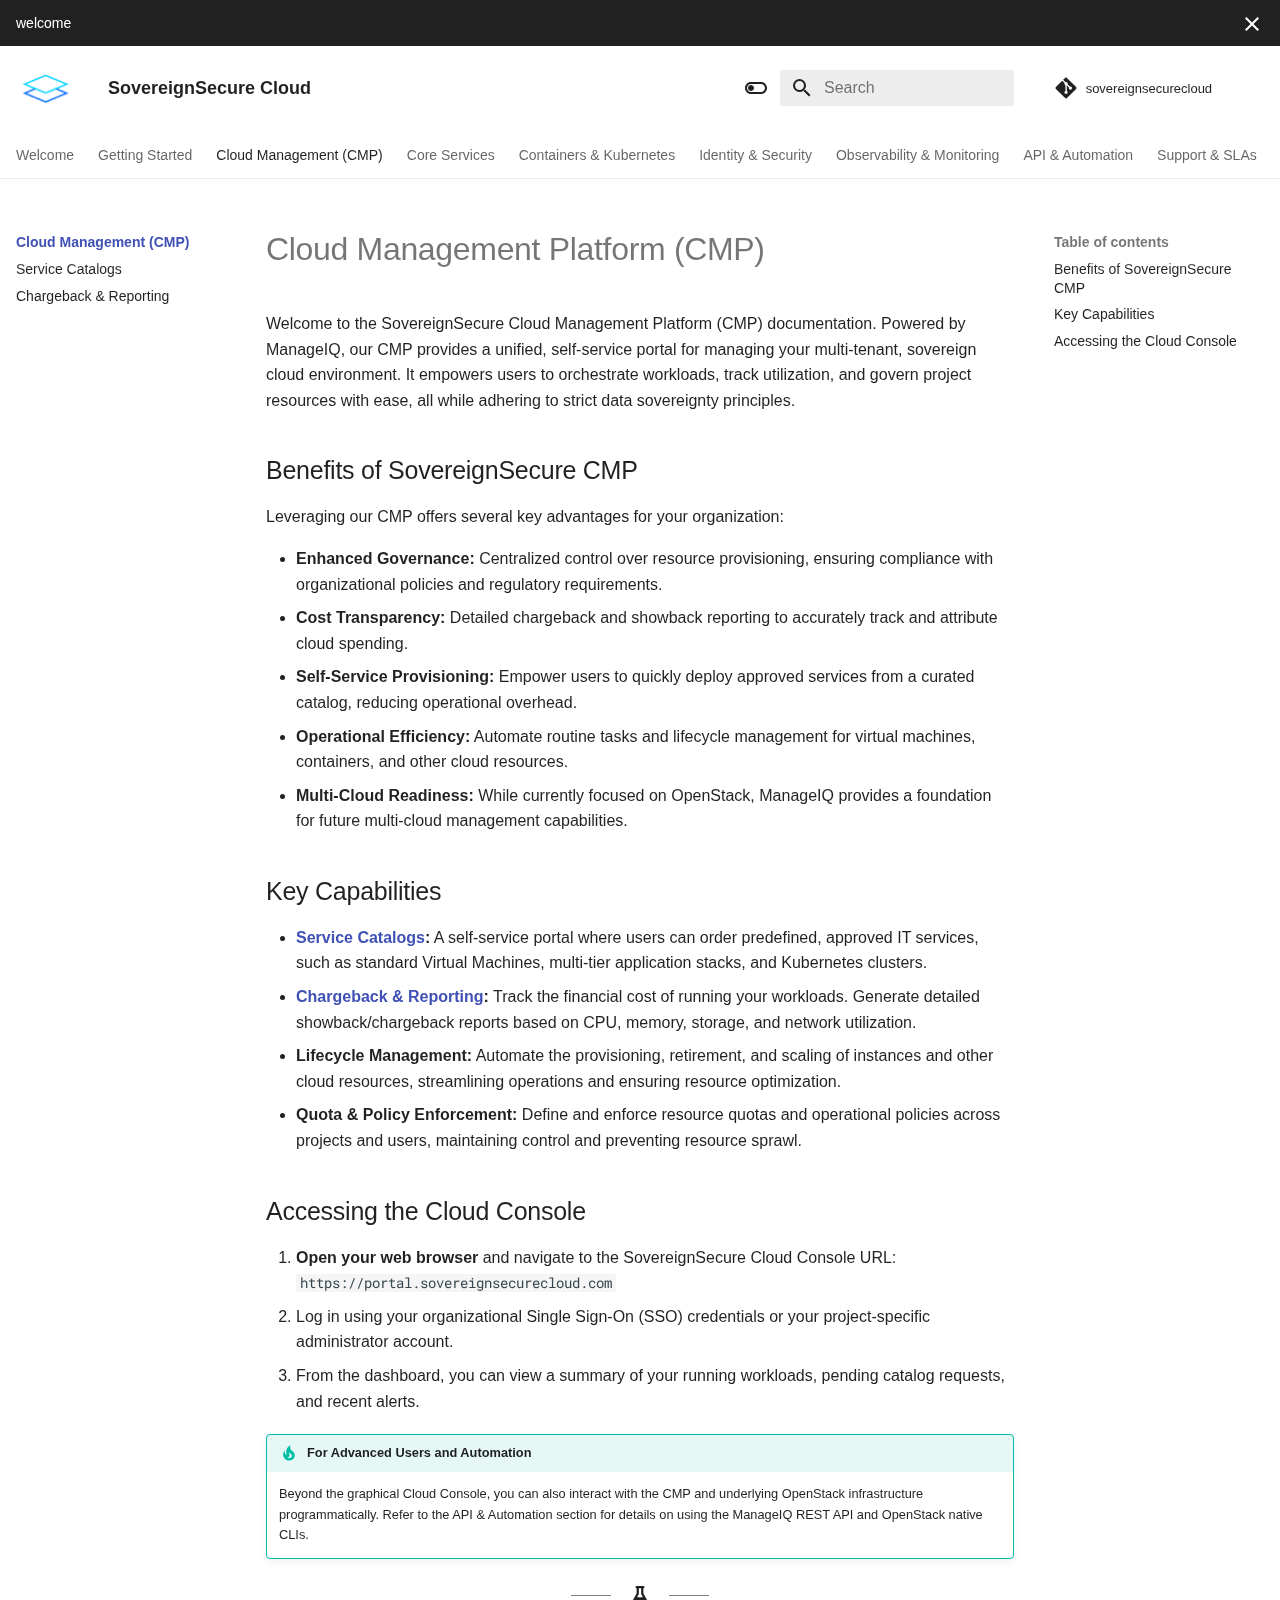
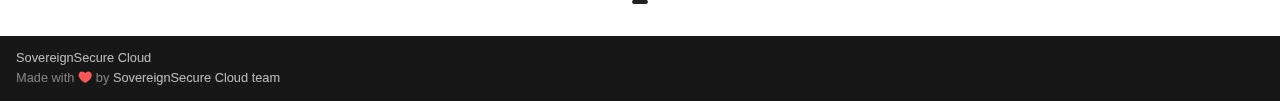
<file: cmp/index.html>
<!doctype html>
<html lang="en" class="no-js">
  <head>
    
      <meta charset="utf-8">
      <meta name="viewport" content="width=device-width,initial-scale=1">
      
        <meta name="description" content="User Description for SovereignSecure Cloud">
      
      
        <meta name="author" content="kkramineni">
      
      
        <link rel="canonical" href="https://sovereignsecurecloud.com/cmp/">
      
      
        <link rel="prev" href="../quickstart/compliance/">
      
      
        <link rel="next" href="catalog/">
      
      
        
      
      
      <link rel="icon" href="../assets/logo.png">
      <meta name="generator" content="mkdocs-1.6.1, mkdocs-material-9.7.6">
    
    
      
        <title>Overview - SovereignSecure Cloud</title>
      
    
    
      <link rel="stylesheet" href="../assets/stylesheets/main.484c7ddc.min.css">
      
        
        <link rel="stylesheet" href="../assets/stylesheets/palette.ab4e12ef.min.css">
      
      


    
    
      
    
    
      
        
        
        <link rel="preconnect" href="https://fonts.gstatic.com" crossorigin>
        <link rel="stylesheet" href="https://fonts.googleapis.com/css?family=Google+Sans:300,300i,400,400i,700,700i%7CRoboto+Mono:400,400i,700,700i&display=fallback">
        <style>:root{--md-text-font:"Google Sans";--md-code-font:"Roboto Mono"}</style>
      
    
    
      <link rel="stylesheet" href="../custom/extra.css">
    
    <script>__md_scope=new URL("..",location),__md_hash=e=>[...e].reduce(((e,_)=>(e<<5)-e+_.charCodeAt(0)),0),__md_get=(e,_=localStorage,t=__md_scope)=>JSON.parse(_.getItem(t.pathname+"."+e)),__md_set=(e,_,t=localStorage,a=__md_scope)=>{try{t.setItem(a.pathname+"."+e,JSON.stringify(_))}catch(e){}}</script>
    
      

    
    

<!-- Determine title -->










  </head>
  
  
    
    
      
    
    
    
    
    <body dir="ltr" data-md-color-scheme="default" data-md-color-primary="white" data-md-color-accent="cyan">
  
    
    <input class="md-toggle" data-md-toggle="drawer" type="checkbox" id="__drawer" autocomplete="off">
    <input class="md-toggle" data-md-toggle="search" type="checkbox" id="__search" autocomplete="off">
    <label class="md-overlay" for="__drawer"></label>
    <div data-md-component="skip">
      
        
        <a href="#cloud-management-platform-cmp" class="md-skip">
          Skip to content
        </a>
      
    </div>
    <div data-md-component="announce">
      
        <aside class="md-banner">
          <div class="md-banner__inner md-grid md-typeset">
            
              <button class="md-banner__button md-icon" aria-label="Don't show this again">
                
                <svg xmlns="http://www.w3.org/2000/svg" viewBox="0 0 24 24"><path d="M19 6.41 17.59 5 12 10.59 6.41 5 5 6.41 10.59 12 5 17.59 6.41 19 12 13.41 17.59 19 19 17.59 13.41 12z"/></svg>
              </button>
            
            
  welcome


          </div>
          
            <script>var el=document.querySelector("[data-md-component=announce]");if(el){var content=el.querySelector(".md-typeset");__md_hash(content.innerHTML)===__md_get("__announce")&&(el.hidden=!0)}</script>
          
        </aside>
      
    </div>
    
    
      

<header class="md-header" data-md-component="header">
  <nav class="md-header__inner md-grid" aria-label="Header">
    <a href=".." title="SovereignSecure Cloud" class="md-header__button md-logo" aria-label="SovereignSecure Cloud" data-md-component="logo">
      
  <img src="../assets/logo.png" alt="logo">

    </a>
    <label class="md-header__button md-icon" for="__drawer">
      
      <svg xmlns="http://www.w3.org/2000/svg" viewBox="0 0 24 24"><path d="M3 6h18v2H3zm0 5h18v2H3zm0 5h18v2H3z"/></svg>
    </label>
    <div class="md-header__title" data-md-component="header-title">
      <div class="md-header__ellipsis">
        <div class="md-header__topic">
          <span class="md-ellipsis">
            SovereignSecure Cloud
          </span>
        </div>
        <div class="md-header__topic" data-md-component="header-topic">
          <span class="md-ellipsis">
            
              Overview
            
          </span>
        </div>
      </div>
    </div>
    
      
        <form class="md-header__option" data-md-component="palette">
  
    
    
    
    <input class="md-option" data-md-color-media="(prefers-color-scheme: light)" data-md-color-scheme="default" data-md-color-primary="white" data-md-color-accent="cyan"  aria-label="Switch to dark mode"  type="radio" name="__palette" id="__palette_0">
    
      <label class="md-header__button md-icon" title="Switch to dark mode" for="__palette_1" hidden>
        <svg xmlns="http://www.w3.org/2000/svg" viewBox="0 0 24 24"><path d="M17 6H7c-3.31 0-6 2.69-6 6s2.69 6 6 6h10c3.31 0 6-2.69 6-6s-2.69-6-6-6m0 10H7c-2.21 0-4-1.79-4-4s1.79-4 4-4h10c2.21 0 4 1.79 4 4s-1.79 4-4 4M7 9c-1.66 0-3 1.34-3 3s1.34 3 3 3 3-1.34 3-3-1.34-3-3-3"/></svg>
      </label>
    
  
    
    
    
    <input class="md-option" data-md-color-media="(prefers-color-scheme: dark)" data-md-color-scheme="slate" data-md-color-primary="black" data-md-color-accent="cyan"  aria-label="Switch to light mode"  type="radio" name="__palette" id="__palette_1">
    
      <label class="md-header__button md-icon" title="Switch to light mode" for="__palette_0" hidden>
        <svg xmlns="http://www.w3.org/2000/svg" viewBox="0 0 24 24"><path d="M17 7H7a5 5 0 0 0-5 5 5 5 0 0 0 5 5h10a5 5 0 0 0 5-5 5 5 0 0 0-5-5m0 8a3 3 0 0 1-3-3 3 3 0 0 1 3-3 3 3 0 0 1 3 3 3 3 0 0 1-3 3"/></svg>
      </label>
    
  
</form>
      
    
    
      <script>var palette=__md_get("__palette");if(palette&&palette.color){if("(prefers-color-scheme)"===palette.color.media){var media=matchMedia("(prefers-color-scheme: light)"),input=document.querySelector(media.matches?"[data-md-color-media='(prefers-color-scheme: light)']":"[data-md-color-media='(prefers-color-scheme: dark)']");palette.color.media=input.getAttribute("data-md-color-media"),palette.color.scheme=input.getAttribute("data-md-color-scheme"),palette.color.primary=input.getAttribute("data-md-color-primary"),palette.color.accent=input.getAttribute("data-md-color-accent")}for(var[key,value]of Object.entries(palette.color))document.body.setAttribute("data-md-color-"+key,value)}</script>
    
    
    
      
      
        <label class="md-header__button md-icon" for="__search">
          
          <svg xmlns="http://www.w3.org/2000/svg" viewBox="0 0 24 24"><path d="M9.5 3A6.5 6.5 0 0 1 16 9.5c0 1.61-.59 3.09-1.56 4.23l.27.27h.79l5 5-1.5 1.5-5-5v-.79l-.27-.27A6.52 6.52 0 0 1 9.5 16 6.5 6.5 0 0 1 3 9.5 6.5 6.5 0 0 1 9.5 3m0 2C7 5 5 7 5 9.5S7 14 9.5 14 14 12 14 9.5 12 5 9.5 5"/></svg>
        </label>
        <div class="md-search" data-md-component="search" role="dialog">
  <label class="md-search__overlay" for="__search"></label>
  <div class="md-search__inner" role="search">
    <form class="md-search__form" name="search">
      <input type="text" class="md-search__input" name="query" aria-label="Search" placeholder="Search" autocapitalize="off" autocorrect="off" autocomplete="off" spellcheck="false" data-md-component="search-query" required>
      <label class="md-search__icon md-icon" for="__search">
        
        <svg xmlns="http://www.w3.org/2000/svg" viewBox="0 0 24 24"><path d="M9.5 3A6.5 6.5 0 0 1 16 9.5c0 1.61-.59 3.09-1.56 4.23l.27.27h.79l5 5-1.5 1.5-5-5v-.79l-.27-.27A6.52 6.52 0 0 1 9.5 16 6.5 6.5 0 0 1 3 9.5 6.5 6.5 0 0 1 9.5 3m0 2C7 5 5 7 5 9.5S7 14 9.5 14 14 12 14 9.5 12 5 9.5 5"/></svg>
        
        <svg xmlns="http://www.w3.org/2000/svg" viewBox="0 0 256 512"><!--! Font Awesome Free 7.1.0 by @fontawesome - https://fontawesome.com License - https://fontawesome.com/license/free (Icons: CC BY 4.0, Fonts: SIL OFL 1.1, Code: MIT License) Copyright 2025 Fonticons, Inc.--><path d="M9.4 233.4c-12.5 12.5-12.5 32.8 0 45.3l160 160c12.5 12.5 32.8 12.5 45.3 0s12.5-32.8 0-45.3L77.3 256l137.3-137.4c12.5-12.5 12.5-32.8 0-45.3s-32.8-12.5-45.3 0l-160 160z"/></svg>
      </label>
      <nav class="md-search__options" aria-label="Search">
        
        <button type="reset" class="md-search__icon md-icon" title="Clear" aria-label="Clear" tabindex="-1">
          
          <svg xmlns="http://www.w3.org/2000/svg" viewBox="0 0 24 24"><path d="M19 6.41 17.59 5 12 10.59 6.41 5 5 6.41 10.59 12 5 17.59 6.41 19 12 13.41 17.59 19 19 17.59 13.41 12z"/></svg>
        </button>
      </nav>
      
        <div class="md-search__suggest" data-md-component="search-suggest"></div>
      
    </form>
    <div class="md-search__output">
      <div class="md-search__scrollwrap" tabindex="0" data-md-scrollfix>
        <div class="md-search-result" data-md-component="search-result">
          <div class="md-search-result__meta">
            Initializing search
          </div>
          <ol class="md-search-result__list" role="presentation"></ol>
        </div>
      </div>
    </div>
  </div>
</div>
      
    
    
      <div class="md-header__source">
        <a href="https://github.com/sovereignsecurecloud/sovereignsecurecloud.github.io" title="Go to repository" class="md-source" data-md-component="source">
  <div class="md-source__icon md-icon">
    
    <svg xmlns="http://www.w3.org/2000/svg" viewBox="0 0 448 512"><!--! Font Awesome Free 7.1.0 by @fontawesome - https://fontawesome.com License - https://fontawesome.com/license/free (Icons: CC BY 4.0, Fonts: SIL OFL 1.1, Code: MIT License) Copyright 2025 Fonticons, Inc.--><path d="M439.6 236.1 244 40.5c-5.4-5.5-12.8-8.5-20.4-8.5s-15 3-20.4 8.4L162.5 81l51.5 51.5c27.1-9.1 52.7 16.8 43.4 43.7l49.7 49.7c34.2-11.8 61.2 31 35.5 56.7-26.5 26.5-70.2-2.9-56-37.3L240.3 199v121.9c25.3 12.5 22.3 41.8 9.1 55-6.4 6.4-15.2 10.1-24.3 10.1s-17.8-3.6-24.3-10.1c-17.6-17.6-11.1-46.9 11.2-56v-123c-20.8-8.5-24.6-30.7-18.6-45L142.6 101 8.5 235.1C3 240.6 0 247.9 0 255.5s3 15 8.5 20.4l195.6 195.7c5.4 5.4 12.7 8.4 20.4 8.4s15-3 20.4-8.4l194.7-194.7c5.4-5.4 8.4-12.8 8.4-20.4s-3-15-8.4-20.4"/></svg>
  </div>
  <div class="md-source__repository">
    sovereignsecurecloud
  </div>
</a>
      </div>
    
  </nav>
  
</header>
    
    <div class="md-container" data-md-component="container">
      
      
        
          
            
<nav class="md-tabs" aria-label="Tabs" data-md-component="tabs">
  <div class="md-grid">
    <ul class="md-tabs__list">
      
        
  
  
  
  
    <li class="md-tabs__item">
      <a href=".." class="md-tabs__link">
        
  
  
    
  
  Welcome

      </a>
    </li>
  

      
        
  
  
  
  
    
    
      <li class="md-tabs__item">
        <a href="../quickstart/" class="md-tabs__link">
          
  
  
    
  
  Getting Started

        </a>
      </li>
    
  

      
        
  
  
  
    
  
  
    
    
      <li class="md-tabs__item md-tabs__item--active">
        <a href="./" class="md-tabs__link">
          
  
  
    
  
  Cloud Management (CMP)

        </a>
      </li>
    
  

      
        
  
  
  
  
    
    
      
  
  
  
  
    
    
      <li class="md-tabs__item">
        <a href="../compute/" class="md-tabs__link">
          
  
  
    
  
  Core Services

        </a>
      </li>
    
  

    
  

      
        
  
  
  
  
    
    
      <li class="md-tabs__item">
        <a href="../kubernetes/" class="md-tabs__link">
          
  
  
    
  
  Containers & Kubernetes

        </a>
      </li>
    
  

      
        
  
  
  
  
    
    
      <li class="md-tabs__item">
        <a href="../identity/" class="md-tabs__link">
          
  
  
    
  
  Identity & Security

        </a>
      </li>
    
  

      
        
  
  
  
  
    
    
      <li class="md-tabs__item">
        <a href="../observability/" class="md-tabs__link">
          
  
  
    
  
  Observability & Monitoring

        </a>
      </li>
    
  

      
        
  
  
  
  
    
    
      <li class="md-tabs__item">
        <a href="../api/" class="md-tabs__link">
          
  
  
    
  
  API & Automation

        </a>
      </li>
    
  

      
        
  
  
  
  
    
    
      <li class="md-tabs__item">
        <a href="../support/" class="md-tabs__link">
          
  
  
    
  
  Support & SLAs

        </a>
      </li>
    
  

      
    </ul>
  </div>
</nav>
          
        
      
      <main class="md-main" data-md-component="main">
        <div class="md-main__inner md-grid">
          
            
              
              <div class="md-sidebar md-sidebar--primary" data-md-component="sidebar" data-md-type="navigation" >
                <div class="md-sidebar__scrollwrap">
                  <div class="md-sidebar__inner">
                    


  


<nav class="md-nav md-nav--primary md-nav--lifted" aria-label="Navigation" data-md-level="0">
  <label class="md-nav__title" for="__drawer">
    <a href=".." title="SovereignSecure Cloud" class="md-nav__button md-logo" aria-label="SovereignSecure Cloud" data-md-component="logo">
      
  <img src="../assets/logo.png" alt="logo">

    </a>
    SovereignSecure Cloud
  </label>
  
    <div class="md-nav__source">
      <a href="https://github.com/sovereignsecurecloud/sovereignsecurecloud.github.io" title="Go to repository" class="md-source" data-md-component="source">
  <div class="md-source__icon md-icon">
    
    <svg xmlns="http://www.w3.org/2000/svg" viewBox="0 0 448 512"><!--! Font Awesome Free 7.1.0 by @fontawesome - https://fontawesome.com License - https://fontawesome.com/license/free (Icons: CC BY 4.0, Fonts: SIL OFL 1.1, Code: MIT License) Copyright 2025 Fonticons, Inc.--><path d="M439.6 236.1 244 40.5c-5.4-5.5-12.8-8.5-20.4-8.5s-15 3-20.4 8.4L162.5 81l51.5 51.5c27.1-9.1 52.7 16.8 43.4 43.7l49.7 49.7c34.2-11.8 61.2 31 35.5 56.7-26.5 26.5-70.2-2.9-56-37.3L240.3 199v121.9c25.3 12.5 22.3 41.8 9.1 55-6.4 6.4-15.2 10.1-24.3 10.1s-17.8-3.6-24.3-10.1c-17.6-17.6-11.1-46.9 11.2-56v-123c-20.8-8.5-24.6-30.7-18.6-45L142.6 101 8.5 235.1C3 240.6 0 247.9 0 255.5s3 15 8.5 20.4l195.6 195.7c5.4 5.4 12.7 8.4 20.4 8.4s15-3 20.4-8.4l194.7-194.7c5.4-5.4 8.4-12.8 8.4-20.4s-3-15-8.4-20.4"/></svg>
  </div>
  <div class="md-source__repository">
    sovereignsecurecloud
  </div>
</a>
    </div>
  
  <ul class="md-nav__list" data-md-scrollfix>
    
      
      
  
  
  
  
    <li class="md-nav__item">
      <a href=".." class="md-nav__link">
        
  
  
  <span class="md-ellipsis">
    
  
    Welcome
  

    
  </span>
  
  

      </a>
    </li>
  

    
      
      
  
  
  
  
    
    
      
        
          
        
      
        
      
        
      
    
    
    
      
      
    
    
    <li class="md-nav__item md-nav__item--nested">
      
        
        
        <input class="md-nav__toggle md-toggle " type="checkbox" id="__nav_2" >
        
          
          <div class="md-nav__link md-nav__container">
            <a href="../quickstart/" class="md-nav__link ">
              
  
  
  <span class="md-ellipsis">
    
  
    Getting Started
  

    
  </span>
  
  

            </a>
            
              
              <label class="md-nav__link " for="__nav_2" id="__nav_2_label" tabindex="0">
                <span class="md-nav__icon md-icon"></span>
              </label>
            
          </div>
        
        <nav class="md-nav" data-md-level="1" aria-labelledby="__nav_2_label" aria-expanded="false">
          <label class="md-nav__title" for="__nav_2">
            <span class="md-nav__icon md-icon"></span>
            
  
    Getting Started
  

          </label>
          <ul class="md-nav__list" data-md-scrollfix>
            
              
            
              
                
  
  
  
  
    <li class="md-nav__item">
      <a href="../quickstart/login/" class="md-nav__link">
        
  
  
  <span class="md-ellipsis">
    
  
    Access & Client Setup
  

    
  </span>
  
  

      </a>
    </li>
  

              
            
              
                
  
  
  
  
    <li class="md-nav__item">
      <a href="../quickstart/compliance/" class="md-nav__link">
        
  
  
  <span class="md-ellipsis">
    
  
    Compliance & Sovereignty
  

    
  </span>
  
  

      </a>
    </li>
  

              
            
          </ul>
        </nav>
      
    </li>
  

    
      
      
  
  
    
  
  
  
    
    
      
        
          
        
      
        
      
        
      
    
    
    
      
        
        
      
      
    
    
    <li class="md-nav__item md-nav__item--active md-nav__item--section md-nav__item--nested">
      
        
        
        <input class="md-nav__toggle md-toggle " type="checkbox" id="__nav_3" checked>
        
          
          <div class="md-nav__link md-nav__container">
            <a href="./" class="md-nav__link md-nav__link--active">
              
  
  
  <span class="md-ellipsis">
    
  
    Cloud Management (CMP)
  

    
  </span>
  
  

            </a>
            
              
              <label class="md-nav__link md-nav__link--active" for="__nav_3" id="__nav_3_label" tabindex="">
                <span class="md-nav__icon md-icon"></span>
              </label>
            
          </div>
        
        <nav class="md-nav" data-md-level="1" aria-labelledby="__nav_3_label" aria-expanded="true">
          <label class="md-nav__title" for="__nav_3">
            <span class="md-nav__icon md-icon"></span>
            
  
    Cloud Management (CMP)
  

          </label>
          <ul class="md-nav__list" data-md-scrollfix>
            
              
            
              
                
  
  
  
  
    <li class="md-nav__item">
      <a href="catalog/" class="md-nav__link">
        
  
  
  <span class="md-ellipsis">
    
  
    Service Catalogs
  

    
  </span>
  
  

      </a>
    </li>
  

              
            
              
                
  
  
  
  
    <li class="md-nav__item">
      <a href="reporting/" class="md-nav__link">
        
  
  
  <span class="md-ellipsis">
    
  
    Chargeback & Reporting
  

    
  </span>
  
  

      </a>
    </li>
  

              
            
          </ul>
        </nav>
      
    </li>
  

    
      
      
  
  
  
  
    
    
      
        
      
        
      
        
      
    
    
    
      
      
    
    
    <li class="md-nav__item md-nav__item--nested">
      
        
        
        <input class="md-nav__toggle md-toggle " type="checkbox" id="__nav_4" >
        
          
          <label class="md-nav__link" for="__nav_4" id="__nav_4_label" tabindex="0">
            
  
  
  <span class="md-ellipsis">
    
  
    Core Services
  

    
  </span>
  
  

            <span class="md-nav__icon md-icon"></span>
          </label>
        
        <nav class="md-nav" data-md-level="1" aria-labelledby="__nav_4_label" aria-expanded="false">
          <label class="md-nav__title" for="__nav_4">
            <span class="md-nav__icon md-icon"></span>
            
  
    Core Services
  

          </label>
          <ul class="md-nav__list" data-md-scrollfix>
            
              
                
  
  
  
  
    
    
      
        
          
        
      
        
      
        
      
        
      
        
      
        
      
        
      
        
      
    
    
    
      
      
    
    
    <li class="md-nav__item md-nav__item--nested">
      
        
        
        <input class="md-nav__toggle md-toggle " type="checkbox" id="__nav_4_1" >
        
          
          <div class="md-nav__link md-nav__container">
            <a href="../compute/" class="md-nav__link ">
              
  
  
  <span class="md-ellipsis">
    
  
    Compute
  

    
  </span>
  
  

            </a>
            
              
              <label class="md-nav__link " for="__nav_4_1" id="__nav_4_1_label" tabindex="0">
                <span class="md-nav__icon md-icon"></span>
              </label>
            
          </div>
        
        <nav class="md-nav" data-md-level="2" aria-labelledby="__nav_4_1_label" aria-expanded="false">
          <label class="md-nav__title" for="__nav_4_1">
            <span class="md-nav__icon md-icon"></span>
            
  
    Compute
  

          </label>
          <ul class="md-nav__list" data-md-scrollfix>
            
              
            
              
                
  
  
  
  
    <li class="md-nav__item">
      <a href="../compute/openstack/" class="md-nav__link">
        
  
  
  <span class="md-ellipsis">
    
  
    OpenStack IaaS
  

    
  </span>
  
  

      </a>
    </li>
  

              
            
              
                
  
  
  
  
    <li class="md-nav__item">
      <a href="../compute/instance/" class="md-nav__link">
        
  
  
  <span class="md-ellipsis">
    
  
    Instances
  

    
  </span>
  
  

      </a>
    </li>
  

              
            
              
                
  
  
  
  
    <li class="md-nav__item">
      <a href="../compute/instance_user/" class="md-nav__link">
        
  
  
  <span class="md-ellipsis">
    
  
    Instance User Guide
  

    
  </span>
  
  

      </a>
    </li>
  

              
            
              
                
  
  
  
  
    <li class="md-nav__item">
      <a href="../compute/gpu_instance/" class="md-nav__link">
        
  
  
  <span class="md-ellipsis">
    
  
    GPU Instances
  

    
  </span>
  
  

      </a>
    </li>
  

              
            
              
                
  
  
  
  
    <li class="md-nav__item">
      <a href="../compute/bmaas/" class="md-nav__link">
        
  
  
  <span class="md-ellipsis">
    
  
    Bare Metal (BMaaS)
  

    
  </span>
  
  

      </a>
    </li>
  

              
            
              
                
  
  
  
  
    <li class="md-nav__item">
      <a href="../compute/image/" class="md-nav__link">
        
  
  
  <span class="md-ellipsis">
    
  
    Images
  

    
  </span>
  
  

      </a>
    </li>
  

              
            
              
                
  
  
  
  
    <li class="md-nav__item">
      <a href="../compute/keypair/" class="md-nav__link">
        
  
  
  <span class="md-ellipsis">
    
  
    Key Pairs
  

    
  </span>
  
  

      </a>
    </li>
  

              
            
          </ul>
        </nav>
      
    </li>
  

              
            
              
                
  
  
  
  
    
    
      
        
          
        
      
        
      
        
      
        
      
        
      
    
    
    
      
      
    
    
    <li class="md-nav__item md-nav__item--nested">
      
        
        
        <input class="md-nav__toggle md-toggle " type="checkbox" id="__nav_4_2" >
        
          
          <div class="md-nav__link md-nav__container">
            <a href="../storage/" class="md-nav__link ">
              
  
  
  <span class="md-ellipsis">
    
  
    Storage
  

    
  </span>
  
  

            </a>
            
              
              <label class="md-nav__link " for="__nav_4_2" id="__nav_4_2_label" tabindex="0">
                <span class="md-nav__icon md-icon"></span>
              </label>
            
          </div>
        
        <nav class="md-nav" data-md-level="2" aria-labelledby="__nav_4_2_label" aria-expanded="false">
          <label class="md-nav__title" for="__nav_4_2">
            <span class="md-nav__icon md-icon"></span>
            
  
    Storage
  

          </label>
          <ul class="md-nav__list" data-md-scrollfix>
            
              
            
              
                
  
  
  
  
    <li class="md-nav__item">
      <a href="../storage/ceph/" class="md-nav__link">
        
  
  
  <span class="md-ellipsis">
    
  
    Ceph SDS
  

    
  </span>
  
  

      </a>
    </li>
  

              
            
              
                
  
  
  
  
    <li class="md-nav__item">
      <a href="../storage/block_storage/" class="md-nav__link">
        
  
  
  <span class="md-ellipsis">
    
  
    Block Storage
  

    
  </span>
  
  

      </a>
    </li>
  

              
            
              
                
  
  
  
  
    <li class="md-nav__item">
      <a href="../storage/object_storage/" class="md-nav__link">
        
  
  
  <span class="md-ellipsis">
    
  
    Object Storage
  

    
  </span>
  
  

      </a>
    </li>
  

              
            
              
                
  
  
  
  
    <li class="md-nav__item">
      <a href="../storage/file_storage/" class="md-nav__link">
        
  
  
  <span class="md-ellipsis">
    
  
    Shared File Storage
  

    
  </span>
  
  

      </a>
    </li>
  

              
            
          </ul>
        </nav>
      
    </li>
  

              
            
              
                
  
  
  
  
    
    
      
        
          
        
      
        
      
        
      
        
      
        
      
        
      
        
      
    
    
    
      
      
    
    
    <li class="md-nav__item md-nav__item--nested">
      
        
        
        <input class="md-nav__toggle md-toggle " type="checkbox" id="__nav_4_3" >
        
          
          <div class="md-nav__link md-nav__container">
            <a href="../network/" class="md-nav__link ">
              
  
  
  <span class="md-ellipsis">
    
  
    Networking
  

    
  </span>
  
  

            </a>
            
              
              <label class="md-nav__link " for="__nav_4_3" id="__nav_4_3_label" tabindex="0">
                <span class="md-nav__icon md-icon"></span>
              </label>
            
          </div>
        
        <nav class="md-nav" data-md-level="2" aria-labelledby="__nav_4_3_label" aria-expanded="false">
          <label class="md-nav__title" for="__nav_4_3">
            <span class="md-nav__icon md-icon"></span>
            
  
    Networking
  

          </label>
          <ul class="md-nav__list" data-md-scrollfix>
            
              
            
              
                
  
  
  
  
    <li class="md-nav__item">
      <a href="../network/sdn/" class="md-nav__link">
        
  
  
  <span class="md-ellipsis">
    
  
    SDN (SONiC & OVN)
  

    
  </span>
  
  

      </a>
    </li>
  

              
            
              
                
  
  
  
  
    <li class="md-nav__item">
      <a href="../network/vpc/" class="md-nav__link">
        
  
  
  <span class="md-ellipsis">
    
  
    VPC & Subnets
  

    
  </span>
  
  

      </a>
    </li>
  

              
            
              
                
  
  
  
  
    <li class="md-nav__item">
      <a href="../network/routers_fips/" class="md-nav__link">
        
  
  
  <span class="md-ellipsis">
    
  
    Routers & Floating IPs
  

    
  </span>
  
  

      </a>
    </li>
  

              
            
              
                
  
  
  
  
    <li class="md-nav__item">
      <a href="../network/security_group/" class="md-nav__link">
        
  
  
  <span class="md-ellipsis">
    
  
    Security Groups
  

    
  </span>
  
  

      </a>
    </li>
  

              
            
              
                
  
  
  
  
    <li class="md-nav__item">
      <a href="../network/load_balancer/" class="md-nav__link">
        
  
  
  <span class="md-ellipsis">
    
  
    Load Balancers
  

    
  </span>
  
  

      </a>
    </li>
  

              
            
              
                
  
  
  
  
    <li class="md-nav__item">
      <a href="../network/vpn_direct_connect/" class="md-nav__link">
        
  
  
  <span class="md-ellipsis">
    
  
    VPN & Direct Connect
  

    
  </span>
  
  

      </a>
    </li>
  

              
            
          </ul>
        </nav>
      
    </li>
  

              
            
          </ul>
        </nav>
      
    </li>
  

    
      
      
  
  
  
  
    
    
      
        
          
        
      
        
      
        
      
        
      
    
    
    
      
      
    
    
    <li class="md-nav__item md-nav__item--nested">
      
        
        
        <input class="md-nav__toggle md-toggle " type="checkbox" id="__nav_5" >
        
          
          <div class="md-nav__link md-nav__container">
            <a href="../kubernetes/" class="md-nav__link ">
              
  
  
  <span class="md-ellipsis">
    
  
    Containers & Kubernetes
  

    
  </span>
  
  

            </a>
            
              
              <label class="md-nav__link " for="__nav_5" id="__nav_5_label" tabindex="0">
                <span class="md-nav__icon md-icon"></span>
              </label>
            
          </div>
        
        <nav class="md-nav" data-md-level="1" aria-labelledby="__nav_5_label" aria-expanded="false">
          <label class="md-nav__title" for="__nav_5">
            <span class="md-nav__icon md-icon"></span>
            
  
    Containers & Kubernetes
  

          </label>
          <ul class="md-nav__list" data-md-scrollfix>
            
              
            
              
                
  
  
  
  
    <li class="md-nav__item">
      <a href="../kubernetes/k3s/" class="md-nav__link">
        
  
  
  <span class="md-ellipsis">
    
  
    K3s Kubernetes
  

    
  </span>
  
  

      </a>
    </li>
  

              
            
              
                
  
  
  
  
    <li class="md-nav__item">
      <a href="../kubernetes/kaas/" class="md-nav__link">
        
  
  
  <span class="md-ellipsis">
    
  
    KaaS (Cluster API)
  

    
  </span>
  
  

      </a>
    </li>
  

              
            
              
                
  
  
  
  
    <li class="md-nav__item">
      <a href="../kubernetes/clusters/" class="md-nav__link">
        
  
  
  <span class="md-ellipsis">
    
  
    Deploying Clusters
  

    
  </span>
  
  

      </a>
    </li>
  

              
            
          </ul>
        </nav>
      
    </li>
  

    
      
      
  
  
  
  
    
    
      
        
          
        
      
        
      
        
      
        
      
        
      
        
      
        
      
    
    
    
      
      
    
    
    <li class="md-nav__item md-nav__item--nested">
      
        
        
        <input class="md-nav__toggle md-toggle " type="checkbox" id="__nav_6" >
        
          
          <div class="md-nav__link md-nav__container">
            <a href="../identity/" class="md-nav__link ">
              
  
  
  <span class="md-ellipsis">
    
  
    Identity & Security
  

    
  </span>
  
  

            </a>
            
              
              <label class="md-nav__link " for="__nav_6" id="__nav_6_label" tabindex="0">
                <span class="md-nav__icon md-icon"></span>
              </label>
            
          </div>
        
        <nav class="md-nav" data-md-level="1" aria-labelledby="__nav_6_label" aria-expanded="false">
          <label class="md-nav__title" for="__nav_6">
            <span class="md-nav__icon md-icon"></span>
            
  
    Identity & Security
  

          </label>
          <ul class="md-nav__list" data-md-scrollfix>
            
              
            
              
                
  
  
  
  
    <li class="md-nav__item">
      <a href="../identity/keycloak/" class="md-nav__link">
        
  
  
  <span class="md-ellipsis">
    
  
    Keycloak IAM
  

    
  </span>
  
  

      </a>
    </li>
  

              
            
              
                
  
  
  
  
    <li class="md-nav__item">
      <a href="../identity/projects/" class="md-nav__link">
        
  
  
  <span class="md-ellipsis">
    
  
    Users & Projects
  

    
  </span>
  
  

      </a>
    </li>
  

              
            
              
                
  
  
  
  
    <li class="md-nav__item">
      <a href="../identity/roles/" class="md-nav__link">
        
  
  
  <span class="md-ellipsis">
    
  
    Roles & Policies
  

    
  </span>
  
  

      </a>
    </li>
  

              
            
              
                
  
  
  
  
    <li class="md-nav__item">
      <a href="../identity/teleport/" class="md-nav__link">
        
  
  
  <span class="md-ellipsis">
    
  
    Teleport PAM
  

    
  </span>
  
  

      </a>
    </li>
  

              
            
              
                
  
  
  
  
    <li class="md-nav__item">
      <a href="../identity/wazuh/" class="md-nav__link">
        
  
  
  <span class="md-ellipsis">
    
  
    Wazuh SIEM
  

    
  </span>
  
  

      </a>
    </li>
  

              
            
              
                
  
  
  
  
    <li class="md-nav__item">
      <a href="../identity/kms/" class="md-nav__link">
        
  
  
  <span class="md-ellipsis">
    
  
    Key Management (KMS)
  

    
  </span>
  
  

      </a>
    </li>
  

              
            
          </ul>
        </nav>
      
    </li>
  

    
      
      
  
  
  
  
    
    
      
        
          
        
      
        
      
    
    
    
      
      
    
    
    <li class="md-nav__item md-nav__item--nested">
      
        
        
        <input class="md-nav__toggle md-toggle " type="checkbox" id="__nav_7" >
        
          
          <div class="md-nav__link md-nav__container">
            <a href="../observability/" class="md-nav__link ">
              
  
  
  <span class="md-ellipsis">
    
  
    Observability & Monitoring
  

    
  </span>
  
  

            </a>
            
              
              <label class="md-nav__link " for="__nav_7" id="__nav_7_label" tabindex="0">
                <span class="md-nav__icon md-icon"></span>
              </label>
            
          </div>
        
        <nav class="md-nav" data-md-level="1" aria-labelledby="__nav_7_label" aria-expanded="false">
          <label class="md-nav__title" for="__nav_7">
            <span class="md-nav__icon md-icon"></span>
            
  
    Observability & Monitoring
  

          </label>
          <ul class="md-nav__list" data-md-scrollfix>
            
              
            
              
                
  
  
  
  
    <li class="md-nav__item">
      <a href="../observability/prometheus_grafana/" class="md-nav__link">
        
  
  
  <span class="md-ellipsis">
    
  
    Prometheus & Grafana
  

    
  </span>
  
  

      </a>
    </li>
  

              
            
          </ul>
        </nav>
      
    </li>
  

    
      
      
  
  
  
  
    
    
      
        
          
        
      
        
      
        
      
    
    
    
      
      
    
    
    <li class="md-nav__item md-nav__item--nested">
      
        
        
        <input class="md-nav__toggle md-toggle " type="checkbox" id="__nav_8" >
        
          
          <div class="md-nav__link md-nav__container">
            <a href="../api/" class="md-nav__link ">
              
  
  
  <span class="md-ellipsis">
    
  
    API & Automation
  

    
  </span>
  
  

            </a>
            
              
              <label class="md-nav__link " for="__nav_8" id="__nav_8_label" tabindex="0">
                <span class="md-nav__icon md-icon"></span>
              </label>
            
          </div>
        
        <nav class="md-nav" data-md-level="1" aria-labelledby="__nav_8_label" aria-expanded="false">
          <label class="md-nav__title" for="__nav_8">
            <span class="md-nav__icon md-icon"></span>
            
  
    API & Automation
  

          </label>
          <ul class="md-nav__list" data-md-scrollfix>
            
              
            
              
                
  
  
  
  
    <li class="md-nav__item">
      <a href="../api/login/" class="md-nav__link">
        
  
  
  <span class="md-ellipsis">
    
  
    CLI Configuration
  

    
  </span>
  
  

      </a>
    </li>
  

              
            
              
                
  
  
  
  
    <li class="md-nav__item">
      <a href="../api/iac/" class="md-nav__link">
        
  
  
  <span class="md-ellipsis">
    
  
    Infrastructure as Code (IaC)
  

    
  </span>
  
  

      </a>
    </li>
  

              
            
          </ul>
        </nav>
      
    </li>
  

    
      
      
  
  
  
  
    
    
      
        
          
        
      
        
      
    
    
    
      
      
    
    
    <li class="md-nav__item md-nav__item--nested">
      
        
        
        <input class="md-nav__toggle md-toggle " type="checkbox" id="__nav_9" >
        
          
          <div class="md-nav__link md-nav__container">
            <a href="../support/" class="md-nav__link ">
              
  
  
  <span class="md-ellipsis">
    
  
    Support & SLAs
  

    
  </span>
  
  

            </a>
            
              
              <label class="md-nav__link " for="__nav_9" id="__nav_9_label" tabindex="0">
                <span class="md-nav__icon md-icon"></span>
              </label>
            
          </div>
        
        <nav class="md-nav" data-md-level="1" aria-labelledby="__nav_9_label" aria-expanded="false">
          <label class="md-nav__title" for="__nav_9">
            <span class="md-nav__icon md-icon"></span>
            
  
    Support & SLAs
  

          </label>
          <ul class="md-nav__list" data-md-scrollfix>
            
              
            
              
                
  
  
  
  
    <li class="md-nav__item">
      <a href="../support/sla/" class="md-nav__link">
        
  
  
  <span class="md-ellipsis">
    
  
    Service Level Agreements
  

    
  </span>
  
  

      </a>
    </li>
  

              
            
          </ul>
        </nav>
      
    </li>
  

    
  </ul>
</nav>
                  </div>
                </div>
              </div>
            
            
              
              <div class="md-sidebar md-sidebar--secondary" data-md-component="sidebar" data-md-type="toc" >
                <div class="md-sidebar__scrollwrap">
                  <div class="md-sidebar__inner">
                    

<nav class="md-nav md-nav--secondary" aria-label="Table of contents">
  
  
  
    
  
  
    <label class="md-nav__title" for="__toc">
      <span class="md-nav__icon md-icon"></span>
      Table of contents
    </label>
    <ul class="md-nav__list" data-md-component="toc" data-md-scrollfix>
      
        <li class="md-nav__item">
  <a href="#benefits-of-sovereignsecure-cmp" class="md-nav__link">
    <span class="md-ellipsis">
      
        Benefits of SovereignSecure CMP
      
    </span>
  </a>
  
</li>
      
        <li class="md-nav__item">
  <a href="#key-capabilities" class="md-nav__link">
    <span class="md-ellipsis">
      
        Key Capabilities
      
    </span>
  </a>
  
</li>
      
        <li class="md-nav__item">
  <a href="#accessing-the-cloud-console" class="md-nav__link">
    <span class="md-ellipsis">
      
        Accessing the Cloud Console
      
    </span>
  </a>
  
</li>
      
    </ul>
  
</nav>
                  </div>
                </div>
              </div>
            
          
          
            <div class="md-content" data-md-component="content">
              
              <article class="md-content__inner md-typeset">
                

                  


  
  


<h1 id="cloud-management-platform-cmp">Cloud Management Platform (CMP)<a class="headerlink" href="#cloud-management-platform-cmp" title="Permanent link">#</a></h1>
<p>Welcome to the SovereignSecure Cloud Management Platform (CMP) documentation. Powered by ManageIQ, our CMP provides a unified, self-service portal for managing your multi-tenant, sovereign cloud environment. 
It empowers users to orchestrate workloads, track utilization, and govern project resources with ease, all while adhering to strict data sovereignty principles.</p>
<h2 id="benefits-of-sovereignsecure-cmp">Benefits of SovereignSecure CMP<a class="headerlink" href="#benefits-of-sovereignsecure-cmp" title="Permanent link">#</a></h2>
<p>Leveraging our CMP offers several key advantages for your organization:</p>
<ul>
<li><strong>Enhanced Governance:</strong> Centralized control over resource provisioning, ensuring compliance with organizational policies and regulatory requirements.</li>
<li><strong>Cost Transparency:</strong> Detailed chargeback and showback reporting to accurately track and attribute cloud spending.</li>
<li><strong>Self-Service Provisioning:</strong> Empower users to quickly deploy approved services from a curated catalog, reducing operational overhead.</li>
<li><strong>Operational Efficiency:</strong> Automate routine tasks and lifecycle management for virtual machines, containers, and other cloud resources.</li>
<li><strong>Multi-Cloud Readiness:</strong> While currently focused on OpenStack, ManageIQ provides a foundation for future multi-cloud management capabilities.</li>
</ul>
<h2 id="key-capabilities">Key Capabilities<a class="headerlink" href="#key-capabilities" title="Permanent link">#</a></h2>
<ul>
<li><strong><a href="catalog/">Service Catalogs</a>:</strong> A self-service portal where users can order predefined, approved IT services, such as standard Virtual Machines, multi-tier application stacks, and Kubernetes clusters.</li>
<li><strong><a href="reporting/">Chargeback &amp; Reporting</a>:</strong> Track the financial cost of running your workloads. Generate detailed showback/chargeback reports based on CPU, memory, storage, and network utilization.</li>
<li><strong>Lifecycle Management:</strong> Automate the provisioning, retirement, and scaling of instances and other cloud resources, streamlining operations and ensuring resource optimization.</li>
<li><strong>Quota &amp; Policy Enforcement:</strong> Define and enforce resource quotas and operational policies across projects and users, maintaining control and preventing resource sprawl.</li>
</ul>
<h2 id="accessing-the-cloud-console">Accessing the Cloud Console<a class="headerlink" href="#accessing-the-cloud-console" title="Permanent link">#</a></h2>
<ol>
<li><strong>Open your web browser</strong> and navigate to the SovereignSecure Cloud Console URL: <code>https://portal.sovereignsecurecloud.com</code></li>
<li>Log in using your organizational Single Sign-On (SSO) credentials or your project-specific administrator account.</li>
<li>From the dashboard, you can view a summary of your running workloads, pending catalog requests, and recent alerts.</li>
</ol>
<div class="admonition tip">
<p class="admonition-title">For Advanced Users and Automation</p>
<p>Beyond the graphical Cloud Console, you can also interact with the CMP and underlying OpenStack infrastructure programmatically. Refer to the API &amp; Automation section for details on using the ManageIQ REST API and OpenStack native CLIs.</p>
</div>












                

<!-- Content footer -->
<footer class="mdx-content__footer md-typeset">

    <hr />
    <span class="twemoji">
        <svg xmlns="http://www.w3.org/2000/svg" viewBox="0 0 448 512"><!--! Font Awesome Free 7.1.0 by @fontawesome - https://fontawesome.com License - https://fontawesome.com/license/free (Icons: CC BY 4.0, Fonts: SIL OFL 1.1, Code: MIT License) Copyright 2025 Fonticons, Inc.--><path d="M288 0H128c-17.7 0-32 14.3-32 32s14.3 32 32 32v151.5L7.5 426.3C2.6 435 0 444.7 0 454.7 0 486.4 25.6 512 57.3 512h333.4c31.6 0 57.3-25.6 57.3-57.3 0-10-2.6-19.8-7.5-28.4L320 215.5V64c17.7 0 32-14.3 32-32S337.7 0 320 0zm-96 215.5V64h64v151.5c0 11.1 2.9 22.1 8.4 31.8L306 320H142l41.6-72.7c5.5-9.7 8.4-20.6 8.4-31.8"/></svg>
    </span>
    <hr />

</footer>

              </article>
            </div>
          
          
<script>var target=document.getElementById(location.hash.slice(1));target&&target.name&&(target.checked=target.name.startsWith("__tabbed_"))</script>
        </div>
        
          <button type="button" class="md-top md-icon" data-md-component="top" hidden>
  
  <svg xmlns="http://www.w3.org/2000/svg" viewBox="0 0 24 24"><path d="M13 20h-2V8l-5.5 5.5-1.42-1.42L12 4.16l7.92 7.92-1.42 1.42L13 8z"/></svg>
  Back to top
</button>
        
      </main>
      
        <footer class="md-footer">
  
  <div class="md-footer-meta md-typeset">
    <div class="md-footer-meta__inner md-grid">
      <div class="md-copyright">
    
    <div class="md-copyright__highlight">
        SovereignSecure Cloud
    </div>
    
    
    Made with
    <span class="twemoji heart">
        <svg xmlns="http://www.w3.org/2000/svg" width="24" height="24" viewBox="0 0 24 24"><path fill="#f95858" d="M14 20.408c-.492.308-.903.546-1.192.709c-.153.086-.308.17-.463.252h-.002a.75.75 0 0 1-.686 0a16.709 16.709 0 0 1-.465-.252a31.147 31.147 0 0 1-4.803-3.34C3.8 15.572 1 12.331 1 8.513C1 5.052 3.829 2.5 6.736 2.5C9.03 2.5 10.881 3.726 12 5.605C13.12 3.726 14.97 2.5 17.264 2.5C20.17 2.5 23 5.052 23 8.514c0 3.818-2.801 7.06-5.389 9.262A31.146 31.146 0 0 1 14 20.408"/></svg>
    </span> by
    <a href="https://github.com/sovereignsecurecloud/sovereignsecurecloud.github.io" target="_blank" rel="noopener">
        SovereignSecure Cloud team
    </a>
    
</div>
      
    </div>
  </div>
</footer>
      
    </div>
    <div class="md-dialog" data-md-component="dialog">
      <div class="md-dialog__inner md-typeset"></div>
    </div>
    
    
    
      
      
      <script id="__config" type="application/json">{"annotate": null, "base": "..", "features": ["navigation.top", "navigation.tabs", "search.suggest", "content.code.annotate", "content.code.copy", "toc.follow", "content.tooltips", "navigation.indexes", "content.footnote.tooltips", "announce.dismiss"], "search": "../assets/javascripts/workers/search.2c215733.min.js", "tags": null, "translations": {"clipboard.copied": "Copied to clipboard", "clipboard.copy": "Copy to clipboard", "search.result.more.one": "1 more on this page", "search.result.more.other": "# more on this page", "search.result.none": "No matching documents", "search.result.one": "1 matching document", "search.result.other": "# matching documents", "search.result.placeholder": "Type to start searching", "search.result.term.missing": "Missing", "select.version": "Select version"}, "version": null}</script>
    
    
      <script src="../assets/javascripts/bundle.79ae519e.min.js"></script>
      
    
  </body>
</html>
</file>
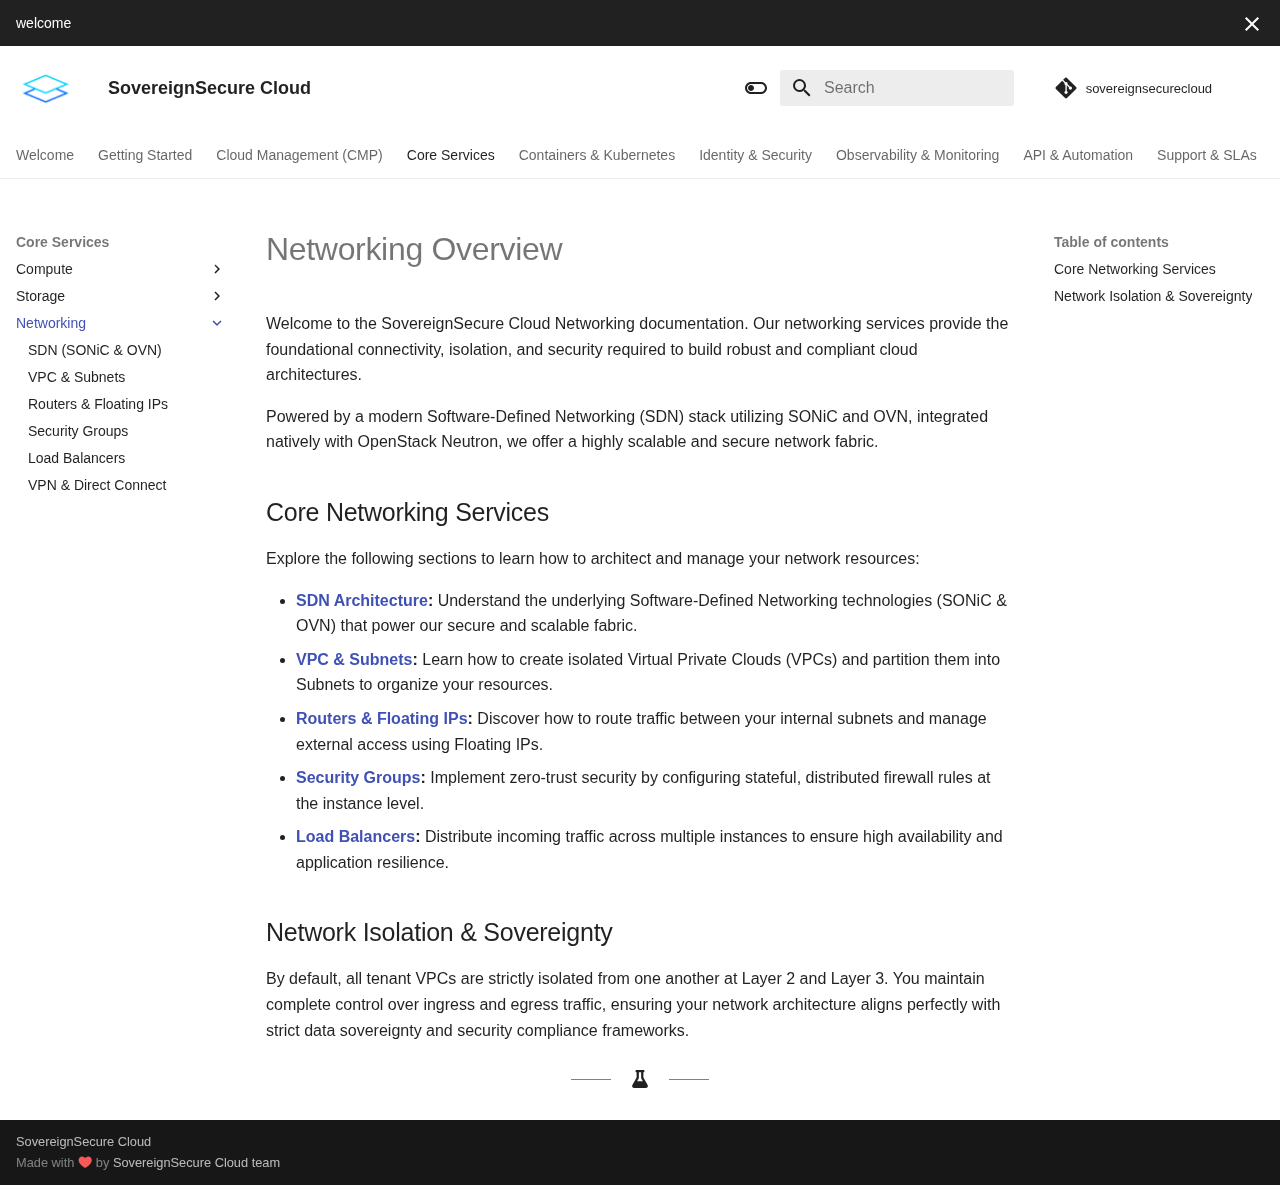
<file: network/index.html>
<!doctype html>
<html lang="en" class="no-js">
  <head>
    
      <meta charset="utf-8">
      <meta name="viewport" content="width=device-width,initial-scale=1">
      
        <meta name="description" content="User Description for SovereignSecure Cloud">
      
      
        <meta name="author" content="kkramineni">
      
      
        <link rel="canonical" href="https://sovereignsecurecloud.com/network/">
      
      
        <link rel="prev" href="../storage/file_storage/">
      
      
        <link rel="next" href="sdn/">
      
      
        
      
      
      <link rel="icon" href="../assets/logo.png">
      <meta name="generator" content="mkdocs-1.6.1, mkdocs-material-9.7.6">
    
    
      
        <title>Overview - SovereignSecure Cloud</title>
      
    
    
      <link rel="stylesheet" href="../assets/stylesheets/main.484c7ddc.min.css">
      
        
        <link rel="stylesheet" href="../assets/stylesheets/palette.ab4e12ef.min.css">
      
      


    
    
      
    
    
      
        
        
        <link rel="preconnect" href="https://fonts.gstatic.com" crossorigin>
        <link rel="stylesheet" href="https://fonts.googleapis.com/css?family=Google+Sans:300,300i,400,400i,700,700i%7CRoboto+Mono:400,400i,700,700i&display=fallback">
        <style>:root{--md-text-font:"Google Sans";--md-code-font:"Roboto Mono"}</style>
      
    
    
      <link rel="stylesheet" href="../custom/extra.css">
    
    <script>__md_scope=new URL("..",location),__md_hash=e=>[...e].reduce(((e,_)=>(e<<5)-e+_.charCodeAt(0)),0),__md_get=(e,_=localStorage,t=__md_scope)=>JSON.parse(_.getItem(t.pathname+"."+e)),__md_set=(e,_,t=localStorage,a=__md_scope)=>{try{t.setItem(a.pathname+"."+e,JSON.stringify(_))}catch(e){}}</script>
    
      

    
    

<!-- Determine title -->










  </head>
  
  
    
    
      
    
    
    
    
    <body dir="ltr" data-md-color-scheme="default" data-md-color-primary="white" data-md-color-accent="cyan">
  
    
    <input class="md-toggle" data-md-toggle="drawer" type="checkbox" id="__drawer" autocomplete="off">
    <input class="md-toggle" data-md-toggle="search" type="checkbox" id="__search" autocomplete="off">
    <label class="md-overlay" for="__drawer"></label>
    <div data-md-component="skip">
      
        
        <a href="#networking-overview" class="md-skip">
          Skip to content
        </a>
      
    </div>
    <div data-md-component="announce">
      
        <aside class="md-banner">
          <div class="md-banner__inner md-grid md-typeset">
            
              <button class="md-banner__button md-icon" aria-label="Don't show this again">
                
                <svg xmlns="http://www.w3.org/2000/svg" viewBox="0 0 24 24"><path d="M19 6.41 17.59 5 12 10.59 6.41 5 5 6.41 10.59 12 5 17.59 6.41 19 12 13.41 17.59 19 19 17.59 13.41 12z"/></svg>
              </button>
            
            
  welcome


          </div>
          
            <script>var el=document.querySelector("[data-md-component=announce]");if(el){var content=el.querySelector(".md-typeset");__md_hash(content.innerHTML)===__md_get("__announce")&&(el.hidden=!0)}</script>
          
        </aside>
      
    </div>
    
    
      

<header class="md-header" data-md-component="header">
  <nav class="md-header__inner md-grid" aria-label="Header">
    <a href=".." title="SovereignSecure Cloud" class="md-header__button md-logo" aria-label="SovereignSecure Cloud" data-md-component="logo">
      
  <img src="../assets/logo.png" alt="logo">

    </a>
    <label class="md-header__button md-icon" for="__drawer">
      
      <svg xmlns="http://www.w3.org/2000/svg" viewBox="0 0 24 24"><path d="M3 6h18v2H3zm0 5h18v2H3zm0 5h18v2H3z"/></svg>
    </label>
    <div class="md-header__title" data-md-component="header-title">
      <div class="md-header__ellipsis">
        <div class="md-header__topic">
          <span class="md-ellipsis">
            SovereignSecure Cloud
          </span>
        </div>
        <div class="md-header__topic" data-md-component="header-topic">
          <span class="md-ellipsis">
            
              Overview
            
          </span>
        </div>
      </div>
    </div>
    
      
        <form class="md-header__option" data-md-component="palette">
  
    
    
    
    <input class="md-option" data-md-color-media="(prefers-color-scheme: light)" data-md-color-scheme="default" data-md-color-primary="white" data-md-color-accent="cyan"  aria-label="Switch to dark mode"  type="radio" name="__palette" id="__palette_0">
    
      <label class="md-header__button md-icon" title="Switch to dark mode" for="__palette_1" hidden>
        <svg xmlns="http://www.w3.org/2000/svg" viewBox="0 0 24 24"><path d="M17 6H7c-3.31 0-6 2.69-6 6s2.69 6 6 6h10c3.31 0 6-2.69 6-6s-2.69-6-6-6m0 10H7c-2.21 0-4-1.79-4-4s1.79-4 4-4h10c2.21 0 4 1.79 4 4s-1.79 4-4 4M7 9c-1.66 0-3 1.34-3 3s1.34 3 3 3 3-1.34 3-3-1.34-3-3-3"/></svg>
      </label>
    
  
    
    
    
    <input class="md-option" data-md-color-media="(prefers-color-scheme: dark)" data-md-color-scheme="slate" data-md-color-primary="black" data-md-color-accent="cyan"  aria-label="Switch to light mode"  type="radio" name="__palette" id="__palette_1">
    
      <label class="md-header__button md-icon" title="Switch to light mode" for="__palette_0" hidden>
        <svg xmlns="http://www.w3.org/2000/svg" viewBox="0 0 24 24"><path d="M17 7H7a5 5 0 0 0-5 5 5 5 0 0 0 5 5h10a5 5 0 0 0 5-5 5 5 0 0 0-5-5m0 8a3 3 0 0 1-3-3 3 3 0 0 1 3-3 3 3 0 0 1 3 3 3 3 0 0 1-3 3"/></svg>
      </label>
    
  
</form>
      
    
    
      <script>var palette=__md_get("__palette");if(palette&&palette.color){if("(prefers-color-scheme)"===palette.color.media){var media=matchMedia("(prefers-color-scheme: light)"),input=document.querySelector(media.matches?"[data-md-color-media='(prefers-color-scheme: light)']":"[data-md-color-media='(prefers-color-scheme: dark)']");palette.color.media=input.getAttribute("data-md-color-media"),palette.color.scheme=input.getAttribute("data-md-color-scheme"),palette.color.primary=input.getAttribute("data-md-color-primary"),palette.color.accent=input.getAttribute("data-md-color-accent")}for(var[key,value]of Object.entries(palette.color))document.body.setAttribute("data-md-color-"+key,value)}</script>
    
    
    
      
      
        <label class="md-header__button md-icon" for="__search">
          
          <svg xmlns="http://www.w3.org/2000/svg" viewBox="0 0 24 24"><path d="M9.5 3A6.5 6.5 0 0 1 16 9.5c0 1.61-.59 3.09-1.56 4.23l.27.27h.79l5 5-1.5 1.5-5-5v-.79l-.27-.27A6.52 6.52 0 0 1 9.5 16 6.5 6.5 0 0 1 3 9.5 6.5 6.5 0 0 1 9.5 3m0 2C7 5 5 7 5 9.5S7 14 9.5 14 14 12 14 9.5 12 5 9.5 5"/></svg>
        </label>
        <div class="md-search" data-md-component="search" role="dialog">
  <label class="md-search__overlay" for="__search"></label>
  <div class="md-search__inner" role="search">
    <form class="md-search__form" name="search">
      <input type="text" class="md-search__input" name="query" aria-label="Search" placeholder="Search" autocapitalize="off" autocorrect="off" autocomplete="off" spellcheck="false" data-md-component="search-query" required>
      <label class="md-search__icon md-icon" for="__search">
        
        <svg xmlns="http://www.w3.org/2000/svg" viewBox="0 0 24 24"><path d="M9.5 3A6.5 6.5 0 0 1 16 9.5c0 1.61-.59 3.09-1.56 4.23l.27.27h.79l5 5-1.5 1.5-5-5v-.79l-.27-.27A6.52 6.52 0 0 1 9.5 16 6.5 6.5 0 0 1 3 9.5 6.5 6.5 0 0 1 9.5 3m0 2C7 5 5 7 5 9.5S7 14 9.5 14 14 12 14 9.5 12 5 9.5 5"/></svg>
        
        <svg xmlns="http://www.w3.org/2000/svg" viewBox="0 0 256 512"><!--! Font Awesome Free 7.1.0 by @fontawesome - https://fontawesome.com License - https://fontawesome.com/license/free (Icons: CC BY 4.0, Fonts: SIL OFL 1.1, Code: MIT License) Copyright 2025 Fonticons, Inc.--><path d="M9.4 233.4c-12.5 12.5-12.5 32.8 0 45.3l160 160c12.5 12.5 32.8 12.5 45.3 0s12.5-32.8 0-45.3L77.3 256l137.3-137.4c12.5-12.5 12.5-32.8 0-45.3s-32.8-12.5-45.3 0l-160 160z"/></svg>
      </label>
      <nav class="md-search__options" aria-label="Search">
        
        <button type="reset" class="md-search__icon md-icon" title="Clear" aria-label="Clear" tabindex="-1">
          
          <svg xmlns="http://www.w3.org/2000/svg" viewBox="0 0 24 24"><path d="M19 6.41 17.59 5 12 10.59 6.41 5 5 6.41 10.59 12 5 17.59 6.41 19 12 13.41 17.59 19 19 17.59 13.41 12z"/></svg>
        </button>
      </nav>
      
        <div class="md-search__suggest" data-md-component="search-suggest"></div>
      
    </form>
    <div class="md-search__output">
      <div class="md-search__scrollwrap" tabindex="0" data-md-scrollfix>
        <div class="md-search-result" data-md-component="search-result">
          <div class="md-search-result__meta">
            Initializing search
          </div>
          <ol class="md-search-result__list" role="presentation"></ol>
        </div>
      </div>
    </div>
  </div>
</div>
      
    
    
      <div class="md-header__source">
        <a href="https://github.com/sovereignsecurecloud/sovereignsecurecloud.github.io" title="Go to repository" class="md-source" data-md-component="source">
  <div class="md-source__icon md-icon">
    
    <svg xmlns="http://www.w3.org/2000/svg" viewBox="0 0 448 512"><!--! Font Awesome Free 7.1.0 by @fontawesome - https://fontawesome.com License - https://fontawesome.com/license/free (Icons: CC BY 4.0, Fonts: SIL OFL 1.1, Code: MIT License) Copyright 2025 Fonticons, Inc.--><path d="M439.6 236.1 244 40.5c-5.4-5.5-12.8-8.5-20.4-8.5s-15 3-20.4 8.4L162.5 81l51.5 51.5c27.1-9.1 52.7 16.8 43.4 43.7l49.7 49.7c34.2-11.8 61.2 31 35.5 56.7-26.5 26.5-70.2-2.9-56-37.3L240.3 199v121.9c25.3 12.5 22.3 41.8 9.1 55-6.4 6.4-15.2 10.1-24.3 10.1s-17.8-3.6-24.3-10.1c-17.6-17.6-11.1-46.9 11.2-56v-123c-20.8-8.5-24.6-30.7-18.6-45L142.6 101 8.5 235.1C3 240.6 0 247.9 0 255.5s3 15 8.5 20.4l195.6 195.7c5.4 5.4 12.7 8.4 20.4 8.4s15-3 20.4-8.4l194.7-194.7c5.4-5.4 8.4-12.8 8.4-20.4s-3-15-8.4-20.4"/></svg>
  </div>
  <div class="md-source__repository">
    sovereignsecurecloud
  </div>
</a>
      </div>
    
  </nav>
  
</header>
    
    <div class="md-container" data-md-component="container">
      
      
        
          
            
<nav class="md-tabs" aria-label="Tabs" data-md-component="tabs">
  <div class="md-grid">
    <ul class="md-tabs__list">
      
        
  
  
  
  
    <li class="md-tabs__item">
      <a href=".." class="md-tabs__link">
        
  
  
    
  
  Welcome

      </a>
    </li>
  

      
        
  
  
  
  
    
    
      <li class="md-tabs__item">
        <a href="../quickstart/" class="md-tabs__link">
          
  
  
    
  
  Getting Started

        </a>
      </li>
    
  

      
        
  
  
  
  
    
    
      <li class="md-tabs__item">
        <a href="../cmp/" class="md-tabs__link">
          
  
  
    
  
  Cloud Management (CMP)

        </a>
      </li>
    
  

      
        
  
  
  
    
  
  
    
    
      
  
  
  
    
  
  
    
    
      <li class="md-tabs__item md-tabs__item--active">
        <a href="../compute/" class="md-tabs__link">
          
  
  
    
  
  Core Services

        </a>
      </li>
    
  

    
  

      
        
  
  
  
  
    
    
      <li class="md-tabs__item">
        <a href="../kubernetes/" class="md-tabs__link">
          
  
  
    
  
  Containers & Kubernetes

        </a>
      </li>
    
  

      
        
  
  
  
  
    
    
      <li class="md-tabs__item">
        <a href="../identity/" class="md-tabs__link">
          
  
  
    
  
  Identity & Security

        </a>
      </li>
    
  

      
        
  
  
  
  
    
    
      <li class="md-tabs__item">
        <a href="../observability/" class="md-tabs__link">
          
  
  
    
  
  Observability & Monitoring

        </a>
      </li>
    
  

      
        
  
  
  
  
    
    
      <li class="md-tabs__item">
        <a href="../api/" class="md-tabs__link">
          
  
  
    
  
  API & Automation

        </a>
      </li>
    
  

      
        
  
  
  
  
    
    
      <li class="md-tabs__item">
        <a href="../support/" class="md-tabs__link">
          
  
  
    
  
  Support & SLAs

        </a>
      </li>
    
  

      
    </ul>
  </div>
</nav>
          
        
      
      <main class="md-main" data-md-component="main">
        <div class="md-main__inner md-grid">
          
            
              
              <div class="md-sidebar md-sidebar--primary" data-md-component="sidebar" data-md-type="navigation" >
                <div class="md-sidebar__scrollwrap">
                  <div class="md-sidebar__inner">
                    


  


<nav class="md-nav md-nav--primary md-nav--lifted" aria-label="Navigation" data-md-level="0">
  <label class="md-nav__title" for="__drawer">
    <a href=".." title="SovereignSecure Cloud" class="md-nav__button md-logo" aria-label="SovereignSecure Cloud" data-md-component="logo">
      
  <img src="../assets/logo.png" alt="logo">

    </a>
    SovereignSecure Cloud
  </label>
  
    <div class="md-nav__source">
      <a href="https://github.com/sovereignsecurecloud/sovereignsecurecloud.github.io" title="Go to repository" class="md-source" data-md-component="source">
  <div class="md-source__icon md-icon">
    
    <svg xmlns="http://www.w3.org/2000/svg" viewBox="0 0 448 512"><!--! Font Awesome Free 7.1.0 by @fontawesome - https://fontawesome.com License - https://fontawesome.com/license/free (Icons: CC BY 4.0, Fonts: SIL OFL 1.1, Code: MIT License) Copyright 2025 Fonticons, Inc.--><path d="M439.6 236.1 244 40.5c-5.4-5.5-12.8-8.5-20.4-8.5s-15 3-20.4 8.4L162.5 81l51.5 51.5c27.1-9.1 52.7 16.8 43.4 43.7l49.7 49.7c34.2-11.8 61.2 31 35.5 56.7-26.5 26.5-70.2-2.9-56-37.3L240.3 199v121.9c25.3 12.5 22.3 41.8 9.1 55-6.4 6.4-15.2 10.1-24.3 10.1s-17.8-3.6-24.3-10.1c-17.6-17.6-11.1-46.9 11.2-56v-123c-20.8-8.5-24.6-30.7-18.6-45L142.6 101 8.5 235.1C3 240.6 0 247.9 0 255.5s3 15 8.5 20.4l195.6 195.7c5.4 5.4 12.7 8.4 20.4 8.4s15-3 20.4-8.4l194.7-194.7c5.4-5.4 8.4-12.8 8.4-20.4s-3-15-8.4-20.4"/></svg>
  </div>
  <div class="md-source__repository">
    sovereignsecurecloud
  </div>
</a>
    </div>
  
  <ul class="md-nav__list" data-md-scrollfix>
    
      
      
  
  
  
  
    <li class="md-nav__item">
      <a href=".." class="md-nav__link">
        
  
  
  <span class="md-ellipsis">
    
  
    Welcome
  

    
  </span>
  
  

      </a>
    </li>
  

    
      
      
  
  
  
  
    
    
      
        
          
        
      
        
      
        
      
    
    
    
      
      
    
    
    <li class="md-nav__item md-nav__item--nested">
      
        
        
        <input class="md-nav__toggle md-toggle " type="checkbox" id="__nav_2" >
        
          
          <div class="md-nav__link md-nav__container">
            <a href="../quickstart/" class="md-nav__link ">
              
  
  
  <span class="md-ellipsis">
    
  
    Getting Started
  

    
  </span>
  
  

            </a>
            
              
              <label class="md-nav__link " for="__nav_2" id="__nav_2_label" tabindex="0">
                <span class="md-nav__icon md-icon"></span>
              </label>
            
          </div>
        
        <nav class="md-nav" data-md-level="1" aria-labelledby="__nav_2_label" aria-expanded="false">
          <label class="md-nav__title" for="__nav_2">
            <span class="md-nav__icon md-icon"></span>
            
  
    Getting Started
  

          </label>
          <ul class="md-nav__list" data-md-scrollfix>
            
              
            
              
                
  
  
  
  
    <li class="md-nav__item">
      <a href="../quickstart/login/" class="md-nav__link">
        
  
  
  <span class="md-ellipsis">
    
  
    Access & Client Setup
  

    
  </span>
  
  

      </a>
    </li>
  

              
            
              
                
  
  
  
  
    <li class="md-nav__item">
      <a href="../quickstart/compliance/" class="md-nav__link">
        
  
  
  <span class="md-ellipsis">
    
  
    Compliance & Sovereignty
  

    
  </span>
  
  

      </a>
    </li>
  

              
            
          </ul>
        </nav>
      
    </li>
  

    
      
      
  
  
  
  
    
    
      
        
          
        
      
        
      
        
      
    
    
    
      
      
    
    
    <li class="md-nav__item md-nav__item--nested">
      
        
        
        <input class="md-nav__toggle md-toggle " type="checkbox" id="__nav_3" >
        
          
          <div class="md-nav__link md-nav__container">
            <a href="../cmp/" class="md-nav__link ">
              
  
  
  <span class="md-ellipsis">
    
  
    Cloud Management (CMP)
  

    
  </span>
  
  

            </a>
            
              
              <label class="md-nav__link " for="__nav_3" id="__nav_3_label" tabindex="0">
                <span class="md-nav__icon md-icon"></span>
              </label>
            
          </div>
        
        <nav class="md-nav" data-md-level="1" aria-labelledby="__nav_3_label" aria-expanded="false">
          <label class="md-nav__title" for="__nav_3">
            <span class="md-nav__icon md-icon"></span>
            
  
    Cloud Management (CMP)
  

          </label>
          <ul class="md-nav__list" data-md-scrollfix>
            
              
            
              
                
  
  
  
  
    <li class="md-nav__item">
      <a href="../cmp/catalog/" class="md-nav__link">
        
  
  
  <span class="md-ellipsis">
    
  
    Service Catalogs
  

    
  </span>
  
  

      </a>
    </li>
  

              
            
              
                
  
  
  
  
    <li class="md-nav__item">
      <a href="../cmp/reporting/" class="md-nav__link">
        
  
  
  <span class="md-ellipsis">
    
  
    Chargeback & Reporting
  

    
  </span>
  
  

      </a>
    </li>
  

              
            
          </ul>
        </nav>
      
    </li>
  

    
      
      
  
  
    
  
  
  
    
    
      
        
      
        
      
        
      
    
    
    
      
        
        
      
      
    
    
    <li class="md-nav__item md-nav__item--active md-nav__item--section md-nav__item--nested">
      
        
        
        <input class="md-nav__toggle md-toggle " type="checkbox" id="__nav_4" checked>
        
          
          <label class="md-nav__link" for="__nav_4" id="__nav_4_label" tabindex="">
            
  
  
  <span class="md-ellipsis">
    
  
    Core Services
  

    
  </span>
  
  

            <span class="md-nav__icon md-icon"></span>
          </label>
        
        <nav class="md-nav" data-md-level="1" aria-labelledby="__nav_4_label" aria-expanded="true">
          <label class="md-nav__title" for="__nav_4">
            <span class="md-nav__icon md-icon"></span>
            
  
    Core Services
  

          </label>
          <ul class="md-nav__list" data-md-scrollfix>
            
              
                
  
  
  
  
    
    
      
        
          
        
      
        
      
        
      
        
      
        
      
        
      
        
      
        
      
    
    
    
      
      
    
    
    <li class="md-nav__item md-nav__item--nested">
      
        
        
        <input class="md-nav__toggle md-toggle " type="checkbox" id="__nav_4_1" >
        
          
          <div class="md-nav__link md-nav__container">
            <a href="../compute/" class="md-nav__link ">
              
  
  
  <span class="md-ellipsis">
    
  
    Compute
  

    
  </span>
  
  

            </a>
            
              
              <label class="md-nav__link " for="__nav_4_1" id="__nav_4_1_label" tabindex="0">
                <span class="md-nav__icon md-icon"></span>
              </label>
            
          </div>
        
        <nav class="md-nav" data-md-level="2" aria-labelledby="__nav_4_1_label" aria-expanded="false">
          <label class="md-nav__title" for="__nav_4_1">
            <span class="md-nav__icon md-icon"></span>
            
  
    Compute
  

          </label>
          <ul class="md-nav__list" data-md-scrollfix>
            
              
            
              
                
  
  
  
  
    <li class="md-nav__item">
      <a href="../compute/openstack/" class="md-nav__link">
        
  
  
  <span class="md-ellipsis">
    
  
    OpenStack IaaS
  

    
  </span>
  
  

      </a>
    </li>
  

              
            
              
                
  
  
  
  
    <li class="md-nav__item">
      <a href="../compute/instance/" class="md-nav__link">
        
  
  
  <span class="md-ellipsis">
    
  
    Instances
  

    
  </span>
  
  

      </a>
    </li>
  

              
            
              
                
  
  
  
  
    <li class="md-nav__item">
      <a href="../compute/instance_user/" class="md-nav__link">
        
  
  
  <span class="md-ellipsis">
    
  
    Instance User Guide
  

    
  </span>
  
  

      </a>
    </li>
  

              
            
              
                
  
  
  
  
    <li class="md-nav__item">
      <a href="../compute/gpu_instance/" class="md-nav__link">
        
  
  
  <span class="md-ellipsis">
    
  
    GPU Instances
  

    
  </span>
  
  

      </a>
    </li>
  

              
            
              
                
  
  
  
  
    <li class="md-nav__item">
      <a href="../compute/bmaas/" class="md-nav__link">
        
  
  
  <span class="md-ellipsis">
    
  
    Bare Metal (BMaaS)
  

    
  </span>
  
  

      </a>
    </li>
  

              
            
              
                
  
  
  
  
    <li class="md-nav__item">
      <a href="../compute/image/" class="md-nav__link">
        
  
  
  <span class="md-ellipsis">
    
  
    Images
  

    
  </span>
  
  

      </a>
    </li>
  

              
            
              
                
  
  
  
  
    <li class="md-nav__item">
      <a href="../compute/keypair/" class="md-nav__link">
        
  
  
  <span class="md-ellipsis">
    
  
    Key Pairs
  

    
  </span>
  
  

      </a>
    </li>
  

              
            
          </ul>
        </nav>
      
    </li>
  

              
            
              
                
  
  
  
  
    
    
      
        
          
        
      
        
      
        
      
        
      
        
      
    
    
    
      
      
    
    
    <li class="md-nav__item md-nav__item--nested">
      
        
        
        <input class="md-nav__toggle md-toggle " type="checkbox" id="__nav_4_2" >
        
          
          <div class="md-nav__link md-nav__container">
            <a href="../storage/" class="md-nav__link ">
              
  
  
  <span class="md-ellipsis">
    
  
    Storage
  

    
  </span>
  
  

            </a>
            
              
              <label class="md-nav__link " for="__nav_4_2" id="__nav_4_2_label" tabindex="0">
                <span class="md-nav__icon md-icon"></span>
              </label>
            
          </div>
        
        <nav class="md-nav" data-md-level="2" aria-labelledby="__nav_4_2_label" aria-expanded="false">
          <label class="md-nav__title" for="__nav_4_2">
            <span class="md-nav__icon md-icon"></span>
            
  
    Storage
  

          </label>
          <ul class="md-nav__list" data-md-scrollfix>
            
              
            
              
                
  
  
  
  
    <li class="md-nav__item">
      <a href="../storage/ceph/" class="md-nav__link">
        
  
  
  <span class="md-ellipsis">
    
  
    Ceph SDS
  

    
  </span>
  
  

      </a>
    </li>
  

              
            
              
                
  
  
  
  
    <li class="md-nav__item">
      <a href="../storage/block_storage/" class="md-nav__link">
        
  
  
  <span class="md-ellipsis">
    
  
    Block Storage
  

    
  </span>
  
  

      </a>
    </li>
  

              
            
              
                
  
  
  
  
    <li class="md-nav__item">
      <a href="../storage/object_storage/" class="md-nav__link">
        
  
  
  <span class="md-ellipsis">
    
  
    Object Storage
  

    
  </span>
  
  

      </a>
    </li>
  

              
            
              
                
  
  
  
  
    <li class="md-nav__item">
      <a href="../storage/file_storage/" class="md-nav__link">
        
  
  
  <span class="md-ellipsis">
    
  
    Shared File Storage
  

    
  </span>
  
  

      </a>
    </li>
  

              
            
          </ul>
        </nav>
      
    </li>
  

              
            
              
                
  
  
    
  
  
  
    
    
      
        
          
        
      
        
      
        
      
        
      
        
      
        
      
        
      
    
    
    
      
      
    
    
    <li class="md-nav__item md-nav__item--active md-nav__item--nested">
      
        
        
        <input class="md-nav__toggle md-toggle " type="checkbox" id="__nav_4_3" checked>
        
          
          <div class="md-nav__link md-nav__container">
            <a href="./" class="md-nav__link md-nav__link--active">
              
  
  
  <span class="md-ellipsis">
    
  
    Networking
  

    
  </span>
  
  

            </a>
            
              
              <label class="md-nav__link md-nav__link--active" for="__nav_4_3" id="__nav_4_3_label" tabindex="0">
                <span class="md-nav__icon md-icon"></span>
              </label>
            
          </div>
        
        <nav class="md-nav" data-md-level="2" aria-labelledby="__nav_4_3_label" aria-expanded="true">
          <label class="md-nav__title" for="__nav_4_3">
            <span class="md-nav__icon md-icon"></span>
            
  
    Networking
  

          </label>
          <ul class="md-nav__list" data-md-scrollfix>
            
              
            
              
                
  
  
  
  
    <li class="md-nav__item">
      <a href="sdn/" class="md-nav__link">
        
  
  
  <span class="md-ellipsis">
    
  
    SDN (SONiC & OVN)
  

    
  </span>
  
  

      </a>
    </li>
  

              
            
              
                
  
  
  
  
    <li class="md-nav__item">
      <a href="vpc/" class="md-nav__link">
        
  
  
  <span class="md-ellipsis">
    
  
    VPC & Subnets
  

    
  </span>
  
  

      </a>
    </li>
  

              
            
              
                
  
  
  
  
    <li class="md-nav__item">
      <a href="routers_fips/" class="md-nav__link">
        
  
  
  <span class="md-ellipsis">
    
  
    Routers & Floating IPs
  

    
  </span>
  
  

      </a>
    </li>
  

              
            
              
                
  
  
  
  
    <li class="md-nav__item">
      <a href="security_group/" class="md-nav__link">
        
  
  
  <span class="md-ellipsis">
    
  
    Security Groups
  

    
  </span>
  
  

      </a>
    </li>
  

              
            
              
                
  
  
  
  
    <li class="md-nav__item">
      <a href="load_balancer/" class="md-nav__link">
        
  
  
  <span class="md-ellipsis">
    
  
    Load Balancers
  

    
  </span>
  
  

      </a>
    </li>
  

              
            
              
                
  
  
  
  
    <li class="md-nav__item">
      <a href="vpn_direct_connect/" class="md-nav__link">
        
  
  
  <span class="md-ellipsis">
    
  
    VPN & Direct Connect
  

    
  </span>
  
  

      </a>
    </li>
  

              
            
          </ul>
        </nav>
      
    </li>
  

              
            
          </ul>
        </nav>
      
    </li>
  

    
      
      
  
  
  
  
    
    
      
        
          
        
      
        
      
        
      
        
      
    
    
    
      
      
    
    
    <li class="md-nav__item md-nav__item--nested">
      
        
        
        <input class="md-nav__toggle md-toggle " type="checkbox" id="__nav_5" >
        
          
          <div class="md-nav__link md-nav__container">
            <a href="../kubernetes/" class="md-nav__link ">
              
  
  
  <span class="md-ellipsis">
    
  
    Containers & Kubernetes
  

    
  </span>
  
  

            </a>
            
              
              <label class="md-nav__link " for="__nav_5" id="__nav_5_label" tabindex="0">
                <span class="md-nav__icon md-icon"></span>
              </label>
            
          </div>
        
        <nav class="md-nav" data-md-level="1" aria-labelledby="__nav_5_label" aria-expanded="false">
          <label class="md-nav__title" for="__nav_5">
            <span class="md-nav__icon md-icon"></span>
            
  
    Containers & Kubernetes
  

          </label>
          <ul class="md-nav__list" data-md-scrollfix>
            
              
            
              
                
  
  
  
  
    <li class="md-nav__item">
      <a href="../kubernetes/k3s/" class="md-nav__link">
        
  
  
  <span class="md-ellipsis">
    
  
    K3s Kubernetes
  

    
  </span>
  
  

      </a>
    </li>
  

              
            
              
                
  
  
  
  
    <li class="md-nav__item">
      <a href="../kubernetes/kaas/" class="md-nav__link">
        
  
  
  <span class="md-ellipsis">
    
  
    KaaS (Cluster API)
  

    
  </span>
  
  

      </a>
    </li>
  

              
            
              
                
  
  
  
  
    <li class="md-nav__item">
      <a href="../kubernetes/clusters/" class="md-nav__link">
        
  
  
  <span class="md-ellipsis">
    
  
    Deploying Clusters
  

    
  </span>
  
  

      </a>
    </li>
  

              
            
          </ul>
        </nav>
      
    </li>
  

    
      
      
  
  
  
  
    
    
      
        
          
        
      
        
      
        
      
        
      
        
      
        
      
        
      
    
    
    
      
      
    
    
    <li class="md-nav__item md-nav__item--nested">
      
        
        
        <input class="md-nav__toggle md-toggle " type="checkbox" id="__nav_6" >
        
          
          <div class="md-nav__link md-nav__container">
            <a href="../identity/" class="md-nav__link ">
              
  
  
  <span class="md-ellipsis">
    
  
    Identity & Security
  

    
  </span>
  
  

            </a>
            
              
              <label class="md-nav__link " for="__nav_6" id="__nav_6_label" tabindex="0">
                <span class="md-nav__icon md-icon"></span>
              </label>
            
          </div>
        
        <nav class="md-nav" data-md-level="1" aria-labelledby="__nav_6_label" aria-expanded="false">
          <label class="md-nav__title" for="__nav_6">
            <span class="md-nav__icon md-icon"></span>
            
  
    Identity & Security
  

          </label>
          <ul class="md-nav__list" data-md-scrollfix>
            
              
            
              
                
  
  
  
  
    <li class="md-nav__item">
      <a href="../identity/keycloak/" class="md-nav__link">
        
  
  
  <span class="md-ellipsis">
    
  
    Keycloak IAM
  

    
  </span>
  
  

      </a>
    </li>
  

              
            
              
                
  
  
  
  
    <li class="md-nav__item">
      <a href="../identity/projects/" class="md-nav__link">
        
  
  
  <span class="md-ellipsis">
    
  
    Users & Projects
  

    
  </span>
  
  

      </a>
    </li>
  

              
            
              
                
  
  
  
  
    <li class="md-nav__item">
      <a href="../identity/roles/" class="md-nav__link">
        
  
  
  <span class="md-ellipsis">
    
  
    Roles & Policies
  

    
  </span>
  
  

      </a>
    </li>
  

              
            
              
                
  
  
  
  
    <li class="md-nav__item">
      <a href="../identity/teleport/" class="md-nav__link">
        
  
  
  <span class="md-ellipsis">
    
  
    Teleport PAM
  

    
  </span>
  
  

      </a>
    </li>
  

              
            
              
                
  
  
  
  
    <li class="md-nav__item">
      <a href="../identity/wazuh/" class="md-nav__link">
        
  
  
  <span class="md-ellipsis">
    
  
    Wazuh SIEM
  

    
  </span>
  
  

      </a>
    </li>
  

              
            
              
                
  
  
  
  
    <li class="md-nav__item">
      <a href="../identity/kms/" class="md-nav__link">
        
  
  
  <span class="md-ellipsis">
    
  
    Key Management (KMS)
  

    
  </span>
  
  

      </a>
    </li>
  

              
            
          </ul>
        </nav>
      
    </li>
  

    
      
      
  
  
  
  
    
    
      
        
          
        
      
        
      
    
    
    
      
      
    
    
    <li class="md-nav__item md-nav__item--nested">
      
        
        
        <input class="md-nav__toggle md-toggle " type="checkbox" id="__nav_7" >
        
          
          <div class="md-nav__link md-nav__container">
            <a href="../observability/" class="md-nav__link ">
              
  
  
  <span class="md-ellipsis">
    
  
    Observability & Monitoring
  

    
  </span>
  
  

            </a>
            
              
              <label class="md-nav__link " for="__nav_7" id="__nav_7_label" tabindex="0">
                <span class="md-nav__icon md-icon"></span>
              </label>
            
          </div>
        
        <nav class="md-nav" data-md-level="1" aria-labelledby="__nav_7_label" aria-expanded="false">
          <label class="md-nav__title" for="__nav_7">
            <span class="md-nav__icon md-icon"></span>
            
  
    Observability & Monitoring
  

          </label>
          <ul class="md-nav__list" data-md-scrollfix>
            
              
            
              
                
  
  
  
  
    <li class="md-nav__item">
      <a href="../observability/prometheus_grafana/" class="md-nav__link">
        
  
  
  <span class="md-ellipsis">
    
  
    Prometheus & Grafana
  

    
  </span>
  
  

      </a>
    </li>
  

              
            
          </ul>
        </nav>
      
    </li>
  

    
      
      
  
  
  
  
    
    
      
        
          
        
      
        
      
        
      
    
    
    
      
      
    
    
    <li class="md-nav__item md-nav__item--nested">
      
        
        
        <input class="md-nav__toggle md-toggle " type="checkbox" id="__nav_8" >
        
          
          <div class="md-nav__link md-nav__container">
            <a href="../api/" class="md-nav__link ">
              
  
  
  <span class="md-ellipsis">
    
  
    API & Automation
  

    
  </span>
  
  

            </a>
            
              
              <label class="md-nav__link " for="__nav_8" id="__nav_8_label" tabindex="0">
                <span class="md-nav__icon md-icon"></span>
              </label>
            
          </div>
        
        <nav class="md-nav" data-md-level="1" aria-labelledby="__nav_8_label" aria-expanded="false">
          <label class="md-nav__title" for="__nav_8">
            <span class="md-nav__icon md-icon"></span>
            
  
    API & Automation
  

          </label>
          <ul class="md-nav__list" data-md-scrollfix>
            
              
            
              
                
  
  
  
  
    <li class="md-nav__item">
      <a href="../api/login/" class="md-nav__link">
        
  
  
  <span class="md-ellipsis">
    
  
    CLI Configuration
  

    
  </span>
  
  

      </a>
    </li>
  

              
            
              
                
  
  
  
  
    <li class="md-nav__item">
      <a href="../api/iac/" class="md-nav__link">
        
  
  
  <span class="md-ellipsis">
    
  
    Infrastructure as Code (IaC)
  

    
  </span>
  
  

      </a>
    </li>
  

              
            
          </ul>
        </nav>
      
    </li>
  

    
      
      
  
  
  
  
    
    
      
        
          
        
      
        
      
    
    
    
      
      
    
    
    <li class="md-nav__item md-nav__item--nested">
      
        
        
        <input class="md-nav__toggle md-toggle " type="checkbox" id="__nav_9" >
        
          
          <div class="md-nav__link md-nav__container">
            <a href="../support/" class="md-nav__link ">
              
  
  
  <span class="md-ellipsis">
    
  
    Support & SLAs
  

    
  </span>
  
  

            </a>
            
              
              <label class="md-nav__link " for="__nav_9" id="__nav_9_label" tabindex="0">
                <span class="md-nav__icon md-icon"></span>
              </label>
            
          </div>
        
        <nav class="md-nav" data-md-level="1" aria-labelledby="__nav_9_label" aria-expanded="false">
          <label class="md-nav__title" for="__nav_9">
            <span class="md-nav__icon md-icon"></span>
            
  
    Support & SLAs
  

          </label>
          <ul class="md-nav__list" data-md-scrollfix>
            
              
            
              
                
  
  
  
  
    <li class="md-nav__item">
      <a href="../support/sla/" class="md-nav__link">
        
  
  
  <span class="md-ellipsis">
    
  
    Service Level Agreements
  

    
  </span>
  
  

      </a>
    </li>
  

              
            
          </ul>
        </nav>
      
    </li>
  

    
  </ul>
</nav>
                  </div>
                </div>
              </div>
            
            
              
              <div class="md-sidebar md-sidebar--secondary" data-md-component="sidebar" data-md-type="toc" >
                <div class="md-sidebar__scrollwrap">
                  <div class="md-sidebar__inner">
                    

<nav class="md-nav md-nav--secondary" aria-label="Table of contents">
  
  
  
    
  
  
    <label class="md-nav__title" for="__toc">
      <span class="md-nav__icon md-icon"></span>
      Table of contents
    </label>
    <ul class="md-nav__list" data-md-component="toc" data-md-scrollfix>
      
        <li class="md-nav__item">
  <a href="#core-networking-services" class="md-nav__link">
    <span class="md-ellipsis">
      
        Core Networking Services
      
    </span>
  </a>
  
</li>
      
        <li class="md-nav__item">
  <a href="#network-isolation-sovereignty" class="md-nav__link">
    <span class="md-ellipsis">
      
        Network Isolation &amp; Sovereignty
      
    </span>
  </a>
  
</li>
      
    </ul>
  
</nav>
                  </div>
                </div>
              </div>
            
          
          
            <div class="md-content" data-md-component="content">
              
              <article class="md-content__inner md-typeset">
                

                  


  
  


<h1 id="networking-overview">Networking Overview<a class="headerlink" href="#networking-overview" title="Permanent link">#</a></h1>
<p>Welcome to the SovereignSecure Cloud Networking documentation. Our networking services provide the foundational connectivity, isolation, and security required to build robust and compliant cloud architectures.</p>
<p>Powered by a modern Software-Defined Networking (SDN) stack utilizing SONiC and OVN, integrated natively with OpenStack Neutron, we offer a highly scalable and secure network fabric.</p>
<h2 id="core-networking-services">Core Networking Services<a class="headerlink" href="#core-networking-services" title="Permanent link">#</a></h2>
<p>Explore the following sections to learn how to architect and manage your network resources:</p>
<ul>
<li><strong><a href="sdn/">SDN Architecture</a>:</strong> Understand the underlying Software-Defined Networking technologies (SONiC &amp; OVN) that power our secure and scalable fabric.</li>
<li><strong><a href="vpc/">VPC &amp; Subnets</a>:</strong> Learn how to create isolated Virtual Private Clouds (VPCs) and partition them into Subnets to organize your resources.</li>
<li><strong><a href="routers_fips/">Routers &amp; Floating IPs</a>:</strong> Discover how to route traffic between your internal subnets and manage external access using Floating IPs.</li>
<li><strong><a href="security_group/">Security Groups</a>:</strong> Implement zero-trust security by configuring stateful, distributed firewall rules at the instance level.</li>
<li><strong><a href="load_balancer/">Load Balancers</a>:</strong> Distribute incoming traffic across multiple instances to ensure high availability and application resilience.</li>
</ul>
<h2 id="network-isolation-sovereignty">Network Isolation &amp; Sovereignty<a class="headerlink" href="#network-isolation-sovereignty" title="Permanent link">#</a></h2>
<p>By default, all tenant VPCs are strictly isolated from one another at Layer 2 and Layer 3. You maintain complete control over ingress and egress traffic, ensuring your network architecture aligns perfectly with strict data sovereignty and security compliance frameworks.</p>







  
  






                

<!-- Content footer -->
<footer class="mdx-content__footer md-typeset">

    <hr />
    <span class="twemoji">
        <svg xmlns="http://www.w3.org/2000/svg" viewBox="0 0 448 512"><!--! Font Awesome Free 7.1.0 by @fontawesome - https://fontawesome.com License - https://fontawesome.com/license/free (Icons: CC BY 4.0, Fonts: SIL OFL 1.1, Code: MIT License) Copyright 2025 Fonticons, Inc.--><path d="M288 0H128c-17.7 0-32 14.3-32 32s14.3 32 32 32v151.5L7.5 426.3C2.6 435 0 444.7 0 454.7 0 486.4 25.6 512 57.3 512h333.4c31.6 0 57.3-25.6 57.3-57.3 0-10-2.6-19.8-7.5-28.4L320 215.5V64c17.7 0 32-14.3 32-32S337.7 0 320 0zm-96 215.5V64h64v151.5c0 11.1 2.9 22.1 8.4 31.8L306 320H142l41.6-72.7c5.5-9.7 8.4-20.6 8.4-31.8"/></svg>
    </span>
    <hr />

</footer>

              </article>
            </div>
          
          
<script>var target=document.getElementById(location.hash.slice(1));target&&target.name&&(target.checked=target.name.startsWith("__tabbed_"))</script>
        </div>
        
          <button type="button" class="md-top md-icon" data-md-component="top" hidden>
  
  <svg xmlns="http://www.w3.org/2000/svg" viewBox="0 0 24 24"><path d="M13 20h-2V8l-5.5 5.5-1.42-1.42L12 4.16l7.92 7.92-1.42 1.42L13 8z"/></svg>
  Back to top
</button>
        
      </main>
      
        <footer class="md-footer">
  
  <div class="md-footer-meta md-typeset">
    <div class="md-footer-meta__inner md-grid">
      <div class="md-copyright">
    
    <div class="md-copyright__highlight">
        SovereignSecure Cloud
    </div>
    
    
    Made with
    <span class="twemoji heart">
        <svg xmlns="http://www.w3.org/2000/svg" width="24" height="24" viewBox="0 0 24 24"><path fill="#f95858" d="M14 20.408c-.492.308-.903.546-1.192.709c-.153.086-.308.17-.463.252h-.002a.75.75 0 0 1-.686 0a16.709 16.709 0 0 1-.465-.252a31.147 31.147 0 0 1-4.803-3.34C3.8 15.572 1 12.331 1 8.513C1 5.052 3.829 2.5 6.736 2.5C9.03 2.5 10.881 3.726 12 5.605C13.12 3.726 14.97 2.5 17.264 2.5C20.17 2.5 23 5.052 23 8.514c0 3.818-2.801 7.06-5.389 9.262A31.146 31.146 0 0 1 14 20.408"/></svg>
    </span> by
    <a href="https://github.com/sovereignsecurecloud/sovereignsecurecloud.github.io" target="_blank" rel="noopener">
        SovereignSecure Cloud team
    </a>
    
</div>
      
    </div>
  </div>
</footer>
      
    </div>
    <div class="md-dialog" data-md-component="dialog">
      <div class="md-dialog__inner md-typeset"></div>
    </div>
    
    
    
      
      
      <script id="__config" type="application/json">{"annotate": null, "base": "..", "features": ["navigation.top", "navigation.tabs", "search.suggest", "content.code.annotate", "content.code.copy", "toc.follow", "content.tooltips", "navigation.indexes", "content.footnote.tooltips", "announce.dismiss"], "search": "../assets/javascripts/workers/search.2c215733.min.js", "tags": null, "translations": {"clipboard.copied": "Copied to clipboard", "clipboard.copy": "Copy to clipboard", "search.result.more.one": "1 more on this page", "search.result.more.other": "# more on this page", "search.result.none": "No matching documents", "search.result.one": "1 matching document", "search.result.other": "# matching documents", "search.result.placeholder": "Type to start searching", "search.result.term.missing": "Missing", "select.version": "Select version"}, "version": null}</script>
    
    
      <script src="../assets/javascripts/bundle.79ae519e.min.js"></script>
      
    
  </body>
</html>
</file>
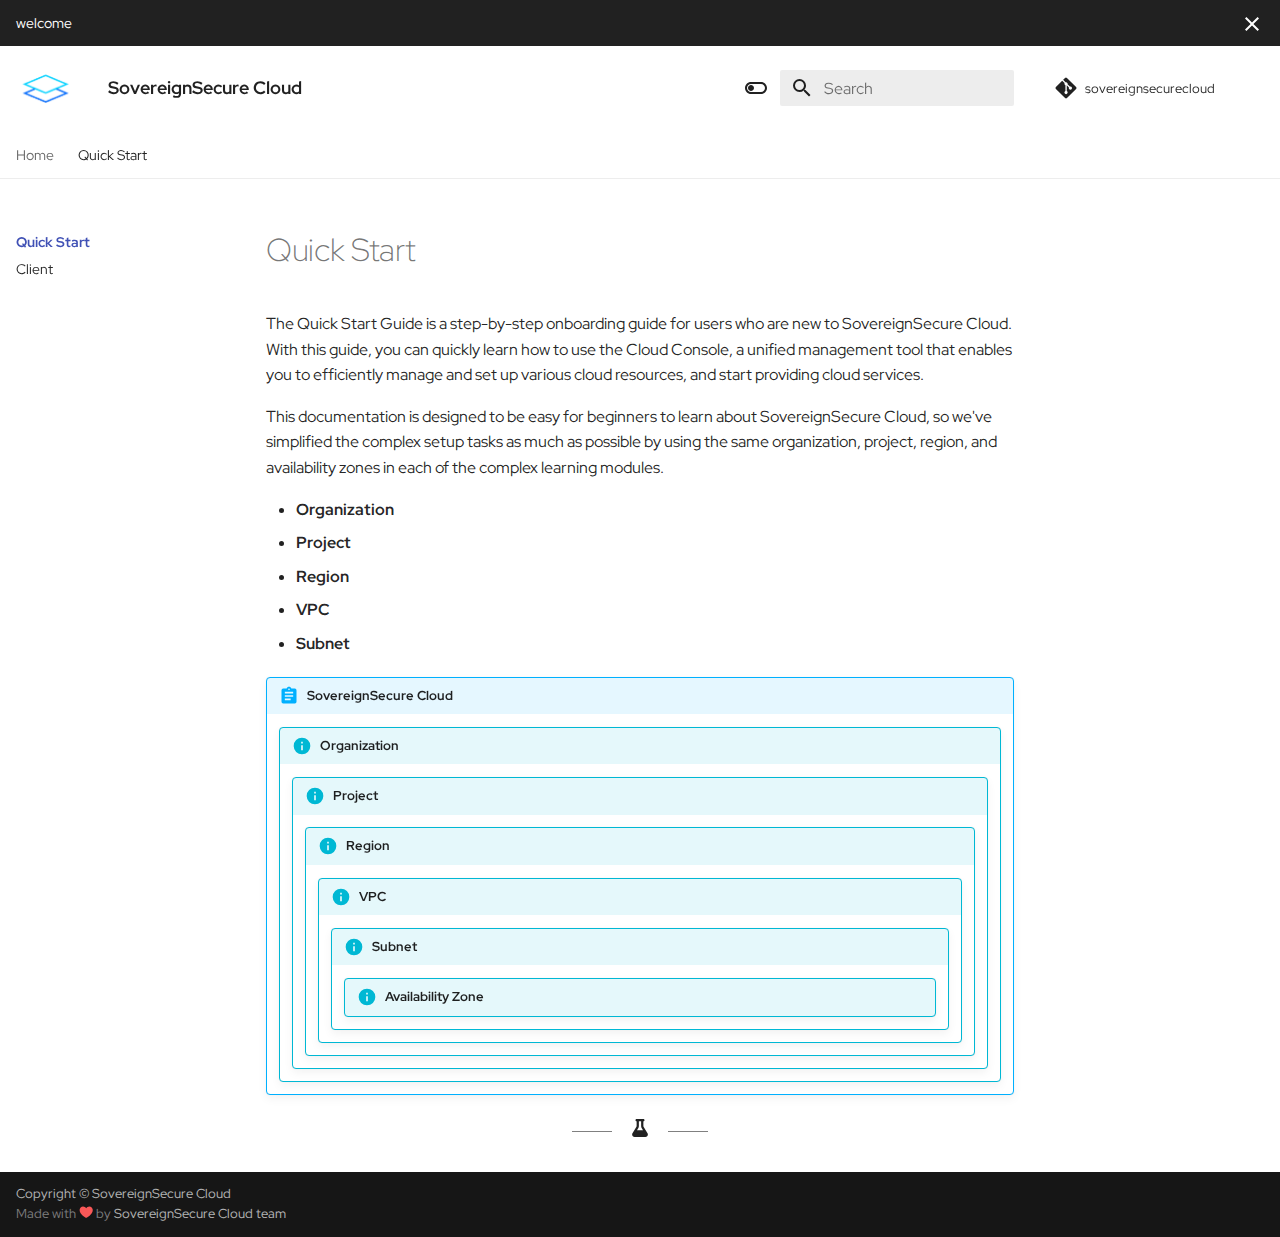
<file: quickstart/index.html>
<!doctype html>
<html lang="en" class="no-js">
  <head>
    
      <meta charset="utf-8">
      <meta name="viewport" content="width=device-width,initial-scale=1">
      
        <meta name="description" content="test">
      
      
        <meta name="author" content="kkramineni">
      
      
        <link rel="canonical" href="https://sovereignsecurecloud.com/quickstart/">
      
      
        <link rel="prev" href="..">
      
      
        <link rel="next" href="login/">
      
      
      <link rel="icon" href="../assets/logo.png">
      <meta name="generator" content="mkdocs-1.6.1, mkdocs-material-9.6.14">
    
    
      
        <title>Quick Start - SovereignSecure Cloud</title>
      
    
    
      <link rel="stylesheet" href="../assets/stylesheets/main.342714a4.min.css">
      
        
        <link rel="stylesheet" href="../assets/stylesheets/palette.06af60db.min.css">
      
      


    
    
      
    
    
      
        
        
        <link rel="preconnect" href="https://fonts.gstatic.com" crossorigin>
        <link rel="stylesheet" href="https://fonts.googleapis.com/css?family=Red+Hat+Display:300,300i,400,400i,700,700i%7CRoboto+Mono:400,400i,700,700i&display=fallback">
        <style>:root{--md-text-font:"Red Hat Display";--md-code-font:"Roboto Mono"}</style>
      
    
    
      <link rel="stylesheet" href="../custom/extra.css">
    
    <script>__md_scope=new URL("..",location),__md_hash=e=>[...e].reduce(((e,_)=>(e<<5)-e+_.charCodeAt(0)),0),__md_get=(e,_=localStorage,t=__md_scope)=>JSON.parse(_.getItem(t.pathname+"."+e)),__md_set=(e,_,t=localStorage,a=__md_scope)=>{try{t.setItem(a.pathname+"."+e,JSON.stringify(_))}catch(e){}}</script>
    
      

    
    
    

<!-- Determine title -->










  </head>
  
  
    
    
      
    
    
    
    
    <body dir="ltr" data-md-color-scheme="default" data-md-color-primary="white" data-md-color-accent="cyan">
  
    
    <input class="md-toggle" data-md-toggle="drawer" type="checkbox" id="__drawer" autocomplete="off">
    <input class="md-toggle" data-md-toggle="search" type="checkbox" id="__search" autocomplete="off">
    <label class="md-overlay" for="__drawer"></label>
    <div data-md-component="skip">
      
    </div>
    <div data-md-component="announce">
      
        <aside class="md-banner">
          <div class="md-banner__inner md-grid md-typeset">
            
              <button class="md-banner__button md-icon" aria-label="Don't show this again">
                
                <svg xmlns="http://www.w3.org/2000/svg" viewBox="0 0 24 24"><path d="M19 6.41 17.59 5 12 10.59 6.41 5 5 6.41 10.59 12 5 17.59 6.41 19 12 13.41 17.59 19 19 17.59 13.41 12z"/></svg>
              </button>
            
            
  welcome


          </div>
          
            <script>var el=document.querySelector("[data-md-component=announce]");if(el){var content=el.querySelector(".md-typeset");__md_hash(content.innerHTML)===__md_get("__announce")&&(el.hidden=!0)}</script>
          
        </aside>
      
    </div>
    
    
      

<header class="md-header" data-md-component="header">
  <nav class="md-header__inner md-grid" aria-label="Header">
    <a href=".." title="SovereignSecure Cloud" class="md-header__button md-logo" aria-label="SovereignSecure Cloud" data-md-component="logo">
      
  <img src="../assets/logo.png" alt="logo">

    </a>
    <label class="md-header__button md-icon" for="__drawer">
      
      <svg xmlns="http://www.w3.org/2000/svg" viewBox="0 0 24 24"><path d="M3 6h18v2H3zm0 5h18v2H3zm0 5h18v2H3z"/></svg>
    </label>
    <div class="md-header__title" data-md-component="header-title">
      <div class="md-header__ellipsis">
        <div class="md-header__topic">
          <span class="md-ellipsis">
            SovereignSecure Cloud
          </span>
        </div>
        <div class="md-header__topic" data-md-component="header-topic">
          <span class="md-ellipsis">
            
              Quick Start
            
          </span>
        </div>
      </div>
    </div>
    
      
        <form class="md-header__option" data-md-component="palette">
  
    
    
    
    <input class="md-option" data-md-color-media="(prefers-color-scheme: light)" data-md-color-scheme="default" data-md-color-primary="white" data-md-color-accent="cyan"  aria-label="Switch to dark mode"  type="radio" name="__palette" id="__palette_0">
    
      <label class="md-header__button md-icon" title="Switch to dark mode" for="__palette_1" hidden>
        <svg xmlns="http://www.w3.org/2000/svg" viewBox="0 0 24 24"><path d="M17 6H7c-3.31 0-6 2.69-6 6s2.69 6 6 6h10c3.31 0 6-2.69 6-6s-2.69-6-6-6m0 10H7c-2.21 0-4-1.79-4-4s1.79-4 4-4h10c2.21 0 4 1.79 4 4s-1.79 4-4 4M7 9c-1.66 0-3 1.34-3 3s1.34 3 3 3 3-1.34 3-3-1.34-3-3-3"/></svg>
      </label>
    
  
    
    
    
    <input class="md-option" data-md-color-media="(prefers-color-scheme: dark)" data-md-color-scheme="slate" data-md-color-primary="black" data-md-color-accent="cyan"  aria-label="Switch to light mode"  type="radio" name="__palette" id="__palette_1">
    
      <label class="md-header__button md-icon" title="Switch to light mode" for="__palette_0" hidden>
        <svg xmlns="http://www.w3.org/2000/svg" viewBox="0 0 24 24"><path d="M17 7H7a5 5 0 0 0-5 5 5 5 0 0 0 5 5h10a5 5 0 0 0 5-5 5 5 0 0 0-5-5m0 8a3 3 0 0 1-3-3 3 3 0 0 1 3-3 3 3 0 0 1 3 3 3 3 0 0 1-3 3"/></svg>
      </label>
    
  
</form>
      
    
    
      <script>var palette=__md_get("__palette");if(palette&&palette.color){if("(prefers-color-scheme)"===palette.color.media){var media=matchMedia("(prefers-color-scheme: light)"),input=document.querySelector(media.matches?"[data-md-color-media='(prefers-color-scheme: light)']":"[data-md-color-media='(prefers-color-scheme: dark)']");palette.color.media=input.getAttribute("data-md-color-media"),palette.color.scheme=input.getAttribute("data-md-color-scheme"),palette.color.primary=input.getAttribute("data-md-color-primary"),palette.color.accent=input.getAttribute("data-md-color-accent")}for(var[key,value]of Object.entries(palette.color))document.body.setAttribute("data-md-color-"+key,value)}</script>
    
    
    
      
      
        <label class="md-header__button md-icon" for="__search">
          
          <svg xmlns="http://www.w3.org/2000/svg" viewBox="0 0 24 24"><path d="M9.5 3A6.5 6.5 0 0 1 16 9.5c0 1.61-.59 3.09-1.56 4.23l.27.27h.79l5 5-1.5 1.5-5-5v-.79l-.27-.27A6.52 6.52 0 0 1 9.5 16 6.5 6.5 0 0 1 3 9.5 6.5 6.5 0 0 1 9.5 3m0 2C7 5 5 7 5 9.5S7 14 9.5 14 14 12 14 9.5 12 5 9.5 5"/></svg>
        </label>
        <div class="md-search" data-md-component="search" role="dialog">
  <label class="md-search__overlay" for="__search"></label>
  <div class="md-search__inner" role="search">
    <form class="md-search__form" name="search">
      <input type="text" class="md-search__input" name="query" aria-label="Search" placeholder="Search" autocapitalize="off" autocorrect="off" autocomplete="off" spellcheck="false" data-md-component="search-query" required>
      <label class="md-search__icon md-icon" for="__search">
        
        <svg xmlns="http://www.w3.org/2000/svg" viewBox="0 0 24 24"><path d="M9.5 3A6.5 6.5 0 0 1 16 9.5c0 1.61-.59 3.09-1.56 4.23l.27.27h.79l5 5-1.5 1.5-5-5v-.79l-.27-.27A6.52 6.52 0 0 1 9.5 16 6.5 6.5 0 0 1 3 9.5 6.5 6.5 0 0 1 9.5 3m0 2C7 5 5 7 5 9.5S7 14 9.5 14 14 12 14 9.5 12 5 9.5 5"/></svg>
        
        <svg xmlns="http://www.w3.org/2000/svg" viewBox="0 0 320 512"><!--! Font Awesome Free 6.7.2 by @fontawesome - https://fontawesome.com License - https://fontawesome.com/license/free (Icons: CC BY 4.0, Fonts: SIL OFL 1.1, Code: MIT License) Copyright 2024 Fonticons, Inc.--><path d="M41.4 233.4c-12.5 12.5-12.5 32.8 0 45.3l160 160c12.5 12.5 32.8 12.5 45.3 0s12.5-32.8 0-45.3L109.3 256l137.3-137.4c12.5-12.5 12.5-32.8 0-45.3s-32.8-12.5-45.3 0l-160 160z"/></svg>
      </label>
      <nav class="md-search__options" aria-label="Search">
        
        <button type="reset" class="md-search__icon md-icon" title="Clear" aria-label="Clear" tabindex="-1">
          
          <svg xmlns="http://www.w3.org/2000/svg" viewBox="0 0 24 24"><path d="M19 6.41 17.59 5 12 10.59 6.41 5 5 6.41 10.59 12 5 17.59 6.41 19 12 13.41 17.59 19 19 17.59 13.41 12z"/></svg>
        </button>
      </nav>
      
        <div class="md-search__suggest" data-md-component="search-suggest"></div>
      
    </form>
    <div class="md-search__output">
      <div class="md-search__scrollwrap" tabindex="0" data-md-scrollfix>
        <div class="md-search-result" data-md-component="search-result">
          <div class="md-search-result__meta">
            Initializing search
          </div>
          <ol class="md-search-result__list" role="presentation"></ol>
        </div>
      </div>
    </div>
  </div>
</div>
      
    
    
      <div class="md-header__source">
        <a href="https://github.com/sovereignsecurecloud/sovereignsecurecloud.github.io" title="Go to repository" class="md-source" data-md-component="source">
  <div class="md-source__icon md-icon">
    
    <svg xmlns="http://www.w3.org/2000/svg" viewBox="0 0 448 512"><!--! Font Awesome Free 6.7.2 by @fontawesome - https://fontawesome.com License - https://fontawesome.com/license/free (Icons: CC BY 4.0, Fonts: SIL OFL 1.1, Code: MIT License) Copyright 2024 Fonticons, Inc.--><path d="M439.55 236.05 244 40.45a28.87 28.87 0 0 0-40.81 0l-40.66 40.63 51.52 51.52c27.06-9.14 52.68 16.77 43.39 43.68l49.66 49.66c34.23-11.8 61.18 31 35.47 56.69-26.49 26.49-70.21-2.87-56-37.34L240.22 199v121.85c25.3 12.54 22.26 41.85 9.08 55a34.34 34.34 0 0 1-48.55 0c-17.57-17.6-11.07-46.91 11.25-56v-123c-20.8-8.51-24.6-30.74-18.64-45L142.57 101 8.45 235.14a28.86 28.86 0 0 0 0 40.81l195.61 195.6a28.86 28.86 0 0 0 40.8 0l194.69-194.69a28.86 28.86 0 0 0 0-40.81"/></svg>
  </div>
  <div class="md-source__repository">
    sovereignsecurecloud
  </div>
</a>
      </div>
    
  </nav>
  
</header>
    
    <div class="md-container" data-md-component="container">
      
      
        
          
            
<nav class="md-tabs" aria-label="Tabs" data-md-component="tabs">
  <div class="md-grid">
    <ul class="md-tabs__list">
      
        
  
  
  
  
    <li class="md-tabs__item">
      <a href=".." class="md-tabs__link">
        
  
  
    
  
  Home

      </a>
    </li>
  

      
        
  
  
  
    
  
  
    
    
      <li class="md-tabs__item md-tabs__item--active">
        <a href="./" class="md-tabs__link">
          
  
  
    
  
  Quick Start

        </a>
      </li>
    
  

      
    </ul>
  </div>
</nav>
          
        
      
      <main class="md-main" data-md-component="main">
        <div class="md-main__inner md-grid">
          
            
              
              <div class="md-sidebar md-sidebar--primary" data-md-component="sidebar" data-md-type="navigation" >
                <div class="md-sidebar__scrollwrap">
                  <div class="md-sidebar__inner">
                    


  


<nav class="md-nav md-nav--primary md-nav--lifted" aria-label="Navigation" data-md-level="0">
  <label class="md-nav__title" for="__drawer">
    <a href=".." title="SovereignSecure Cloud" class="md-nav__button md-logo" aria-label="SovereignSecure Cloud" data-md-component="logo">
      
  <img src="../assets/logo.png" alt="logo">

    </a>
    SovereignSecure Cloud
  </label>
  
    <div class="md-nav__source">
      <a href="https://github.com/sovereignsecurecloud/sovereignsecurecloud.github.io" title="Go to repository" class="md-source" data-md-component="source">
  <div class="md-source__icon md-icon">
    
    <svg xmlns="http://www.w3.org/2000/svg" viewBox="0 0 448 512"><!--! Font Awesome Free 6.7.2 by @fontawesome - https://fontawesome.com License - https://fontawesome.com/license/free (Icons: CC BY 4.0, Fonts: SIL OFL 1.1, Code: MIT License) Copyright 2024 Fonticons, Inc.--><path d="M439.55 236.05 244 40.45a28.87 28.87 0 0 0-40.81 0l-40.66 40.63 51.52 51.52c27.06-9.14 52.68 16.77 43.39 43.68l49.66 49.66c34.23-11.8 61.18 31 35.47 56.69-26.49 26.49-70.21-2.87-56-37.34L240.22 199v121.85c25.3 12.54 22.26 41.85 9.08 55a34.34 34.34 0 0 1-48.55 0c-17.57-17.6-11.07-46.91 11.25-56v-123c-20.8-8.51-24.6-30.74-18.64-45L142.57 101 8.45 235.14a28.86 28.86 0 0 0 0 40.81l195.61 195.6a28.86 28.86 0 0 0 40.8 0l194.69-194.69a28.86 28.86 0 0 0 0-40.81"/></svg>
  </div>
  <div class="md-source__repository">
    sovereignsecurecloud
  </div>
</a>
    </div>
  
  <ul class="md-nav__list" data-md-scrollfix>
    
      
      
  
  
  
  
    <li class="md-nav__item">
      <a href=".." class="md-nav__link">
        
  
  
  <span class="md-ellipsis">
    Home
    
  </span>
  

      </a>
    </li>
  

    
      
      
  
  
    
  
  
  
    
    
      
        
          
        
      
        
      
    
    
    
      
        
        
      
      
    
    
    <li class="md-nav__item md-nav__item--active md-nav__item--section md-nav__item--nested">
      
        
        
        <input class="md-nav__toggle md-toggle " type="checkbox" id="__nav_2" checked>
        
          
          <div class="md-nav__link md-nav__container">
            <a href="./" class="md-nav__link md-nav__link--active">
              
  
  
  <span class="md-ellipsis">
    Quick Start
    
  </span>
  

            </a>
            
              
              <label class="md-nav__link md-nav__link--active" for="__nav_2" id="__nav_2_label" tabindex="">
                <span class="md-nav__icon md-icon"></span>
              </label>
            
          </div>
        
        <nav class="md-nav" data-md-level="1" aria-labelledby="__nav_2_label" aria-expanded="true">
          <label class="md-nav__title" for="__nav_2">
            <span class="md-nav__icon md-icon"></span>
            Quick Start
          </label>
          <ul class="md-nav__list" data-md-scrollfix>
            
              
            
              
                
  
  
  
  
    <li class="md-nav__item">
      <a href="login/" class="md-nav__link">
        
  
  
  <span class="md-ellipsis">
    Client
    
  </span>
  

      </a>
    </li>
  

              
            
          </ul>
        </nav>
      
    </li>
  

    
  </ul>
</nav>
                  </div>
                </div>
              </div>
            
            
              
              <div class="md-sidebar md-sidebar--secondary" data-md-component="sidebar" data-md-type="toc" >
                <div class="md-sidebar__scrollwrap">
                  <div class="md-sidebar__inner">
                    

<nav class="md-nav md-nav--secondary" aria-label="Table of contents">
  
  
  
  
</nav>
                  </div>
                </div>
              </div>
            
          
          
            <div class="md-content" data-md-component="content">
              <article class="md-content__inner md-typeset">
                

                  


  
  


  <h1>Quick Start</h1>

<p>The Quick Start Guide is a step-by-step onboarding guide for users who are new to SovereignSecure Cloud.  With this guide, you can quickly learn how to use the Cloud Console, a unified management tool that enables you to efficiently manage and set up various cloud resources, and start providing cloud services. </p>
<p>This documentation is designed to be easy for beginners to learn about SovereignSecure Cloud, so we've simplified the complex setup tasks as much as possible by using the same organization, project, region, and availability zones in each of the complex learning modules. </p>
<ul>
<li><strong>Organization</strong>  </li>
<li><strong>Project</strong> </li>
<li><strong>Region</strong> </li>
<li><strong>VPC</strong> </li>
<li><strong>Subnet</strong> </li>
</ul>
<div class="admonition abstract">
<p class="admonition-title">SovereignSecure Cloud</p>
<div class="admonition info">
<p class="admonition-title">Organization</p>
<div class="admonition info">
<p class="admonition-title">Project</p>
<div class="admonition info">
<p class="admonition-title">Region</p>
<div class="admonition info">
<p class="admonition-title">VPC</p>
<div class="admonition info">
<p class="admonition-title">Subnet</p>
<div class="admonition info">
<p class="admonition-title">Availability Zone</p>
</div>
</div>
</div>
</div>
</div>
</div>
</div>












                

<!-- Content footer -->
<footer class="mdx-content__footer md-typeset">

    <hr />
    <span class="twemoji">
        <svg xmlns="http://www.w3.org/2000/svg" viewBox="0 0 448 512"><!--! Font Awesome Free 6.7.2 by @fontawesome - https://fontawesome.com License - https://fontawesome.com/license/free (Icons: CC BY 4.0, Fonts: SIL OFL 1.1, Code: MIT License) Copyright 2024 Fonticons, Inc.--><path d="M288 0H128c-17.7 0-32 14.3-32 32s14.3 32 32 32v132.8c0 11.8-3.3 23.5-9.5 33.5L10.3 406.2C3.6 417.2 0 429.7 0 442.6 0 480.9 31.1 512 69.4 512h309.2c38.3 0 69.4-31.1 69.4-69.4 0-12.8-3.6-25.4-10.3-36.4L329.5 230.4c-6.2-10.1-9.5-21.7-9.5-33.5V64c17.7 0 32-14.3 32-32S337.7 0 320 0zm-96 196.8V64h64v132.8c0 23.7 6.6 46.9 19 67.1l34.5 56.1h-171l34.5-56.1c12.4-20.2 19-43.4 19-67.1"/></svg>
    </span>
    <hr />

</footer>

              </article>
            </div>
          
          
<script>var target=document.getElementById(location.hash.slice(1));target&&target.name&&(target.checked=target.name.startsWith("__tabbed_"))</script>
        </div>
        
          <button type="button" class="md-top md-icon" data-md-component="top" hidden>
  
  <svg xmlns="http://www.w3.org/2000/svg" viewBox="0 0 24 24"><path d="M13 20h-2V8l-5.5 5.5-1.42-1.42L12 4.16l7.92 7.92-1.42 1.42L13 8z"/></svg>
  Back to top
</button>
        
      </main>
      
        <footer class="md-footer">
  
  <div class="md-footer-meta md-typeset">
    <div class="md-footer-meta__inner md-grid">
      <div class="md-copyright">
    
    <div class="md-copyright__highlight">
        Copyright &copy; SovereignSecure Cloud
    </div>
    
    
    Made with
    <span class="twemoji heart">
        <svg xmlns="http://www.w3.org/2000/svg" width="24" height="24" viewBox="0 0 24 24"><path fill="#f95858" d="M14 20.408c-.492.308-.903.546-1.192.709c-.153.086-.308.17-.463.252h-.002a.75.75 0 0 1-.686 0a16.709 16.709 0 0 1-.465-.252a31.147 31.147 0 0 1-4.803-3.34C3.8 15.572 1 12.331 1 8.513C1 5.052 3.829 2.5 6.736 2.5C9.03 2.5 10.881 3.726 12 5.605C13.12 3.726 14.97 2.5 17.264 2.5C20.17 2.5 23 5.052 23 8.514c0 3.818-2.801 7.06-5.389 9.262A31.146 31.146 0 0 1 14 20.408"/></svg>
    </span> by
    <a href="https://github.com/sovereignsecurecloud/sovereignsecurecloud.github.io" target="_blank" rel="noopener">
        SovereignSecure Cloud team
    </a>
    
</div>
      
    </div>
  </div>
</footer>
      
    </div>
    <div class="md-dialog" data-md-component="dialog">
      <div class="md-dialog__inner md-typeset"></div>
    </div>
    
    
    
      
      <script id="__config" type="application/json">{"base": "..", "features": ["navigation.top", "navigation.tabs", "search.suggest", "content.code.annotate", "content.code.copy", "toc.follow", "content.tooltips", "navigation.indexes", "content.footnote.tooltips", "announce.dismiss"], "search": "../assets/javascripts/workers/search.d50fe291.min.js", "tags": null, "translations": {"clipboard.copied": "Copied to clipboard", "clipboard.copy": "Copy to clipboard", "search.result.more.one": "1 more on this page", "search.result.more.other": "# more on this page", "search.result.none": "No matching documents", "search.result.one": "1 matching document", "search.result.other": "# matching documents", "search.result.placeholder": "Type to start searching", "search.result.term.missing": "Missing", "select.version": "Select version"}, "version": null}</script>
    
    
      <script src="../assets/javascripts/bundle.13a4f30d.min.js"></script>
      
    
  </body>
</html>
</file>
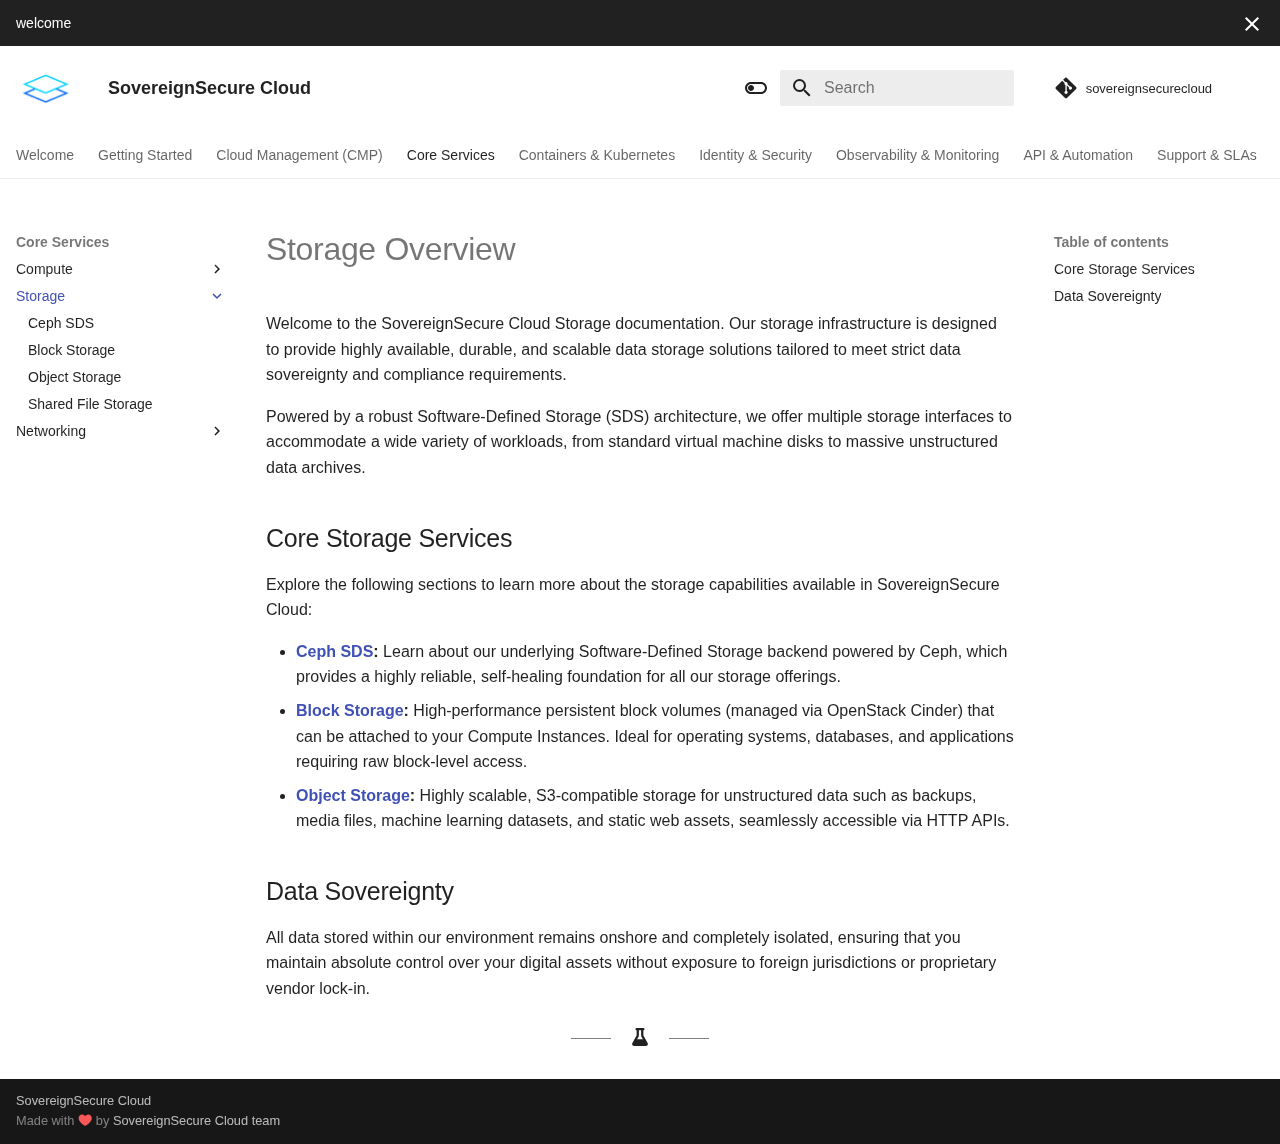
<file: storage/index.html>
<!doctype html>
<html lang="en" class="no-js">
  <head>
    
      <meta charset="utf-8">
      <meta name="viewport" content="width=device-width,initial-scale=1">
      
        <meta name="description" content="User Description for SovereignSecure Cloud">
      
      
        <meta name="author" content="kkramineni">
      
      
        <link rel="canonical" href="https://sovereignsecurecloud.com/storage/">
      
      
        <link rel="prev" href="../compute/keypair/">
      
      
        <link rel="next" href="ceph/">
      
      
        
      
      
      <link rel="icon" href="../assets/logo.png">
      <meta name="generator" content="mkdocs-1.6.1, mkdocs-material-9.7.6">
    
    
      
        <title>Overview - SovereignSecure Cloud</title>
      
    
    
      <link rel="stylesheet" href="../assets/stylesheets/main.484c7ddc.min.css">
      
        
        <link rel="stylesheet" href="../assets/stylesheets/palette.ab4e12ef.min.css">
      
      


    
    
      
    
    
      
        
        
        <link rel="preconnect" href="https://fonts.gstatic.com" crossorigin>
        <link rel="stylesheet" href="https://fonts.googleapis.com/css?family=Google+Sans:300,300i,400,400i,700,700i%7CRoboto+Mono:400,400i,700,700i&display=fallback">
        <style>:root{--md-text-font:"Google Sans";--md-code-font:"Roboto Mono"}</style>
      
    
    
      <link rel="stylesheet" href="../custom/extra.css">
    
    <script>__md_scope=new URL("..",location),__md_hash=e=>[...e].reduce(((e,_)=>(e<<5)-e+_.charCodeAt(0)),0),__md_get=(e,_=localStorage,t=__md_scope)=>JSON.parse(_.getItem(t.pathname+"."+e)),__md_set=(e,_,t=localStorage,a=__md_scope)=>{try{t.setItem(a.pathname+"."+e,JSON.stringify(_))}catch(e){}}</script>
    
      

    
    

<!-- Determine title -->










  </head>
  
  
    
    
      
    
    
    
    
    <body dir="ltr" data-md-color-scheme="default" data-md-color-primary="white" data-md-color-accent="cyan">
  
    
    <input class="md-toggle" data-md-toggle="drawer" type="checkbox" id="__drawer" autocomplete="off">
    <input class="md-toggle" data-md-toggle="search" type="checkbox" id="__search" autocomplete="off">
    <label class="md-overlay" for="__drawer"></label>
    <div data-md-component="skip">
      
        
        <a href="#storage-overview" class="md-skip">
          Skip to content
        </a>
      
    </div>
    <div data-md-component="announce">
      
        <aside class="md-banner">
          <div class="md-banner__inner md-grid md-typeset">
            
              <button class="md-banner__button md-icon" aria-label="Don't show this again">
                
                <svg xmlns="http://www.w3.org/2000/svg" viewBox="0 0 24 24"><path d="M19 6.41 17.59 5 12 10.59 6.41 5 5 6.41 10.59 12 5 17.59 6.41 19 12 13.41 17.59 19 19 17.59 13.41 12z"/></svg>
              </button>
            
            
  welcome


          </div>
          
            <script>var el=document.querySelector("[data-md-component=announce]");if(el){var content=el.querySelector(".md-typeset");__md_hash(content.innerHTML)===__md_get("__announce")&&(el.hidden=!0)}</script>
          
        </aside>
      
    </div>
    
    
      

<header class="md-header" data-md-component="header">
  <nav class="md-header__inner md-grid" aria-label="Header">
    <a href=".." title="SovereignSecure Cloud" class="md-header__button md-logo" aria-label="SovereignSecure Cloud" data-md-component="logo">
      
  <img src="../assets/logo.png" alt="logo">

    </a>
    <label class="md-header__button md-icon" for="__drawer">
      
      <svg xmlns="http://www.w3.org/2000/svg" viewBox="0 0 24 24"><path d="M3 6h18v2H3zm0 5h18v2H3zm0 5h18v2H3z"/></svg>
    </label>
    <div class="md-header__title" data-md-component="header-title">
      <div class="md-header__ellipsis">
        <div class="md-header__topic">
          <span class="md-ellipsis">
            SovereignSecure Cloud
          </span>
        </div>
        <div class="md-header__topic" data-md-component="header-topic">
          <span class="md-ellipsis">
            
              Overview
            
          </span>
        </div>
      </div>
    </div>
    
      
        <form class="md-header__option" data-md-component="palette">
  
    
    
    
    <input class="md-option" data-md-color-media="(prefers-color-scheme: light)" data-md-color-scheme="default" data-md-color-primary="white" data-md-color-accent="cyan"  aria-label="Switch to dark mode"  type="radio" name="__palette" id="__palette_0">
    
      <label class="md-header__button md-icon" title="Switch to dark mode" for="__palette_1" hidden>
        <svg xmlns="http://www.w3.org/2000/svg" viewBox="0 0 24 24"><path d="M17 6H7c-3.31 0-6 2.69-6 6s2.69 6 6 6h10c3.31 0 6-2.69 6-6s-2.69-6-6-6m0 10H7c-2.21 0-4-1.79-4-4s1.79-4 4-4h10c2.21 0 4 1.79 4 4s-1.79 4-4 4M7 9c-1.66 0-3 1.34-3 3s1.34 3 3 3 3-1.34 3-3-1.34-3-3-3"/></svg>
      </label>
    
  
    
    
    
    <input class="md-option" data-md-color-media="(prefers-color-scheme: dark)" data-md-color-scheme="slate" data-md-color-primary="black" data-md-color-accent="cyan"  aria-label="Switch to light mode"  type="radio" name="__palette" id="__palette_1">
    
      <label class="md-header__button md-icon" title="Switch to light mode" for="__palette_0" hidden>
        <svg xmlns="http://www.w3.org/2000/svg" viewBox="0 0 24 24"><path d="M17 7H7a5 5 0 0 0-5 5 5 5 0 0 0 5 5h10a5 5 0 0 0 5-5 5 5 0 0 0-5-5m0 8a3 3 0 0 1-3-3 3 3 0 0 1 3-3 3 3 0 0 1 3 3 3 3 0 0 1-3 3"/></svg>
      </label>
    
  
</form>
      
    
    
      <script>var palette=__md_get("__palette");if(palette&&palette.color){if("(prefers-color-scheme)"===palette.color.media){var media=matchMedia("(prefers-color-scheme: light)"),input=document.querySelector(media.matches?"[data-md-color-media='(prefers-color-scheme: light)']":"[data-md-color-media='(prefers-color-scheme: dark)']");palette.color.media=input.getAttribute("data-md-color-media"),palette.color.scheme=input.getAttribute("data-md-color-scheme"),palette.color.primary=input.getAttribute("data-md-color-primary"),palette.color.accent=input.getAttribute("data-md-color-accent")}for(var[key,value]of Object.entries(palette.color))document.body.setAttribute("data-md-color-"+key,value)}</script>
    
    
    
      
      
        <label class="md-header__button md-icon" for="__search">
          
          <svg xmlns="http://www.w3.org/2000/svg" viewBox="0 0 24 24"><path d="M9.5 3A6.5 6.5 0 0 1 16 9.5c0 1.61-.59 3.09-1.56 4.23l.27.27h.79l5 5-1.5 1.5-5-5v-.79l-.27-.27A6.52 6.52 0 0 1 9.5 16 6.5 6.5 0 0 1 3 9.5 6.5 6.5 0 0 1 9.5 3m0 2C7 5 5 7 5 9.5S7 14 9.5 14 14 12 14 9.5 12 5 9.5 5"/></svg>
        </label>
        <div class="md-search" data-md-component="search" role="dialog">
  <label class="md-search__overlay" for="__search"></label>
  <div class="md-search__inner" role="search">
    <form class="md-search__form" name="search">
      <input type="text" class="md-search__input" name="query" aria-label="Search" placeholder="Search" autocapitalize="off" autocorrect="off" autocomplete="off" spellcheck="false" data-md-component="search-query" required>
      <label class="md-search__icon md-icon" for="__search">
        
        <svg xmlns="http://www.w3.org/2000/svg" viewBox="0 0 24 24"><path d="M9.5 3A6.5 6.5 0 0 1 16 9.5c0 1.61-.59 3.09-1.56 4.23l.27.27h.79l5 5-1.5 1.5-5-5v-.79l-.27-.27A6.52 6.52 0 0 1 9.5 16 6.5 6.5 0 0 1 3 9.5 6.5 6.5 0 0 1 9.5 3m0 2C7 5 5 7 5 9.5S7 14 9.5 14 14 12 14 9.5 12 5 9.5 5"/></svg>
        
        <svg xmlns="http://www.w3.org/2000/svg" viewBox="0 0 256 512"><!--! Font Awesome Free 7.1.0 by @fontawesome - https://fontawesome.com License - https://fontawesome.com/license/free (Icons: CC BY 4.0, Fonts: SIL OFL 1.1, Code: MIT License) Copyright 2025 Fonticons, Inc.--><path d="M9.4 233.4c-12.5 12.5-12.5 32.8 0 45.3l160 160c12.5 12.5 32.8 12.5 45.3 0s12.5-32.8 0-45.3L77.3 256l137.3-137.4c12.5-12.5 12.5-32.8 0-45.3s-32.8-12.5-45.3 0l-160 160z"/></svg>
      </label>
      <nav class="md-search__options" aria-label="Search">
        
        <button type="reset" class="md-search__icon md-icon" title="Clear" aria-label="Clear" tabindex="-1">
          
          <svg xmlns="http://www.w3.org/2000/svg" viewBox="0 0 24 24"><path d="M19 6.41 17.59 5 12 10.59 6.41 5 5 6.41 10.59 12 5 17.59 6.41 19 12 13.41 17.59 19 19 17.59 13.41 12z"/></svg>
        </button>
      </nav>
      
        <div class="md-search__suggest" data-md-component="search-suggest"></div>
      
    </form>
    <div class="md-search__output">
      <div class="md-search__scrollwrap" tabindex="0" data-md-scrollfix>
        <div class="md-search-result" data-md-component="search-result">
          <div class="md-search-result__meta">
            Initializing search
          </div>
          <ol class="md-search-result__list" role="presentation"></ol>
        </div>
      </div>
    </div>
  </div>
</div>
      
    
    
      <div class="md-header__source">
        <a href="https://github.com/sovereignsecurecloud/sovereignsecurecloud.github.io" title="Go to repository" class="md-source" data-md-component="source">
  <div class="md-source__icon md-icon">
    
    <svg xmlns="http://www.w3.org/2000/svg" viewBox="0 0 448 512"><!--! Font Awesome Free 7.1.0 by @fontawesome - https://fontawesome.com License - https://fontawesome.com/license/free (Icons: CC BY 4.0, Fonts: SIL OFL 1.1, Code: MIT License) Copyright 2025 Fonticons, Inc.--><path d="M439.6 236.1 244 40.5c-5.4-5.5-12.8-8.5-20.4-8.5s-15 3-20.4 8.4L162.5 81l51.5 51.5c27.1-9.1 52.7 16.8 43.4 43.7l49.7 49.7c34.2-11.8 61.2 31 35.5 56.7-26.5 26.5-70.2-2.9-56-37.3L240.3 199v121.9c25.3 12.5 22.3 41.8 9.1 55-6.4 6.4-15.2 10.1-24.3 10.1s-17.8-3.6-24.3-10.1c-17.6-17.6-11.1-46.9 11.2-56v-123c-20.8-8.5-24.6-30.7-18.6-45L142.6 101 8.5 235.1C3 240.6 0 247.9 0 255.5s3 15 8.5 20.4l195.6 195.7c5.4 5.4 12.7 8.4 20.4 8.4s15-3 20.4-8.4l194.7-194.7c5.4-5.4 8.4-12.8 8.4-20.4s-3-15-8.4-20.4"/></svg>
  </div>
  <div class="md-source__repository">
    sovereignsecurecloud
  </div>
</a>
      </div>
    
  </nav>
  
</header>
    
    <div class="md-container" data-md-component="container">
      
      
        
          
            
<nav class="md-tabs" aria-label="Tabs" data-md-component="tabs">
  <div class="md-grid">
    <ul class="md-tabs__list">
      
        
  
  
  
  
    <li class="md-tabs__item">
      <a href=".." class="md-tabs__link">
        
  
  
    
  
  Welcome

      </a>
    </li>
  

      
        
  
  
  
  
    
    
      <li class="md-tabs__item">
        <a href="../quickstart/" class="md-tabs__link">
          
  
  
    
  
  Getting Started

        </a>
      </li>
    
  

      
        
  
  
  
  
    
    
      <li class="md-tabs__item">
        <a href="../cmp/" class="md-tabs__link">
          
  
  
    
  
  Cloud Management (CMP)

        </a>
      </li>
    
  

      
        
  
  
  
    
  
  
    
    
      
  
  
  
    
  
  
    
    
      <li class="md-tabs__item md-tabs__item--active">
        <a href="../compute/" class="md-tabs__link">
          
  
  
    
  
  Core Services

        </a>
      </li>
    
  

    
  

      
        
  
  
  
  
    
    
      <li class="md-tabs__item">
        <a href="../kubernetes/" class="md-tabs__link">
          
  
  
    
  
  Containers & Kubernetes

        </a>
      </li>
    
  

      
        
  
  
  
  
    
    
      <li class="md-tabs__item">
        <a href="../identity/" class="md-tabs__link">
          
  
  
    
  
  Identity & Security

        </a>
      </li>
    
  

      
        
  
  
  
  
    
    
      <li class="md-tabs__item">
        <a href="../observability/" class="md-tabs__link">
          
  
  
    
  
  Observability & Monitoring

        </a>
      </li>
    
  

      
        
  
  
  
  
    
    
      <li class="md-tabs__item">
        <a href="../api/" class="md-tabs__link">
          
  
  
    
  
  API & Automation

        </a>
      </li>
    
  

      
        
  
  
  
  
    
    
      <li class="md-tabs__item">
        <a href="../support/" class="md-tabs__link">
          
  
  
    
  
  Support & SLAs

        </a>
      </li>
    
  

      
    </ul>
  </div>
</nav>
          
        
      
      <main class="md-main" data-md-component="main">
        <div class="md-main__inner md-grid">
          
            
              
              <div class="md-sidebar md-sidebar--primary" data-md-component="sidebar" data-md-type="navigation" >
                <div class="md-sidebar__scrollwrap">
                  <div class="md-sidebar__inner">
                    


  


<nav class="md-nav md-nav--primary md-nav--lifted" aria-label="Navigation" data-md-level="0">
  <label class="md-nav__title" for="__drawer">
    <a href=".." title="SovereignSecure Cloud" class="md-nav__button md-logo" aria-label="SovereignSecure Cloud" data-md-component="logo">
      
  <img src="../assets/logo.png" alt="logo">

    </a>
    SovereignSecure Cloud
  </label>
  
    <div class="md-nav__source">
      <a href="https://github.com/sovereignsecurecloud/sovereignsecurecloud.github.io" title="Go to repository" class="md-source" data-md-component="source">
  <div class="md-source__icon md-icon">
    
    <svg xmlns="http://www.w3.org/2000/svg" viewBox="0 0 448 512"><!--! Font Awesome Free 7.1.0 by @fontawesome - https://fontawesome.com License - https://fontawesome.com/license/free (Icons: CC BY 4.0, Fonts: SIL OFL 1.1, Code: MIT License) Copyright 2025 Fonticons, Inc.--><path d="M439.6 236.1 244 40.5c-5.4-5.5-12.8-8.5-20.4-8.5s-15 3-20.4 8.4L162.5 81l51.5 51.5c27.1-9.1 52.7 16.8 43.4 43.7l49.7 49.7c34.2-11.8 61.2 31 35.5 56.7-26.5 26.5-70.2-2.9-56-37.3L240.3 199v121.9c25.3 12.5 22.3 41.8 9.1 55-6.4 6.4-15.2 10.1-24.3 10.1s-17.8-3.6-24.3-10.1c-17.6-17.6-11.1-46.9 11.2-56v-123c-20.8-8.5-24.6-30.7-18.6-45L142.6 101 8.5 235.1C3 240.6 0 247.9 0 255.5s3 15 8.5 20.4l195.6 195.7c5.4 5.4 12.7 8.4 20.4 8.4s15-3 20.4-8.4l194.7-194.7c5.4-5.4 8.4-12.8 8.4-20.4s-3-15-8.4-20.4"/></svg>
  </div>
  <div class="md-source__repository">
    sovereignsecurecloud
  </div>
</a>
    </div>
  
  <ul class="md-nav__list" data-md-scrollfix>
    
      
      
  
  
  
  
    <li class="md-nav__item">
      <a href=".." class="md-nav__link">
        
  
  
  <span class="md-ellipsis">
    
  
    Welcome
  

    
  </span>
  
  

      </a>
    </li>
  

    
      
      
  
  
  
  
    
    
      
        
          
        
      
        
      
        
      
    
    
    
      
      
    
    
    <li class="md-nav__item md-nav__item--nested">
      
        
        
        <input class="md-nav__toggle md-toggle " type="checkbox" id="__nav_2" >
        
          
          <div class="md-nav__link md-nav__container">
            <a href="../quickstart/" class="md-nav__link ">
              
  
  
  <span class="md-ellipsis">
    
  
    Getting Started
  

    
  </span>
  
  

            </a>
            
              
              <label class="md-nav__link " for="__nav_2" id="__nav_2_label" tabindex="0">
                <span class="md-nav__icon md-icon"></span>
              </label>
            
          </div>
        
        <nav class="md-nav" data-md-level="1" aria-labelledby="__nav_2_label" aria-expanded="false">
          <label class="md-nav__title" for="__nav_2">
            <span class="md-nav__icon md-icon"></span>
            
  
    Getting Started
  

          </label>
          <ul class="md-nav__list" data-md-scrollfix>
            
              
            
              
                
  
  
  
  
    <li class="md-nav__item">
      <a href="../quickstart/login/" class="md-nav__link">
        
  
  
  <span class="md-ellipsis">
    
  
    Access & Client Setup
  

    
  </span>
  
  

      </a>
    </li>
  

              
            
              
                
  
  
  
  
    <li class="md-nav__item">
      <a href="../quickstart/compliance/" class="md-nav__link">
        
  
  
  <span class="md-ellipsis">
    
  
    Compliance & Sovereignty
  

    
  </span>
  
  

      </a>
    </li>
  

              
            
          </ul>
        </nav>
      
    </li>
  

    
      
      
  
  
  
  
    
    
      
        
          
        
      
        
      
        
      
    
    
    
      
      
    
    
    <li class="md-nav__item md-nav__item--nested">
      
        
        
        <input class="md-nav__toggle md-toggle " type="checkbox" id="__nav_3" >
        
          
          <div class="md-nav__link md-nav__container">
            <a href="../cmp/" class="md-nav__link ">
              
  
  
  <span class="md-ellipsis">
    
  
    Cloud Management (CMP)
  

    
  </span>
  
  

            </a>
            
              
              <label class="md-nav__link " for="__nav_3" id="__nav_3_label" tabindex="0">
                <span class="md-nav__icon md-icon"></span>
              </label>
            
          </div>
        
        <nav class="md-nav" data-md-level="1" aria-labelledby="__nav_3_label" aria-expanded="false">
          <label class="md-nav__title" for="__nav_3">
            <span class="md-nav__icon md-icon"></span>
            
  
    Cloud Management (CMP)
  

          </label>
          <ul class="md-nav__list" data-md-scrollfix>
            
              
            
              
                
  
  
  
  
    <li class="md-nav__item">
      <a href="../cmp/catalog/" class="md-nav__link">
        
  
  
  <span class="md-ellipsis">
    
  
    Service Catalogs
  

    
  </span>
  
  

      </a>
    </li>
  

              
            
              
                
  
  
  
  
    <li class="md-nav__item">
      <a href="../cmp/reporting/" class="md-nav__link">
        
  
  
  <span class="md-ellipsis">
    
  
    Chargeback & Reporting
  

    
  </span>
  
  

      </a>
    </li>
  

              
            
          </ul>
        </nav>
      
    </li>
  

    
      
      
  
  
    
  
  
  
    
    
      
        
      
        
      
        
      
    
    
    
      
        
        
      
      
    
    
    <li class="md-nav__item md-nav__item--active md-nav__item--section md-nav__item--nested">
      
        
        
        <input class="md-nav__toggle md-toggle " type="checkbox" id="__nav_4" checked>
        
          
          <label class="md-nav__link" for="__nav_4" id="__nav_4_label" tabindex="">
            
  
  
  <span class="md-ellipsis">
    
  
    Core Services
  

    
  </span>
  
  

            <span class="md-nav__icon md-icon"></span>
          </label>
        
        <nav class="md-nav" data-md-level="1" aria-labelledby="__nav_4_label" aria-expanded="true">
          <label class="md-nav__title" for="__nav_4">
            <span class="md-nav__icon md-icon"></span>
            
  
    Core Services
  

          </label>
          <ul class="md-nav__list" data-md-scrollfix>
            
              
                
  
  
  
  
    
    
      
        
          
        
      
        
      
        
      
        
      
        
      
        
      
        
      
        
      
    
    
    
      
      
    
    
    <li class="md-nav__item md-nav__item--nested">
      
        
        
        <input class="md-nav__toggle md-toggle " type="checkbox" id="__nav_4_1" >
        
          
          <div class="md-nav__link md-nav__container">
            <a href="../compute/" class="md-nav__link ">
              
  
  
  <span class="md-ellipsis">
    
  
    Compute
  

    
  </span>
  
  

            </a>
            
              
              <label class="md-nav__link " for="__nav_4_1" id="__nav_4_1_label" tabindex="0">
                <span class="md-nav__icon md-icon"></span>
              </label>
            
          </div>
        
        <nav class="md-nav" data-md-level="2" aria-labelledby="__nav_4_1_label" aria-expanded="false">
          <label class="md-nav__title" for="__nav_4_1">
            <span class="md-nav__icon md-icon"></span>
            
  
    Compute
  

          </label>
          <ul class="md-nav__list" data-md-scrollfix>
            
              
            
              
                
  
  
  
  
    <li class="md-nav__item">
      <a href="../compute/openstack/" class="md-nav__link">
        
  
  
  <span class="md-ellipsis">
    
  
    OpenStack IaaS
  

    
  </span>
  
  

      </a>
    </li>
  

              
            
              
                
  
  
  
  
    <li class="md-nav__item">
      <a href="../compute/instance/" class="md-nav__link">
        
  
  
  <span class="md-ellipsis">
    
  
    Instances
  

    
  </span>
  
  

      </a>
    </li>
  

              
            
              
                
  
  
  
  
    <li class="md-nav__item">
      <a href="../compute/instance_user/" class="md-nav__link">
        
  
  
  <span class="md-ellipsis">
    
  
    Instance User Guide
  

    
  </span>
  
  

      </a>
    </li>
  

              
            
              
                
  
  
  
  
    <li class="md-nav__item">
      <a href="../compute/gpu_instance/" class="md-nav__link">
        
  
  
  <span class="md-ellipsis">
    
  
    GPU Instances
  

    
  </span>
  
  

      </a>
    </li>
  

              
            
              
                
  
  
  
  
    <li class="md-nav__item">
      <a href="../compute/bmaas/" class="md-nav__link">
        
  
  
  <span class="md-ellipsis">
    
  
    Bare Metal (BMaaS)
  

    
  </span>
  
  

      </a>
    </li>
  

              
            
              
                
  
  
  
  
    <li class="md-nav__item">
      <a href="../compute/image/" class="md-nav__link">
        
  
  
  <span class="md-ellipsis">
    
  
    Images
  

    
  </span>
  
  

      </a>
    </li>
  

              
            
              
                
  
  
  
  
    <li class="md-nav__item">
      <a href="../compute/keypair/" class="md-nav__link">
        
  
  
  <span class="md-ellipsis">
    
  
    Key Pairs
  

    
  </span>
  
  

      </a>
    </li>
  

              
            
          </ul>
        </nav>
      
    </li>
  

              
            
              
                
  
  
    
  
  
  
    
    
      
        
          
        
      
        
      
        
      
        
      
        
      
    
    
    
      
      
    
    
    <li class="md-nav__item md-nav__item--active md-nav__item--nested">
      
        
        
        <input class="md-nav__toggle md-toggle " type="checkbox" id="__nav_4_2" checked>
        
          
          <div class="md-nav__link md-nav__container">
            <a href="./" class="md-nav__link md-nav__link--active">
              
  
  
  <span class="md-ellipsis">
    
  
    Storage
  

    
  </span>
  
  

            </a>
            
              
              <label class="md-nav__link md-nav__link--active" for="__nav_4_2" id="__nav_4_2_label" tabindex="0">
                <span class="md-nav__icon md-icon"></span>
              </label>
            
          </div>
        
        <nav class="md-nav" data-md-level="2" aria-labelledby="__nav_4_2_label" aria-expanded="true">
          <label class="md-nav__title" for="__nav_4_2">
            <span class="md-nav__icon md-icon"></span>
            
  
    Storage
  

          </label>
          <ul class="md-nav__list" data-md-scrollfix>
            
              
            
              
                
  
  
  
  
    <li class="md-nav__item">
      <a href="ceph/" class="md-nav__link">
        
  
  
  <span class="md-ellipsis">
    
  
    Ceph SDS
  

    
  </span>
  
  

      </a>
    </li>
  

              
            
              
                
  
  
  
  
    <li class="md-nav__item">
      <a href="block_storage/" class="md-nav__link">
        
  
  
  <span class="md-ellipsis">
    
  
    Block Storage
  

    
  </span>
  
  

      </a>
    </li>
  

              
            
              
                
  
  
  
  
    <li class="md-nav__item">
      <a href="object_storage/" class="md-nav__link">
        
  
  
  <span class="md-ellipsis">
    
  
    Object Storage
  

    
  </span>
  
  

      </a>
    </li>
  

              
            
              
                
  
  
  
  
    <li class="md-nav__item">
      <a href="file_storage/" class="md-nav__link">
        
  
  
  <span class="md-ellipsis">
    
  
    Shared File Storage
  

    
  </span>
  
  

      </a>
    </li>
  

              
            
          </ul>
        </nav>
      
    </li>
  

              
            
              
                
  
  
  
  
    
    
      
        
          
        
      
        
      
        
      
        
      
        
      
        
      
        
      
    
    
    
      
      
    
    
    <li class="md-nav__item md-nav__item--nested">
      
        
        
        <input class="md-nav__toggle md-toggle " type="checkbox" id="__nav_4_3" >
        
          
          <div class="md-nav__link md-nav__container">
            <a href="../network/" class="md-nav__link ">
              
  
  
  <span class="md-ellipsis">
    
  
    Networking
  

    
  </span>
  
  

            </a>
            
              
              <label class="md-nav__link " for="__nav_4_3" id="__nav_4_3_label" tabindex="0">
                <span class="md-nav__icon md-icon"></span>
              </label>
            
          </div>
        
        <nav class="md-nav" data-md-level="2" aria-labelledby="__nav_4_3_label" aria-expanded="false">
          <label class="md-nav__title" for="__nav_4_3">
            <span class="md-nav__icon md-icon"></span>
            
  
    Networking
  

          </label>
          <ul class="md-nav__list" data-md-scrollfix>
            
              
            
              
                
  
  
  
  
    <li class="md-nav__item">
      <a href="../network/sdn/" class="md-nav__link">
        
  
  
  <span class="md-ellipsis">
    
  
    SDN (SONiC & OVN)
  

    
  </span>
  
  

      </a>
    </li>
  

              
            
              
                
  
  
  
  
    <li class="md-nav__item">
      <a href="../network/vpc/" class="md-nav__link">
        
  
  
  <span class="md-ellipsis">
    
  
    VPC & Subnets
  

    
  </span>
  
  

      </a>
    </li>
  

              
            
              
                
  
  
  
  
    <li class="md-nav__item">
      <a href="../network/routers_fips/" class="md-nav__link">
        
  
  
  <span class="md-ellipsis">
    
  
    Routers & Floating IPs
  

    
  </span>
  
  

      </a>
    </li>
  

              
            
              
                
  
  
  
  
    <li class="md-nav__item">
      <a href="../network/security_group/" class="md-nav__link">
        
  
  
  <span class="md-ellipsis">
    
  
    Security Groups
  

    
  </span>
  
  

      </a>
    </li>
  

              
            
              
                
  
  
  
  
    <li class="md-nav__item">
      <a href="../network/load_balancer/" class="md-nav__link">
        
  
  
  <span class="md-ellipsis">
    
  
    Load Balancers
  

    
  </span>
  
  

      </a>
    </li>
  

              
            
              
                
  
  
  
  
    <li class="md-nav__item">
      <a href="../network/vpn_direct_connect/" class="md-nav__link">
        
  
  
  <span class="md-ellipsis">
    
  
    VPN & Direct Connect
  

    
  </span>
  
  

      </a>
    </li>
  

              
            
          </ul>
        </nav>
      
    </li>
  

              
            
          </ul>
        </nav>
      
    </li>
  

    
      
      
  
  
  
  
    
    
      
        
          
        
      
        
      
        
      
        
      
    
    
    
      
      
    
    
    <li class="md-nav__item md-nav__item--nested">
      
        
        
        <input class="md-nav__toggle md-toggle " type="checkbox" id="__nav_5" >
        
          
          <div class="md-nav__link md-nav__container">
            <a href="../kubernetes/" class="md-nav__link ">
              
  
  
  <span class="md-ellipsis">
    
  
    Containers & Kubernetes
  

    
  </span>
  
  

            </a>
            
              
              <label class="md-nav__link " for="__nav_5" id="__nav_5_label" tabindex="0">
                <span class="md-nav__icon md-icon"></span>
              </label>
            
          </div>
        
        <nav class="md-nav" data-md-level="1" aria-labelledby="__nav_5_label" aria-expanded="false">
          <label class="md-nav__title" for="__nav_5">
            <span class="md-nav__icon md-icon"></span>
            
  
    Containers & Kubernetes
  

          </label>
          <ul class="md-nav__list" data-md-scrollfix>
            
              
            
              
                
  
  
  
  
    <li class="md-nav__item">
      <a href="../kubernetes/k3s/" class="md-nav__link">
        
  
  
  <span class="md-ellipsis">
    
  
    K3s Kubernetes
  

    
  </span>
  
  

      </a>
    </li>
  

              
            
              
                
  
  
  
  
    <li class="md-nav__item">
      <a href="../kubernetes/kaas/" class="md-nav__link">
        
  
  
  <span class="md-ellipsis">
    
  
    KaaS (Cluster API)
  

    
  </span>
  
  

      </a>
    </li>
  

              
            
              
                
  
  
  
  
    <li class="md-nav__item">
      <a href="../kubernetes/clusters/" class="md-nav__link">
        
  
  
  <span class="md-ellipsis">
    
  
    Deploying Clusters
  

    
  </span>
  
  

      </a>
    </li>
  

              
            
          </ul>
        </nav>
      
    </li>
  

    
      
      
  
  
  
  
    
    
      
        
          
        
      
        
      
        
      
        
      
        
      
        
      
        
      
    
    
    
      
      
    
    
    <li class="md-nav__item md-nav__item--nested">
      
        
        
        <input class="md-nav__toggle md-toggle " type="checkbox" id="__nav_6" >
        
          
          <div class="md-nav__link md-nav__container">
            <a href="../identity/" class="md-nav__link ">
              
  
  
  <span class="md-ellipsis">
    
  
    Identity & Security
  

    
  </span>
  
  

            </a>
            
              
              <label class="md-nav__link " for="__nav_6" id="__nav_6_label" tabindex="0">
                <span class="md-nav__icon md-icon"></span>
              </label>
            
          </div>
        
        <nav class="md-nav" data-md-level="1" aria-labelledby="__nav_6_label" aria-expanded="false">
          <label class="md-nav__title" for="__nav_6">
            <span class="md-nav__icon md-icon"></span>
            
  
    Identity & Security
  

          </label>
          <ul class="md-nav__list" data-md-scrollfix>
            
              
            
              
                
  
  
  
  
    <li class="md-nav__item">
      <a href="../identity/keycloak/" class="md-nav__link">
        
  
  
  <span class="md-ellipsis">
    
  
    Keycloak IAM
  

    
  </span>
  
  

      </a>
    </li>
  

              
            
              
                
  
  
  
  
    <li class="md-nav__item">
      <a href="../identity/projects/" class="md-nav__link">
        
  
  
  <span class="md-ellipsis">
    
  
    Users & Projects
  

    
  </span>
  
  

      </a>
    </li>
  

              
            
              
                
  
  
  
  
    <li class="md-nav__item">
      <a href="../identity/roles/" class="md-nav__link">
        
  
  
  <span class="md-ellipsis">
    
  
    Roles & Policies
  

    
  </span>
  
  

      </a>
    </li>
  

              
            
              
                
  
  
  
  
    <li class="md-nav__item">
      <a href="../identity/teleport/" class="md-nav__link">
        
  
  
  <span class="md-ellipsis">
    
  
    Teleport PAM
  

    
  </span>
  
  

      </a>
    </li>
  

              
            
              
                
  
  
  
  
    <li class="md-nav__item">
      <a href="../identity/wazuh/" class="md-nav__link">
        
  
  
  <span class="md-ellipsis">
    
  
    Wazuh SIEM
  

    
  </span>
  
  

      </a>
    </li>
  

              
            
              
                
  
  
  
  
    <li class="md-nav__item">
      <a href="../identity/kms/" class="md-nav__link">
        
  
  
  <span class="md-ellipsis">
    
  
    Key Management (KMS)
  

    
  </span>
  
  

      </a>
    </li>
  

              
            
          </ul>
        </nav>
      
    </li>
  

    
      
      
  
  
  
  
    
    
      
        
          
        
      
        
      
    
    
    
      
      
    
    
    <li class="md-nav__item md-nav__item--nested">
      
        
        
        <input class="md-nav__toggle md-toggle " type="checkbox" id="__nav_7" >
        
          
          <div class="md-nav__link md-nav__container">
            <a href="../observability/" class="md-nav__link ">
              
  
  
  <span class="md-ellipsis">
    
  
    Observability & Monitoring
  

    
  </span>
  
  

            </a>
            
              
              <label class="md-nav__link " for="__nav_7" id="__nav_7_label" tabindex="0">
                <span class="md-nav__icon md-icon"></span>
              </label>
            
          </div>
        
        <nav class="md-nav" data-md-level="1" aria-labelledby="__nav_7_label" aria-expanded="false">
          <label class="md-nav__title" for="__nav_7">
            <span class="md-nav__icon md-icon"></span>
            
  
    Observability & Monitoring
  

          </label>
          <ul class="md-nav__list" data-md-scrollfix>
            
              
            
              
                
  
  
  
  
    <li class="md-nav__item">
      <a href="../observability/prometheus_grafana/" class="md-nav__link">
        
  
  
  <span class="md-ellipsis">
    
  
    Prometheus & Grafana
  

    
  </span>
  
  

      </a>
    </li>
  

              
            
          </ul>
        </nav>
      
    </li>
  

    
      
      
  
  
  
  
    
    
      
        
          
        
      
        
      
        
      
    
    
    
      
      
    
    
    <li class="md-nav__item md-nav__item--nested">
      
        
        
        <input class="md-nav__toggle md-toggle " type="checkbox" id="__nav_8" >
        
          
          <div class="md-nav__link md-nav__container">
            <a href="../api/" class="md-nav__link ">
              
  
  
  <span class="md-ellipsis">
    
  
    API & Automation
  

    
  </span>
  
  

            </a>
            
              
              <label class="md-nav__link " for="__nav_8" id="__nav_8_label" tabindex="0">
                <span class="md-nav__icon md-icon"></span>
              </label>
            
          </div>
        
        <nav class="md-nav" data-md-level="1" aria-labelledby="__nav_8_label" aria-expanded="false">
          <label class="md-nav__title" for="__nav_8">
            <span class="md-nav__icon md-icon"></span>
            
  
    API & Automation
  

          </label>
          <ul class="md-nav__list" data-md-scrollfix>
            
              
            
              
                
  
  
  
  
    <li class="md-nav__item">
      <a href="../api/login/" class="md-nav__link">
        
  
  
  <span class="md-ellipsis">
    
  
    CLI Configuration
  

    
  </span>
  
  

      </a>
    </li>
  

              
            
              
                
  
  
  
  
    <li class="md-nav__item">
      <a href="../api/iac/" class="md-nav__link">
        
  
  
  <span class="md-ellipsis">
    
  
    Infrastructure as Code (IaC)
  

    
  </span>
  
  

      </a>
    </li>
  

              
            
          </ul>
        </nav>
      
    </li>
  

    
      
      
  
  
  
  
    
    
      
        
          
        
      
        
      
    
    
    
      
      
    
    
    <li class="md-nav__item md-nav__item--nested">
      
        
        
        <input class="md-nav__toggle md-toggle " type="checkbox" id="__nav_9" >
        
          
          <div class="md-nav__link md-nav__container">
            <a href="../support/" class="md-nav__link ">
              
  
  
  <span class="md-ellipsis">
    
  
    Support & SLAs
  

    
  </span>
  
  

            </a>
            
              
              <label class="md-nav__link " for="__nav_9" id="__nav_9_label" tabindex="0">
                <span class="md-nav__icon md-icon"></span>
              </label>
            
          </div>
        
        <nav class="md-nav" data-md-level="1" aria-labelledby="__nav_9_label" aria-expanded="false">
          <label class="md-nav__title" for="__nav_9">
            <span class="md-nav__icon md-icon"></span>
            
  
    Support & SLAs
  

          </label>
          <ul class="md-nav__list" data-md-scrollfix>
            
              
            
              
                
  
  
  
  
    <li class="md-nav__item">
      <a href="../support/sla/" class="md-nav__link">
        
  
  
  <span class="md-ellipsis">
    
  
    Service Level Agreements
  

    
  </span>
  
  

      </a>
    </li>
  

              
            
          </ul>
        </nav>
      
    </li>
  

    
  </ul>
</nav>
                  </div>
                </div>
              </div>
            
            
              
              <div class="md-sidebar md-sidebar--secondary" data-md-component="sidebar" data-md-type="toc" >
                <div class="md-sidebar__scrollwrap">
                  <div class="md-sidebar__inner">
                    

<nav class="md-nav md-nav--secondary" aria-label="Table of contents">
  
  
  
    
  
  
    <label class="md-nav__title" for="__toc">
      <span class="md-nav__icon md-icon"></span>
      Table of contents
    </label>
    <ul class="md-nav__list" data-md-component="toc" data-md-scrollfix>
      
        <li class="md-nav__item">
  <a href="#core-storage-services" class="md-nav__link">
    <span class="md-ellipsis">
      
        Core Storage Services
      
    </span>
  </a>
  
</li>
      
        <li class="md-nav__item">
  <a href="#data-sovereignty" class="md-nav__link">
    <span class="md-ellipsis">
      
        Data Sovereignty
      
    </span>
  </a>
  
</li>
      
    </ul>
  
</nav>
                  </div>
                </div>
              </div>
            
          
          
            <div class="md-content" data-md-component="content">
              
              <article class="md-content__inner md-typeset">
                

                  


  
  


<h1 id="storage-overview">Storage Overview<a class="headerlink" href="#storage-overview" title="Permanent link">#</a></h1>
<p>Welcome to the SovereignSecure Cloud Storage documentation. Our storage infrastructure is designed to provide highly available, durable, and scalable data storage solutions tailored to meet strict data sovereignty and compliance requirements.</p>
<p>Powered by a robust Software-Defined Storage (SDS) architecture, we offer multiple storage interfaces to accommodate a wide variety of workloads, from standard virtual machine disks to massive unstructured data archives.</p>
<h2 id="core-storage-services">Core Storage Services<a class="headerlink" href="#core-storage-services" title="Permanent link">#</a></h2>
<p>Explore the following sections to learn more about the storage capabilities available in SovereignSecure Cloud:</p>
<ul>
<li><strong><a href="ceph/">Ceph SDS</a>:</strong> Learn about our underlying Software-Defined Storage backend powered by Ceph, which provides a highly reliable, self-healing foundation for all our storage offerings.</li>
<li><strong><a href="block_storage/">Block Storage</a>:</strong> High-performance persistent block volumes (managed via OpenStack Cinder) that can be attached to your Compute Instances. Ideal for operating systems, databases, and applications requiring raw block-level access.</li>
<li><strong><a href="object_storage/">Object Storage</a>:</strong> Highly scalable, S3-compatible storage for unstructured data such as backups, media files, machine learning datasets, and static web assets, seamlessly accessible via HTTP APIs.</li>
</ul>
<h2 id="data-sovereignty">Data Sovereignty<a class="headerlink" href="#data-sovereignty" title="Permanent link">#</a></h2>
<p>All data stored within our environment remains onshore and completely isolated, ensuring that you maintain absolute control over your digital assets without exposure to foreign jurisdictions or proprietary vendor lock-in.</p>







  
  






                

<!-- Content footer -->
<footer class="mdx-content__footer md-typeset">

    <hr />
    <span class="twemoji">
        <svg xmlns="http://www.w3.org/2000/svg" viewBox="0 0 448 512"><!--! Font Awesome Free 7.1.0 by @fontawesome - https://fontawesome.com License - https://fontawesome.com/license/free (Icons: CC BY 4.0, Fonts: SIL OFL 1.1, Code: MIT License) Copyright 2025 Fonticons, Inc.--><path d="M288 0H128c-17.7 0-32 14.3-32 32s14.3 32 32 32v151.5L7.5 426.3C2.6 435 0 444.7 0 454.7 0 486.4 25.6 512 57.3 512h333.4c31.6 0 57.3-25.6 57.3-57.3 0-10-2.6-19.8-7.5-28.4L320 215.5V64c17.7 0 32-14.3 32-32S337.7 0 320 0zm-96 215.5V64h64v151.5c0 11.1 2.9 22.1 8.4 31.8L306 320H142l41.6-72.7c5.5-9.7 8.4-20.6 8.4-31.8"/></svg>
    </span>
    <hr />

</footer>

              </article>
            </div>
          
          
<script>var target=document.getElementById(location.hash.slice(1));target&&target.name&&(target.checked=target.name.startsWith("__tabbed_"))</script>
        </div>
        
          <button type="button" class="md-top md-icon" data-md-component="top" hidden>
  
  <svg xmlns="http://www.w3.org/2000/svg" viewBox="0 0 24 24"><path d="M13 20h-2V8l-5.5 5.5-1.42-1.42L12 4.16l7.92 7.92-1.42 1.42L13 8z"/></svg>
  Back to top
</button>
        
      </main>
      
        <footer class="md-footer">
  
  <div class="md-footer-meta md-typeset">
    <div class="md-footer-meta__inner md-grid">
      <div class="md-copyright">
    
    <div class="md-copyright__highlight">
        SovereignSecure Cloud
    </div>
    
    
    Made with
    <span class="twemoji heart">
        <svg xmlns="http://www.w3.org/2000/svg" width="24" height="24" viewBox="0 0 24 24"><path fill="#f95858" d="M14 20.408c-.492.308-.903.546-1.192.709c-.153.086-.308.17-.463.252h-.002a.75.75 0 0 1-.686 0a16.709 16.709 0 0 1-.465-.252a31.147 31.147 0 0 1-4.803-3.34C3.8 15.572 1 12.331 1 8.513C1 5.052 3.829 2.5 6.736 2.5C9.03 2.5 10.881 3.726 12 5.605C13.12 3.726 14.97 2.5 17.264 2.5C20.17 2.5 23 5.052 23 8.514c0 3.818-2.801 7.06-5.389 9.262A31.146 31.146 0 0 1 14 20.408"/></svg>
    </span> by
    <a href="https://github.com/sovereignsecurecloud/sovereignsecurecloud.github.io" target="_blank" rel="noopener">
        SovereignSecure Cloud team
    </a>
    
</div>
      
    </div>
  </div>
</footer>
      
    </div>
    <div class="md-dialog" data-md-component="dialog">
      <div class="md-dialog__inner md-typeset"></div>
    </div>
    
    
    
      
      
      <script id="__config" type="application/json">{"annotate": null, "base": "..", "features": ["navigation.top", "navigation.tabs", "search.suggest", "content.code.annotate", "content.code.copy", "toc.follow", "content.tooltips", "navigation.indexes", "content.footnote.tooltips", "announce.dismiss"], "search": "../assets/javascripts/workers/search.2c215733.min.js", "tags": null, "translations": {"clipboard.copied": "Copied to clipboard", "clipboard.copy": "Copy to clipboard", "search.result.more.one": "1 more on this page", "search.result.more.other": "# more on this page", "search.result.none": "No matching documents", "search.result.one": "1 matching document", "search.result.other": "# matching documents", "search.result.placeholder": "Type to start searching", "search.result.term.missing": "Missing", "select.version": "Select version"}, "version": null}</script>
    
    
      <script src="../assets/javascripts/bundle.79ae519e.min.js"></script>
      
    
  </body>
</html>
</file>
<file: custom/extra.css>
.md-header__button.md-logo {

}

.md-header__button.md-logo img,
.md-header__button.md-logo svg {
  height: 60px;
  width: auto;
}

:root {
  /* Black logo outline for light theme */
  --logo-outline-color: #001135;
}

[data-md-color-scheme="slate"] {
  /* set logo outline color to white when dark theme is used */
  --logo-outline-color: #ffffff;
}

#outline {
  fill: var(--logo-outline-color);
}

.md-grid {
  /* a slightly increased width for the main content ~1300px */
  max-width: 65rem;
}

.md-post--excerpt {
  /* a slightly increased width for the main content ~1300px */
  max-width: 40rem;
}

.mdx-content__footer {
  margin-top: 20px;
  text-align: center;
}

.mdx-content__footer a {
  display: inline-block;
  transition: transform 250ms cubic-bezier(0.1, 0.7, 0.1, 1), color 125ms;
}

.mdx-content__footer a:focus,
.mdx-content__footer a:hover {
  transform: scale(1.2);
}

.mdx-content__footer hr {
  display: inline-block;
  width: 40px;
  margin: 16px;
  vertical-align: middle;
  background-color: currentColor;
  border: none;
}

@-webkit-keyframes heart {

  0%,
  40%,
  80%,
  to {
    transform: scale(1)
  }

  20%,
  60% {
    transform: scale(1.15)
  }
}

@keyframes heart {

  0%,
  40%,
  80%,
  to {
    transform: scale(1)
  }

  20%,
  60% {
    transform: scale(1.15)
  }
}

.heart {
  animation: heart 1s infinite;
  color: #e91e63
}

/* classes to make iframe elements responsive */
.iframe-container {
  position: relative;
  width: 100%;
  padding-bottom: 56.25%;
  height: 0;
}

.iframe-container iframe {
  position: absolute;
  top: 0;
  left: 0;
  width: 100%;
  height: 100%;
}

/* this is for anchor.fm iframes */
.iframe-audio-container {
  position: relative;
  width: 100%;
  padding-bottom: 7rem;
  height: 0;
}

.iframe-audio-container iframe {
  position: absolute;
  top: 0;
  left: 0;
  width: 100%;
  height: 100%;
}

/* this is for low-height iframe audio containers */
.iframe-audio2-container {
  position: relative;
  width: 100%;
  padding-bottom: 2rem;
  height: 0;
}

.iframe-audio2-container iframe {
  position: absolute;
  top: 0;
  left: 0;
  width: 100%;
  height: 100%;
}

/* shadow effect for images and divs for video */
.img-shadow {
  box-shadow: 0 4px 8px 0 rgba(0, 0, 0, 0.2), 0 6px 20px 0 rgba(0, 0, 0, 0.19);
}

/* embedded output for code blocks
  use as
  ```
  echo test
  ```
  <div class="embed-result">
  ```
  test
  ```
  </div>
 */
.md-typeset .embed-result {
  margin-top: -1.125em;
}

/* START border for content tabs 
https://github.com/squidfunk/mkdocs-material/discussions/4157#discussioncomment-8270993
*/
.md-typeset .tabbed-set {
  border: 0.5px solid var(--md-typeset-table-color);
}

.md-typeset .tabbed-content {
  padding-left: 0.5rem;
  padding-right: 0.5rem;
  padding-bottom: 0.5rem;
  padding-top: 0.5rem;
}

/* END border for content tabs */

/* scrollable code blocks used in code snippets */
div.highlight.code-scroll-lg pre>code {
  max-height: 80vh;
}

div.highlight.code-scroll-sm pre>code {
  max-height: 50vh;
}

/* START code-example admonition styles */
:root {
  --md-admonition-icon--code-example: url('data:image/svg+xml;charset=utf-8,<svg xmlns="http://www.w3.org/2000/svg" viewBox="0 0 24 24"><path d="M15.22 4.97a.75.75 0 0 1 1.06 0l6.5 6.5a.75.75 0 0 1 0 1.06l-6.5 6.5a.749.749 0 0 1-1.275-.326.75.75 0 0 1 .215-.734L21.19 12l-5.97-5.97a.75.75 0 0 1 0-1.06m-6.44 0a.75.75 0 0 1 0 1.06L2.81 12l5.97 5.97a.749.749 0 0 1-.326 1.275.75.75 0 0 1-.734-.215l-6.5-6.5a.75.75 0 0 1 0-1.06l6.5-6.5a.75.75 0 0 1 1.06 0"/></svg>')
}

.md-typeset .admonition.code-example,
.md-typeset details.code-example {
  border-color: #9e9e9e;
}

.md-typeset .code-example>.admonition-title,
.md-typeset .code-example>summary {
  background-color: #9e9e9e1a;
}

.md-typeset .code-example>.admonition-title::before,
.md-typeset .code-example>summary::before {
  background-color: #9e9e9e;
  -webkit-mask-image: var(--md-admonition-icon--code-example);
  mask-image: var(--md-admonition-icon--code-example);
}

.md-typeset .code-example>.admonition-title::after,
.md-typeset .code-example>summary::after {
  background-color: #9e9e9e;
}

/* END code-example admonition styles */

/* START subtle-note admonition styles */
:root {
  --md-admonition-icon--subtle-note: url('data:image/svg+xml;charset=utf-8,<svg xmlns="http://www.w3.org/2000/svg" viewBox="0 0 24 24"><path d="M12 2C6.47 2 2 6.47 2 12s4.47 10 10 10 10-4.47 10-10S17.53 2 12 2m3.1 5.07c.14 0 .28.05.4.16l1.27 1.27c.23.22.23.57 0 .78l-1 1-2.05-2.05 1-1c.1-.11.24-.16.38-.16m-1.97 1.74 2.06 2.06-6.06 6.06H7.07v-2.06z"/></svg>')
}

.md-typeset .admonition.subtle-note,
.md-typeset details.subtle-note {
  border-color: #9e9e9e;
}

.md-typeset .subtle-note>.admonition-title,
.md-typeset .subtle-note>summary {
  background-color: #9e9e9e1a;
}

.md-typeset .subtle-note>.admonition-title::before,
.md-typeset .subtle-note>summary::before {
  background-color: #9e9e9e;
  -webkit-mask-image: var(--md-admonition-icon--subtle-note);
  mask-image: var(--md-admonition-icon--subtle-note);
}

.md-typeset .subtle-note>.admonition-title::after,
.md-typeset .subtle-note>summary::after {
  background-color: #9e9e9e;
}

/* END subtle-note admonition styles */

/* START subtle-info admonition styles */
:root {
  --md-admonition-icon--subtle-info: url('data:image/svg+xml;charset=utf-8,<svg xmlns="http://www.w3.org/2000/svg" viewBox="0 0 24 24"><path d="M13 9h-2V7h2m0 10h-2v-6h2m-1-9A10 10 0 0 0 2 12a10 10 0 0 0 10 10 10 10 0 0 0 10-10A10 10 0 0 0 12 2Z"/></svg>')
}

.md-typeset .admonition.subtle-info,
.md-typeset details.subtle-info {
  border-color: #9e9e9e;
}

.md-typeset .subtle-info>.admonition-title,
.md-typeset .subtle-info>summary {
  background-color: #9e9e9e1a;
}

.md-typeset .subtle-info>.admonition-title::before,
.md-typeset .subtle-info>summary::before {
  background-color: #9e9e9e;
  -webkit-mask-image: var(--md-admonition-icon--subtle-info);
  mask-image: var(--md-admonition-icon--subtle-info);
}

.md-typeset .subtle-info>.admonition-title::after,
.md-typeset .subtle-info>summary::after {
  background-color: #9e9e9e;
}

/* END subtle-info admonition styles */

/* START subtle-question admonition styles */
:root {
  --md-admonition-icon--subtle-question: url('data:image/svg+xml;charset=utf-8,<svg xmlns="http://www.w3.org/2000/svg" viewBox="0 0 24 24"><path d="m15.07 11.25-.9.92C13.45 12.89 13 13.5 13 15h-2v-.5c0-1.11.45-2.11 1.17-2.83l1.24-1.26c.37-.36.59-.86.59-1.41a2 2 0 0 0-2-2 2 2 0 0 0-2 2H8a4 4 0 0 1 4-4 4 4 0 0 1 4 4 3.2 3.2 0 0 1-.93 2.25M13 19h-2v-2h2M12 2A10 10 0 0 0 2 12a10 10 0 0 0 10 10 10 10 0 0 0 10-10c0-5.53-4.5-10-10-10Z"/></svg>')
}

.md-typeset .admonition.subtle-question,
.md-typeset details.subtle-question {
  border-color: #9e9e9e;
}

.md-typeset .subtle-question>.admonition-title,
.md-typeset .subtle-question>summary {
  background-color: #9e9e9e1a;
}

.md-typeset .subtle-question>.admonition-title::before,
.md-typeset .subtle-question>summary::before {
  background-color: #9e9e9e;
  -webkit-mask-image: var(--md-admonition-icon--subtle-question);
  mask-image: var(--md-admonition-icon--subtle-question);
}

.md-typeset .subtle-question>.admonition-title::after,
.md-typeset .subtle-question>summary::after {
  background-color: #9e9e9e;
}

/* END subtle-question admonition styles */

/* START thin scrollbar styles */
/* First unset all rules that break Chrome styling */
.md-typeset pre>code,
.md-search__scrollwrap,
.md-sidebar__scrollwrap {
  scrollbar-color: unset;
  scrollbar-width: unset;
}

.md-typeset pre>code:hover,
.md-search__scrollwrap:hover,
.md-sidebar__scrollwrap:focus-within,
.md-sidebar__scrollwrap:hover {
  scrollbar-color: unset;
}

.md-tooltip2__inner {
  scrollbar-width: unset;
}

/* Wrap new scrollbar properties in @supports rule for browsers without `::-webkit-scrollbar-*` support */
/* This way chrome won't override `::-webkit-scrollbar-*` selectors */
/* https://developer.chrome.com/docs/css-ui/scrollbar-styling */
@supports not selector(::-webkit-scrollbar) {

  .md-typeset pre>code,
  .md-search__scrollwrap,
  .md-sidebar__scrollwrap {
    scrollbar-color: var(--md-default-fg-color--lighter) #0000;
    scrollbar-width: thin;
  }

  .md-typeset pre>code:hover,
  .md-search__scrollwrap:hover,
  .md-sidebar__scrollwrap:focus-within,
  .md-sidebar__scrollwrap:hover {
    scrollbar-color: var(--md-accent-fg-color) #0000;
  }

  .md-tooltip2__inner {
    scrollbar-width: thin;
  }
}

/* Restore hover color for Chrome */
@supports selector(::-webkit-scrollbar) {

  .md-typeset pre>code:hover::-webkit-scrollbar-thumb,
  .md-search__scrollwrap:hover::-webkit-scrollbar-thumb,
  .md-sidebar__scrollwrap:focus-within::-webkit-scrollbar-thumb,
  .md-sidebar__scrollwrap:hover::-webkit-scrollbar-thumb {
    background-color: var(--md-accent-fg-color);
  }
}

/* END thin scrollbar styles */


[dir="ltr"] .md-typeset blockquote {
  border-left: .1rem solid var(--md-default-fg-color--lightest);
}
</file>
<file: assets/stylesheets/main.484c7ddc.min.css>
@charset "UTF-8";html{-webkit-text-size-adjust:none;-moz-text-size-adjust:none;text-size-adjust:none;box-sizing:border-box}*,:after,:before{box-sizing:inherit}@media (prefers-reduced-motion){*,:after,:before{transition:none!important}}body{margin:0}a,button,input,label{-webkit-tap-highlight-color:transparent}a{color:inherit;text-decoration:none}hr{border:0;box-sizing:initial;display:block;height:.05rem;overflow:visible;padding:0}small{font-size:80%}sub,sup{line-height:1em}img{border-style:none}table{border-collapse:initial;border-spacing:0}td,th{font-weight:400;vertical-align:top}button{background:#0000;border:0;font-family:inherit;font-size:inherit;margin:0;padding:0}input{border:0;outline:none}:root{--md-primary-fg-color:#4051b5;--md-primary-fg-color--light:#5d6cc0;--md-primary-fg-color--dark:#303fa1;--md-primary-bg-color:#fff;--md-primary-bg-color--light:#ffffffb3;--md-accent-fg-color:#526cfe;--md-accent-fg-color--transparent:#526cfe1a;--md-accent-bg-color:#fff;--md-accent-bg-color--light:#ffffffb3}[data-md-color-scheme=default]{color-scheme:light}[data-md-color-scheme=default] img[src$="#gh-dark-mode-only"],[data-md-color-scheme=default] img[src$="#only-dark"]{display:none}:root,[data-md-color-scheme=default]{--md-hue:225deg;--md-default-fg-color:#000000de;--md-default-fg-color--light:#0000008a;--md-default-fg-color--lighter:#00000052;--md-default-fg-color--lightest:#00000012;--md-default-bg-color:#fff;--md-default-bg-color--light:#ffffffb3;--md-default-bg-color--lighter:#ffffff4d;--md-default-bg-color--lightest:#ffffff1f;--md-code-fg-color:#36464e;--md-code-bg-color:#f5f5f5;--md-code-bg-color--light:#f5f5f5b3;--md-code-bg-color--lighter:#f5f5f54d;--md-code-hl-color:#4287ff;--md-code-hl-color--light:#4287ff1a;--md-code-hl-number-color:#d52a2a;--md-code-hl-special-color:#db1457;--md-code-hl-function-color:#a846b9;--md-code-hl-constant-color:#6e59d9;--md-code-hl-keyword-color:#3f6ec6;--md-code-hl-string-color:#1c7d4d;--md-code-hl-name-color:var(--md-code-fg-color);--md-code-hl-operator-color:var(--md-default-fg-color--light);--md-code-hl-punctuation-color:var(--md-default-fg-color--light);--md-code-hl-comment-color:var(--md-default-fg-color--light);--md-code-hl-generic-color:var(--md-default-fg-color--light);--md-code-hl-variable-color:var(--md-default-fg-color--light);--md-typeset-color:var(--md-default-fg-color);--md-typeset-a-color:var(--md-primary-fg-color);--md-typeset-del-color:#f5503d26;--md-typeset-ins-color:#0bd57026;--md-typeset-kbd-color:#fafafa;--md-typeset-kbd-accent-color:#fff;--md-typeset-kbd-border-color:#b8b8b8;--md-typeset-mark-color:#ffff0080;--md-typeset-table-color:#0000001f;--md-typeset-table-color--light:rgba(0,0,0,.035);--md-admonition-fg-color:var(--md-default-fg-color);--md-admonition-bg-color:var(--md-default-bg-color);--md-warning-fg-color:#000000de;--md-warning-bg-color:#ff9;--md-footer-fg-color:#fff;--md-footer-fg-color--light:#ffffffb3;--md-footer-fg-color--lighter:#ffffff73;--md-footer-bg-color:#000000de;--md-footer-bg-color--dark:#00000052;--md-shadow-z1:0 0.2rem 0.5rem #0000000d,0 0 0.05rem #0000001a;--md-shadow-z2:0 0.2rem 0.5rem #0000001a,0 0 0.05rem #00000040;--md-shadow-z3:0 0.2rem 0.5rem #0003,0 0 0.05rem #00000059}.md-icon svg{fill:currentcolor;display:block;height:1.2rem;width:1.2rem}body{-webkit-font-smoothing:antialiased;-moz-osx-font-smoothing:grayscale;--md-text-font-family:var(--md-text-font,_),-apple-system,BlinkMacSystemFont,Helvetica,Arial,sans-serif;--md-code-font-family:var(--md-code-font,_),SFMono-Regular,Consolas,Menlo,monospace}aside,body,input{font-feature-settings:"kern","liga";color:var(--md-typeset-color);font-family:var(--md-text-font-family)}code,kbd,pre{font-feature-settings:"kern";font-family:var(--md-code-font-family)}:root{--md-typeset-table-sort-icon:url('data:image/svg+xml;charset=utf-8,<svg xmlns="http://www.w3.org/2000/svg" viewBox="0 0 24 24"><path d="m18 21-4-4h3V7h-3l4-4 4 4h-3v10h3M2 19v-2h10v2M2 13v-2h7v2M2 7V5h4v2z"/></svg>');--md-typeset-table-sort-icon--asc:url('data:image/svg+xml;charset=utf-8,<svg xmlns="http://www.w3.org/2000/svg" viewBox="0 0 24 24"><path d="M19 17h3l-4 4-4-4h3V3h2M2 17h10v2H2M6 5v2H2V5m0 6h7v2H2z"/></svg>');--md-typeset-table-sort-icon--desc:url('data:image/svg+xml;charset=utf-8,<svg xmlns="http://www.w3.org/2000/svg" viewBox="0 0 24 24"><path d="M19 7h3l-4-4-4 4h3v14h2M2 17h10v2H2M6 5v2H2V5m0 6h7v2H2z"/></svg>')}.md-typeset{-webkit-print-color-adjust:exact;color-adjust:exact;font-size:.8rem;line-height:1.6;overflow-wrap:break-word}@media print{.md-typeset{font-size:.68rem}}.md-typeset blockquote,.md-typeset dl,.md-typeset figure,.md-typeset ol,.md-typeset pre,.md-typeset ul{margin-bottom:1em;margin-top:1em}.md-typeset h1{color:var(--md-default-fg-color--light);font-size:2em;line-height:1.3;margin:0 0 1.25em}.md-typeset h1,.md-typeset h2{font-weight:300;letter-spacing:-.01em}.md-typeset h2{font-size:1.5625em;line-height:1.4;margin:1.6em 0 .64em}.md-typeset h3{font-size:1.25em;font-weight:400;letter-spacing:-.01em;line-height:1.5;margin:1.6em 0 .8em}.md-typeset h2+h3{margin-top:.8em}.md-typeset h4{font-weight:700;letter-spacing:-.01em;margin:1em 0}.md-typeset h5,.md-typeset h6{color:var(--md-default-fg-color--light);font-size:.8em;font-weight:700;letter-spacing:-.01em;margin:1.25em 0}.md-typeset h5{text-transform:uppercase}.md-typeset h5 code{text-transform:none}.md-typeset hr{border-bottom:.05rem solid var(--md-default-fg-color--lightest);display:flow-root;margin:1.5em 0}.md-typeset a{color:var(--md-typeset-a-color);word-break:break-word}.md-typeset a,.md-typeset a:before{transition:color 125ms}.md-typeset a:focus,.md-typeset a:hover{color:var(--md-accent-fg-color)}.md-typeset a:focus code,.md-typeset a:hover code{background-color:var(--md-accent-fg-color--transparent);color:var(--md-accent-fg-color)}.md-typeset a code{color:var(--md-typeset-a-color)}.md-typeset a.focus-visible{outline-color:var(--md-accent-fg-color);outline-offset:.2rem}.md-typeset code,.md-typeset kbd,.md-typeset pre{color:var(--md-code-fg-color);direction:ltr;font-variant-ligatures:none;transition:background-color 125ms}@media print{.md-typeset code,.md-typeset kbd,.md-typeset pre{white-space:pre-wrap}}.md-typeset code{background-color:var(--md-code-bg-color);border-radius:.1rem;-webkit-box-decoration-break:clone;box-decoration-break:clone;font-size:.85em;padding:0 .2941176471em;transition:color 125ms,background-color 125ms;word-break:break-word}.md-typeset code:not(.focus-visible){-webkit-tap-highlight-color:transparent;outline:none}.md-typeset pre{display:flow-root;line-height:1.4;position:relative}.md-typeset pre>code{-webkit-box-decoration-break:slice;box-decoration-break:slice;box-shadow:none;display:block;margin:0;outline-color:var(--md-accent-fg-color);overflow:auto;padding:.7720588235em 1.1764705882em;scrollbar-color:var(--md-default-fg-color--lighter) #0000;scrollbar-width:thin;touch-action:auto;word-break:normal}.md-typeset pre>code:hover{scrollbar-color:var(--md-accent-fg-color) #0000}.md-typeset pre>code::-webkit-scrollbar{height:.2rem;width:.2rem}.md-typeset pre>code::-webkit-scrollbar-thumb{background-color:var(--md-default-fg-color--lighter)}.md-typeset pre>code::-webkit-scrollbar-thumb:hover{background-color:var(--md-accent-fg-color)}.md-typeset kbd{background-color:var(--md-typeset-kbd-color);border-radius:.1rem;box-shadow:0 .1rem 0 .05rem var(--md-typeset-kbd-border-color),0 .1rem 0 var(--md-typeset-kbd-border-color),0 -.1rem .2rem var(--md-typeset-kbd-accent-color) inset;color:var(--md-default-fg-color);display:inline-block;font-size:.75em;padding:0 .6666666667em;vertical-align:text-top;word-break:break-word}.md-typeset mark{background-color:var(--md-typeset-mark-color);-webkit-box-decoration-break:clone;box-decoration-break:clone;color:inherit;word-break:break-word}.md-typeset abbr{cursor:help;text-decoration:none}.md-typeset [data-preview],.md-typeset abbr{border-bottom:.05rem dotted var(--md-default-fg-color--light)}.md-typeset small{opacity:.75}[dir=ltr] .md-typeset sub,[dir=ltr] .md-typeset sup{margin-left:.078125em}[dir=rtl] .md-typeset sub,[dir=rtl] .md-typeset sup{margin-right:.078125em}[dir=ltr] .md-typeset blockquote{padding-left:.6rem}[dir=rtl] .md-typeset blockquote{padding-right:.6rem}[dir=ltr] .md-typeset blockquote{border-left:.2rem solid var(--md-default-fg-color--lighter)}[dir=rtl] .md-typeset blockquote{border-right:.2rem solid var(--md-default-fg-color--lighter)}.md-typeset blockquote{color:var(--md-default-fg-color--light);margin-left:0;margin-right:0}.md-typeset ul{list-style-type:disc}.md-typeset ul[type]{list-style-type:revert-layer}[dir=ltr] .md-typeset ol,[dir=ltr] .md-typeset ul{margin-left:.625em}[dir=rtl] .md-typeset ol,[dir=rtl] .md-typeset ul{margin-right:.625em}.md-typeset ol,.md-typeset ul{padding:0}.md-typeset ol:not([hidden]),.md-typeset ul:not([hidden]){display:flow-root}.md-typeset ol ol,.md-typeset ul ol{list-style-type:lower-alpha}.md-typeset ol ol ol,.md-typeset ul ol ol{list-style-type:lower-roman}.md-typeset ol ol ol ol,.md-typeset ul ol ol ol{list-style-type:upper-alpha}.md-typeset ol ol ol ol ol,.md-typeset ul ol ol ol ol{list-style-type:upper-roman}.md-typeset ol[type],.md-typeset ul[type]{list-style-type:revert-layer}[dir=ltr] .md-typeset ol li,[dir=ltr] .md-typeset ul li{margin-left:1.25em}[dir=rtl] .md-typeset ol li,[dir=rtl] .md-typeset ul li{margin-right:1.25em}.md-typeset ol li,.md-typeset ul li{margin-bottom:.5em}.md-typeset ol li blockquote,.md-typeset ol li p,.md-typeset ul li blockquote,.md-typeset ul li p{margin:.5em 0}.md-typeset ol li:last-child,.md-typeset ul li:last-child{margin-bottom:0}[dir=ltr] .md-typeset ol li ol,[dir=ltr] .md-typeset ol li ul,[dir=ltr] .md-typeset ul li ol,[dir=ltr] .md-typeset ul li ul{margin-left:.625em}[dir=rtl] .md-typeset ol li ol,[dir=rtl] .md-typeset ol li ul,[dir=rtl] .md-typeset ul li ol,[dir=rtl] .md-typeset ul li ul{margin-right:.625em}.md-typeset ol li ol,.md-typeset ol li ul,.md-typeset ul li ol,.md-typeset ul li ul{margin-bottom:.5em;margin-top:.5em}[dir=ltr] .md-typeset dd{margin-left:1.875em}[dir=rtl] .md-typeset dd{margin-right:1.875em}.md-typeset dd{margin-bottom:1.5em;margin-top:1em}.md-typeset img,.md-typeset svg,.md-typeset video{height:auto;max-width:100%}.md-typeset img[align=left]{margin:1em 1em 1em 0}.md-typeset img[align=right]{margin:1em 0 1em 1em}.md-typeset img[align]:only-child{margin-top:0}.md-typeset figure{display:flow-root;margin:1em auto;max-width:100%;text-align:center;width:fit-content}.md-typeset figure img{display:block;margin:0 auto}.md-typeset figcaption{font-style:italic;margin:1em auto;max-width:24rem}.md-typeset iframe{max-width:100%}.md-typeset table:not([class]){background-color:var(--md-default-bg-color);border:.05rem solid var(--md-typeset-table-color);border-radius:.1rem;display:inline-block;font-size:.64rem;max-width:100%;overflow:auto;touch-action:auto}@media print{.md-typeset table:not([class]){display:table}}.md-typeset table:not([class])+*{margin-top:1.5em}.md-typeset table:not([class]) td>:first-child,.md-typeset table:not([class]) th>:first-child{margin-top:0}.md-typeset table:not([class]) td>:last-child,.md-typeset table:not([class]) th>:last-child{margin-bottom:0}.md-typeset table:not([class]) td:not([align]),.md-typeset table:not([class]) th:not([align]){text-align:left}[dir=rtl] .md-typeset table:not([class]) td:not([align]),[dir=rtl] .md-typeset table:not([class]) th:not([align]){text-align:right}.md-typeset table:not([class]) th{font-weight:700;min-width:5rem;padding:.9375em 1.25em;vertical-align:top}.md-typeset table:not([class]) td{border-top:.05rem solid var(--md-typeset-table-color);padding:.9375em 1.25em;vertical-align:top}.md-typeset table:not([class]) tbody tr{transition:background-color 125ms}.md-typeset table:not([class]) tbody tr:hover{background-color:var(--md-typeset-table-color--light);box-shadow:0 .05rem 0 var(--md-default-bg-color) inset}.md-typeset table:not([class]) a{word-break:normal}.md-typeset table th[role=columnheader]{cursor:pointer}[dir=ltr] .md-typeset table th[role=columnheader]:after{margin-left:.5em}[dir=rtl] .md-typeset table th[role=columnheader]:after{margin-right:.5em}.md-typeset table th[role=columnheader]:after{content:"";display:inline-block;height:1.2em;-webkit-mask-image:var(--md-typeset-table-sort-icon);mask-image:var(--md-typeset-table-sort-icon);-webkit-mask-repeat:no-repeat;mask-repeat:no-repeat;-webkit-mask-size:contain;mask-size:contain;transition:background-color 125ms;vertical-align:text-bottom;width:1.2em}.md-typeset table th[role=columnheader]:hover:after{background-color:var(--md-default-fg-color--lighter)}.md-typeset table th[role=columnheader][aria-sort=ascending]:after{background-color:var(--md-default-fg-color--light);-webkit-mask-image:var(--md-typeset-table-sort-icon--asc);mask-image:var(--md-typeset-table-sort-icon--asc)}.md-typeset table th[role=columnheader][aria-sort=descending]:after{background-color:var(--md-default-fg-color--light);-webkit-mask-image:var(--md-typeset-table-sort-icon--desc);mask-image:var(--md-typeset-table-sort-icon--desc)}.md-typeset__scrollwrap{margin:1em -.8rem;overflow-x:auto;touch-action:auto}.md-typeset__table{display:inline-block;margin-bottom:.5em;padding:0 .8rem}@media print{.md-typeset__table{display:block}}html .md-typeset__table table{display:table;margin:0;overflow:hidden;width:100%}@media screen and (max-width:44.984375em){.md-content__inner>pre{margin:1em -.8rem}.md-content__inner>pre code{border-radius:0}}.md-typeset .md-author{border-radius:100%;display:block;flex-shrink:0;height:1.6rem;overflow:hidden;position:relative;transition:color 125ms,transform 125ms;width:1.6rem}.md-typeset .md-author img{display:block}.md-typeset .md-author--more{background:var(--md-default-fg-color--lightest);color:var(--md-default-fg-color--lighter);font-size:.6rem;font-weight:700;line-height:1.6rem;text-align:center}.md-typeset .md-author--long{height:2.4rem;width:2.4rem}.md-typeset a.md-author{transform:scale(1)}.md-typeset a.md-author img{border-radius:100%;filter:grayscale(100%) opacity(75%);transition:filter 125ms}.md-typeset a.md-author:focus,.md-typeset a.md-author:hover{transform:scale(1.1);z-index:1}.md-typeset a.md-author:focus img,.md-typeset a.md-author:hover img{filter:grayscale(0)}.md-banner{background-color:var(--md-footer-bg-color);color:var(--md-footer-fg-color);overflow:auto}@media print{.md-banner{display:none}}.md-banner--warning{background-color:var(--md-warning-bg-color);color:var(--md-warning-fg-color)}.md-banner__inner{font-size:.7rem;margin:.6rem auto;padding:0 .8rem}[dir=ltr] .md-banner__button{float:right}[dir=rtl] .md-banner__button{float:left}.md-banner__button{color:inherit;cursor:pointer;transition:opacity .25s}.no-js .md-banner__button{display:none}.md-banner__button:hover{opacity:.7}html{font-size:125%;height:100%;overflow-x:hidden}@media screen and (min-width:100em){html{font-size:137.5%}}@media screen and (min-width:125em){html{font-size:150%}}body{background-color:var(--md-default-bg-color);display:flex;flex-direction:column;font-size:.5rem;min-height:100%;position:relative;width:100%}@media print{body{display:block}}@media screen and (max-width:59.984375em){body[data-md-scrolllock]{position:fixed}}.md-grid{margin-left:auto;margin-right:auto;max-width:61rem}.md-container{display:flex;flex-direction:column;flex-grow:1}@media print{.md-container{display:block}}.md-main{flex-grow:1}.md-main__inner{display:flex;height:100%;margin-top:1.5rem}.md-ellipsis{overflow:hidden;text-overflow:ellipsis}.md-toggle{display:none}.md-option{height:0;opacity:0;position:absolute;width:0}.md-option:checked+label:not([hidden]){display:block}.md-option.focus-visible+label{outline-color:var(--md-accent-fg-color);outline-style:auto}.md-skip{background-color:var(--md-default-fg-color);border-radius:.1rem;color:var(--md-default-bg-color);font-size:.64rem;margin:.5rem;opacity:0;outline-color:var(--md-accent-fg-color);padding:.3rem .5rem;position:fixed;transform:translateY(.4rem);z-index:-1}.md-skip:focus{opacity:1;transform:translateY(0);transition:transform .25s cubic-bezier(.4,0,.2,1),opacity 175ms 75ms;z-index:10}@page{margin:25mm}:root{--md-clipboard-icon:url('data:image/svg+xml;charset=utf-8,<svg xmlns="http://www.w3.org/2000/svg" viewBox="0 0 24 24"><path d="M19 21H8V7h11m0-2H8a2 2 0 0 0-2 2v14a2 2 0 0 0 2 2h11a2 2 0 0 0 2-2V7a2 2 0 0 0-2-2m-3-4H4a2 2 0 0 0-2 2v14h2V3h12z"/></svg>')}.md-clipboard{border-radius:.1rem;color:var(--md-default-fg-color--lightest);cursor:pointer;height:1.5em;outline-color:var(--md-accent-fg-color);outline-offset:.1rem;transition:color .25s;width:1.5em;z-index:1}@media print{.md-clipboard{display:none}}.md-clipboard:not(.focus-visible){-webkit-tap-highlight-color:transparent;outline:none}:hover>.md-clipboard{color:var(--md-default-fg-color--light)}.md-clipboard:focus,.md-clipboard:hover{color:var(--md-accent-fg-color)}.md-clipboard:after{background-color:currentcolor;content:"";display:block;height:1.125em;margin:0 auto;-webkit-mask-image:var(--md-clipboard-icon);mask-image:var(--md-clipboard-icon);-webkit-mask-position:center;mask-position:center;-webkit-mask-repeat:no-repeat;mask-repeat:no-repeat;-webkit-mask-size:contain;mask-size:contain;width:1.125em}.md-clipboard--inline{cursor:pointer}.md-clipboard--inline code{transition:color .25s,background-color .25s}.md-clipboard--inline:focus code,.md-clipboard--inline:hover code{background-color:var(--md-accent-fg-color--transparent);color:var(--md-accent-fg-color)}:root{--md-code-select-icon:url('data:image/svg+xml;charset=utf-8,<svg xmlns="http://www.w3.org/2000/svg" viewBox="0 0 24 24"><path d="M19 19h-4v2h4c1.1 0 2-.9 2-2v-4h-2m0-12h-4v2h4v4h2V5c0-1.1-.9-2-2-2M5 5h4V3H5c-1.1 0-2 .9-2 2v4h2m0 6H3v4c0 1.1.9 2 2 2h4v-2H5zm2-4h2v2H7zm4 0h2v2h-2zm4 0h2v2h-2zM7 7h2v2H7zm4 0h2v2h-2zm4 0h2v2h-2zm-8 8h2v2H7zm4 0h2v2h-2zm4 0h2v2h-2z"/></svg>');--md-code-copy-icon:url('data:image/svg+xml;charset=utf-8,<svg xmlns="http://www.w3.org/2000/svg" viewBox="0 0 24 24"><path d="M19 21H8V7h11m0-2H8a2 2 0 0 0-2 2v14a2 2 0 0 0 2 2h11a2 2 0 0 0 2-2V7a2 2 0 0 0-2-2m-3-4H4a2 2 0 0 0-2 2v14h2V3h12z"/></svg>')}.md-typeset .md-code__content{display:grid}.md-code__nav{background-color:var(--md-code-bg-color--lighter);border-radius:.1rem;display:flex;gap:.2rem;padding:.2rem;position:absolute;right:.25em;top:.25em;transition:background-color .25s;z-index:1}:hover>.md-code__nav{background-color:var(--md-code-bg-color--light)}.md-code__button{color:var(--md-default-fg-color--lightest);cursor:pointer;display:block;height:1.5em;outline-color:var(--md-accent-fg-color);outline-offset:.1rem;transition:color .25s;width:1.5em}:hover>*>.md-code__button{color:var(--md-default-fg-color--light)}.md-code__button.focus-visible,.md-code__button:hover{color:var(--md-accent-fg-color)}.md-code__button--active{color:var(--md-default-fg-color)!important}.md-code__button:after{background-color:currentcolor;content:"";display:block;height:1.125em;margin:0 auto;-webkit-mask-position:center;mask-position:center;-webkit-mask-repeat:no-repeat;mask-repeat:no-repeat;-webkit-mask-size:contain;mask-size:contain;width:1.125em}.md-code__button[data-md-type=select]:after{-webkit-mask-image:var(--md-code-select-icon);mask-image:var(--md-code-select-icon)}.md-code__button[data-md-type=copy]:after{-webkit-mask-image:var(--md-code-copy-icon);mask-image:var(--md-code-copy-icon)}@keyframes consent{0%{opacity:0;transform:translateY(100%)}to{opacity:1;transform:translateY(0)}}@keyframes overlay{0%{opacity:0}to{opacity:1}}.md-consent__overlay{animation:overlay .25s both;-webkit-backdrop-filter:blur(.1rem);backdrop-filter:blur(.1rem);background-color:#0000008a;height:100%;opacity:1;position:fixed;top:0;width:100%;z-index:5}.md-consent__inner{animation:consent .5s cubic-bezier(.1,.7,.1,1) both;background-color:var(--md-default-bg-color);border:0;border-radius:.1rem;bottom:0;box-shadow:0 0 .2rem #0000001a,0 .2rem .4rem #0003;max-height:100%;overflow:auto;padding:0;position:fixed;width:100%;z-index:5}.md-consent__form{padding:.8rem}.md-consent__settings{display:none;margin:1em 0}input:checked+.md-consent__settings{display:block}.md-consent__controls{margin-bottom:.8rem}.md-typeset .md-consent__controls .md-button{display:inline}@media screen and (max-width:44.984375em){.md-typeset .md-consent__controls .md-button{display:block;margin-top:.4rem;text-align:center;width:100%}}.md-consent label{cursor:pointer}.md-content{flex-grow:1;min-width:0}.md-content__inner{margin:0 .8rem 1.2rem;padding-top:.6rem}@media screen and (min-width:76.25em){[dir=ltr] .md-sidebar--primary:not([hidden])~.md-content>.md-content__inner{margin-left:1.2rem}[dir=ltr] .md-sidebar--secondary:not([hidden])~.md-content>.md-content__inner,[dir=rtl] .md-sidebar--primary:not([hidden])~.md-content>.md-content__inner{margin-right:1.2rem}[dir=rtl] .md-sidebar--secondary:not([hidden])~.md-content>.md-content__inner{margin-left:1.2rem}}.md-content__inner:before{content:"";display:block;height:.4rem}.md-content__inner>:last-child{margin-bottom:0}[dir=ltr] .md-content__button{float:right}[dir=rtl] .md-content__button{float:left}[dir=ltr] .md-content__button{margin-left:.4rem}[dir=rtl] .md-content__button{margin-right:.4rem}.md-content__button{margin:.4rem 0;padding:0}@media print{.md-content__button{display:none}}.md-typeset .md-content__button{color:var(--md-default-fg-color--lighter)}.md-content__button svg{display:inline;vertical-align:top}[dir=rtl] .md-content__button svg{transform:scaleX(-1)}[dir=ltr] .md-dialog{right:.8rem}[dir=rtl] .md-dialog{left:.8rem}.md-dialog{background-color:var(--md-default-fg-color);border-radius:.1rem;bottom:.8rem;box-shadow:var(--md-shadow-z3);min-width:11.1rem;opacity:0;padding:.4rem .6rem;pointer-events:none;position:fixed;transform:translateY(100%);transition:transform 0ms .4s,opacity .4s;z-index:4}@media print{.md-dialog{display:none}}.md-dialog--active{opacity:1;pointer-events:auto;transform:translateY(0);transition:transform .4s cubic-bezier(.075,.85,.175,1),opacity .4s}.md-dialog__inner{color:var(--md-default-bg-color);font-size:.7rem}.md-feedback{margin:2em 0 1em;text-align:center}.md-feedback fieldset{border:none;margin:0;padding:0}.md-feedback__title{font-weight:700;margin:1em auto}.md-feedback__inner{position:relative}.md-feedback__list{display:flex;flex-wrap:wrap;place-content:baseline center;position:relative}.md-feedback__list:hover .md-icon:not(:disabled){color:var(--md-default-fg-color--lighter)}:disabled .md-feedback__list{min-height:1.8rem}.md-feedback__icon{color:var(--md-default-fg-color--light);cursor:pointer;flex-shrink:0;margin:0 .1rem;transition:color 125ms}.md-feedback__icon:not(:disabled).md-icon:hover{color:var(--md-accent-fg-color)}.md-feedback__icon:disabled{color:var(--md-default-fg-color--lightest);pointer-events:none}.md-feedback__note{opacity:0;position:relative;transform:translateY(.4rem);transition:transform .4s cubic-bezier(.1,.7,.1,1),opacity .15s}.md-feedback__note>*{margin:0 auto;max-width:16rem}:disabled .md-feedback__note{opacity:1;transform:translateY(0)}@media print{.md-feedback{display:none}}.md-footer{background-color:var(--md-footer-bg-color);color:var(--md-footer-fg-color)}@media print{.md-footer{display:none}}.md-footer__inner{justify-content:space-between;overflow:auto;padding:.2rem}.md-footer__inner:not([hidden]){display:flex}.md-footer__link{align-items:end;display:flex;flex-grow:0.01;margin-bottom:.4rem;margin-top:1rem;max-width:100%;outline-color:var(--md-accent-fg-color);overflow:hidden;transition:opacity .25s}.md-footer__link:focus,.md-footer__link:hover{opacity:.7}[dir=rtl] .md-footer__link svg{transform:scaleX(-1)}@media screen and (max-width:44.984375em){.md-footer__link--prev{flex-shrink:0}.md-footer__link--prev .md-footer__title{display:none}}[dir=ltr] .md-footer__link--next{margin-left:auto}[dir=rtl] .md-footer__link--next{margin-right:auto}.md-footer__link--next{text-align:right}[dir=rtl] .md-footer__link--next{text-align:left}.md-footer__title{flex-grow:1;font-size:.9rem;margin-bottom:.7rem;max-width:calc(100% - 2.4rem);padding:0 1rem;white-space:nowrap}.md-footer__button{margin:.2rem;padding:.4rem}.md-footer__direction{font-size:.64rem;opacity:.7}.md-footer-meta{background-color:var(--md-footer-bg-color--dark)}.md-footer-meta__inner{display:flex;flex-wrap:wrap;justify-content:space-between;padding:.2rem}html .md-footer-meta.md-typeset a{color:var(--md-footer-fg-color--light)}html .md-footer-meta.md-typeset a:focus,html .md-footer-meta.md-typeset a:hover{color:var(--md-footer-fg-color)}.md-copyright{color:var(--md-footer-fg-color--lighter);font-size:.64rem;margin:auto .6rem;padding:.4rem 0;width:100%}@media screen and (min-width:45em){.md-copyright{width:auto}}.md-copyright__highlight{color:var(--md-footer-fg-color--light)}.md-social{display:inline-flex;gap:.2rem;margin:0 .4rem;padding:.2rem 0 .6rem}@media screen and (min-width:45em){.md-social{padding:.6rem 0}}.md-social__link{display:inline-block;height:1.6rem;text-align:center;width:1.6rem}.md-social__link:before{line-height:1.9}.md-social__link svg{fill:currentcolor;max-height:.8rem;vertical-align:-25%}.md-typeset .md-button{border:.1rem solid;border-radius:.1rem;color:var(--md-primary-fg-color);cursor:pointer;display:inline-block;font-weight:700;padding:.625em 2em;transition:color 125ms,background-color 125ms,border-color 125ms}.md-typeset .md-button--primary{background-color:var(--md-primary-fg-color);border-color:var(--md-primary-fg-color);color:var(--md-primary-bg-color)}.md-typeset .md-button:focus,.md-typeset .md-button:hover{background-color:var(--md-accent-fg-color);border-color:var(--md-accent-fg-color);color:var(--md-accent-bg-color)}[dir=ltr] .md-typeset .md-input{border-top-left-radius:.1rem}[dir=ltr] .md-typeset .md-input,[dir=rtl] .md-typeset .md-input{border-top-right-radius:.1rem}[dir=rtl] .md-typeset .md-input{border-top-left-radius:.1rem}.md-typeset .md-input{border-bottom:.1rem solid var(--md-default-fg-color--lighter);box-shadow:var(--md-shadow-z1);font-size:.8rem;height:1.8rem;padding:0 .6rem;transition:border .25s,box-shadow .25s}.md-typeset .md-input:focus,.md-typeset .md-input:hover{border-bottom-color:var(--md-accent-fg-color);box-shadow:var(--md-shadow-z2)}.md-typeset .md-input--stretch{width:100%}.md-header{background-color:var(--md-primary-fg-color);box-shadow:0 0 .2rem #0000,0 .2rem .4rem #0000;color:var(--md-primary-bg-color);display:block;left:0;position:sticky;right:0;top:0;z-index:4}@media print{.md-header{display:none}}.md-header[hidden]{transform:translateY(-100%);transition:transform .25s cubic-bezier(.8,0,.6,1),box-shadow .25s}.md-header--shadow{box-shadow:0 0 .2rem #0000001a,0 .2rem .4rem #0003;transition:transform .25s cubic-bezier(.1,.7,.1,1),box-shadow .25s}.md-header__inner{align-items:center;display:flex;padding:0 .2rem}.md-header__button{color:currentcolor;cursor:pointer;margin:.2rem;outline-color:var(--md-accent-fg-color);padding:.4rem;position:relative;transition:opacity .25s;vertical-align:middle;z-index:1}.md-header__button:hover{opacity:.7}.md-header__button:not([hidden]){display:inline-block}.md-header__button:not(.focus-visible){-webkit-tap-highlight-color:transparent;outline:none}.md-header__button.md-logo{margin:.2rem;padding:.4rem}@media screen and (max-width:76.234375em){.md-header__button.md-logo{display:none}}.md-header__button.md-logo img,.md-header__button.md-logo svg{fill:currentcolor;display:block;height:1.2rem;width:auto}@media screen and (min-width:60em){.md-header__button[for=__search]{display:none}}.no-js .md-header__button[for=__search]{display:none}[dir=rtl] .md-header__button[for=__search] svg{transform:scaleX(-1)}@media screen and (min-width:76.25em){.md-header__button[for=__drawer]{display:none}}.md-header__topic{display:flex;max-width:100%;position:absolute;transition:transform .4s cubic-bezier(.1,.7,.1,1),opacity .15s;white-space:nowrap}.md-header__topic+.md-header__topic{opacity:0;pointer-events:none;transform:translateX(1.25rem);transition:transform .4s cubic-bezier(1,.7,.1,.1),opacity .15s;z-index:-1}[dir=rtl] .md-header__topic+.md-header__topic{transform:translateX(-1.25rem)}.md-header__topic:first-child{font-weight:700}[dir=ltr] .md-header__title{margin-left:1rem;margin-right:.4rem}[dir=rtl] .md-header__title{margin-left:.4rem;margin-right:1rem}.md-header__title{flex-grow:1;font-size:.9rem;height:2.4rem;line-height:2.4rem}.md-header__title--active .md-header__topic{opacity:0;pointer-events:none;transform:translateX(-1.25rem);transition:transform .4s cubic-bezier(1,.7,.1,.1),opacity .15s;z-index:-1}[dir=rtl] .md-header__title--active .md-header__topic{transform:translateX(1.25rem)}.md-header__title--active .md-header__topic+.md-header__topic{opacity:1;pointer-events:auto;transform:translateX(0);transition:transform .4s cubic-bezier(.1,.7,.1,1),opacity .15s;z-index:0}.md-header__title>.md-header__ellipsis{height:100%;position:relative;width:100%}.md-header__option{display:flex;flex-shrink:0;max-width:100%;transition:max-width 0ms .25s,opacity .25s .25s;white-space:nowrap}[data-md-toggle=search]:checked~.md-header .md-header__option{max-width:0;opacity:0;transition:max-width 0ms,opacity 0ms}.md-header__option>input{bottom:0}.md-header__source{display:none}@media screen and (min-width:60em){[dir=ltr] .md-header__source{margin-left:1rem}[dir=rtl] .md-header__source{margin-right:1rem}.md-header__source{display:block;max-width:11.7rem;width:11.7rem}}@media screen and (min-width:76.25em){[dir=ltr] .md-header__source{margin-left:1.4rem}[dir=rtl] .md-header__source{margin-right:1.4rem}}.md-meta{color:var(--md-default-fg-color--light);font-size:.7rem;line-height:1.3}.md-meta__list{display:inline-flex;flex-wrap:wrap;list-style:none;margin:0;padding:0}.md-meta__item:not(:last-child):after{content:"·";margin-left:.2rem;margin-right:.2rem}.md-meta__link{color:var(--md-typeset-a-color)}.md-meta__link:focus,.md-meta__link:hover{color:var(--md-accent-fg-color)}.md-draft{background-color:#ff1744;border-radius:.125em;color:#fff;display:inline-block;font-weight:700;padding-left:.5714285714em;padding-right:.5714285714em}:root{--md-nav-icon--prev:url('data:image/svg+xml;charset=utf-8,<svg xmlns="http://www.w3.org/2000/svg" viewBox="0 0 24 24"><path d="M20 11v2H8l5.5 5.5-1.42 1.42L4.16 12l7.92-7.92L13.5 5.5 8 11z"/></svg>');--md-nav-icon--next:url('data:image/svg+xml;charset=utf-8,<svg xmlns="http://www.w3.org/2000/svg" viewBox="0 0 24 24"><path d="M8.59 16.58 13.17 12 8.59 7.41 10 6l6 6-6 6z"/></svg>');--md-toc-icon:url('data:image/svg+xml;charset=utf-8,<svg xmlns="http://www.w3.org/2000/svg" viewBox="0 0 24 24"><path d="M3 9h14V7H3zm0 4h14v-2H3zm0 4h14v-2H3zm16 0h2v-2h-2zm0-10v2h2V7zm0 6h2v-2h-2z"/></svg>')}.md-nav{font-size:.7rem;line-height:1.3}.md-nav__title{color:var(--md-default-fg-color--light);display:block;font-weight:700;overflow:hidden;padding:0 .6rem;text-overflow:ellipsis}.md-nav__title .md-nav__button{display:none}.md-nav__title .md-nav__button img{height:100%;width:auto}.md-nav__title .md-nav__button.md-logo img,.md-nav__title .md-nav__button.md-logo svg{fill:currentcolor;display:block;height:2.4rem;max-width:100%;object-fit:contain;width:auto}.md-nav__list{list-style:none;margin:0;padding:0}.md-nav__link{align-items:flex-start;display:flex;gap:.4rem;margin-top:.625em;scroll-snap-align:start;transition:color 125ms}.md-nav__link--passed,.md-nav__link--passed code{color:var(--md-default-fg-color--light)}.md-nav__item .md-nav__link--active,.md-nav__item .md-nav__link--active code{color:var(--md-typeset-a-color)}.md-nav__link .md-ellipsis{position:relative}.md-nav__link .md-ellipsis code{word-break:normal}[dir=ltr] .md-nav__link .md-icon:last-child{margin-left:auto}[dir=rtl] .md-nav__link .md-icon:last-child{margin-right:auto}.md-nav__link .md-typeset{font-size:.7rem;line-height:1.3}.md-nav__link svg{fill:currentcolor;flex-shrink:0;height:1.3em;position:relative}.md-nav__link[for]:focus,.md-nav__link[for]:hover,.md-nav__link[href]:focus,.md-nav__link[href]:hover{color:var(--md-accent-fg-color);cursor:pointer}.md-nav__link[for]:focus code,.md-nav__link[for]:hover code,.md-nav__link[href]:focus code,.md-nav__link[href]:hover code{background-color:var(--md-accent-fg-color--transparent);color:var(--md-accent-fg-color)}.md-nav__link.focus-visible{outline-color:var(--md-accent-fg-color);outline-offset:.2rem}.md-nav--primary .md-nav__link[for=__toc]{display:none}.md-nav--primary .md-nav__link[for=__toc] .md-icon:after{background-color:currentcolor;display:block;height:100%;-webkit-mask-image:var(--md-toc-icon);mask-image:var(--md-toc-icon);width:100%}.md-nav--primary .md-nav__link[for=__toc]~.md-nav{display:none}.md-nav__container>.md-nav__link{margin-top:0}.md-nav__container>.md-nav__link:first-child{flex-grow:1;min-width:0}.md-nav__icon{flex-shrink:0}.md-nav__source{display:none}@media screen and (max-width:76.234375em){.md-nav--primary,.md-nav--primary .md-nav{background-color:var(--md-default-bg-color);display:flex;flex-direction:column;height:100%;left:0;position:absolute;right:0;top:0;z-index:1}.md-nav--primary .md-nav__item,.md-nav--primary .md-nav__title{font-size:.8rem;line-height:1.5}.md-nav--primary .md-nav__title{background-color:var(--md-default-fg-color--lightest);color:var(--md-default-fg-color--light);cursor:pointer;height:5.6rem;line-height:2.4rem;padding:3rem .8rem .2rem;position:relative;white-space:nowrap}[dir=ltr] .md-nav--primary .md-nav__title .md-nav__icon{left:.4rem}[dir=rtl] .md-nav--primary .md-nav__title .md-nav__icon{right:.4rem}.md-nav--primary .md-nav__title .md-nav__icon{display:block;height:1.2rem;margin:.2rem;position:absolute;top:.4rem;width:1.2rem}.md-nav--primary .md-nav__title .md-nav__icon:after{background-color:currentcolor;content:"";display:block;height:100%;-webkit-mask-image:var(--md-nav-icon--prev);mask-image:var(--md-nav-icon--prev);-webkit-mask-position:center;mask-position:center;-webkit-mask-repeat:no-repeat;mask-repeat:no-repeat;-webkit-mask-size:contain;mask-size:contain;width:100%}.md-nav--primary .md-nav__title~.md-nav__list{background-color:var(--md-default-bg-color);box-shadow:0 .05rem 0 var(--md-default-fg-color--lightest) inset;overflow-y:auto;scroll-snap-type:y mandatory;touch-action:pan-y}.md-nav--primary .md-nav__title~.md-nav__list>:first-child{border-top:0}.md-nav--primary .md-nav__title[for=__drawer]{background-color:var(--md-primary-fg-color);color:var(--md-primary-bg-color);font-weight:700}.md-nav--primary .md-nav__title .md-logo{display:block;left:.2rem;margin:.2rem;padding:.4rem;position:absolute;right:.2rem;top:.2rem}.md-nav--primary .md-nav__list{flex:1}.md-nav--primary .md-nav__item{border-top:.05rem solid var(--md-default-fg-color--lightest)}.md-nav--primary .md-nav__item--active>.md-nav__link{color:var(--md-typeset-a-color)}.md-nav--primary .md-nav__item--active>.md-nav__link:focus,.md-nav--primary .md-nav__item--active>.md-nav__link:hover{color:var(--md-accent-fg-color)}.md-nav--primary .md-nav__link{margin-top:0;padding:.6rem .8rem}.md-nav--primary .md-nav__link svg{margin-top:.1em}.md-nav--primary .md-nav__link>.md-nav__link{padding:0}[dir=ltr] .md-nav--primary .md-nav__link .md-nav__icon{margin-right:-.2rem}[dir=rtl] .md-nav--primary .md-nav__link .md-nav__icon{margin-left:-.2rem}.md-nav--primary .md-nav__link .md-nav__icon{font-size:1.2rem;height:1.2rem;width:1.2rem}.md-nav--primary .md-nav__link .md-nav__icon:after{background-color:currentcolor;content:"";display:block;height:100%;-webkit-mask-image:var(--md-nav-icon--next);mask-image:var(--md-nav-icon--next);-webkit-mask-position:center;mask-position:center;-webkit-mask-repeat:no-repeat;mask-repeat:no-repeat;-webkit-mask-size:contain;mask-size:contain;width:100%}[dir=rtl] .md-nav--primary .md-nav__icon:after{transform:scale(-1)}.md-nav--primary .md-nav--secondary .md-nav{background-color:initial;position:static}[dir=ltr] .md-nav--primary .md-nav--secondary .md-nav .md-nav__link{padding-left:1.4rem}[dir=rtl] .md-nav--primary .md-nav--secondary .md-nav .md-nav__link{padding-right:1.4rem}[dir=ltr] .md-nav--primary .md-nav--secondary .md-nav .md-nav .md-nav__link{padding-left:2rem}[dir=rtl] .md-nav--primary .md-nav--secondary .md-nav .md-nav .md-nav__link{padding-right:2rem}[dir=ltr] .md-nav--primary .md-nav--secondary .md-nav .md-nav .md-nav .md-nav__link{padding-left:2.6rem}[dir=rtl] .md-nav--primary .md-nav--secondary .md-nav .md-nav .md-nav .md-nav__link{padding-right:2.6rem}[dir=ltr] .md-nav--primary .md-nav--secondary .md-nav .md-nav .md-nav .md-nav .md-nav__link{padding-left:3.2rem}[dir=rtl] .md-nav--primary .md-nav--secondary .md-nav .md-nav .md-nav .md-nav .md-nav__link{padding-right:3.2rem}.md-nav--secondary{background-color:initial}.md-nav__toggle~.md-nav{display:flex;opacity:0;transform:translateX(100%);transition:transform .25s cubic-bezier(.8,0,.6,1),opacity 125ms 50ms}[dir=rtl] .md-nav__toggle~.md-nav{transform:translateX(-100%)}.md-nav__toggle:checked~.md-nav{opacity:1;transform:translateX(0);transition:transform .25s cubic-bezier(.4,0,.2,1),opacity 125ms 125ms}.md-nav__toggle:checked~.md-nav>.md-nav__list{backface-visibility:hidden}}@media screen and (max-width:59.984375em){.md-nav--primary .md-nav__link[for=__toc]{display:flex}.md-nav--primary .md-nav__link[for=__toc] .md-icon:after{content:""}.md-nav--primary .md-nav__link[for=__toc]+.md-nav__link{display:none}.md-nav--primary .md-nav__link[for=__toc]~.md-nav{display:flex}.md-nav__source{background-color:var(--md-primary-fg-color--dark);color:var(--md-primary-bg-color);display:block;padding:0 .2rem}}@media screen and (min-width:60em) and (max-width:76.234375em){.md-nav--integrated .md-nav__link[for=__toc]{display:flex}.md-nav--integrated .md-nav__link[for=__toc] .md-icon:after{content:""}.md-nav--integrated .md-nav__link[for=__toc]+.md-nav__link{display:none}.md-nav--integrated .md-nav__link[for=__toc]~.md-nav{display:flex}}@media screen and (min-width:60em){.md-nav{margin-bottom:-.4rem}.md-nav--secondary .md-nav__title{background:var(--md-default-bg-color);box-shadow:0 0 .4rem .4rem var(--md-default-bg-color);position:sticky;top:0;z-index:1}.md-nav--secondary .md-nav__title[for=__toc]{scroll-snap-align:start}.md-nav--secondary .md-nav__title .md-nav__icon{display:none}[dir=ltr] .md-nav--secondary .md-nav__list{padding-left:.6rem}[dir=rtl] .md-nav--secondary .md-nav__list{padding-right:.6rem}.md-nav--secondary .md-nav__list{padding-bottom:.4rem}[dir=ltr] .md-nav--secondary .md-nav__item>.md-nav__link{margin-right:.4rem}[dir=rtl] .md-nav--secondary .md-nav__item>.md-nav__link{margin-left:.4rem}}@media screen and (min-width:76.25em){.md-nav{margin-bottom:-.4rem;transition:max-height .25s cubic-bezier(.86,0,.07,1)}.md-nav--primary .md-nav__title{background:var(--md-default-bg-color);box-shadow:0 0 .4rem .4rem var(--md-default-bg-color);position:sticky;top:0;z-index:1}.md-nav--primary .md-nav__title[for=__drawer]{scroll-snap-align:start}.md-nav--primary .md-nav__title .md-nav__icon{display:none}[dir=ltr] .md-nav--primary .md-nav__list{padding-left:.6rem}[dir=rtl] .md-nav--primary .md-nav__list{padding-right:.6rem}.md-nav--primary .md-nav__list{padding-bottom:.4rem}[dir=ltr] .md-nav--primary .md-nav__item>.md-nav__link{margin-right:.4rem}[dir=rtl] .md-nav--primary .md-nav__item>.md-nav__link{margin-left:.4rem}.md-nav__toggle~.md-nav{display:grid;grid-template-rows:minmax(.4rem,0fr);opacity:0;transition:grid-template-rows .25s cubic-bezier(.86,0,.07,1),opacity .25s,visibility 0ms .25s;visibility:collapse}.md-nav__toggle~.md-nav>.md-nav__list{overflow:hidden}.md-nav__toggle.md-toggle--indeterminate~.md-nav,.md-nav__toggle:checked~.md-nav{grid-template-rows:minmax(.4rem,1fr);opacity:1;transition:grid-template-rows .25s cubic-bezier(.86,0,.07,1),opacity .15s .1s,visibility 0ms;visibility:visible}.md-nav__toggle.md-toggle--indeterminate~.md-nav{transition:none}.md-nav__item--nested>.md-nav>.md-nav__title{display:none}.md-nav__item--section{display:block;margin:1.25em 0}.md-nav__item--section:last-child{margin-bottom:0}.md-nav__item--section>.md-nav__link{font-weight:700}.md-nav__item--section>.md-nav__link[for]{color:var(--md-default-fg-color--light)}.md-nav__item--section>.md-nav__link:not(.md-nav__container){pointer-events:none}.md-nav__item--section>.md-nav__link .md-icon,.md-nav__item--section>.md-nav__link>[for]{display:none}[dir=ltr] .md-nav__item--section>.md-nav{margin-left:-.6rem}[dir=rtl] .md-nav__item--section>.md-nav{margin-right:-.6rem}.md-nav__item--section>.md-nav{display:block;opacity:1;visibility:visible}.md-nav__item--section>.md-nav>.md-nav__list>.md-nav__item{padding:0}.md-nav__icon{border-radius:100%;height:.9rem;transition:background-color .25s;width:.9rem}.md-nav__icon:hover{background-color:var(--md-accent-fg-color--transparent)}.md-nav__icon:after{background-color:currentcolor;border-radius:100%;content:"";display:inline-block;height:100%;-webkit-mask-image:var(--md-nav-icon--next);mask-image:var(--md-nav-icon--next);-webkit-mask-position:center;mask-position:center;-webkit-mask-repeat:no-repeat;mask-repeat:no-repeat;-webkit-mask-size:contain;mask-size:contain;transition:transform .25s;vertical-align:-.1rem;width:100%}[dir=rtl] .md-nav__icon:after{transform:rotate(180deg)}.md-nav__item--nested .md-nav__toggle:checked~.md-nav__link .md-nav__icon:after,.md-nav__item--nested .md-toggle--indeterminate~.md-nav__link .md-nav__icon:after{transform:rotate(90deg)}.md-nav--lifted>.md-nav__list>.md-nav__item,.md-nav--lifted>.md-nav__title{display:none}.md-nav--lifted>.md-nav__list>.md-nav__item--active{display:block}.md-nav--lifted>.md-nav__list>.md-nav__item--active>.md-nav__link{background:var(--md-default-bg-color);box-shadow:0 0 .4rem .4rem var(--md-default-bg-color);margin-top:0;position:sticky;top:0;z-index:1}.md-nav--lifted>.md-nav__list>.md-nav__item--active>.md-nav__link:not(.md-nav__container){pointer-events:none}.md-nav--lifted>.md-nav__list>.md-nav__item--active.md-nav__item--section{margin:0}[dir=ltr] .md-nav--lifted>.md-nav__list>.md-nav__item>.md-nav:not(.md-nav--secondary){margin-left:-.6rem}[dir=rtl] .md-nav--lifted>.md-nav__list>.md-nav__item>.md-nav:not(.md-nav--secondary){margin-right:-.6rem}.md-nav--lifted>.md-nav__list>.md-nav__item>[for]{color:var(--md-default-fg-color--light)}.md-nav--lifted .md-nav[data-md-level="1"]{grid-template-rows:minmax(.4rem,1fr);opacity:1;visibility:visible}[dir=ltr] .md-nav--integrated>.md-nav__list>.md-nav__item--active .md-nav--secondary{border-left:.05rem solid var(--md-primary-fg-color)}[dir=rtl] .md-nav--integrated>.md-nav__list>.md-nav__item--active .md-nav--secondary{border-right:.05rem solid var(--md-primary-fg-color)}.md-nav--integrated>.md-nav__list>.md-nav__item--active .md-nav--secondary{display:block;margin-bottom:1.25em;opacity:1;visibility:visible}.md-nav--integrated>.md-nav__list>.md-nav__item--active .md-nav--secondary>.md-nav__list{overflow:visible;padding-bottom:0}.md-nav--integrated>.md-nav__list>.md-nav__item--active .md-nav--secondary>.md-nav__title{display:none}}.md-pagination{font-size:.8rem;font-weight:700;gap:.4rem}.md-pagination,.md-pagination>*{align-items:center;display:flex;justify-content:center}.md-pagination>*{border-radius:.2rem;height:1.8rem;min-width:1.8rem;text-align:center}.md-pagination__current{background-color:var(--md-default-fg-color--lightest);color:var(--md-default-fg-color--light)}.md-pagination__link{transition:color 125ms,background-color 125ms}.md-pagination__link:focus,.md-pagination__link:hover{background-color:var(--md-accent-fg-color--transparent);color:var(--md-accent-fg-color)}.md-pagination__link:focus svg,.md-pagination__link:hover svg{color:var(--md-accent-fg-color)}.md-pagination__link.focus-visible{outline-color:var(--md-accent-fg-color);outline-offset:.2rem}.md-pagination__link svg{fill:currentcolor;color:var(--md-default-fg-color--lighter);display:block;max-height:100%;width:1.2rem}:root{--md-path-icon:url('data:image/svg+xml;charset=utf-8,<svg xmlns="http://www.w3.org/2000/svg" viewBox="0 0 24 24"><path d="M8.59 16.58 13.17 12 8.59 7.41 10 6l6 6-6 6z"/></svg>')}.md-path{font-size:.7rem;margin:0 .8rem;overflow:auto;padding-top:1.2rem}.md-path:not([hidden]){display:block}@media screen and (min-width:76.25em){.md-path{margin:0 1.2rem}}.md-path__list{align-items:center;display:flex;gap:.2rem;list-style:none;margin:0;padding:0}.md-path__item:not(:first-child){display:inline-flex;gap:.2rem;white-space:nowrap}.md-path__item:not(:first-child):before{background-color:var(--md-default-fg-color--lighter);content:"";display:inline;height:.8rem;-webkit-mask-image:var(--md-path-icon);mask-image:var(--md-path-icon);width:.8rem}.md-path__link{align-items:center;color:var(--md-default-fg-color--light);display:flex}.md-path__link:focus,.md-path__link:hover{color:var(--md-accent-fg-color)}:root{--md-post-pin-icon:url('data:image/svg+xml;charset=utf-8,<svg xmlns="http://www.w3.org/2000/svg" viewBox="0 0 24 24"><path d="M16 12V4h1V2H7v2h1v8l-2 2v2h5.2v6h1.6v-6H18v-2z"/></svg>')}.md-post__back{border-bottom:.05rem solid var(--md-default-fg-color--lightest);margin-bottom:1.2rem;padding-bottom:1.2rem}@media screen and (max-width:76.234375em){.md-post__back{display:none}}[dir=rtl] .md-post__back svg{transform:scaleX(-1)}.md-post__authors{display:flex;flex-direction:column;gap:.6rem;margin:0 .6rem 1.2rem}.md-post .md-post__meta a{transition:color 125ms}.md-post .md-post__meta a:focus,.md-post .md-post__meta a:hover{color:var(--md-accent-fg-color)}.md-post__title{color:var(--md-default-fg-color--light);font-weight:700}.md-post--excerpt{margin-bottom:3.2rem}.md-post--excerpt .md-post__header{align-items:center;display:flex;gap:.6rem;min-height:1.6rem}.md-post--excerpt .md-post__authors{align-items:center;display:inline-flex;flex-direction:row;gap:.2rem;margin:0;min-height:2.4rem}[dir=ltr] .md-post--excerpt .md-post__meta .md-meta__list{margin-right:.4rem}[dir=rtl] .md-post--excerpt .md-post__meta .md-meta__list{margin-left:.4rem}.md-post--excerpt .md-post__content>:first-child{--md-scroll-margin:6rem;margin-top:0}.md-post>.md-nav--secondary{margin:1em 0}.md-pin{background:var(--md-default-fg-color--lightest);border-radius:1rem;margin-top:-.05rem;padding:.2rem}.md-pin:after{background-color:currentcolor;content:"";display:block;height:.6rem;margin:0 auto;-webkit-mask-image:var(--md-post-pin-icon);mask-image:var(--md-post-pin-icon);-webkit-mask-position:center;mask-position:center;-webkit-mask-repeat:no-repeat;mask-repeat:no-repeat;-webkit-mask-size:contain;mask-size:contain;width:.6rem}.md-profile{align-items:center;display:flex;font-size:.7rem;gap:.6rem;line-height:1.4;width:100%}.md-profile__description{flex-grow:1}.md-content--post{display:flex}@media screen and (max-width:76.234375em){.md-content--post{flex-flow:column-reverse}}.md-content--post>.md-content__inner{flex-grow:1;min-width:0}@media screen and (min-width:76.25em){[dir=ltr] .md-content--post>.md-content__inner{margin-left:1.2rem}[dir=rtl] .md-content--post>.md-content__inner{margin-right:1.2rem}}@media screen and (max-width:76.234375em){.md-sidebar.md-sidebar--post{padding:0;position:static;width:100%}.md-sidebar.md-sidebar--post .md-sidebar__scrollwrap{overflow:visible}.md-sidebar.md-sidebar--post .md-sidebar__inner{padding:0}.md-sidebar.md-sidebar--post .md-post__meta{margin-left:.6rem;margin-right:.6rem}.md-sidebar.md-sidebar--post .md-nav__item{border:none;display:inline}.md-sidebar.md-sidebar--post .md-nav__list{display:inline-flex;flex-wrap:wrap;gap:.6rem;padding-bottom:.6rem;padding-top:.6rem}.md-sidebar.md-sidebar--post .md-nav__link{padding:0}.md-sidebar.md-sidebar--post .md-nav{height:auto;margin-bottom:0;position:static}}:root{--md-progress-value:0;--md-progress-delay:400ms}.md-progress{background:var(--md-primary-bg-color);height:.075rem;opacity:min(clamp(0,var(--md-progress-value),1),clamp(0,100 - var(--md-progress-value),1));position:fixed;top:0;transform:scaleX(calc(var(--md-progress-value)*1%));transform-origin:left;transition:transform .5s cubic-bezier(.19,1,.22,1),opacity .25s var(--md-progress-delay);width:100%;z-index:4}:root{--md-search-result-icon:url('data:image/svg+xml;charset=utf-8,<svg xmlns="http://www.w3.org/2000/svg" viewBox="0 0 24 24"><path d="M14 2H6a2 2 0 0 0-2 2v16a2 2 0 0 0 2 2h7c-.41-.25-.8-.56-1.14-.9-.33-.33-.61-.7-.86-1.1H6V4h7v5h5v1.18c.71.16 1.39.43 2 .82V8zm6.31 16.9c1.33-2.11.69-4.9-1.4-6.22-2.11-1.33-4.91-.68-6.22 1.4-1.34 2.11-.69 4.89 1.4 6.22 1.46.93 3.32.93 4.79.02L22 23.39 23.39 22zm-3.81.1a2.5 2.5 0 0 1-2.5-2.5 2.5 2.5 0 0 1 2.5-2.5 2.5 2.5 0 0 1 2.5 2.5 2.5 2.5 0 0 1-2.5 2.5"/></svg>')}.md-search{position:relative}@media screen and (min-width:60em){.md-search{padding:.2rem 0}}.no-js .md-search{display:none}.md-search__overlay{opacity:0;z-index:1}@media screen and (max-width:59.984375em){[dir=ltr] .md-search__overlay{left:-2.2rem}[dir=rtl] .md-search__overlay{right:-2.2rem}.md-search__overlay{background-color:var(--md-default-bg-color);border-radius:1rem;height:2rem;overflow:hidden;pointer-events:none;position:absolute;top:-1rem;transform-origin:center;transition:transform .3s .1s,opacity .2s .2s;width:2rem}[data-md-toggle=search]:checked~.md-header .md-search__overlay{opacity:1;transition:transform .4s,opacity .1s}}@media screen and (min-width:60em){[dir=ltr] .md-search__overlay{left:0}[dir=rtl] .md-search__overlay{right:0}.md-search__overlay{background-color:#0000008a;cursor:pointer;height:0;position:fixed;top:0;transition:width 0ms .25s,height 0ms .25s,opacity .25s;width:0}[data-md-toggle=search]:checked~.md-header .md-search__overlay{height:200vh;opacity:1;transition:width 0ms,height 0ms,opacity .25s;width:100%}}@media screen and (max-width:29.984375em){[data-md-toggle=search]:checked~.md-header .md-search__overlay{transform:scale(45)}}@media screen and (min-width:30em) and (max-width:44.984375em){[data-md-toggle=search]:checked~.md-header .md-search__overlay{transform:scale(60)}}@media screen and (min-width:45em) and (max-width:59.984375em){[data-md-toggle=search]:checked~.md-header .md-search__overlay{transform:scale(75)}}.md-search__inner{backface-visibility:hidden}@media screen and (max-width:59.984375em){[dir=ltr] .md-search__inner{left:0}[dir=rtl] .md-search__inner{right:0}.md-search__inner{height:0;opacity:0;overflow:hidden;position:fixed;top:0;transform:translateX(5%);transition:width 0ms .3s,height 0ms .3s,transform .15s cubic-bezier(.4,0,.2,1) .15s,opacity .15s .15s;width:0;z-index:2}[dir=rtl] .md-search__inner{transform:translateX(-5%)}[data-md-toggle=search]:checked~.md-header .md-search__inner{height:100%;opacity:1;transform:translateX(0);transition:width 0ms 0ms,height 0ms 0ms,transform .15s cubic-bezier(.1,.7,.1,1) .15s,opacity .15s .15s;width:100%}}@media screen and (min-width:60em){[dir=ltr] .md-search__inner{float:right}[dir=rtl] .md-search__inner{float:left}.md-search__inner{padding:.1rem 0;position:relative;transition:width .25s cubic-bezier(.1,.7,.1,1);width:11.7rem}}@media screen and (min-width:60em) and (max-width:76.234375em){[data-md-toggle=search]:checked~.md-header .md-search__inner{width:23.4rem}}@media screen and (min-width:76.25em){[data-md-toggle=search]:checked~.md-header .md-search__inner{width:34.4rem}}.md-search__form{background-color:var(--md-default-bg-color);box-shadow:0 0 .6rem #0000;height:2.4rem;position:relative;transition:color .25s,background-color .25s;z-index:2}@media screen and (min-width:60em){.md-search__form{background-color:#00000042;border-radius:.1rem;height:1.8rem}.md-search__form:hover{background-color:#ffffff1f}}[data-md-toggle=search]:checked~.md-header .md-search__form{background-color:var(--md-default-bg-color);border-radius:.1rem .1rem 0 0;box-shadow:0 0 .6rem #00000012;color:var(--md-default-fg-color)}[dir=ltr] .md-search__input{padding-left:3.6rem;padding-right:2.2rem}[dir=rtl] .md-search__input{padding-left:2.2rem;padding-right:3.6rem}.md-search__input{background:#0000;font-size:.9rem;height:100%;position:relative;text-overflow:ellipsis;width:100%;z-index:2}.md-search__input::placeholder{transition:color .25s}.md-search__input::placeholder,.md-search__input~.md-search__icon{color:var(--md-default-fg-color--light)}.md-search__input::-ms-clear{display:none}@media screen and (max-width:59.984375em){.md-search__input{font-size:.9rem;height:2.4rem;width:100%}}@media screen and (min-width:60em){[dir=ltr] .md-search__input{padding-left:2.2rem}[dir=rtl] .md-search__input{padding-right:2.2rem}.md-search__input{color:inherit;font-size:.8rem}.md-search__input::placeholder{color:var(--md-primary-bg-color--light)}.md-search__input+.md-search__icon{color:var(--md-primary-bg-color)}[data-md-toggle=search]:checked~.md-header .md-search__input{text-overflow:clip}[data-md-toggle=search]:checked~.md-header .md-search__input+.md-search__icon{color:var(--md-default-fg-color--light)}[data-md-toggle=search]:checked~.md-header .md-search__input::placeholder{color:#0000}}.md-search__icon{cursor:pointer;display:inline-block;height:1.2rem;transition:color .25s,opacity .25s;width:1.2rem}.md-search__icon:hover{opacity:.7}[dir=ltr] .md-search__icon[for=__search]{left:.5rem}[dir=rtl] .md-search__icon[for=__search]{right:.5rem}.md-search__icon[for=__search]{position:absolute;top:.3rem;z-index:2}[dir=rtl] .md-search__icon[for=__search] svg{transform:scaleX(-1)}@media screen and (max-width:59.984375em){[dir=ltr] .md-search__icon[for=__search]{left:.8rem}[dir=rtl] .md-search__icon[for=__search]{right:.8rem}.md-search__icon[for=__search]{top:.6rem}.md-search__icon[for=__search] svg:first-child{display:none}}@media screen and (min-width:60em){.md-search__icon[for=__search]{pointer-events:none}.md-search__icon[for=__search] svg:last-child{display:none}}[dir=ltr] .md-search__options{right:.5rem}[dir=rtl] .md-search__options{left:.5rem}.md-search__options{pointer-events:none;position:absolute;top:.3rem;z-index:2}@media screen and (max-width:59.984375em){[dir=ltr] .md-search__options{right:.8rem}[dir=rtl] .md-search__options{left:.8rem}.md-search__options{top:.6rem}}[dir=ltr] .md-search__options>.md-icon{margin-left:.2rem}[dir=rtl] .md-search__options>.md-icon{margin-right:.2rem}.md-search__options>.md-icon{color:var(--md-default-fg-color--light);opacity:0;transform:scale(.75);transition:transform .15s cubic-bezier(.1,.7,.1,1),opacity .15s}.md-search__options>.md-icon:not(.focus-visible){-webkit-tap-highlight-color:transparent;outline:none}[data-md-toggle=search]:checked~.md-header .md-search__input:valid~.md-search__options>.md-icon{opacity:1;pointer-events:auto;transform:scale(1)}[data-md-toggle=search]:checked~.md-header .md-search__input:valid~.md-search__options>.md-icon:hover{opacity:.7}[dir=ltr] .md-search__suggest{padding-left:3.6rem;padding-right:2.2rem}[dir=rtl] .md-search__suggest{padding-left:2.2rem;padding-right:3.6rem}.md-search__suggest{align-items:center;color:var(--md-default-fg-color--lighter);display:flex;font-size:.9rem;height:100%;opacity:0;position:absolute;top:0;transition:opacity 50ms;white-space:nowrap;width:100%}@media screen and (min-width:60em){[dir=ltr] .md-search__suggest{padding-left:2.2rem}[dir=rtl] .md-search__suggest{padding-right:2.2rem}.md-search__suggest{font-size:.8rem}}[data-md-toggle=search]:checked~.md-header .md-search__suggest{opacity:1;transition:opacity .3s .1s}[dir=ltr] .md-search__output{border-bottom-left-radius:.1rem}[dir=ltr] .md-search__output,[dir=rtl] .md-search__output{border-bottom-right-radius:.1rem}[dir=rtl] .md-search__output{border-bottom-left-radius:.1rem}.md-search__output{overflow:hidden;position:absolute;width:100%;z-index:1}@media screen and (max-width:59.984375em){.md-search__output{bottom:0;top:2.4rem}}@media screen and (min-width:60em){.md-search__output{opacity:0;top:1.9rem;transition:opacity .4s}[data-md-toggle=search]:checked~.md-header .md-search__output{box-shadow:var(--md-shadow-z3);opacity:1}}.md-search__scrollwrap{backface-visibility:hidden;background-color:var(--md-default-bg-color);height:100%;overflow-y:auto;touch-action:pan-y}@media (-webkit-max-device-pixel-ratio:1),(max-resolution:1dppx){.md-search__scrollwrap{transform:translateZ(0)}}@media screen and (min-width:60em) and (max-width:76.234375em){.md-search__scrollwrap{width:23.4rem}}@media screen and (min-width:76.25em){.md-search__scrollwrap{width:34.4rem}}@media screen and (min-width:60em){.md-search__scrollwrap{max-height:0;scrollbar-color:var(--md-default-fg-color--lighter) #0000;scrollbar-width:thin}[data-md-toggle=search]:checked~.md-header .md-search__scrollwrap{max-height:75vh}.md-search__scrollwrap:hover{scrollbar-color:var(--md-accent-fg-color) #0000}.md-search__scrollwrap::-webkit-scrollbar{height:.2rem;width:.2rem}.md-search__scrollwrap::-webkit-scrollbar-thumb{background-color:var(--md-default-fg-color--lighter)}.md-search__scrollwrap::-webkit-scrollbar-thumb:hover{background-color:var(--md-accent-fg-color)}}.md-search-result{color:var(--md-default-fg-color);word-break:break-word}.md-search-result__meta{background-color:var(--md-default-fg-color--lightest);color:var(--md-default-fg-color--light);font-size:.64rem;line-height:1.8rem;padding:0 .8rem;scroll-snap-align:start}@media screen and (min-width:60em){[dir=ltr] .md-search-result__meta{padding-left:2.2rem}[dir=rtl] .md-search-result__meta{padding-right:2.2rem}}.md-search-result__list{list-style:none;margin:0;padding:0;-webkit-user-select:none;user-select:none}.md-search-result__item{box-shadow:0 -.05rem var(--md-default-fg-color--lightest)}.md-search-result__item:first-child{box-shadow:none}.md-search-result__link{display:block;outline:none;scroll-snap-align:start;transition:background-color .25s}.md-search-result__link:focus,.md-search-result__link:hover{background-color:var(--md-accent-fg-color--transparent)}.md-search-result__link:last-child p:last-child{margin-bottom:.6rem}.md-search-result__more>summary{cursor:pointer;display:block;outline:none;position:sticky;scroll-snap-align:start;top:0;z-index:1}.md-search-result__more>summary::marker{display:none}.md-search-result__more>summary::-webkit-details-marker{display:none}.md-search-result__more>summary>div{color:var(--md-typeset-a-color);font-size:.64rem;padding:.75em .8rem;transition:color .25s,background-color .25s}@media screen and (min-width:60em){[dir=ltr] .md-search-result__more>summary>div{padding-left:2.2rem}[dir=rtl] .md-search-result__more>summary>div{padding-right:2.2rem}}.md-search-result__more>summary:focus>div,.md-search-result__more>summary:hover>div{background-color:var(--md-accent-fg-color--transparent);color:var(--md-accent-fg-color)}.md-search-result__more[open]>summary{background-color:var(--md-default-bg-color)}.md-search-result__article{overflow:hidden;padding:0 .8rem;position:relative}@media screen and (min-width:60em){[dir=ltr] .md-search-result__article{padding-left:2.2rem}[dir=rtl] .md-search-result__article{padding-right:2.2rem}}[dir=ltr] .md-search-result__icon{left:0}[dir=rtl] .md-search-result__icon{right:0}.md-search-result__icon{color:var(--md-default-fg-color--light);height:1.2rem;margin:.5rem;position:absolute;width:1.2rem}@media screen and (max-width:59.984375em){.md-search-result__icon{display:none}}.md-search-result__icon:after{background-color:currentcolor;content:"";display:inline-block;height:100%;-webkit-mask-image:var(--md-search-result-icon);mask-image:var(--md-search-result-icon);-webkit-mask-position:center;mask-position:center;-webkit-mask-repeat:no-repeat;mask-repeat:no-repeat;-webkit-mask-size:contain;mask-size:contain;width:100%}[dir=rtl] .md-search-result__icon:after{transform:scaleX(-1)}.md-search-result .md-typeset{color:var(--md-default-fg-color--light);font-size:.64rem;line-height:1.6}.md-search-result .md-typeset h1{color:var(--md-default-fg-color);font-size:.8rem;font-weight:400;line-height:1.4;margin:.55rem 0}.md-search-result .md-typeset h1 mark{text-decoration:none}.md-search-result .md-typeset h2{color:var(--md-default-fg-color);font-size:.64rem;font-weight:700;line-height:1.6;margin:.5em 0}.md-search-result .md-typeset h2 mark{text-decoration:none}.md-search-result__terms{color:var(--md-default-fg-color);display:block;font-size:.64rem;font-style:italic;margin:.5em 0}.md-search-result mark{background-color:initial;color:var(--md-accent-fg-color);text-decoration:underline}.md-select{position:relative;z-index:1}.md-select__inner{background-color:var(--md-default-bg-color);border-radius:.1rem;box-shadow:var(--md-shadow-z2);color:var(--md-default-fg-color);left:50%;margin-top:.2rem;max-height:0;opacity:0;position:absolute;top:calc(100% - .2rem);transform:translate3d(-50%,.3rem,0);transition:transform .25s 375ms,opacity .25s .25s,max-height 0ms .5s}.md-select:focus-within .md-select__inner,.md-select:hover .md-select__inner{max-height:10rem;opacity:1;transform:translate3d(-50%,0,0);transition:transform .25s cubic-bezier(.1,.7,.1,1),opacity .25s,max-height 0ms}.md-select__inner:after{border-bottom:.2rem solid #0000;border-bottom-color:var(--md-default-bg-color);border-left:.2rem solid #0000;border-right:.2rem solid #0000;border-top:0;content:"";height:0;left:50%;margin-left:-.2rem;margin-top:-.2rem;position:absolute;top:0;width:0}.md-select__list{border-radius:.1rem;font-size:.8rem;list-style-type:none;margin:0;max-height:inherit;overflow:auto;padding:0}.md-select__item{line-height:1.8rem}[dir=ltr] .md-select__link{padding-left:.6rem;padding-right:1.2rem}[dir=rtl] .md-select__link{padding-left:1.2rem;padding-right:.6rem}.md-select__link{cursor:pointer;display:block;outline:none;scroll-snap-align:start;transition:background-color .25s,color .25s;width:100%}.md-select__link:focus,.md-select__link:hover{color:var(--md-accent-fg-color)}.md-select__link:focus{background-color:var(--md-default-fg-color--lightest)}.md-sidebar{align-self:flex-start;flex-shrink:0;padding:1.2rem 0;position:sticky;top:2.4rem;width:12.1rem}@media print{.md-sidebar{display:none}}@media screen and (max-width:76.234375em){[dir=ltr] .md-sidebar--primary{left:-12.1rem}[dir=rtl] .md-sidebar--primary{right:-12.1rem}.md-sidebar--primary{background-color:var(--md-default-bg-color);display:block;height:100%;position:fixed;top:0;transform:translateX(0);transition:transform .25s cubic-bezier(.4,0,.2,1),box-shadow .25s;width:12.1rem;z-index:5}[data-md-toggle=drawer]:checked~.md-container .md-sidebar--primary{box-shadow:var(--md-shadow-z3);transform:translateX(12.1rem)}[dir=rtl] [data-md-toggle=drawer]:checked~.md-container .md-sidebar--primary{transform:translateX(-12.1rem)}.md-sidebar--primary .md-sidebar__scrollwrap{bottom:0;left:0;margin:0;overflow:hidden;position:absolute;right:0;scroll-snap-type:none;top:0}}@media screen and (min-width:76.25em){.md-sidebar{height:0}.no-js .md-sidebar{height:auto}.md-header--lifted~.md-container .md-sidebar{top:4.8rem}}.md-sidebar--secondary{display:none;order:2}@media screen and (min-width:60em){.md-sidebar--secondary{height:0}.no-js .md-sidebar--secondary{height:auto}.md-sidebar--secondary:not([hidden]){display:block}.md-sidebar--secondary .md-sidebar__scrollwrap{touch-action:pan-y}}.md-sidebar__scrollwrap{backface-visibility:hidden;margin:0 .2rem;overflow-y:auto;scrollbar-color:var(--md-default-fg-color--lighter) #0000}@media screen and (min-width:60em){.md-sidebar__scrollwrap{scrollbar-gutter:stable;scrollbar-width:thin}}.md-sidebar__scrollwrap::-webkit-scrollbar{height:.2rem;width:.2rem}.md-sidebar__scrollwrap:focus-within,.md-sidebar__scrollwrap:hover{scrollbar-color:var(--md-accent-fg-color) #0000}.md-sidebar__scrollwrap:focus-within::-webkit-scrollbar-thumb,.md-sidebar__scrollwrap:hover::-webkit-scrollbar-thumb{background-color:var(--md-default-fg-color--lighter)}.md-sidebar__scrollwrap:focus-within::-webkit-scrollbar-thumb:hover,.md-sidebar__scrollwrap:hover::-webkit-scrollbar-thumb:hover{background-color:var(--md-accent-fg-color)}@supports selector(::-webkit-scrollbar){.md-sidebar__scrollwrap{scrollbar-gutter:auto}[dir=ltr] .md-sidebar__inner{padding-right:calc(100% - 11.5rem)}[dir=rtl] .md-sidebar__inner{padding-left:calc(100% - 11.5rem)}}@media screen and (max-width:76.234375em){.md-overlay{background-color:#0000008a;height:0;opacity:0;position:fixed;top:0;transition:width 0ms .25s,height 0ms .25s,opacity .25s;width:0;z-index:5}[data-md-toggle=drawer]:checked~.md-overlay{height:100%;opacity:1;transition:width 0ms,height 0ms,opacity .25s;width:100%}}@keyframes facts{0%{height:0}to{height:.65rem}}@keyframes fact{0%{opacity:0;transform:translateY(100%)}50%{opacity:0}to{opacity:1;transform:translateY(0)}}:root{--md-source-forks-icon:url('data:image/svg+xml;charset=utf-8,<svg xmlns="http://www.w3.org/2000/svg" viewBox="0 0 16 16"><path d="M5 5.372v.878c0 .414.336.75.75.75h4.5a.75.75 0 0 0 .75-.75v-.878a2.25 2.25 0 1 1 1.5 0v.878a2.25 2.25 0 0 1-2.25 2.25h-1.5v2.128a2.251 2.251 0 1 1-1.5 0V8.5h-1.5A2.25 2.25 0 0 1 3.5 6.25v-.878a2.25 2.25 0 1 1 1.5 0M5 3.25a.75.75 0 1 0-1.5 0 .75.75 0 0 0 1.5 0m6.75.75a.75.75 0 1 0 0-1.5.75.75 0 0 0 0 1.5m-3 8.75a.75.75 0 1 0-1.5 0 .75.75 0 0 0 1.5 0"/></svg>');--md-source-repositories-icon:url('data:image/svg+xml;charset=utf-8,<svg xmlns="http://www.w3.org/2000/svg" viewBox="0 0 16 16"><path d="M2 2.5A2.5 2.5 0 0 1 4.5 0h8.75a.75.75 0 0 1 .75.75v12.5a.75.75 0 0 1-.75.75h-2.5a.75.75 0 0 1 0-1.5h1.75v-2h-8a1 1 0 0 0-.714 1.7.75.75 0 1 1-1.072 1.05A2.5 2.5 0 0 1 2 11.5Zm10.5-1h-8a1 1 0 0 0-1 1v6.708A2.5 2.5 0 0 1 4.5 9h8ZM5 12.25a.25.25 0 0 1 .25-.25h3.5a.25.25 0 0 1 .25.25v3.25a.25.25 0 0 1-.4.2l-1.45-1.087a.25.25 0 0 0-.3 0L5.4 15.7a.25.25 0 0 1-.4-.2Z"/></svg>');--md-source-stars-icon:url('data:image/svg+xml;charset=utf-8,<svg xmlns="http://www.w3.org/2000/svg" viewBox="0 0 16 16"><path d="M8 .25a.75.75 0 0 1 .673.418l1.882 3.815 4.21.612a.75.75 0 0 1 .416 1.279l-3.046 2.97.719 4.192a.751.751 0 0 1-1.088.791L8 12.347l-3.766 1.98a.75.75 0 0 1-1.088-.79l.72-4.194L.818 6.374a.75.75 0 0 1 .416-1.28l4.21-.611L7.327.668A.75.75 0 0 1 8 .25m0 2.445L6.615 5.5a.75.75 0 0 1-.564.41l-3.097.45 2.24 2.184a.75.75 0 0 1 .216.664l-.528 3.084 2.769-1.456a.75.75 0 0 1 .698 0l2.77 1.456-.53-3.084a.75.75 0 0 1 .216-.664l2.24-2.183-3.096-.45a.75.75 0 0 1-.564-.41z"/></svg>');--md-source-version-icon:url('data:image/svg+xml;charset=utf-8,<svg xmlns="http://www.w3.org/2000/svg" viewBox="0 0 16 16"><path d="M1 7.775V2.75C1 1.784 1.784 1 2.75 1h5.025c.464 0 .91.184 1.238.513l6.25 6.25a1.75 1.75 0 0 1 0 2.474l-5.026 5.026a1.75 1.75 0 0 1-2.474 0l-6.25-6.25A1.75 1.75 0 0 1 1 7.775m1.5 0c0 .066.026.13.073.177l6.25 6.25a.25.25 0 0 0 .354 0l5.025-5.025a.25.25 0 0 0 0-.354l-6.25-6.25a.25.25 0 0 0-.177-.073H2.75a.25.25 0 0 0-.25.25ZM6 5a1 1 0 1 1 0 2 1 1 0 0 1 0-2"/></svg>')}.md-source{backface-visibility:hidden;display:block;font-size:.65rem;line-height:1.2;outline-color:var(--md-accent-fg-color);transition:opacity .25s;white-space:nowrap}.md-source:hover{opacity:.7}.md-source__icon{display:inline-block;height:2.4rem;vertical-align:middle;width:2rem}[dir=ltr] .md-source__icon svg{margin-left:.6rem}[dir=rtl] .md-source__icon svg{margin-right:.6rem}.md-source__icon svg{margin-top:.6rem}[dir=ltr] .md-source__icon+.md-source__repository{padding-left:2rem}[dir=rtl] .md-source__icon+.md-source__repository{padding-right:2rem}[dir=ltr] .md-source__icon+.md-source__repository{margin-left:-2rem}[dir=rtl] .md-source__icon+.md-source__repository{margin-right:-2rem}[dir=ltr] .md-source__repository{margin-left:.6rem}[dir=rtl] .md-source__repository{margin-right:.6rem}.md-source__repository{display:inline-block;max-width:calc(100% - 1.2rem);overflow:hidden;text-overflow:ellipsis;vertical-align:middle}.md-source__facts{display:flex;font-size:.55rem;gap:.4rem;list-style-type:none;margin:.1rem 0 0;opacity:.75;overflow:hidden;padding:0;width:100%}.md-source__repository--active .md-source__facts{animation:facts .25s ease-in}.md-source__fact{overflow:hidden;text-overflow:ellipsis}.md-source__repository--active .md-source__fact{animation:fact .4s ease-out}[dir=ltr] .md-source__fact:before{margin-right:.1rem}[dir=rtl] .md-source__fact:before{margin-left:.1rem}.md-source__fact:before{background-color:currentcolor;content:"";display:inline-block;height:.6rem;-webkit-mask-position:center;mask-position:center;-webkit-mask-repeat:no-repeat;mask-repeat:no-repeat;-webkit-mask-size:contain;mask-size:contain;vertical-align:text-top;width:.6rem}.md-source__fact:nth-child(1n+2){flex-shrink:0}.md-source__fact--version:before{-webkit-mask-image:var(--md-source-version-icon);mask-image:var(--md-source-version-icon)}.md-source__fact--stars:before{-webkit-mask-image:var(--md-source-stars-icon);mask-image:var(--md-source-stars-icon)}.md-source__fact--forks:before{-webkit-mask-image:var(--md-source-forks-icon);mask-image:var(--md-source-forks-icon)}.md-source__fact--repositories:before{-webkit-mask-image:var(--md-source-repositories-icon);mask-image:var(--md-source-repositories-icon)}.md-source-file{margin:1em 0}[dir=ltr] .md-source-file__fact{margin-right:.6rem}[dir=rtl] .md-source-file__fact{margin-left:.6rem}.md-source-file__fact{align-items:center;color:var(--md-default-fg-color--light);display:inline-flex;font-size:.68rem;gap:.3rem}.md-source-file__fact .md-icon{flex-shrink:0;margin-bottom:.05rem}[dir=ltr] .md-source-file__fact .md-author{float:left}[dir=rtl] .md-source-file__fact .md-author{float:right}.md-source-file__fact .md-author{margin-right:.2rem}.md-source-file__fact svg{width:.9rem}:root{--md-status:url('data:image/svg+xml;charset=utf-8,<svg xmlns="http://www.w3.org/2000/svg" viewBox="0 0 24 24"><path d="M11 9h2V7h-2m1 13c-4.41 0-8-3.59-8-8s3.59-8 8-8 8 3.59 8 8-3.59 8-8 8m0-18A10 10 0 0 0 2 12a10 10 0 0 0 10 10 10 10 0 0 0 10-10A10 10 0 0 0 12 2m-1 15h2v-6h-2z"/></svg>');--md-status--new:url('data:image/svg+xml;charset=utf-8,<svg xmlns="http://www.w3.org/2000/svg" viewBox="0 0 24 24"><path d="m23 12-2.44-2.78.34-3.68-3.61-.82-1.89-3.18L12 3 8.6 1.54 6.71 4.72l-3.61.81.34 3.68L1 12l2.44 2.78-.34 3.69 3.61.82 1.89 3.18L12 21l3.4 1.46 1.89-3.18 3.61-.82-.34-3.68zm-10 5h-2v-2h2zm0-4h-2V7h2z"/></svg>');--md-status--deprecated:url('data:image/svg+xml;charset=utf-8,<svg xmlns="http://www.w3.org/2000/svg" viewBox="0 0 24 24"><path d="M9 3v1H4v2h1v13a2 2 0 0 0 2 2h10a2 2 0 0 0 2-2V6h1V4h-5V3zm0 5h2v9H9zm4 0h2v9h-2z"/></svg>');--md-status--encrypted:url('data:image/svg+xml;charset=utf-8,<svg xmlns="http://www.w3.org/2000/svg" viewBox="0 0 24 24"><path d="M12 1 3 5v6c0 5.55 3.84 10.74 9 12 5.16-1.26 9-6.45 9-12V5zm0 6c1.4 0 2.8 1.1 2.8 2.5V11c.6 0 1.2.6 1.2 1.3v3.5c0 .6-.6 1.2-1.3 1.2H9.2c-.6 0-1.2-.6-1.2-1.3v-3.5c0-.6.6-1.2 1.2-1.2V9.5C9.2 8.1 10.6 7 12 7m0 1.2c-.8 0-1.5.5-1.5 1.3V11h3V9.5c0-.8-.7-1.3-1.5-1.3"/></svg>')}.md-status:after{background-color:var(--md-default-fg-color--light);content:"";display:inline-block;height:1.125em;-webkit-mask-image:var(--md-status);mask-image:var(--md-status);-webkit-mask-position:center;mask-position:center;-webkit-mask-repeat:no-repeat;mask-repeat:no-repeat;-webkit-mask-size:contain;mask-size:contain;vertical-align:text-bottom;width:1.125em}.md-status:hover:after{background-color:currentcolor}.md-status--new:after{-webkit-mask-image:var(--md-status--new);mask-image:var(--md-status--new)}.md-status--deprecated:after{-webkit-mask-image:var(--md-status--deprecated);mask-image:var(--md-status--deprecated)}.md-status--encrypted:after{-webkit-mask-image:var(--md-status--encrypted);mask-image:var(--md-status--encrypted)}.md-tabs{background-color:var(--md-primary-fg-color);color:var(--md-primary-bg-color);display:block;line-height:1.3;overflow:auto;width:100%;z-index:3}@media print{.md-tabs{display:none}}@media screen and (max-width:76.234375em){.md-tabs{display:none}}.md-tabs[hidden]{pointer-events:none}[dir=ltr] .md-tabs__list{margin-left:.2rem}[dir=rtl] .md-tabs__list{margin-right:.2rem}.md-tabs__list{contain:content;display:flex;list-style:none;margin:0;overflow:auto;padding:0;scrollbar-width:none;white-space:nowrap}.md-tabs__list::-webkit-scrollbar{display:none}.md-tabs__item{height:2.4rem;padding-left:.6rem;padding-right:.6rem}.md-tabs__item--active .md-tabs__link{color:inherit;opacity:1}.md-tabs__link{backface-visibility:hidden;display:flex;font-size:.7rem;margin-top:.8rem;opacity:.7;outline-color:var(--md-accent-fg-color);outline-offset:.2rem;transition:transform .4s cubic-bezier(.1,.7,.1,1),opacity .25s}.md-tabs__link:focus,.md-tabs__link:hover{color:inherit;opacity:1}[dir=ltr] .md-tabs__link svg{margin-right:.4rem}[dir=rtl] .md-tabs__link svg{margin-left:.4rem}.md-tabs__link svg{fill:currentcolor;height:1.3em}.md-tabs__item:nth-child(2) .md-tabs__link{transition-delay:20ms}.md-tabs__item:nth-child(3) .md-tabs__link{transition-delay:40ms}.md-tabs__item:nth-child(4) .md-tabs__link{transition-delay:60ms}.md-tabs__item:nth-child(5) .md-tabs__link{transition-delay:80ms}.md-tabs__item:nth-child(6) .md-tabs__link{transition-delay:.1s}.md-tabs__item:nth-child(7) .md-tabs__link{transition-delay:.12s}.md-tabs__item:nth-child(8) .md-tabs__link{transition-delay:.14s}.md-tabs__item:nth-child(9) .md-tabs__link{transition-delay:.16s}.md-tabs__item:nth-child(10) .md-tabs__link{transition-delay:.18s}.md-tabs__item:nth-child(11) .md-tabs__link{transition-delay:.2s}.md-tabs__item:nth-child(12) .md-tabs__link{transition-delay:.22s}.md-tabs__item:nth-child(13) .md-tabs__link{transition-delay:.24s}.md-tabs__item:nth-child(14) .md-tabs__link{transition-delay:.26s}.md-tabs__item:nth-child(15) .md-tabs__link{transition-delay:.28s}.md-tabs__item:nth-child(16) .md-tabs__link{transition-delay:.3s}.md-tabs[hidden] .md-tabs__link{opacity:0;transform:translateY(50%);transition:transform 0ms .1s,opacity .1s}:root{--md-tag-icon:url('data:image/svg+xml;charset=utf-8,<svg xmlns="http://www.w3.org/2000/svg" viewBox="0 0 24 24"><path d="m5.41 21 .71-4h-4l.35-2h4l1.06-6h-4l.35-2h4l.71-4h2l-.71 4h6l.71-4h2l-.71 4h4l-.35 2h-4l-1.06 6h4l-.35 2h-4l-.71 4h-2l.71-4h-6l-.71 4zM9.53 9l-1.06 6h6l1.06-6z"/></svg>')}.md-typeset .md-tags:not([hidden]){display:inline-flex;flex-wrap:wrap;gap:.5em;margin-bottom:.75em;margin-top:-.125em}.md-typeset .md-tag{align-items:center;background:var(--md-default-fg-color--lightest);border-radius:2.4rem;display:inline-flex;font-size:.64rem;font-size:min(.8em,.64rem);font-weight:700;gap:.5em;letter-spacing:normal;line-height:1.6;padding:.3125em .78125em}.md-typeset .md-tag[href]{-webkit-tap-highlight-color:transparent;color:inherit;outline:none;transition:color 125ms,background-color 125ms}.md-typeset .md-tag[href]:focus,.md-typeset .md-tag[href]:hover{background-color:var(--md-accent-fg-color);color:var(--md-accent-bg-color)}[id]>.md-typeset .md-tag{vertical-align:text-top}.md-typeset .md-tag-shadow{opacity:.5}.md-typeset .md-tag-icon:before{background-color:var(--md-default-fg-color--lighter);content:"";display:inline-block;height:1.2em;-webkit-mask-image:var(--md-tag-icon);mask-image:var(--md-tag-icon);-webkit-mask-position:center;mask-position:center;-webkit-mask-repeat:no-repeat;mask-repeat:no-repeat;-webkit-mask-size:contain;mask-size:contain;transition:background-color 125ms;vertical-align:text-bottom;width:1.2em}.md-typeset .md-tag-icon[href]:focus:before,.md-typeset .md-tag-icon[href]:hover:before{background-color:var(--md-accent-bg-color)}@keyframes pulse{0%{transform:scale(.95)}75%{transform:scale(1)}to{transform:scale(.95)}}:root{--md-annotation-bg-icon:url('data:image/svg+xml;charset=utf-8,<svg xmlns="http://www.w3.org/2000/svg" viewBox="0 0 24 24"><path d="M12 2A10 10 0 0 0 2 12a10 10 0 0 0 10 10 10 10 0 0 0 10-10A10 10 0 0 0 12 2"/></svg>');--md-annotation-icon:url('data:image/svg+xml;charset=utf-8,<svg xmlns="http://www.w3.org/2000/svg" viewBox="0 0 24 24"><path d="M17 13h-4v4h-2v-4H7v-2h4V7h2v4h4m-5-9A10 10 0 0 0 2 12a10 10 0 0 0 10 10 10 10 0 0 0 10-10A10 10 0 0 0 12 2"/></svg>')}.md-tooltip{backface-visibility:hidden;background-color:var(--md-default-bg-color);border-radius:.1rem;box-shadow:var(--md-shadow-z2);color:var(--md-default-fg-color);font-family:var(--md-text-font-family);left:clamp(var(--md-tooltip-0,0rem) + .8rem,var(--md-tooltip-x),100vw + var(--md-tooltip-0,0rem) + .8rem - var(--md-tooltip-width) - 2 * .8rem);max-width:calc(100vw - 1.6rem);opacity:0;position:absolute;top:var(--md-tooltip-y);transform:translateY(-.4rem);transition:transform 0ms .25s,opacity .25s,z-index .25s;width:var(--md-tooltip-width);z-index:0}.md-tooltip--active{opacity:1;transform:translateY(0);transition:transform .25s cubic-bezier(.1,.7,.1,1),opacity .25s,z-index 0ms;z-index:2}.md-tooltip--inline{font-weight:700;-webkit-user-select:none;user-select:none;width:auto}.md-tooltip--inline:not(.md-tooltip--active){transform:translateY(.2rem) scale(.9)}.md-tooltip--inline .md-tooltip__inner{font-size:.5rem;padding:.2rem .4rem}[hidden]+.md-tooltip--inline{display:none}.focus-visible>.md-tooltip,.md-tooltip:target{outline:var(--md-accent-fg-color) auto}.md-tooltip__inner{font-size:.64rem;padding:.8rem}.md-tooltip__inner.md-typeset>:first-child{margin-top:0}.md-tooltip__inner.md-typeset>:last-child{margin-bottom:0}.md-annotation{font-style:normal;font-weight:400;outline:none;text-align:initial;vertical-align:text-bottom;white-space:normal}[dir=rtl] .md-annotation{direction:rtl}code .md-annotation{font-family:var(--md-code-font-family);font-size:inherit}.md-annotation:not([hidden]){display:inline-block;line-height:1.25}.md-annotation__index{border-radius:.01px;cursor:pointer;display:inline-block;margin-left:.4ch;margin-right:.4ch;outline:none;overflow:hidden;position:relative;-webkit-user-select:none;user-select:none;vertical-align:text-top;z-index:0}.md-annotation .md-annotation__index{transition:z-index .25s}@media screen{.md-annotation__index{width:2.2ch}[data-md-visible]>.md-annotation__index{animation:pulse 2s infinite}.md-annotation__index:before{background:var(--md-default-bg-color);-webkit-mask-image:var(--md-annotation-bg-icon);mask-image:var(--md-annotation-bg-icon)}.md-annotation__index:after,.md-annotation__index:before{content:"";height:2.2ch;-webkit-mask-position:center;mask-position:center;-webkit-mask-repeat:no-repeat;mask-repeat:no-repeat;-webkit-mask-size:contain;mask-size:contain;position:absolute;top:-.1ch;width:2.2ch;z-index:-1}.md-annotation__index:after{background-color:var(--md-default-fg-color--lighter);-webkit-mask-image:var(--md-annotation-icon);mask-image:var(--md-annotation-icon);transform:scale(1.0001);transition:background-color .25s,transform .25s}.md-tooltip--active+.md-annotation__index:after{transform:rotate(45deg)}.md-tooltip--active+.md-annotation__index:after,:hover>.md-annotation__index:after{background-color:var(--md-accent-fg-color)}}.md-tooltip--active+.md-annotation__index{animation-play-state:paused;transition-duration:0ms;z-index:2}.md-annotation__index [data-md-annotation-id]{display:inline-block}@media print{.md-annotation__index [data-md-annotation-id]{background:var(--md-default-fg-color--lighter);border-radius:2ch;color:var(--md-default-bg-color);font-weight:700;padding:0 .6ch;white-space:nowrap}.md-annotation__index [data-md-annotation-id]:after{content:attr(data-md-annotation-id)}}.md-typeset .md-annotation-list{counter-reset:annotation;list-style:none!important}.md-typeset .md-annotation-list li{position:relative}[dir=ltr] .md-typeset .md-annotation-list li:before{left:-2.125em}[dir=rtl] .md-typeset .md-annotation-list li:before{right:-2.125em}.md-typeset .md-annotation-list li:before{background:var(--md-default-fg-color--lighter);border-radius:2ch;color:var(--md-default-bg-color);content:counter(annotation);counter-increment:annotation;font-size:.8875em;font-weight:700;height:2ch;line-height:1.25;min-width:2ch;padding:0 .6ch;position:absolute;text-align:center;top:.25em}:root{--md-tooltip-width:20rem;--md-tooltip-tail:0.3rem}.md-tooltip2{backface-visibility:hidden;color:var(--md-default-fg-color);font-family:var(--md-text-font-family);opacity:0;pointer-events:none;position:absolute;top:calc(var(--md-tooltip-host-y) + var(--md-tooltip-y));transform:translateY(-.4rem);transform-origin:calc(var(--md-tooltip-host-x) + var(--md-tooltip-x)) 0;transition:transform 0ms .25s,opacity .25s,z-index .25s;width:100%;z-index:0}.md-tooltip2:before{border-left:var(--md-tooltip-tail) solid #0000;border-right:var(--md-tooltip-tail) solid #0000;content:"";display:block;left:clamp(1.5 * .8rem,var(--md-tooltip-host-x) + var(--md-tooltip-x) - var(--md-tooltip-tail),100vw - 2 * var(--md-tooltip-tail) - 1.5 * .8rem);position:absolute;z-index:1}.md-tooltip2--top:before{border-top:var(--md-tooltip-tail) solid var(--md-default-bg-color);bottom:calc(var(--md-tooltip-tail)*-1 + .025rem);filter:drop-shadow(0 1px 0 hsla(0,0%,0%,.05))}.md-tooltip2--bottom:before{border-bottom:var(--md-tooltip-tail) solid var(--md-default-bg-color);filter:drop-shadow(0 -1px 0 hsla(0,0%,0%,.05));top:calc(var(--md-tooltip-tail)*-1 + .025rem)}.md-tooltip2--active{opacity:1;transform:translateY(0);transition:transform .4s cubic-bezier(0,1,.5,1),opacity .25s,z-index 0ms;z-index:2}.md-tooltip2__inner{scrollbar-gutter:stable;background-color:var(--md-default-bg-color);border-radius:.1rem;box-shadow:var(--md-shadow-z2);left:clamp(.8rem,var(--md-tooltip-host-x) - .8rem,100vw - var(--md-tooltip-width) - .8rem);max-height:40vh;max-width:calc(100vw - 1.6rem);position:relative;scrollbar-width:thin}.md-tooltip2__inner::-webkit-scrollbar{height:.2rem;width:.2rem}.md-tooltip2__inner::-webkit-scrollbar-thumb{background-color:var(--md-default-fg-color--lighter)}.md-tooltip2__inner::-webkit-scrollbar-thumb:hover{background-color:var(--md-accent-fg-color)}[role=dialog]>.md-tooltip2__inner{font-size:.64rem;overflow:auto;padding:0 .8rem;pointer-events:auto;width:var(--md-tooltip-width)}[role=dialog]>.md-tooltip2__inner:after,[role=dialog]>.md-tooltip2__inner:before{content:"";display:block;height:.8rem;position:sticky;width:100%;z-index:10}[role=dialog]>.md-tooltip2__inner:before{background:linear-gradient(var(--md-default-bg-color),#0000 75%);top:0}[role=dialog]>.md-tooltip2__inner:after{background:linear-gradient(#0000,var(--md-default-bg-color) 75%);bottom:0}[role=tooltip]>.md-tooltip2__inner{font-size:.5rem;font-weight:700;left:clamp(.8rem,var(--md-tooltip-host-x) + var(--md-tooltip-x) - var(--md-tooltip-width)/2,100vw - var(--md-tooltip-width) - .8rem);max-width:min(100vw - 2 * .8rem,400px);padding:.2rem .4rem;-webkit-user-select:none;user-select:none;width:fit-content}.md-tooltip2__inner.md-typeset>:first-child{margin-top:0}.md-tooltip2__inner.md-typeset>:last-child{margin-bottom:0}[dir=ltr] .md-top{margin-left:50%}[dir=rtl] .md-top{margin-right:50%}.md-top{background-color:var(--md-default-bg-color);border-radius:1.6rem;box-shadow:var(--md-shadow-z2);color:var(--md-default-fg-color--light);cursor:pointer;display:block;font-size:.7rem;outline:none;padding:.4rem .8rem;position:fixed;top:3.2rem;transform:translate(-50%);transition:color 125ms,background-color 125ms,transform 125ms cubic-bezier(.4,0,.2,1),opacity 125ms;z-index:2}@media print{.md-top{display:none}}[dir=rtl] .md-top{transform:translate(50%)}.md-top[hidden]{opacity:0;pointer-events:none;transform:translate(-50%,.2rem);transition-duration:0ms}[dir=rtl] .md-top[hidden]{transform:translate(50%,.2rem)}.md-top:focus,.md-top:hover{background-color:var(--md-accent-fg-color);color:var(--md-accent-bg-color)}.md-top svg{display:inline-block;vertical-align:-.5em}@keyframes hoverfix{0%{pointer-events:none}}:root{--md-version-icon:url('data:image/svg+xml;charset=utf-8,<svg xmlns="http://www.w3.org/2000/svg" viewBox="0 0 320 512"><!--! Font Awesome Free 7.1.0 by @fontawesome - https://fontawesome.com License - https://fontawesome.com/license/free (Icons: CC BY 4.0, Fonts: SIL OFL 1.1, Code: MIT License) Copyright 2025 Fonticons, Inc.--><path d="M140.3 376.8c12.6 10.2 31.1 9.5 42.8-2.2l128-128c9.2-9.2 11.9-22.9 6.9-34.9S301.4 192 288.5 192h-256c-12.9 0-24.6 7.8-29.6 19.8s-2.2 25.7 7 34.8l128 128z"/></svg>')}.md-version{flex-shrink:0;font-size:.8rem;height:2.4rem}[dir=ltr] .md-version__current{margin-left:1.4rem;margin-right:.4rem}[dir=rtl] .md-version__current{margin-left:.4rem;margin-right:1.4rem}.md-version__current{color:inherit;cursor:pointer;outline:none;position:relative;top:.05rem}[dir=ltr] .md-version__current:after{margin-left:.4rem}[dir=rtl] .md-version__current:after{margin-right:.4rem}.md-version__current:after{background-color:currentcolor;content:"";display:inline-block;height:.6rem;-webkit-mask-image:var(--md-version-icon);mask-image:var(--md-version-icon);-webkit-mask-position:center;mask-position:center;-webkit-mask-repeat:no-repeat;mask-repeat:no-repeat;-webkit-mask-size:contain;mask-size:contain;width:.4rem}.md-version__alias{margin-left:.3rem;opacity:.7}.md-version__list{background-color:var(--md-default-bg-color);border-radius:.1rem;box-shadow:var(--md-shadow-z2);color:var(--md-default-fg-color);list-style-type:none;margin:.2rem .8rem;max-height:0;opacity:0;overflow:auto;padding:0;position:absolute;scroll-snap-type:y mandatory;top:.15rem;transition:max-height 0ms .5s,opacity .25s .25s;z-index:3}.md-version:focus-within .md-version__list,.md-version:hover .md-version__list{max-height:10rem;opacity:1;transition:max-height 0ms,opacity .25s}@media (hover:none),(pointer:coarse){.md-version:hover .md-version__list{animation:hoverfix .25s forwards}.md-version:focus-within .md-version__list{animation:none}}.md-version__item{line-height:1.8rem}[dir=ltr] .md-version__link{padding-left:.6rem;padding-right:1.2rem}[dir=rtl] .md-version__link{padding-left:1.2rem;padding-right:.6rem}.md-version__link{cursor:pointer;display:block;outline:none;scroll-snap-align:start;transition:color .25s,background-color .25s;white-space:nowrap;width:100%}.md-version__link:focus,.md-version__link:hover{color:var(--md-accent-fg-color)}.md-version__link:focus{background-color:var(--md-default-fg-color--lightest)}:root{--md-admonition-icon--note:url('data:image/svg+xml;charset=utf-8,<svg xmlns="http://www.w3.org/2000/svg" viewBox="0 0 24 24"><path d="M12 2C6.47 2 2 6.47 2 12s4.47 10 10 10 10-4.47 10-10S17.53 2 12 2m3.1 5.07c.14 0 .28.05.4.16l1.27 1.27c.23.22.23.57 0 .78l-1 1-2.05-2.05 1-1c.1-.11.24-.16.38-.16m-1.97 1.74 2.06 2.06-6.06 6.06H7.07v-2.06z"/></svg>');--md-admonition-icon--abstract:url('data:image/svg+xml;charset=utf-8,<svg xmlns="http://www.w3.org/2000/svg" viewBox="0 0 24 24"><path d="M17 9H7V7h10m0 6H7v-2h10m-3 6H7v-2h7M12 3a1 1 0 0 1 1 1 1 1 0 0 1-1 1 1 1 0 0 1-1-1 1 1 0 0 1 1-1m7 0h-4.18C14.4 1.84 13.3 1 12 1s-2.4.84-2.82 2H5a2 2 0 0 0-2 2v14a2 2 0 0 0 2 2h14a2 2 0 0 0 2-2V5a2 2 0 0 0-2-2"/></svg>');--md-admonition-icon--info:url('data:image/svg+xml;charset=utf-8,<svg xmlns="http://www.w3.org/2000/svg" viewBox="0 0 24 24"><path d="M13 9h-2V7h2m0 10h-2v-6h2m-1-9A10 10 0 0 0 2 12a10 10 0 0 0 10 10 10 10 0 0 0 10-10A10 10 0 0 0 12 2"/></svg>');--md-admonition-icon--tip:url('data:image/svg+xml;charset=utf-8,<svg xmlns="http://www.w3.org/2000/svg" viewBox="0 0 24 24"><path d="M17.66 11.2c-.23-.3-.51-.56-.77-.82-.67-.6-1.43-1.03-2.07-1.66C13.33 7.26 13 4.85 13.95 3c-.95.23-1.78.75-2.49 1.32-2.59 2.08-3.61 5.75-2.39 8.9.04.1.08.2.08.33 0 .22-.15.42-.35.5-.23.1-.47.04-.66-.12a.6.6 0 0 1-.14-.17c-1.13-1.43-1.31-3.48-.55-5.12C5.78 10 4.87 12.3 5 14.47c.06.5.12 1 .29 1.5.14.6.41 1.2.71 1.73 1.08 1.73 2.95 2.97 4.96 3.22 2.14.27 4.43-.12 6.07-1.6 1.83-1.66 2.47-4.32 1.53-6.6l-.13-.26c-.21-.46-.77-1.26-.77-1.26m-3.16 6.3c-.28.24-.74.5-1.1.6-1.12.4-2.24-.16-2.9-.82 1.19-.28 1.9-1.16 2.11-2.05.17-.8-.15-1.46-.28-2.23-.12-.74-.1-1.37.17-2.06.19.38.39.76.63 1.06.77 1 1.98 1.44 2.24 2.8.04.14.06.28.06.43.03.82-.33 1.72-.93 2.27"/></svg>');--md-admonition-icon--success:url('data:image/svg+xml;charset=utf-8,<svg xmlns="http://www.w3.org/2000/svg" viewBox="0 0 24 24"><path d="M21 7 9 19l-5.5-5.5 1.41-1.41L9 16.17 19.59 5.59z"/></svg>');--md-admonition-icon--question:url('data:image/svg+xml;charset=utf-8,<svg xmlns="http://www.w3.org/2000/svg" viewBox="0 0 24 24"><path d="m15.07 11.25-.9.92C13.45 12.89 13 13.5 13 15h-2v-.5c0-1.11.45-2.11 1.17-2.83l1.24-1.26c.37-.36.59-.86.59-1.41a2 2 0 0 0-2-2 2 2 0 0 0-2 2H8a4 4 0 0 1 4-4 4 4 0 0 1 4 4 3.2 3.2 0 0 1-.93 2.25M13 19h-2v-2h2M12 2A10 10 0 0 0 2 12a10 10 0 0 0 10 10 10 10 0 0 0 10-10c0-5.53-4.5-10-10-10"/></svg>');--md-admonition-icon--warning:url('data:image/svg+xml;charset=utf-8,<svg xmlns="http://www.w3.org/2000/svg" viewBox="0 0 24 24"><path d="M13 14h-2V9h2m0 9h-2v-2h2M1 21h22L12 2z"/></svg>');--md-admonition-icon--failure:url('data:image/svg+xml;charset=utf-8,<svg xmlns="http://www.w3.org/2000/svg" viewBox="0 0 24 24"><path d="M19 6.41 17.59 5 12 10.59 6.41 5 5 6.41 10.59 12 5 17.59 6.41 19 12 13.41 17.59 19 19 17.59 13.41 12z"/></svg>');--md-admonition-icon--danger:url('data:image/svg+xml;charset=utf-8,<svg xmlns="http://www.w3.org/2000/svg" viewBox="0 0 24 24"><path d="m11.5 20 4.86-9.73H13V4l-5 9.73h3.5zM12 2c2.75 0 5.1 1 7.05 2.95S22 9.25 22 12s-1 5.1-2.95 7.05S14.75 22 12 22s-5.1-1-7.05-2.95S2 14.75 2 12s1-5.1 2.95-7.05S9.25 2 12 2"/></svg>');--md-admonition-icon--bug:url('data:image/svg+xml;charset=utf-8,<svg xmlns="http://www.w3.org/2000/svg" viewBox="0 0 24 24"><path d="M11 13h2v1h-2zm10-8v6c0 5.5-3.8 10.7-9 12-5.2-1.3-9-6.5-9-12V5l9-4zm-4 5h-2.2c-.2-.6-.6-1.1-1.1-1.5l1.2-1.2-.7-.7L12.8 8H12c-.2 0-.5 0-.7.1L9.9 6.6l-.8.8 1.2 1.2c-.5.3-.9.8-1.1 1.4H7v1h2v1H7v1h2v1H7v1h2.2c.4 1.2 1.5 2 2.8 2s2.4-.8 2.8-2H17v-1h-2v-1h2v-1h-2v-1h2zm-6 2h2v-1h-2z"/></svg>');--md-admonition-icon--example:url('data:image/svg+xml;charset=utf-8,<svg xmlns="http://www.w3.org/2000/svg" viewBox="0 0 24 24"><path d="M7 2v2h1v14a4 4 0 0 0 4 4 4 4 0 0 0 4-4V4h1V2zm4 14c-.6 0-1-.4-1-1s.4-1 1-1 1 .4 1 1-.4 1-1 1m2-4c-.6 0-1-.4-1-1s.4-1 1-1 1 .4 1 1-.4 1-1 1m1-5h-4V4h4z"/></svg>');--md-admonition-icon--quote:url('data:image/svg+xml;charset=utf-8,<svg xmlns="http://www.w3.org/2000/svg" viewBox="0 0 24 24"><path d="M14 17h3l2-4V7h-6v6h3M6 17h3l2-4V7H5v6h3z"/></svg>')}.md-typeset .admonition,.md-typeset details{background-color:var(--md-admonition-bg-color);border:.075rem solid #448aff;border-radius:.2rem;box-shadow:var(--md-shadow-z1);color:var(--md-admonition-fg-color);display:flow-root;font-size:.64rem;margin:1.5625em 0;padding:0 .6rem;page-break-inside:avoid;transition:box-shadow 125ms}@media print{.md-typeset .admonition,.md-typeset details{box-shadow:none}}.md-typeset .admonition:focus-within,.md-typeset details:focus-within{box-shadow:0 0 0 .2rem #448aff1a}.md-typeset .admonition>*,.md-typeset details>*{box-sizing:border-box}.md-typeset .admonition .admonition,.md-typeset .admonition details,.md-typeset details .admonition,.md-typeset details details{margin-bottom:1em;margin-top:1em}.md-typeset .admonition .md-typeset__scrollwrap,.md-typeset details .md-typeset__scrollwrap{margin:1em -.6rem}.md-typeset .admonition .md-typeset__table,.md-typeset details .md-typeset__table{padding:0 .6rem}.md-typeset .admonition>.tabbed-set:only-child,.md-typeset details>.tabbed-set:only-child{margin-top:0}html .md-typeset .admonition>:last-child,html .md-typeset details>:last-child{margin-bottom:.6rem}[dir=ltr] .md-typeset .admonition-title,[dir=ltr] .md-typeset summary{padding-left:2rem;padding-right:.6rem}[dir=rtl] .md-typeset .admonition-title,[dir=rtl] .md-typeset summary{padding-left:.6rem;padding-right:2rem}[dir=ltr] .md-typeset .admonition-title,[dir=ltr] .md-typeset summary{border-left-width:.2rem}[dir=rtl] .md-typeset .admonition-title,[dir=rtl] .md-typeset summary{border-right-width:.2rem}[dir=ltr] .md-typeset .admonition-title,[dir=ltr] .md-typeset summary{border-top-left-radius:.1rem}[dir=ltr] .md-typeset .admonition-title,[dir=ltr] .md-typeset summary,[dir=rtl] .md-typeset .admonition-title,[dir=rtl] .md-typeset summary{border-top-right-radius:.1rem}[dir=rtl] .md-typeset .admonition-title,[dir=rtl] .md-typeset summary{border-top-left-radius:.1rem}.md-typeset .admonition-title,.md-typeset summary{background-color:#448aff1a;border:none;font-weight:700;margin:0 -.6rem;padding-bottom:.4rem;padding-top:.4rem;position:relative}html .md-typeset .admonition-title:last-child,html .md-typeset summary:last-child{margin-bottom:0}[dir=ltr] .md-typeset .admonition-title:before,[dir=ltr] .md-typeset summary:before{left:.6rem}[dir=rtl] .md-typeset .admonition-title:before,[dir=rtl] .md-typeset summary:before{right:.6rem}.md-typeset .admonition-title:before,.md-typeset summary:before{background-color:#448aff;content:"";height:1rem;-webkit-mask-image:var(--md-admonition-icon--note);mask-image:var(--md-admonition-icon--note);-webkit-mask-position:center;mask-position:center;-webkit-mask-repeat:no-repeat;mask-repeat:no-repeat;-webkit-mask-size:contain;mask-size:contain;position:absolute;top:.625em;width:1rem}.md-typeset .admonition-title code,.md-typeset summary code{box-shadow:0 0 0 .05rem var(--md-default-fg-color--lightest)}.md-typeset .admonition.note,.md-typeset details.note{border-color:#448aff}.md-typeset .admonition.note:focus-within,.md-typeset details.note:focus-within{box-shadow:0 0 0 .2rem #448aff1a}.md-typeset .note>.admonition-title,.md-typeset .note>summary{background-color:#448aff1a}.md-typeset .note>.admonition-title:before,.md-typeset .note>summary:before{background-color:#448aff;-webkit-mask-image:var(--md-admonition-icon--note);mask-image:var(--md-admonition-icon--note)}.md-typeset .note>.admonition-title:after,.md-typeset .note>summary:after{color:#448aff}.md-typeset .admonition.abstract,.md-typeset details.abstract{border-color:#00b0ff}.md-typeset .admonition.abstract:focus-within,.md-typeset details.abstract:focus-within{box-shadow:0 0 0 .2rem #00b0ff1a}.md-typeset .abstract>.admonition-title,.md-typeset .abstract>summary{background-color:#00b0ff1a}.md-typeset .abstract>.admonition-title:before,.md-typeset .abstract>summary:before{background-color:#00b0ff;-webkit-mask-image:var(--md-admonition-icon--abstract);mask-image:var(--md-admonition-icon--abstract)}.md-typeset .abstract>.admonition-title:after,.md-typeset .abstract>summary:after{color:#00b0ff}.md-typeset .admonition.info,.md-typeset details.info{border-color:#00b8d4}.md-typeset .admonition.info:focus-within,.md-typeset details.info:focus-within{box-shadow:0 0 0 .2rem #00b8d41a}.md-typeset .info>.admonition-title,.md-typeset .info>summary{background-color:#00b8d41a}.md-typeset .info>.admonition-title:before,.md-typeset .info>summary:before{background-color:#00b8d4;-webkit-mask-image:var(--md-admonition-icon--info);mask-image:var(--md-admonition-icon--info)}.md-typeset .info>.admonition-title:after,.md-typeset .info>summary:after{color:#00b8d4}.md-typeset .admonition.tip,.md-typeset details.tip{border-color:#00bfa5}.md-typeset .admonition.tip:focus-within,.md-typeset details.tip:focus-within{box-shadow:0 0 0 .2rem #00bfa51a}.md-typeset .tip>.admonition-title,.md-typeset .tip>summary{background-color:#00bfa51a}.md-typeset .tip>.admonition-title:before,.md-typeset .tip>summary:before{background-color:#00bfa5;-webkit-mask-image:var(--md-admonition-icon--tip);mask-image:var(--md-admonition-icon--tip)}.md-typeset .tip>.admonition-title:after,.md-typeset .tip>summary:after{color:#00bfa5}.md-typeset .admonition.success,.md-typeset details.success{border-color:#00c853}.md-typeset .admonition.success:focus-within,.md-typeset details.success:focus-within{box-shadow:0 0 0 .2rem #00c8531a}.md-typeset .success>.admonition-title,.md-typeset .success>summary{background-color:#00c8531a}.md-typeset .success>.admonition-title:before,.md-typeset .success>summary:before{background-color:#00c853;-webkit-mask-image:var(--md-admonition-icon--success);mask-image:var(--md-admonition-icon--success)}.md-typeset .success>.admonition-title:after,.md-typeset .success>summary:after{color:#00c853}.md-typeset .admonition.question,.md-typeset details.question{border-color:#64dd17}.md-typeset .admonition.question:focus-within,.md-typeset details.question:focus-within{box-shadow:0 0 0 .2rem #64dd171a}.md-typeset .question>.admonition-title,.md-typeset .question>summary{background-color:#64dd171a}.md-typeset .question>.admonition-title:before,.md-typeset .question>summary:before{background-color:#64dd17;-webkit-mask-image:var(--md-admonition-icon--question);mask-image:var(--md-admonition-icon--question)}.md-typeset .question>.admonition-title:after,.md-typeset .question>summary:after{color:#64dd17}.md-typeset .admonition.warning,.md-typeset details.warning{border-color:#ff9100}.md-typeset .admonition.warning:focus-within,.md-typeset details.warning:focus-within{box-shadow:0 0 0 .2rem #ff91001a}.md-typeset .warning>.admonition-title,.md-typeset .warning>summary{background-color:#ff91001a}.md-typeset .warning>.admonition-title:before,.md-typeset .warning>summary:before{background-color:#ff9100;-webkit-mask-image:var(--md-admonition-icon--warning);mask-image:var(--md-admonition-icon--warning)}.md-typeset .warning>.admonition-title:after,.md-typeset .warning>summary:after{color:#ff9100}.md-typeset .admonition.failure,.md-typeset details.failure{border-color:#ff5252}.md-typeset .admonition.failure:focus-within,.md-typeset details.failure:focus-within{box-shadow:0 0 0 .2rem #ff52521a}.md-typeset .failure>.admonition-title,.md-typeset .failure>summary{background-color:#ff52521a}.md-typeset .failure>.admonition-title:before,.md-typeset .failure>summary:before{background-color:#ff5252;-webkit-mask-image:var(--md-admonition-icon--failure);mask-image:var(--md-admonition-icon--failure)}.md-typeset .failure>.admonition-title:after,.md-typeset .failure>summary:after{color:#ff5252}.md-typeset .admonition.danger,.md-typeset details.danger{border-color:#ff1744}.md-typeset .admonition.danger:focus-within,.md-typeset details.danger:focus-within{box-shadow:0 0 0 .2rem #ff17441a}.md-typeset .danger>.admonition-title,.md-typeset .danger>summary{background-color:#ff17441a}.md-typeset .danger>.admonition-title:before,.md-typeset .danger>summary:before{background-color:#ff1744;-webkit-mask-image:var(--md-admonition-icon--danger);mask-image:var(--md-admonition-icon--danger)}.md-typeset .danger>.admonition-title:after,.md-typeset .danger>summary:after{color:#ff1744}.md-typeset .admonition.bug,.md-typeset details.bug{border-color:#f50057}.md-typeset .admonition.bug:focus-within,.md-typeset details.bug:focus-within{box-shadow:0 0 0 .2rem #f500571a}.md-typeset .bug>.admonition-title,.md-typeset .bug>summary{background-color:#f500571a}.md-typeset .bug>.admonition-title:before,.md-typeset .bug>summary:before{background-color:#f50057;-webkit-mask-image:var(--md-admonition-icon--bug);mask-image:var(--md-admonition-icon--bug)}.md-typeset .bug>.admonition-title:after,.md-typeset .bug>summary:after{color:#f50057}.md-typeset .admonition.example,.md-typeset details.example{border-color:#7c4dff}.md-typeset .admonition.example:focus-within,.md-typeset details.example:focus-within{box-shadow:0 0 0 .2rem #7c4dff1a}.md-typeset .example>.admonition-title,.md-typeset .example>summary{background-color:#7c4dff1a}.md-typeset .example>.admonition-title:before,.md-typeset .example>summary:before{background-color:#7c4dff;-webkit-mask-image:var(--md-admonition-icon--example);mask-image:var(--md-admonition-icon--example)}.md-typeset .example>.admonition-title:after,.md-typeset .example>summary:after{color:#7c4dff}.md-typeset .admonition.quote,.md-typeset details.quote{border-color:#9e9e9e}.md-typeset .admonition.quote:focus-within,.md-typeset details.quote:focus-within{box-shadow:0 0 0 .2rem #9e9e9e1a}.md-typeset .quote>.admonition-title,.md-typeset .quote>summary{background-color:#9e9e9e1a}.md-typeset .quote>.admonition-title:before,.md-typeset .quote>summary:before{background-color:#9e9e9e;-webkit-mask-image:var(--md-admonition-icon--quote);mask-image:var(--md-admonition-icon--quote)}.md-typeset .quote>.admonition-title:after,.md-typeset .quote>summary:after{color:#9e9e9e}:root{--md-footnotes-icon:url('data:image/svg+xml;charset=utf-8,<svg xmlns="http://www.w3.org/2000/svg" viewBox="0 0 24 24"><path d="M19 7v4H5.83l3.58-3.59L8 6l-6 6 6 6 1.41-1.42L5.83 13H21V7z"/></svg>')}.md-typeset .footnote{color:var(--md-default-fg-color--light);font-size:.64rem}[dir=ltr] .md-typeset .footnote>ol{margin-left:0}[dir=rtl] .md-typeset .footnote>ol{margin-right:0}.md-typeset .footnote>ol>li{transition:color 125ms}.md-typeset .footnote>ol>li:target{color:var(--md-default-fg-color)}.md-typeset .footnote>ol>li:focus-within .footnote-backref{opacity:1;transform:translateX(0);transition:none}.md-typeset .footnote>ol>li:hover .footnote-backref,.md-typeset .footnote>ol>li:target .footnote-backref{opacity:1;transform:translateX(0)}.md-typeset .footnote>ol>li>:first-child{margin-top:0}.md-typeset .footnote-ref{font-size:.75em;font-weight:700}html .md-typeset .footnote-ref{outline-offset:.1rem}.md-typeset [id^="fnref:"]:target>.footnote-ref{outline:auto}.md-typeset .footnote-backref{color:var(--md-typeset-a-color);display:inline-block;font-size:0;opacity:0;transform:translateX(.25rem);transition:color .25s,transform .25s .25s,opacity 125ms .25s;vertical-align:text-bottom}@media print{.md-typeset .footnote-backref{color:var(--md-typeset-a-color);opacity:1;transform:translateX(0)}}[dir=rtl] .md-typeset .footnote-backref{transform:translateX(-.25rem)}.md-typeset .footnote-backref:hover{color:var(--md-accent-fg-color)}.md-typeset .footnote-backref:before{background-color:currentcolor;content:"";display:inline-block;height:.8rem;-webkit-mask-image:var(--md-footnotes-icon);mask-image:var(--md-footnotes-icon);-webkit-mask-position:center;mask-position:center;-webkit-mask-repeat:no-repeat;mask-repeat:no-repeat;-webkit-mask-size:contain;mask-size:contain;width:.8rem}[dir=rtl] .md-typeset .footnote-backref:before{transform:scaleX(-1)}[dir=ltr] .md-typeset .headerlink{margin-left:.5rem}[dir=rtl] .md-typeset .headerlink{margin-right:.5rem}.md-typeset .headerlink{color:var(--md-default-fg-color--lighter);display:inline-block;opacity:0;transition:color .25s,opacity 125ms}@media print{.md-typeset .headerlink{display:none}}.md-typeset .headerlink:focus,.md-typeset :hover>.headerlink,.md-typeset :target>.headerlink{opacity:1;transition:color .25s,opacity 125ms}.md-typeset .headerlink:focus,.md-typeset .headerlink:hover,.md-typeset :target>.headerlink{color:var(--md-accent-fg-color)}.md-typeset :target{--md-scroll-margin:3.6rem;--md-scroll-offset:0rem;scroll-margin-top:calc(var(--md-scroll-margin) - var(--md-scroll-offset))}@media screen and (min-width:76.25em){.md-header--lifted~.md-container .md-typeset :target{--md-scroll-margin:6rem}}.md-typeset h1:target,.md-typeset h2:target,.md-typeset h3:target{--md-scroll-offset:0.2rem}.md-typeset h4:target{--md-scroll-offset:0.15rem}.md-typeset div.arithmatex{overflow:auto}@media screen and (max-width:44.984375em){.md-typeset div.arithmatex{margin:0 -.8rem}.md-typeset div.arithmatex>*{width:min-content}}.md-typeset div.arithmatex>*{margin-left:auto!important;margin-right:auto!important;padding:0 .8rem;touch-action:auto}.md-typeset div.arithmatex>* mjx-container{margin:0!important}.md-typeset div.arithmatex mjx-assistive-mml{height:0}.md-typeset .katex-html svg{max-width:revert}.md-typeset del.critic{background-color:var(--md-typeset-del-color)}.md-typeset del.critic,.md-typeset ins.critic{-webkit-box-decoration-break:clone;box-decoration-break:clone}.md-typeset ins.critic{background-color:var(--md-typeset-ins-color)}.md-typeset .critic.comment{-webkit-box-decoration-break:clone;box-decoration-break:clone;color:var(--md-code-hl-comment-color)}.md-typeset .critic.comment:before{content:"/* "}.md-typeset .critic.comment:after{content:" */"}.md-typeset .critic.block{box-shadow:none;display:block;margin:1em 0;overflow:auto;padding-left:.8rem;padding-right:.8rem}.md-typeset .critic.block>:first-child{margin-top:.5em}.md-typeset .critic.block>:last-child{margin-bottom:.5em}:root{--md-details-icon:url('data:image/svg+xml;charset=utf-8,<svg xmlns="http://www.w3.org/2000/svg" viewBox="0 0 24 24"><path d="M8.59 16.58 13.17 12 8.59 7.41 10 6l6 6-6 6z"/></svg>')}.md-typeset details{display:flow-root;overflow:visible;padding-top:0}.md-typeset details[open]>summary:after{transform:rotate(90deg)}.md-typeset details:not([open]){box-shadow:none;padding-bottom:0}.md-typeset details:not([open])>summary{border-radius:.1rem}[dir=ltr] .md-typeset summary{padding-right:1.8rem}[dir=rtl] .md-typeset summary{padding-left:1.8rem}[dir=ltr] .md-typeset summary{border-top-left-radius:.1rem}[dir=ltr] .md-typeset summary,[dir=rtl] .md-typeset summary{border-top-right-radius:.1rem}[dir=rtl] .md-typeset summary{border-top-left-radius:.1rem}.md-typeset summary{cursor:pointer;display:block;min-height:1rem;overflow:hidden}.md-typeset summary.focus-visible{outline-color:var(--md-accent-fg-color);outline-offset:.2rem}.md-typeset summary:not(.focus-visible){-webkit-tap-highlight-color:transparent;outline:none}[dir=ltr] .md-typeset summary:after{right:.4rem}[dir=rtl] .md-typeset summary:after{left:.4rem}.md-typeset summary:after{background-color:currentcolor;content:"";height:1rem;-webkit-mask-image:var(--md-details-icon);mask-image:var(--md-details-icon);-webkit-mask-position:center;mask-position:center;-webkit-mask-repeat:no-repeat;mask-repeat:no-repeat;-webkit-mask-size:contain;mask-size:contain;position:absolute;top:.625em;transform:rotate(0deg);transition:transform .25s;width:1rem}[dir=rtl] .md-typeset summary:after{transform:rotate(180deg)}.md-typeset summary::marker{display:none}.md-typeset summary::-webkit-details-marker{display:none}.md-typeset .emojione,.md-typeset .gemoji,.md-typeset .twemoji{--md-icon-size:1.125em;display:inline-flex;height:var(--md-icon-size);vertical-align:text-top}.md-typeset .emojione svg,.md-typeset .gemoji svg,.md-typeset .twemoji svg{fill:currentcolor;max-height:100%;width:var(--md-icon-size)}.md-typeset .lg,.md-typeset .xl,.md-typeset .xxl,.md-typeset .xxxl{vertical-align:text-bottom}.md-typeset .middle{vertical-align:middle}.md-typeset .lg{--md-icon-size:1.5em}.md-typeset .xl{--md-icon-size:2.25em}.md-typeset .xxl{--md-icon-size:3em}.md-typeset .xxxl{--md-icon-size:4em}.highlight .o,.highlight .ow{color:var(--md-code-hl-operator-color)}.highlight .p{color:var(--md-code-hl-punctuation-color)}.highlight .cpf,.highlight .l,.highlight .s,.highlight .s1,.highlight .s2,.highlight .sb,.highlight .sc,.highlight .si,.highlight .ss{color:var(--md-code-hl-string-color)}.highlight .cp,.highlight .se,.highlight .sh,.highlight .sr,.highlight .sx{color:var(--md-code-hl-special-color)}.highlight .il,.highlight .m,.highlight .mb,.highlight .mf,.highlight .mh,.highlight .mi,.highlight .mo{color:var(--md-code-hl-number-color)}.highlight .k,.highlight .kd,.highlight .kn,.highlight .kp,.highlight .kr,.highlight .kt{color:var(--md-code-hl-keyword-color)}.highlight .kc,.highlight .n{color:var(--md-code-hl-name-color)}.highlight .bp,.highlight .nb,.highlight .no{color:var(--md-code-hl-constant-color)}.highlight .nc,.highlight .ne,.highlight .nf,.highlight .nn{color:var(--md-code-hl-function-color)}.highlight .nd,.highlight .ni,.highlight .nl,.highlight .nt{color:var(--md-code-hl-keyword-color)}.highlight .c,.highlight .c1,.highlight .ch,.highlight .cm,.highlight .cs,.highlight .sd{color:var(--md-code-hl-comment-color)}.highlight .na,.highlight .nv,.highlight .vc,.highlight .vg,.highlight .vi{color:var(--md-code-hl-variable-color)}.highlight .ge,.highlight .gh,.highlight .go,.highlight .gp,.highlight .gr,.highlight .gs,.highlight .gt,.highlight .gu{color:var(--md-code-hl-generic-color)}.highlight .gd,.highlight .gi{border-radius:.1rem;margin:0 -.125em;padding:0 .125em}.highlight .gd{background-color:var(--md-typeset-del-color)}.highlight .gi{background-color:var(--md-typeset-ins-color)}.highlight .hll{background-color:var(--md-code-hl-color--light);box-shadow:2px 0 0 0 var(--md-code-hl-color) inset;display:block;margin:0 -1.1764705882em;padding:0 1.1764705882em}.highlight span.filename{background-color:var(--md-code-bg-color);border-bottom:.05rem solid var(--md-default-fg-color--lightest);border-top-left-radius:.1rem;border-top-right-radius:.1rem;display:flow-root;font-size:.85em;font-weight:700;margin-top:1em;padding:.6617647059em 1.1764705882em;position:relative}.highlight span.filename+pre{margin-top:0}.highlight span.filename+pre>code{border-top-left-radius:0;border-top-right-radius:0}.highlight [data-linenos]:before{background-color:var(--md-code-bg-color);box-shadow:-.05rem 0 var(--md-default-fg-color--lightest) inset;color:var(--md-default-fg-color--light);content:attr(data-linenos);float:left;left:-1.1764705882em;margin-left:-1.1764705882em;margin-right:1.1764705882em;padding-left:1.1764705882em;position:sticky;-webkit-user-select:none;user-select:none;z-index:3}.highlight code a[id]{position:absolute;visibility:hidden}.highlight code[data-md-copying]{display:initial}.highlight code[data-md-copying] .hll{display:contents}.highlight code[data-md-copying] .md-annotation{display:none}.highlighttable{display:flow-root}.highlighttable tbody,.highlighttable td{display:block;padding:0}.highlighttable tr{display:flex}.highlighttable pre{margin:0}.highlighttable th.filename{flex-grow:1;padding:0;text-align:left}.highlighttable th.filename span.filename{margin-top:0}.highlighttable .linenos{background-color:var(--md-code-bg-color);border-bottom-left-radius:.1rem;border-top-left-radius:.1rem;font-size:.85em;padding:.7720588235em 0 .7720588235em 1.1764705882em;-webkit-user-select:none;user-select:none}.highlighttable .linenodiv{box-shadow:-.05rem 0 var(--md-default-fg-color--lightest) inset}.highlighttable .linenodiv pre{color:var(--md-default-fg-color--light);text-align:right}.highlighttable .linenodiv span[class]{padding-right:.5882352941em}.highlighttable .code{flex:1;min-width:0}.linenodiv a{color:inherit}.md-typeset .highlighttable{direction:ltr;margin:1em 0}.md-typeset .highlighttable>tbody>tr>.code>div>pre>code{border-bottom-left-radius:0;border-top-left-radius:0}.md-typeset .highlight+.result{border:.05rem solid var(--md-code-bg-color);border-bottom-left-radius:.1rem;border-bottom-right-radius:.1rem;border-top-width:.1rem;margin-top:-1.125em;overflow:visible;padding:0 1em}.md-typeset .highlight+.result:after{clear:both;content:"";display:block}@media screen and (max-width:44.984375em){.md-content__inner>.highlight{margin:1em -.8rem}.md-content__inner>.highlight>.filename,.md-content__inner>.highlight>.highlighttable>tbody>tr>.code>div>pre>code,.md-content__inner>.highlight>.highlighttable>tbody>tr>.filename span.filename,.md-content__inner>.highlight>.highlighttable>tbody>tr>.linenos,.md-content__inner>.highlight>pre>code{border-radius:0}.md-content__inner>.highlight+.result{border-left-width:0;border-radius:0;border-right-width:0;margin-left:-.8rem;margin-right:-.8rem}}.md-typeset .keys kbd:after,.md-typeset .keys kbd:before{-moz-osx-font-smoothing:initial;-webkit-font-smoothing:initial;color:inherit;margin:0;position:relative}.md-typeset .keys span{color:var(--md-default-fg-color--light);padding:0 .2em}.md-typeset .keys .key-alt:before,.md-typeset .keys .key-left-alt:before,.md-typeset .keys .key-right-alt:before{content:"⎇";padding-right:.4em}.md-typeset .keys .key-command:before,.md-typeset .keys .key-left-command:before,.md-typeset .keys .key-right-command:before{content:"⌘";padding-right:.4em}.md-typeset .keys .key-control:before,.md-typeset .keys .key-left-control:before,.md-typeset .keys .key-right-control:before{content:"⌃";padding-right:.4em}.md-typeset .keys .key-left-meta:before,.md-typeset .keys .key-meta:before,.md-typeset .keys .key-right-meta:before{content:"◆";padding-right:.4em}.md-typeset .keys .key-left-option:before,.md-typeset .keys .key-option:before,.md-typeset .keys .key-right-option:before{content:"⌥";padding-right:.4em}.md-typeset .keys .key-left-shift:before,.md-typeset .keys .key-right-shift:before,.md-typeset .keys .key-shift:before{content:"⇧";padding-right:.4em}.md-typeset .keys .key-left-super:before,.md-typeset .keys .key-right-super:before,.md-typeset .keys .key-super:before{content:"❖";padding-right:.4em}.md-typeset .keys .key-left-windows:before,.md-typeset .keys .key-right-windows:before,.md-typeset .keys .key-windows:before{content:"⊞";padding-right:.4em}.md-typeset .keys .key-arrow-down:before{content:"↓";padding-right:.4em}.md-typeset .keys .key-arrow-left:before{content:"←";padding-right:.4em}.md-typeset .keys .key-arrow-right:before{content:"→";padding-right:.4em}.md-typeset .keys .key-arrow-up:before{content:"↑";padding-right:.4em}.md-typeset .keys .key-backspace:before{content:"⌫";padding-right:.4em}.md-typeset .keys .key-backtab:before{content:"⇤";padding-right:.4em}.md-typeset .keys .key-caps-lock:before{content:"⇪";padding-right:.4em}.md-typeset .keys .key-clear:before{content:"⌧";padding-right:.4em}.md-typeset .keys .key-context-menu:before{content:"☰";padding-right:.4em}.md-typeset .keys .key-delete:before{content:"⌦";padding-right:.4em}.md-typeset .keys .key-eject:before{content:"⏏";padding-right:.4em}.md-typeset .keys .key-end:before{content:"⤓";padding-right:.4em}.md-typeset .keys .key-escape:before{content:"⎋";padding-right:.4em}.md-typeset .keys .key-home:before{content:"⤒";padding-right:.4em}.md-typeset .keys .key-insert:before{content:"⎀";padding-right:.4em}.md-typeset .keys .key-page-down:before{content:"⇟";padding-right:.4em}.md-typeset .keys .key-page-up:before{content:"⇞";padding-right:.4em}.md-typeset .keys .key-print-screen:before{content:"⎙";padding-right:.4em}.md-typeset .keys .key-tab:after{content:"⇥";padding-left:.4em}.md-typeset .keys .key-num-enter:after{content:"⌤";padding-left:.4em}.md-typeset .keys .key-enter:after{content:"⏎";padding-left:.4em}:root{--md-tabbed-icon--prev:url('data:image/svg+xml;charset=utf-8,<svg xmlns="http://www.w3.org/2000/svg" viewBox="0 0 24 24"><path d="M15.41 16.58 10.83 12l4.58-4.59L14 6l-6 6 6 6z"/></svg>');--md-tabbed-icon--next:url('data:image/svg+xml;charset=utf-8,<svg xmlns="http://www.w3.org/2000/svg" viewBox="0 0 24 24"><path d="M8.59 16.58 13.17 12 8.59 7.41 10 6l6 6-6 6z"/></svg>')}.md-typeset .tabbed-set{border-radius:.1rem;display:flex;flex-flow:column wrap;margin:1em 0;position:relative}.md-typeset .tabbed-set>input{height:0;opacity:0;position:absolute;width:0}.md-typeset .tabbed-set>input:target{--md-scroll-offset:0.625em}.md-typeset .tabbed-set>input.focus-visible~.tabbed-labels:before{background-color:var(--md-accent-fg-color)}.md-typeset .tabbed-labels{-ms-overflow-style:none;box-shadow:0 -.05rem var(--md-default-fg-color--lightest) inset;display:flex;max-width:100%;overflow:auto;scrollbar-width:none}@media print{.md-typeset .tabbed-labels{display:contents}}@media screen{.js .md-typeset .tabbed-labels{position:relative}.js .md-typeset .tabbed-labels:before{background:var(--md-default-fg-color);bottom:0;content:"";display:block;height:2px;left:0;position:absolute;transform:translateX(var(--md-indicator-x));transition:width 225ms,background-color .25s,transform .25s;transition-timing-function:cubic-bezier(.4,0,.2,1);width:var(--md-indicator-width)}}.md-typeset .tabbed-labels::-webkit-scrollbar{display:none}.md-typeset .tabbed-labels>label{border-bottom:.1rem solid #0000;border-radius:.1rem .1rem 0 0;color:var(--md-default-fg-color--light);cursor:pointer;flex-shrink:0;font-size:.64rem;font-weight:700;padding:.78125em 1.25em .625em;scroll-margin-inline-start:1rem;transition:background-color .25s,color .25s;white-space:nowrap;width:auto}@media print{.md-typeset .tabbed-labels>label:first-child{order:1}.md-typeset .tabbed-labels>label:nth-child(2){order:2}.md-typeset .tabbed-labels>label:nth-child(3){order:3}.md-typeset .tabbed-labels>label:nth-child(4){order:4}.md-typeset .tabbed-labels>label:nth-child(5){order:5}.md-typeset .tabbed-labels>label:nth-child(6){order:6}.md-typeset .tabbed-labels>label:nth-child(7){order:7}.md-typeset .tabbed-labels>label:nth-child(8){order:8}.md-typeset .tabbed-labels>label:nth-child(9){order:9}.md-typeset .tabbed-labels>label:nth-child(10){order:10}.md-typeset .tabbed-labels>label:nth-child(11){order:11}.md-typeset .tabbed-labels>label:nth-child(12){order:12}.md-typeset .tabbed-labels>label:nth-child(13){order:13}.md-typeset .tabbed-labels>label:nth-child(14){order:14}.md-typeset .tabbed-labels>label:nth-child(15){order:15}.md-typeset .tabbed-labels>label:nth-child(16){order:16}.md-typeset .tabbed-labels>label:nth-child(17){order:17}.md-typeset .tabbed-labels>label:nth-child(18){order:18}.md-typeset .tabbed-labels>label:nth-child(19){order:19}.md-typeset .tabbed-labels>label:nth-child(20){order:20}}.md-typeset .tabbed-labels>label:hover{color:var(--md-default-fg-color)}.md-typeset .tabbed-labels>label>[href]:first-child{color:inherit}.md-typeset .tabbed-labels--linked>label{padding:0}.md-typeset .tabbed-labels--linked>label>a{display:block;padding:.78125em 1.25em .625em}.md-typeset .tabbed-content{width:100%}@media print{.md-typeset .tabbed-content{display:contents}}.md-typeset .tabbed-block{display:none}@media print{.md-typeset .tabbed-block{display:block}.md-typeset .tabbed-block:first-child{order:1}.md-typeset .tabbed-block:nth-child(2){order:2}.md-typeset .tabbed-block:nth-child(3){order:3}.md-typeset .tabbed-block:nth-child(4){order:4}.md-typeset .tabbed-block:nth-child(5){order:5}.md-typeset .tabbed-block:nth-child(6){order:6}.md-typeset .tabbed-block:nth-child(7){order:7}.md-typeset .tabbed-block:nth-child(8){order:8}.md-typeset .tabbed-block:nth-child(9){order:9}.md-typeset .tabbed-block:nth-child(10){order:10}.md-typeset .tabbed-block:nth-child(11){order:11}.md-typeset .tabbed-block:nth-child(12){order:12}.md-typeset .tabbed-block:nth-child(13){order:13}.md-typeset .tabbed-block:nth-child(14){order:14}.md-typeset .tabbed-block:nth-child(15){order:15}.md-typeset .tabbed-block:nth-child(16){order:16}.md-typeset .tabbed-block:nth-child(17){order:17}.md-typeset .tabbed-block:nth-child(18){order:18}.md-typeset .tabbed-block:nth-child(19){order:19}.md-typeset .tabbed-block:nth-child(20){order:20}}.md-typeset .tabbed-block>.highlight:first-child>pre,.md-typeset .tabbed-block>pre:first-child{margin:0}.md-typeset .tabbed-block>.highlight:first-child>pre>code,.md-typeset .tabbed-block>pre:first-child>code{border-top-left-radius:0;border-top-right-radius:0}.md-typeset .tabbed-block>.highlight:first-child>.filename{border-top-left-radius:0;border-top-right-radius:0;margin:0}.md-typeset .tabbed-block>.highlight:first-child>.highlighttable{margin:0}.md-typeset .tabbed-block>.highlight:first-child>.highlighttable>tbody>tr>.filename span.filename,.md-typeset .tabbed-block>.highlight:first-child>.highlighttable>tbody>tr>.linenos{border-top-left-radius:0;border-top-right-radius:0;margin:0}.md-typeset .tabbed-block>.highlight:first-child>.highlighttable>tbody>tr>.code>div>pre>code{border-top-left-radius:0;border-top-right-radius:0}.md-typeset .tabbed-block>.highlight:first-child+.result{margin-top:-.125em}.md-typeset .tabbed-block>.tabbed-set{margin:0}.md-typeset .tabbed-button{align-self:center;border-radius:100%;color:var(--md-default-fg-color--light);cursor:pointer;display:block;height:.9rem;margin-top:.1rem;pointer-events:auto;transition:background-color .25s;width:.9rem}.md-typeset .tabbed-button:hover{background-color:var(--md-accent-fg-color--transparent);color:var(--md-accent-fg-color)}.md-typeset .tabbed-button:after{background-color:currentcolor;content:"";display:block;height:100%;-webkit-mask-image:var(--md-tabbed-icon--prev);mask-image:var(--md-tabbed-icon--prev);-webkit-mask-position:center;mask-position:center;-webkit-mask-repeat:no-repeat;mask-repeat:no-repeat;-webkit-mask-size:contain;mask-size:contain;transition:background-color .25s,transform .25s;width:100%}.md-typeset .tabbed-control{background:linear-gradient(to right,var(--md-default-bg-color) 60%,#0000);display:flex;height:1.9rem;justify-content:start;pointer-events:none;position:absolute;transition:opacity 125ms;width:1.2rem}[dir=rtl] .md-typeset .tabbed-control{transform:rotate(180deg)}.md-typeset .tabbed-control[hidden]{opacity:0}.md-typeset .tabbed-control--next{background:linear-gradient(to left,var(--md-default-bg-color) 60%,#0000);justify-content:end;right:0}.md-typeset .tabbed-control--next .tabbed-button:after{-webkit-mask-image:var(--md-tabbed-icon--next);mask-image:var(--md-tabbed-icon--next)}@media screen and (max-width:44.984375em){[dir=ltr] .md-content__inner>.tabbed-set .tabbed-labels{padding-left:.8rem}[dir=rtl] .md-content__inner>.tabbed-set .tabbed-labels{padding-right:.8rem}.md-content__inner>.tabbed-set .tabbed-labels{margin:0 -.8rem;max-width:100vw;scroll-padding-inline-start:.8rem}[dir=ltr] .md-content__inner>.tabbed-set .tabbed-labels:after{padding-right:.8rem}[dir=rtl] .md-content__inner>.tabbed-set .tabbed-labels:after{padding-left:.8rem}.md-content__inner>.tabbed-set .tabbed-labels:after{content:""}[dir=ltr] .md-content__inner>.tabbed-set .tabbed-labels~.tabbed-control--prev{padding-left:.8rem}[dir=rtl] .md-content__inner>.tabbed-set .tabbed-labels~.tabbed-control--prev{padding-right:.8rem}[dir=ltr] .md-content__inner>.tabbed-set .tabbed-labels~.tabbed-control--prev{margin-left:-.8rem}[dir=rtl] .md-content__inner>.tabbed-set .tabbed-labels~.tabbed-control--prev{margin-right:-.8rem}.md-content__inner>.tabbed-set .tabbed-labels~.tabbed-control--prev{width:2rem}[dir=ltr] .md-content__inner>.tabbed-set .tabbed-labels~.tabbed-control--next{padding-right:.8rem}[dir=rtl] .md-content__inner>.tabbed-set .tabbed-labels~.tabbed-control--next{padding-left:.8rem}[dir=ltr] .md-content__inner>.tabbed-set .tabbed-labels~.tabbed-control--next{margin-right:-.8rem}[dir=rtl] .md-content__inner>.tabbed-set .tabbed-labels~.tabbed-control--next{margin-left:-.8rem}.md-content__inner>.tabbed-set .tabbed-labels~.tabbed-control--next{width:2rem}}@media screen{.md-typeset .tabbed-set>input:first-child:checked~.tabbed-labels>:first-child,.md-typeset .tabbed-set>input:nth-child(10):checked~.tabbed-labels>:nth-child(10),.md-typeset .tabbed-set>input:nth-child(11):checked~.tabbed-labels>:nth-child(11),.md-typeset .tabbed-set>input:nth-child(12):checked~.tabbed-labels>:nth-child(12),.md-typeset .tabbed-set>input:nth-child(13):checked~.tabbed-labels>:nth-child(13),.md-typeset .tabbed-set>input:nth-child(14):checked~.tabbed-labels>:nth-child(14),.md-typeset .tabbed-set>input:nth-child(15):checked~.tabbed-labels>:nth-child(15),.md-typeset .tabbed-set>input:nth-child(16):checked~.tabbed-labels>:nth-child(16),.md-typeset .tabbed-set>input:nth-child(17):checked~.tabbed-labels>:nth-child(17),.md-typeset .tabbed-set>input:nth-child(18):checked~.tabbed-labels>:nth-child(18),.md-typeset .tabbed-set>input:nth-child(19):checked~.tabbed-labels>:nth-child(19),.md-typeset .tabbed-set>input:nth-child(2):checked~.tabbed-labels>:nth-child(2),.md-typeset .tabbed-set>input:nth-child(20):checked~.tabbed-labels>:nth-child(20),.md-typeset .tabbed-set>input:nth-child(3):checked~.tabbed-labels>:nth-child(3),.md-typeset .tabbed-set>input:nth-child(4):checked~.tabbed-labels>:nth-child(4),.md-typeset .tabbed-set>input:nth-child(5):checked~.tabbed-labels>:nth-child(5),.md-typeset .tabbed-set>input:nth-child(6):checked~.tabbed-labels>:nth-child(6),.md-typeset .tabbed-set>input:nth-child(7):checked~.tabbed-labels>:nth-child(7),.md-typeset .tabbed-set>input:nth-child(8):checked~.tabbed-labels>:nth-child(8),.md-typeset .tabbed-set>input:nth-child(9):checked~.tabbed-labels>:nth-child(9){color:var(--md-default-fg-color)}.md-typeset .no-js .tabbed-set>input:first-child:checked~.tabbed-labels>:first-child,.md-typeset .no-js .tabbed-set>input:nth-child(10):checked~.tabbed-labels>:nth-child(10),.md-typeset .no-js .tabbed-set>input:nth-child(11):checked~.tabbed-labels>:nth-child(11),.md-typeset .no-js .tabbed-set>input:nth-child(12):checked~.tabbed-labels>:nth-child(12),.md-typeset .no-js .tabbed-set>input:nth-child(13):checked~.tabbed-labels>:nth-child(13),.md-typeset .no-js .tabbed-set>input:nth-child(14):checked~.tabbed-labels>:nth-child(14),.md-typeset .no-js .tabbed-set>input:nth-child(15):checked~.tabbed-labels>:nth-child(15),.md-typeset .no-js .tabbed-set>input:nth-child(16):checked~.tabbed-labels>:nth-child(16),.md-typeset .no-js .tabbed-set>input:nth-child(17):checked~.tabbed-labels>:nth-child(17),.md-typeset .no-js .tabbed-set>input:nth-child(18):checked~.tabbed-labels>:nth-child(18),.md-typeset .no-js .tabbed-set>input:nth-child(19):checked~.tabbed-labels>:nth-child(19),.md-typeset .no-js .tabbed-set>input:nth-child(2):checked~.tabbed-labels>:nth-child(2),.md-typeset .no-js .tabbed-set>input:nth-child(20):checked~.tabbed-labels>:nth-child(20),.md-typeset .no-js .tabbed-set>input:nth-child(3):checked~.tabbed-labels>:nth-child(3),.md-typeset .no-js .tabbed-set>input:nth-child(4):checked~.tabbed-labels>:nth-child(4),.md-typeset .no-js .tabbed-set>input:nth-child(5):checked~.tabbed-labels>:nth-child(5),.md-typeset .no-js .tabbed-set>input:nth-child(6):checked~.tabbed-labels>:nth-child(6),.md-typeset .no-js .tabbed-set>input:nth-child(7):checked~.tabbed-labels>:nth-child(7),.md-typeset .no-js .tabbed-set>input:nth-child(8):checked~.tabbed-labels>:nth-child(8),.md-typeset .no-js .tabbed-set>input:nth-child(9):checked~.tabbed-labels>:nth-child(9),.md-typeset [role=dialog] .tabbed-set>input:first-child:checked~.tabbed-labels>:first-child,.md-typeset [role=dialog] .tabbed-set>input:nth-child(10):checked~.tabbed-labels>:nth-child(10),.md-typeset [role=dialog] .tabbed-set>input:nth-child(11):checked~.tabbed-labels>:nth-child(11),.md-typeset [role=dialog] .tabbed-set>input:nth-child(12):checked~.tabbed-labels>:nth-child(12),.md-typeset [role=dialog] .tabbed-set>input:nth-child(13):checked~.tabbed-labels>:nth-child(13),.md-typeset [role=dialog] .tabbed-set>input:nth-child(14):checked~.tabbed-labels>:nth-child(14),.md-typeset [role=dialog] .tabbed-set>input:nth-child(15):checked~.tabbed-labels>:nth-child(15),.md-typeset [role=dialog] .tabbed-set>input:nth-child(16):checked~.tabbed-labels>:nth-child(16),.md-typeset [role=dialog] .tabbed-set>input:nth-child(17):checked~.tabbed-labels>:nth-child(17),.md-typeset [role=dialog] .tabbed-set>input:nth-child(18):checked~.tabbed-labels>:nth-child(18),.md-typeset [role=dialog] .tabbed-set>input:nth-child(19):checked~.tabbed-labels>:nth-child(19),.md-typeset [role=dialog] .tabbed-set>input:nth-child(2):checked~.tabbed-labels>:nth-child(2),.md-typeset [role=dialog] .tabbed-set>input:nth-child(20):checked~.tabbed-labels>:nth-child(20),.md-typeset [role=dialog] .tabbed-set>input:nth-child(3):checked~.tabbed-labels>:nth-child(3),.md-typeset [role=dialog] .tabbed-set>input:nth-child(4):checked~.tabbed-labels>:nth-child(4),.md-typeset [role=dialog] .tabbed-set>input:nth-child(5):checked~.tabbed-labels>:nth-child(5),.md-typeset [role=dialog] .tabbed-set>input:nth-child(6):checked~.tabbed-labels>:nth-child(6),.md-typeset [role=dialog] .tabbed-set>input:nth-child(7):checked~.tabbed-labels>:nth-child(7),.md-typeset [role=dialog] .tabbed-set>input:nth-child(8):checked~.tabbed-labels>:nth-child(8),.md-typeset [role=dialog] .tabbed-set>input:nth-child(9):checked~.tabbed-labels>:nth-child(9),.no-js .md-typeset .tabbed-set>input:first-child:checked~.tabbed-labels>:first-child,.no-js .md-typeset .tabbed-set>input:nth-child(10):checked~.tabbed-labels>:nth-child(10),.no-js .md-typeset .tabbed-set>input:nth-child(11):checked~.tabbed-labels>:nth-child(11),.no-js .md-typeset .tabbed-set>input:nth-child(12):checked~.tabbed-labels>:nth-child(12),.no-js .md-typeset .tabbed-set>input:nth-child(13):checked~.tabbed-labels>:nth-child(13),.no-js .md-typeset .tabbed-set>input:nth-child(14):checked~.tabbed-labels>:nth-child(14),.no-js .md-typeset .tabbed-set>input:nth-child(15):checked~.tabbed-labels>:nth-child(15),.no-js .md-typeset .tabbed-set>input:nth-child(16):checked~.tabbed-labels>:nth-child(16),.no-js .md-typeset .tabbed-set>input:nth-child(17):checked~.tabbed-labels>:nth-child(17),.no-js .md-typeset .tabbed-set>input:nth-child(18):checked~.tabbed-labels>:nth-child(18),.no-js .md-typeset .tabbed-set>input:nth-child(19):checked~.tabbed-labels>:nth-child(19),.no-js .md-typeset .tabbed-set>input:nth-child(2):checked~.tabbed-labels>:nth-child(2),.no-js .md-typeset .tabbed-set>input:nth-child(20):checked~.tabbed-labels>:nth-child(20),.no-js .md-typeset .tabbed-set>input:nth-child(3):checked~.tabbed-labels>:nth-child(3),.no-js .md-typeset .tabbed-set>input:nth-child(4):checked~.tabbed-labels>:nth-child(4),.no-js .md-typeset .tabbed-set>input:nth-child(5):checked~.tabbed-labels>:nth-child(5),.no-js .md-typeset .tabbed-set>input:nth-child(6):checked~.tabbed-labels>:nth-child(6),.no-js .md-typeset .tabbed-set>input:nth-child(7):checked~.tabbed-labels>:nth-child(7),.no-js .md-typeset .tabbed-set>input:nth-child(8):checked~.tabbed-labels>:nth-child(8),.no-js .md-typeset .tabbed-set>input:nth-child(9):checked~.tabbed-labels>:nth-child(9),[role=dialog] .md-typeset .tabbed-set>input:first-child:checked~.tabbed-labels>:first-child,[role=dialog] .md-typeset .tabbed-set>input:nth-child(10):checked~.tabbed-labels>:nth-child(10),[role=dialog] .md-typeset .tabbed-set>input:nth-child(11):checked~.tabbed-labels>:nth-child(11),[role=dialog] .md-typeset .tabbed-set>input:nth-child(12):checked~.tabbed-labels>:nth-child(12),[role=dialog] .md-typeset .tabbed-set>input:nth-child(13):checked~.tabbed-labels>:nth-child(13),[role=dialog] .md-typeset .tabbed-set>input:nth-child(14):checked~.tabbed-labels>:nth-child(14),[role=dialog] .md-typeset .tabbed-set>input:nth-child(15):checked~.tabbed-labels>:nth-child(15),[role=dialog] .md-typeset .tabbed-set>input:nth-child(16):checked~.tabbed-labels>:nth-child(16),[role=dialog] .md-typeset .tabbed-set>input:nth-child(17):checked~.tabbed-labels>:nth-child(17),[role=dialog] .md-typeset .tabbed-set>input:nth-child(18):checked~.tabbed-labels>:nth-child(18),[role=dialog] .md-typeset .tabbed-set>input:nth-child(19):checked~.tabbed-labels>:nth-child(19),[role=dialog] .md-typeset .tabbed-set>input:nth-child(2):checked~.tabbed-labels>:nth-child(2),[role=dialog] .md-typeset .tabbed-set>input:nth-child(20):checked~.tabbed-labels>:nth-child(20),[role=dialog] .md-typeset .tabbed-set>input:nth-child(3):checked~.tabbed-labels>:nth-child(3),[role=dialog] .md-typeset .tabbed-set>input:nth-child(4):checked~.tabbed-labels>:nth-child(4),[role=dialog] .md-typeset .tabbed-set>input:nth-child(5):checked~.tabbed-labels>:nth-child(5),[role=dialog] .md-typeset .tabbed-set>input:nth-child(6):checked~.tabbed-labels>:nth-child(6),[role=dialog] .md-typeset .tabbed-set>input:nth-child(7):checked~.tabbed-labels>:nth-child(7),[role=dialog] .md-typeset .tabbed-set>input:nth-child(8):checked~.tabbed-labels>:nth-child(8),[role=dialog] .md-typeset .tabbed-set>input:nth-child(9):checked~.tabbed-labels>:nth-child(9){border-color:var(--md-default-fg-color)}}.md-typeset .tabbed-set>input:first-child.focus-visible~.tabbed-labels>:first-child,.md-typeset .tabbed-set>input:nth-child(10).focus-visible~.tabbed-labels>:nth-child(10),.md-typeset .tabbed-set>input:nth-child(11).focus-visible~.tabbed-labels>:nth-child(11),.md-typeset .tabbed-set>input:nth-child(12).focus-visible~.tabbed-labels>:nth-child(12),.md-typeset .tabbed-set>input:nth-child(13).focus-visible~.tabbed-labels>:nth-child(13),.md-typeset .tabbed-set>input:nth-child(14).focus-visible~.tabbed-labels>:nth-child(14),.md-typeset .tabbed-set>input:nth-child(15).focus-visible~.tabbed-labels>:nth-child(15),.md-typeset .tabbed-set>input:nth-child(16).focus-visible~.tabbed-labels>:nth-child(16),.md-typeset .tabbed-set>input:nth-child(17).focus-visible~.tabbed-labels>:nth-child(17),.md-typeset .tabbed-set>input:nth-child(18).focus-visible~.tabbed-labels>:nth-child(18),.md-typeset .tabbed-set>input:nth-child(19).focus-visible~.tabbed-labels>:nth-child(19),.md-typeset .tabbed-set>input:nth-child(2).focus-visible~.tabbed-labels>:nth-child(2),.md-typeset .tabbed-set>input:nth-child(20).focus-visible~.tabbed-labels>:nth-child(20),.md-typeset .tabbed-set>input:nth-child(3).focus-visible~.tabbed-labels>:nth-child(3),.md-typeset .tabbed-set>input:nth-child(4).focus-visible~.tabbed-labels>:nth-child(4),.md-typeset .tabbed-set>input:nth-child(5).focus-visible~.tabbed-labels>:nth-child(5),.md-typeset .tabbed-set>input:nth-child(6).focus-visible~.tabbed-labels>:nth-child(6),.md-typeset .tabbed-set>input:nth-child(7).focus-visible~.tabbed-labels>:nth-child(7),.md-typeset .tabbed-set>input:nth-child(8).focus-visible~.tabbed-labels>:nth-child(8),.md-typeset .tabbed-set>input:nth-child(9).focus-visible~.tabbed-labels>:nth-child(9){color:var(--md-accent-fg-color)}.md-typeset .tabbed-set>input:first-child:checked~.tabbed-content>:first-child,.md-typeset .tabbed-set>input:nth-child(10):checked~.tabbed-content>:nth-child(10),.md-typeset .tabbed-set>input:nth-child(11):checked~.tabbed-content>:nth-child(11),.md-typeset .tabbed-set>input:nth-child(12):checked~.tabbed-content>:nth-child(12),.md-typeset .tabbed-set>input:nth-child(13):checked~.tabbed-content>:nth-child(13),.md-typeset .tabbed-set>input:nth-child(14):checked~.tabbed-content>:nth-child(14),.md-typeset .tabbed-set>input:nth-child(15):checked~.tabbed-content>:nth-child(15),.md-typeset .tabbed-set>input:nth-child(16):checked~.tabbed-content>:nth-child(16),.md-typeset .tabbed-set>input:nth-child(17):checked~.tabbed-content>:nth-child(17),.md-typeset .tabbed-set>input:nth-child(18):checked~.tabbed-content>:nth-child(18),.md-typeset .tabbed-set>input:nth-child(19):checked~.tabbed-content>:nth-child(19),.md-typeset .tabbed-set>input:nth-child(2):checked~.tabbed-content>:nth-child(2),.md-typeset .tabbed-set>input:nth-child(20):checked~.tabbed-content>:nth-child(20),.md-typeset .tabbed-set>input:nth-child(3):checked~.tabbed-content>:nth-child(3),.md-typeset .tabbed-set>input:nth-child(4):checked~.tabbed-content>:nth-child(4),.md-typeset .tabbed-set>input:nth-child(5):checked~.tabbed-content>:nth-child(5),.md-typeset .tabbed-set>input:nth-child(6):checked~.tabbed-content>:nth-child(6),.md-typeset .tabbed-set>input:nth-child(7):checked~.tabbed-content>:nth-child(7),.md-typeset .tabbed-set>input:nth-child(8):checked~.tabbed-content>:nth-child(8),.md-typeset .tabbed-set>input:nth-child(9):checked~.tabbed-content>:nth-child(9){display:block}:root{--md-tasklist-icon:url('data:image/svg+xml;charset=utf-8,<svg xmlns="http://www.w3.org/2000/svg" viewBox="0 0 24 24"><path d="M1 12C1 5.925 5.925 1 12 1s11 4.925 11 11-4.925 11-11 11S1 18.075 1 12m16.28-2.72a.75.75 0 0 0-.018-1.042.75.75 0 0 0-1.042-.018l-5.97 5.97-2.47-2.47a.75.75 0 0 0-1.042.018.75.75 0 0 0-.018 1.042l3 3a.75.75 0 0 0 1.06 0Z"/></svg>');--md-tasklist-icon--checked:url('data:image/svg+xml;charset=utf-8,<svg xmlns="http://www.w3.org/2000/svg" viewBox="0 0 24 24"><path d="M1 12C1 5.925 5.925 1 12 1s11 4.925 11 11-4.925 11-11 11S1 18.075 1 12m16.28-2.72a.75.75 0 0 0-.018-1.042.75.75 0 0 0-1.042-.018l-5.97 5.97-2.47-2.47a.75.75 0 0 0-1.042.018.75.75 0 0 0-.018 1.042l3 3a.75.75 0 0 0 1.06 0Z"/></svg>')}.md-typeset .task-list-item{list-style-type:none;position:relative}[dir=ltr] .md-typeset .task-list-item [type=checkbox]{left:-2em}[dir=rtl] .md-typeset .task-list-item [type=checkbox]{right:-2em}.md-typeset .task-list-item [type=checkbox]{position:absolute;top:.45em}.md-typeset .task-list-control [type=checkbox]{opacity:0;z-index:-1}[dir=ltr] .md-typeset .task-list-indicator:before{left:-1.5em}[dir=rtl] .md-typeset .task-list-indicator:before{right:-1.5em}.md-typeset .task-list-indicator:before{background-color:var(--md-default-fg-color--lightest);content:"";height:1.25em;-webkit-mask-image:var(--md-tasklist-icon);mask-image:var(--md-tasklist-icon);-webkit-mask-position:center;mask-position:center;-webkit-mask-repeat:no-repeat;mask-repeat:no-repeat;-webkit-mask-size:contain;mask-size:contain;position:absolute;top:.15em;width:1.25em}.md-typeset [type=checkbox]:checked+.task-list-indicator:before{background-color:#00e676;-webkit-mask-image:var(--md-tasklist-icon--checked);mask-image:var(--md-tasklist-icon--checked)}@media print{.giscus,[id=__comments]{display:none}}:root>*{--md-mermaid-font-family:var(--md-text-font-family),sans-serif;--md-mermaid-edge-color:var(--md-code-fg-color);--md-mermaid-node-bg-color:var(--md-accent-fg-color--transparent);--md-mermaid-node-fg-color:var(--md-accent-fg-color);--md-mermaid-label-bg-color:var(--md-default-bg-color);--md-mermaid-label-fg-color:var(--md-code-fg-color);--md-mermaid-sequence-actor-bg-color:var(--md-mermaid-label-bg-color);--md-mermaid-sequence-actor-fg-color:var(--md-mermaid-label-fg-color);--md-mermaid-sequence-actor-border-color:var(--md-mermaid-node-fg-color);--md-mermaid-sequence-actor-line-color:var(--md-default-fg-color--lighter);--md-mermaid-sequence-actorman-bg-color:var(--md-mermaid-label-bg-color);--md-mermaid-sequence-actorman-line-color:var(--md-mermaid-node-fg-color);--md-mermaid-sequence-box-bg-color:var(--md-mermaid-node-bg-color);--md-mermaid-sequence-box-fg-color:var(--md-mermaid-edge-color);--md-mermaid-sequence-label-bg-color:var(--md-mermaid-node-bg-color);--md-mermaid-sequence-label-fg-color:var(--md-mermaid-node-fg-color);--md-mermaid-sequence-loop-bg-color:var(--md-mermaid-node-bg-color);--md-mermaid-sequence-loop-fg-color:var(--md-mermaid-edge-color);--md-mermaid-sequence-loop-border-color:var(--md-mermaid-node-fg-color);--md-mermaid-sequence-message-fg-color:var(--md-mermaid-edge-color);--md-mermaid-sequence-message-line-color:var(--md-mermaid-edge-color);--md-mermaid-sequence-note-bg-color:var(--md-mermaid-label-bg-color);--md-mermaid-sequence-note-fg-color:var(--md-mermaid-edge-color);--md-mermaid-sequence-note-border-color:var(--md-mermaid-label-fg-color);--md-mermaid-sequence-number-bg-color:var(--md-mermaid-node-fg-color);--md-mermaid-sequence-number-fg-color:var(--md-accent-bg-color)}.mermaid{line-height:normal;margin:1em 0}.md-typeset .grid{grid-gap:.4rem;display:grid;grid-template-columns:repeat(auto-fit,minmax(min(100%,16rem),1fr));margin:1em 0}.md-typeset .grid.cards>ol,.md-typeset .grid.cards>ul{display:contents}.md-typeset .grid.cards>ol>li,.md-typeset .grid.cards>ul>li,.md-typeset .grid>.card{border:.05rem solid var(--md-default-fg-color--lightest);border-radius:.1rem;display:block;margin:0;padding:.8rem;transition:border .25s,box-shadow .25s}.md-typeset .grid.cards>ol>li:focus-within,.md-typeset .grid.cards>ol>li:hover,.md-typeset .grid.cards>ul>li:focus-within,.md-typeset .grid.cards>ul>li:hover,.md-typeset .grid>.card:focus-within,.md-typeset .grid>.card:hover{border-color:#0000;box-shadow:var(--md-shadow-z2)}.md-typeset .grid.cards>ol>li>hr,.md-typeset .grid.cards>ul>li>hr,.md-typeset .grid>.card>hr{margin-bottom:1em;margin-top:1em}.md-typeset .grid.cards>ol>li>:first-child,.md-typeset .grid.cards>ul>li>:first-child,.md-typeset .grid>.card>:first-child{margin-top:0}.md-typeset .grid.cards>ol>li>:last-child,.md-typeset .grid.cards>ul>li>:last-child,.md-typeset .grid>.card>:last-child{margin-bottom:0}.md-typeset .grid>*,.md-typeset .grid>.admonition,.md-typeset .grid>.highlight>*,.md-typeset .grid>.highlighttable,.md-typeset .grid>.md-typeset details,.md-typeset .grid>details,.md-typeset .grid>pre{margin-bottom:0;margin-top:0}.md-typeset .grid>.highlight>pre:only-child,.md-typeset .grid>.highlight>pre>code,.md-typeset .grid>.highlighttable,.md-typeset .grid>.highlighttable>tbody,.md-typeset .grid>.highlighttable>tbody>tr,.md-typeset .grid>.highlighttable>tbody>tr>.code,.md-typeset .grid>.highlighttable>tbody>tr>.code>.highlight,.md-typeset .grid>.highlighttable>tbody>tr>.code>.highlight>pre,.md-typeset .grid>.highlighttable>tbody>tr>.code>.highlight>pre>code{height:100%}.md-typeset .grid>.tabbed-set{margin-bottom:0;margin-top:0}@media screen and (min-width:45em){[dir=ltr] .md-typeset .inline{float:left}[dir=rtl] .md-typeset .inline{float:right}[dir=ltr] .md-typeset .inline{margin-right:.8rem}[dir=rtl] .md-typeset .inline{margin-left:.8rem}.md-typeset .inline{margin-bottom:.8rem;margin-top:0;width:11.7rem}[dir=ltr] .md-typeset .inline.end{float:right}[dir=rtl] .md-typeset .inline.end{float:left}[dir=ltr] .md-typeset .inline.end{margin-left:.8rem;margin-right:0}[dir=rtl] .md-typeset .inline.end{margin-left:0;margin-right:.8rem}}
</file>
<file: assets/stylesheets/palette.ab4e12ef.min.css>
@media screen{[data-md-color-scheme=slate]{--md-default-fg-color:hsla(var(--md-hue),15%,90%,0.82);--md-default-fg-color--light:hsla(var(--md-hue),15%,90%,0.56);--md-default-fg-color--lighter:hsla(var(--md-hue),15%,90%,0.32);--md-default-fg-color--lightest:hsla(var(--md-hue),15%,90%,0.12);--md-default-bg-color:hsla(var(--md-hue),15%,14%,1);--md-default-bg-color--light:hsla(var(--md-hue),15%,14%,0.54);--md-default-bg-color--lighter:hsla(var(--md-hue),15%,14%,0.26);--md-default-bg-color--lightest:hsla(var(--md-hue),15%,14%,0.07);--md-code-fg-color:hsla(var(--md-hue),18%,86%,0.82);--md-code-bg-color:hsla(var(--md-hue),15%,18%,1);--md-code-bg-color--light:hsla(var(--md-hue),15%,18%,0.9);--md-code-bg-color--lighter:hsla(var(--md-hue),15%,18%,0.54);--md-code-hl-color:#2977ff;--md-code-hl-color--light:#2977ff1a;--md-code-hl-number-color:#e6695b;--md-code-hl-special-color:#f06090;--md-code-hl-function-color:#c973d9;--md-code-hl-constant-color:#9383e2;--md-code-hl-keyword-color:#6791e0;--md-code-hl-string-color:#2fb170;--md-code-hl-name-color:var(--md-code-fg-color);--md-code-hl-operator-color:var(--md-default-fg-color--light);--md-code-hl-punctuation-color:var(--md-default-fg-color--light);--md-code-hl-comment-color:var(--md-default-fg-color--light);--md-code-hl-generic-color:var(--md-default-fg-color--light);--md-code-hl-variable-color:var(--md-default-fg-color--light);--md-typeset-color:var(--md-default-fg-color);--md-typeset-a-color:var(--md-primary-fg-color);--md-typeset-kbd-color:hsla(var(--md-hue),15%,90%,0.12);--md-typeset-kbd-accent-color:hsla(var(--md-hue),15%,90%,0.2);--md-typeset-kbd-border-color:hsla(var(--md-hue),15%,14%,1);--md-typeset-mark-color:#4287ff4d;--md-typeset-table-color:hsla(var(--md-hue),15%,95%,0.12);--md-typeset-table-color--light:hsla(var(--md-hue),15%,95%,0.035);--md-admonition-fg-color:var(--md-default-fg-color);--md-admonition-bg-color:var(--md-default-bg-color);--md-footer-bg-color:hsla(var(--md-hue),15%,10%,0.87);--md-footer-bg-color--dark:hsla(var(--md-hue),15%,8%,1);--md-shadow-z1:0 0.2rem 0.5rem #0000000d,0 0 0.05rem #0000001a;--md-shadow-z2:0 0.2rem 0.5rem #00000040,0 0 0.05rem #00000040;--md-shadow-z3:0 0.2rem 0.5rem #0006,0 0 0.05rem #00000059;color-scheme:dark}[data-md-color-scheme=slate] img[src$="#gh-light-mode-only"],[data-md-color-scheme=slate] img[src$="#only-light"]{display:none}[data-md-color-scheme=slate][data-md-color-primary=pink]{--md-typeset-a-color:#ed5487}[data-md-color-scheme=slate][data-md-color-primary=purple]{--md-typeset-a-color:#c46fd3}[data-md-color-scheme=slate][data-md-color-primary=deep-purple]{--md-typeset-a-color:#a47bea}[data-md-color-scheme=slate][data-md-color-primary=indigo]{--md-typeset-a-color:#5488e8}[data-md-color-scheme=slate][data-md-color-primary=teal]{--md-typeset-a-color:#00ccb8}[data-md-color-scheme=slate][data-md-color-primary=green]{--md-typeset-a-color:#71c174}[data-md-color-scheme=slate][data-md-color-primary=deep-orange]{--md-typeset-a-color:#ff764d}[data-md-color-scheme=slate][data-md-color-primary=brown]{--md-typeset-a-color:#c1775c}[data-md-color-scheme=slate][data-md-color-primary=black],[data-md-color-scheme=slate][data-md-color-primary=blue-grey],[data-md-color-scheme=slate][data-md-color-primary=grey],[data-md-color-scheme=slate][data-md-color-primary=white]{--md-typeset-a-color:#5e8bde}[data-md-color-switching] *,[data-md-color-switching] :after,[data-md-color-switching] :before{transition-duration:0ms!important}}[data-md-color-accent=red]{--md-accent-fg-color:#ff1947;--md-accent-fg-color--transparent:#ff19471a;--md-accent-bg-color:#fff;--md-accent-bg-color--light:#ffffffb3}[data-md-color-accent=pink]{--md-accent-fg-color:#f50056;--md-accent-fg-color--transparent:#f500561a;--md-accent-bg-color:#fff;--md-accent-bg-color--light:#ffffffb3}[data-md-color-accent=purple]{--md-accent-fg-color:#df41fb;--md-accent-fg-color--transparent:#df41fb1a;--md-accent-bg-color:#fff;--md-accent-bg-color--light:#ffffffb3}[data-md-color-accent=deep-purple]{--md-accent-fg-color:#7c4dff;--md-accent-fg-color--transparent:#7c4dff1a;--md-accent-bg-color:#fff;--md-accent-bg-color--light:#ffffffb3}[data-md-color-accent=indigo]{--md-accent-fg-color:#526cfe;--md-accent-fg-color--transparent:#526cfe1a;--md-accent-bg-color:#fff;--md-accent-bg-color--light:#ffffffb3}[data-md-color-accent=blue]{--md-accent-fg-color:#4287ff;--md-accent-fg-color--transparent:#4287ff1a;--md-accent-bg-color:#fff;--md-accent-bg-color--light:#ffffffb3}[data-md-color-accent=light-blue]{--md-accent-fg-color:#0091eb;--md-accent-fg-color--transparent:#0091eb1a;--md-accent-bg-color:#fff;--md-accent-bg-color--light:#ffffffb3}[data-md-color-accent=cyan]{--md-accent-fg-color:#00bad6;--md-accent-fg-color--transparent:#00bad61a;--md-accent-bg-color:#fff;--md-accent-bg-color--light:#ffffffb3}[data-md-color-accent=teal]{--md-accent-fg-color:#00bda4;--md-accent-fg-color--transparent:#00bda41a;--md-accent-bg-color:#fff;--md-accent-bg-color--light:#ffffffb3}[data-md-color-accent=green]{--md-accent-fg-color:#00c753;--md-accent-fg-color--transparent:#00c7531a;--md-accent-bg-color:#fff;--md-accent-bg-color--light:#ffffffb3}[data-md-color-accent=light-green]{--md-accent-fg-color:#63de17;--md-accent-fg-color--transparent:#63de171a;--md-accent-bg-color:#fff;--md-accent-bg-color--light:#ffffffb3}[data-md-color-accent=lime]{--md-accent-fg-color:#b0eb00;--md-accent-fg-color--transparent:#b0eb001a;--md-accent-bg-color:#000000de;--md-accent-bg-color--light:#0000008a}[data-md-color-accent=yellow]{--md-accent-fg-color:#ffd500;--md-accent-fg-color--transparent:#ffd5001a;--md-accent-bg-color:#000000de;--md-accent-bg-color--light:#0000008a}[data-md-color-accent=amber]{--md-accent-fg-color:#fa0;--md-accent-fg-color--transparent:#ffaa001a;--md-accent-bg-color:#000000de;--md-accent-bg-color--light:#0000008a}[data-md-color-accent=orange]{--md-accent-fg-color:#ff9100;--md-accent-fg-color--transparent:#ff91001a;--md-accent-bg-color:#000000de;--md-accent-bg-color--light:#0000008a}[data-md-color-accent=deep-orange]{--md-accent-fg-color:#ff6e42;--md-accent-fg-color--transparent:#ff6e421a;--md-accent-bg-color:#fff;--md-accent-bg-color--light:#ffffffb3}[data-md-color-primary=red]{--md-primary-fg-color:#ef5552;--md-primary-fg-color--light:#e57171;--md-primary-fg-color--dark:#e53734;--md-primary-bg-color:#fff;--md-primary-bg-color--light:#ffffffb3}[data-md-color-primary=pink]{--md-primary-fg-color:#e92063;--md-primary-fg-color--light:#ec417a;--md-primary-fg-color--dark:#c3185d;--md-primary-bg-color:#fff;--md-primary-bg-color--light:#ffffffb3}[data-md-color-primary=purple]{--md-primary-fg-color:#ab47bd;--md-primary-fg-color--light:#bb69c9;--md-primary-fg-color--dark:#8c24a8;--md-primary-bg-color:#fff;--md-primary-bg-color--light:#ffffffb3}[data-md-color-primary=deep-purple]{--md-primary-fg-color:#7e56c2;--md-primary-fg-color--light:#9574cd;--md-primary-fg-color--dark:#673ab6;--md-primary-bg-color:#fff;--md-primary-bg-color--light:#ffffffb3}[data-md-color-primary=indigo]{--md-primary-fg-color:#4051b5;--md-primary-fg-color--light:#5d6cc0;--md-primary-fg-color--dark:#303fa1;--md-primary-bg-color:#fff;--md-primary-bg-color--light:#ffffffb3}[data-md-color-primary=blue]{--md-primary-fg-color:#2094f3;--md-primary-fg-color--light:#42a5f5;--md-primary-fg-color--dark:#1975d2;--md-primary-bg-color:#fff;--md-primary-bg-color--light:#ffffffb3}[data-md-color-primary=light-blue]{--md-primary-fg-color:#02a6f2;--md-primary-fg-color--light:#28b5f6;--md-primary-fg-color--dark:#0287cf;--md-primary-bg-color:#fff;--md-primary-bg-color--light:#ffffffb3}[data-md-color-primary=cyan]{--md-primary-fg-color:#00bdd6;--md-primary-fg-color--light:#25c5da;--md-primary-fg-color--dark:#0097a8;--md-primary-bg-color:#fff;--md-primary-bg-color--light:#ffffffb3}[data-md-color-primary=teal]{--md-primary-fg-color:#009485;--md-primary-fg-color--light:#26a699;--md-primary-fg-color--dark:#007a6c;--md-primary-bg-color:#fff;--md-primary-bg-color--light:#ffffffb3}[data-md-color-primary=green]{--md-primary-fg-color:#4cae4f;--md-primary-fg-color--light:#68bb6c;--md-primary-fg-color--dark:#398e3d;--md-primary-bg-color:#fff;--md-primary-bg-color--light:#ffffffb3}[data-md-color-primary=light-green]{--md-primary-fg-color:#8bc34b;--md-primary-fg-color--light:#9ccc66;--md-primary-fg-color--dark:#689f38;--md-primary-bg-color:#fff;--md-primary-bg-color--light:#ffffffb3}[data-md-color-primary=lime]{--md-primary-fg-color:#cbdc38;--md-primary-fg-color--light:#d3e156;--md-primary-fg-color--dark:#b0b52c;--md-primary-bg-color:#000000de;--md-primary-bg-color--light:#0000008a}[data-md-color-primary=yellow]{--md-primary-fg-color:#ffec3d;--md-primary-fg-color--light:#ffee57;--md-primary-fg-color--dark:#fbc02d;--md-primary-bg-color:#000000de;--md-primary-bg-color--light:#0000008a}[data-md-color-primary=amber]{--md-primary-fg-color:#ffc105;--md-primary-fg-color--light:#ffc929;--md-primary-fg-color--dark:#ffa200;--md-primary-bg-color:#000000de;--md-primary-bg-color--light:#0000008a}[data-md-color-primary=orange]{--md-primary-fg-color:#ffa724;--md-primary-fg-color--light:#ffa724;--md-primary-fg-color--dark:#fa8900;--md-primary-bg-color:#000000de;--md-primary-bg-color--light:#0000008a}[data-md-color-primary=deep-orange]{--md-primary-fg-color:#ff6e42;--md-primary-fg-color--light:#ff8a66;--md-primary-fg-color--dark:#f4511f;--md-primary-bg-color:#fff;--md-primary-bg-color--light:#ffffffb3}[data-md-color-primary=brown]{--md-primary-fg-color:#795649;--md-primary-fg-color--light:#8d6e62;--md-primary-fg-color--dark:#5d4037;--md-primary-bg-color:#fff;--md-primary-bg-color--light:#ffffffb3}[data-md-color-primary=grey]{--md-primary-fg-color:#757575;--md-primary-fg-color--light:#9e9e9e;--md-primary-fg-color--dark:#616161;--md-primary-bg-color:#fff;--md-primary-bg-color--light:#ffffffb3;--md-typeset-a-color:#4051b5}[data-md-color-primary=blue-grey]{--md-primary-fg-color:#546d78;--md-primary-fg-color--light:#607c8a;--md-primary-fg-color--dark:#455a63;--md-primary-bg-color:#fff;--md-primary-bg-color--light:#ffffffb3;--md-typeset-a-color:#4051b5}[data-md-color-primary=light-green]:not([data-md-color-scheme=slate]){--md-typeset-a-color:#72ad2e}[data-md-color-primary=lime]:not([data-md-color-scheme=slate]){--md-typeset-a-color:#8b990a}[data-md-color-primary=yellow]:not([data-md-color-scheme=slate]){--md-typeset-a-color:#b8a500}[data-md-color-primary=amber]:not([data-md-color-scheme=slate]){--md-typeset-a-color:#d19d00}[data-md-color-primary=orange]:not([data-md-color-scheme=slate]){--md-typeset-a-color:#e68a00}[data-md-color-primary=white]{--md-primary-fg-color:hsla(var(--md-hue),0%,100%,1);--md-primary-fg-color--light:hsla(var(--md-hue),0%,100%,0.7);--md-primary-fg-color--dark:hsla(var(--md-hue),0%,0%,0.07);--md-primary-bg-color:hsla(var(--md-hue),0%,0%,0.87);--md-primary-bg-color--light:hsla(var(--md-hue),0%,0%,0.54);--md-typeset-a-color:#4051b5}[data-md-color-primary=white] .md-button{color:var(--md-typeset-a-color)}[data-md-color-primary=white] .md-button--primary{background-color:var(--md-typeset-a-color);border-color:var(--md-typeset-a-color);color:hsla(var(--md-hue),0%,100%,1)}@media screen and (min-width:60em){[data-md-color-primary=white] .md-search__form{background-color:hsla(var(--md-hue),0%,0%,.07)}[data-md-color-primary=white] .md-search__form:hover{background-color:hsla(var(--md-hue),0%,0%,.32)}[data-md-color-primary=white] .md-search__input+.md-search__icon{color:hsla(var(--md-hue),0%,0%,.87)}}@media screen and (min-width:76.25em){[data-md-color-primary=white] .md-tabs{border-bottom:.05rem solid #00000012}}[data-md-color-primary=black]{--md-primary-fg-color:hsla(var(--md-hue),15%,9%,1);--md-primary-fg-color--light:hsla(var(--md-hue),15%,9%,0.54);--md-primary-fg-color--dark:hsla(var(--md-hue),15%,9%,1);--md-primary-bg-color:hsla(var(--md-hue),15%,100%,1);--md-primary-bg-color--light:hsla(var(--md-hue),15%,100%,0.7);--md-typeset-a-color:#4051b5}[data-md-color-primary=black] .md-button{color:var(--md-typeset-a-color)}[data-md-color-primary=black] .md-button--primary{background-color:var(--md-typeset-a-color);border-color:var(--md-typeset-a-color);color:hsla(var(--md-hue),0%,100%,1)}[data-md-color-primary=black] .md-header{background-color:hsla(var(--md-hue),15%,9%,1)}@media screen and (max-width:59.984375em){[data-md-color-primary=black] .md-nav__source{background-color:hsla(var(--md-hue),15%,11%,.87)}}@media screen and (max-width:76.234375em){html [data-md-color-primary=black] .md-nav--primary .md-nav__title[for=__drawer]{background-color:hsla(var(--md-hue),15%,9%,1)}}@media screen and (min-width:76.25em){[data-md-color-primary=black] .md-tabs{background-color:hsla(var(--md-hue),15%,9%,1)}}
</file>
<file: assets/stylesheets/main.342714a4.min.css>
@charset "UTF-8";html{-webkit-text-size-adjust:none;-moz-text-size-adjust:none;text-size-adjust:none;box-sizing:border-box}*,:after,:before{box-sizing:inherit}@media (prefers-reduced-motion){*,:after,:before{transition:none!important}}body{margin:0}a,button,input,label{-webkit-tap-highlight-color:transparent}a{color:inherit;text-decoration:none}hr{border:0;box-sizing:initial;display:block;height:.05rem;overflow:visible;padding:0}small{font-size:80%}sub,sup{line-height:1em}img{border-style:none}table{border-collapse:initial;border-spacing:0}td,th{font-weight:400;vertical-align:top}button{background:#0000;border:0;font-family:inherit;font-size:inherit;margin:0;padding:0}input{border:0;outline:none}:root{--md-primary-fg-color:#4051b5;--md-primary-fg-color--light:#5d6cc0;--md-primary-fg-color--dark:#303fa1;--md-primary-bg-color:#fff;--md-primary-bg-color--light:#ffffffb3;--md-accent-fg-color:#526cfe;--md-accent-fg-color--transparent:#526cfe1a;--md-accent-bg-color:#fff;--md-accent-bg-color--light:#ffffffb3}[data-md-color-scheme=default]{color-scheme:light}[data-md-color-scheme=default] img[src$="#gh-dark-mode-only"],[data-md-color-scheme=default] img[src$="#only-dark"]{display:none}:root,[data-md-color-scheme=default]{--md-hue:225deg;--md-default-fg-color:#000000de;--md-default-fg-color--light:#0000008a;--md-default-fg-color--lighter:#00000052;--md-default-fg-color--lightest:#00000012;--md-default-bg-color:#fff;--md-default-bg-color--light:#ffffffb3;--md-default-bg-color--lighter:#ffffff4d;--md-default-bg-color--lightest:#ffffff1f;--md-code-fg-color:#36464e;--md-code-bg-color:#f5f5f5;--md-code-hl-color:#4287ff;--md-code-hl-color--light:#4287ff1a;--md-code-hl-number-color:#d52a2a;--md-code-hl-special-color:#db1457;--md-code-hl-function-color:#a846b9;--md-code-hl-constant-color:#6e59d9;--md-code-hl-keyword-color:#3f6ec6;--md-code-hl-string-color:#1c7d4d;--md-code-hl-name-color:var(--md-code-fg-color);--md-code-hl-operator-color:var(--md-default-fg-color--light);--md-code-hl-punctuation-color:var(--md-default-fg-color--light);--md-code-hl-comment-color:var(--md-default-fg-color--light);--md-code-hl-generic-color:var(--md-default-fg-color--light);--md-code-hl-variable-color:var(--md-default-fg-color--light);--md-typeset-color:var(--md-default-fg-color);--md-typeset-a-color:var(--md-primary-fg-color);--md-typeset-del-color:#f5503d26;--md-typeset-ins-color:#0bd57026;--md-typeset-kbd-color:#fafafa;--md-typeset-kbd-accent-color:#fff;--md-typeset-kbd-border-color:#b8b8b8;--md-typeset-mark-color:#ffff0080;--md-typeset-table-color:#0000001f;--md-typeset-table-color--light:rgba(0,0,0,.035);--md-admonition-fg-color:var(--md-default-fg-color);--md-admonition-bg-color:var(--md-default-bg-color);--md-warning-fg-color:#000000de;--md-warning-bg-color:#ff9;--md-footer-fg-color:#fff;--md-footer-fg-color--light:#ffffffb3;--md-footer-fg-color--lighter:#ffffff73;--md-footer-bg-color:#000000de;--md-footer-bg-color--dark:#00000052;--md-shadow-z1:0 0.2rem 0.5rem #0000000d,0 0 0.05rem #0000001a;--md-shadow-z2:0 0.2rem 0.5rem #0000001a,0 0 0.05rem #00000040;--md-shadow-z3:0 0.2rem 0.5rem #0003,0 0 0.05rem #00000059}.md-icon svg{fill:currentcolor;display:block;height:1.2rem;width:1.2rem}body{-webkit-font-smoothing:antialiased;-moz-osx-font-smoothing:grayscale;--md-text-font-family:var(--md-text-font,_),-apple-system,BlinkMacSystemFont,Helvetica,Arial,sans-serif;--md-code-font-family:var(--md-code-font,_),SFMono-Regular,Consolas,Menlo,monospace}aside,body,input{font-feature-settings:"kern","liga";color:var(--md-typeset-color);font-family:var(--md-text-font-family)}code,kbd,pre{font-feature-settings:"kern";font-family:var(--md-code-font-family)}:root{--md-typeset-table-sort-icon:url('data:image/svg+xml;charset=utf-8,<svg xmlns="http://www.w3.org/2000/svg" viewBox="0 0 24 24"><path d="m18 21-4-4h3V7h-3l4-4 4 4h-3v10h3M2 19v-2h10v2M2 13v-2h7v2M2 7V5h4v2z"/></svg>');--md-typeset-table-sort-icon--asc:url('data:image/svg+xml;charset=utf-8,<svg xmlns="http://www.w3.org/2000/svg" viewBox="0 0 24 24"><path d="M19 17h3l-4 4-4-4h3V3h2M2 17h10v2H2M6 5v2H2V5m0 6h7v2H2z"/></svg>');--md-typeset-table-sort-icon--desc:url('data:image/svg+xml;charset=utf-8,<svg xmlns="http://www.w3.org/2000/svg" viewBox="0 0 24 24"><path d="M19 7h3l-4-4-4 4h3v14h2M2 17h10v2H2M6 5v2H2V5m0 6h7v2H2z"/></svg>')}.md-typeset{-webkit-print-color-adjust:exact;color-adjust:exact;font-size:.8rem;line-height:1.6;overflow-wrap:break-word}@media print{.md-typeset{font-size:.68rem}}.md-typeset blockquote,.md-typeset dl,.md-typeset figure,.md-typeset ol,.md-typeset pre,.md-typeset ul{margin-bottom:1em;margin-top:1em}.md-typeset h1{color:var(--md-default-fg-color--light);font-size:2em;line-height:1.3;margin:0 0 1.25em}.md-typeset h1,.md-typeset h2{font-weight:300;letter-spacing:-.01em}.md-typeset h2{font-size:1.5625em;line-height:1.4;margin:1.6em 0 .64em}.md-typeset h3{font-size:1.25em;font-weight:400;letter-spacing:-.01em;line-height:1.5;margin:1.6em 0 .8em}.md-typeset h2+h3{margin-top:.8em}.md-typeset h4{font-weight:700;letter-spacing:-.01em;margin:1em 0}.md-typeset h5,.md-typeset h6{color:var(--md-default-fg-color--light);font-size:.8em;font-weight:700;letter-spacing:-.01em;margin:1.25em 0}.md-typeset h5{text-transform:uppercase}.md-typeset h5 code{text-transform:none}.md-typeset hr{border-bottom:.05rem solid var(--md-default-fg-color--lightest);display:flow-root;margin:1.5em 0}.md-typeset a{color:var(--md-typeset-a-color);word-break:break-word}.md-typeset a,.md-typeset a:before{transition:color 125ms}.md-typeset a:focus,.md-typeset a:hover{color:var(--md-accent-fg-color)}.md-typeset a:focus code,.md-typeset a:hover code{background-color:var(--md-accent-fg-color--transparent)}.md-typeset a code{color:currentcolor;transition:background-color 125ms}.md-typeset a.focus-visible{outline-color:var(--md-accent-fg-color);outline-offset:.2rem}.md-typeset code,.md-typeset kbd,.md-typeset pre{color:var(--md-code-fg-color);direction:ltr;font-variant-ligatures:none}@media print{.md-typeset code,.md-typeset kbd,.md-typeset pre{white-space:pre-wrap}}.md-typeset code{background-color:var(--md-code-bg-color);border-radius:.1rem;-webkit-box-decoration-break:clone;box-decoration-break:clone;font-size:.85em;padding:0 .2941176471em;word-break:break-word}.md-typeset code:not(.focus-visible){-webkit-tap-highlight-color:transparent;outline:none}.md-typeset pre{display:flow-root;line-height:1.4;position:relative}.md-typeset pre>code{-webkit-box-decoration-break:slice;box-decoration-break:slice;box-shadow:none;display:block;margin:0;outline-color:var(--md-accent-fg-color);overflow:auto;padding:.7720588235em 1.1764705882em;scrollbar-color:var(--md-default-fg-color--lighter) #0000;scrollbar-width:thin;touch-action:auto;word-break:normal}.md-typeset pre>code:hover{scrollbar-color:var(--md-accent-fg-color) #0000}.md-typeset pre>code::-webkit-scrollbar{height:.2rem;width:.2rem}.md-typeset pre>code::-webkit-scrollbar-thumb{background-color:var(--md-default-fg-color--lighter)}.md-typeset pre>code::-webkit-scrollbar-thumb:hover{background-color:var(--md-accent-fg-color)}.md-typeset kbd{background-color:var(--md-typeset-kbd-color);border-radius:.1rem;box-shadow:0 .1rem 0 .05rem var(--md-typeset-kbd-border-color),0 .1rem 0 var(--md-typeset-kbd-border-color),0 -.1rem .2rem var(--md-typeset-kbd-accent-color) inset;color:var(--md-default-fg-color);display:inline-block;font-size:.75em;padding:0 .6666666667em;vertical-align:text-top;word-break:break-word}.md-typeset mark{background-color:var(--md-typeset-mark-color);-webkit-box-decoration-break:clone;box-decoration-break:clone;color:inherit;word-break:break-word}.md-typeset abbr{border-bottom:.05rem dotted var(--md-default-fg-color--light);cursor:help;text-decoration:none}.md-typeset small{opacity:.75}[dir=ltr] .md-typeset sub,[dir=ltr] .md-typeset sup{margin-left:.078125em}[dir=rtl] .md-typeset sub,[dir=rtl] .md-typeset sup{margin-right:.078125em}[dir=ltr] .md-typeset blockquote{padding-left:.6rem}[dir=rtl] .md-typeset blockquote{padding-right:.6rem}[dir=ltr] .md-typeset blockquote{border-left:.2rem solid var(--md-default-fg-color--lighter)}[dir=rtl] .md-typeset blockquote{border-right:.2rem solid var(--md-default-fg-color--lighter)}.md-typeset blockquote{color:var(--md-default-fg-color--light);margin-left:0;margin-right:0}.md-typeset ul{list-style-type:disc}.md-typeset ul[type]{list-style-type:revert-layer}[dir=ltr] .md-typeset ol,[dir=ltr] .md-typeset ul{margin-left:.625em}[dir=rtl] .md-typeset ol,[dir=rtl] .md-typeset ul{margin-right:.625em}.md-typeset ol,.md-typeset ul{padding:0}.md-typeset ol:not([hidden]),.md-typeset ul:not([hidden]){display:flow-root}.md-typeset ol ol,.md-typeset ul ol{list-style-type:lower-alpha}.md-typeset ol ol ol,.md-typeset ul ol ol{list-style-type:lower-roman}.md-typeset ol ol ol ol,.md-typeset ul ol ol ol{list-style-type:upper-alpha}.md-typeset ol ol ol ol ol,.md-typeset ul ol ol ol ol{list-style-type:upper-roman}.md-typeset ol[type],.md-typeset ul[type]{list-style-type:revert-layer}[dir=ltr] .md-typeset ol li,[dir=ltr] .md-typeset ul li{margin-left:1.25em}[dir=rtl] .md-typeset ol li,[dir=rtl] .md-typeset ul li{margin-right:1.25em}.md-typeset ol li,.md-typeset ul li{margin-bottom:.5em}.md-typeset ol li blockquote,.md-typeset ol li p,.md-typeset ul li blockquote,.md-typeset ul li p{margin:.5em 0}.md-typeset ol li:last-child,.md-typeset ul li:last-child{margin-bottom:0}[dir=ltr] .md-typeset ol li ol,[dir=ltr] .md-typeset ol li ul,[dir=ltr] .md-typeset ul li ol,[dir=ltr] .md-typeset ul li ul{margin-left:.625em}[dir=rtl] .md-typeset ol li ol,[dir=rtl] .md-typeset ol li ul,[dir=rtl] .md-typeset ul li ol,[dir=rtl] .md-typeset ul li ul{margin-right:.625em}.md-typeset ol li ol,.md-typeset ol li ul,.md-typeset ul li ol,.md-typeset ul li ul{margin-bottom:.5em;margin-top:.5em}[dir=ltr] .md-typeset dd{margin-left:1.875em}[dir=rtl] .md-typeset dd{margin-right:1.875em}.md-typeset dd{margin-bottom:1.5em;margin-top:1em}.md-typeset img,.md-typeset svg,.md-typeset video{height:auto;max-width:100%}.md-typeset img[align=left]{margin:1em 1em 1em 0}.md-typeset img[align=right]{margin:1em 0 1em 1em}.md-typeset img[align]:only-child{margin-top:0}.md-typeset figure{display:flow-root;margin:1em auto;max-width:100%;text-align:center;width:-moz-fit-content;width:fit-content}.md-typeset figure img{display:block;margin:0 auto}.md-typeset figcaption{font-style:italic;margin:1em auto;max-width:24rem}.md-typeset iframe{max-width:100%}.md-typeset table:not([class]){background-color:var(--md-default-bg-color);border:.05rem solid var(--md-typeset-table-color);border-radius:.1rem;display:inline-block;font-size:.64rem;max-width:100%;overflow:auto;touch-action:auto}@media print{.md-typeset table:not([class]){display:table}}.md-typeset table:not([class])+*{margin-top:1.5em}.md-typeset table:not([class]) td>:first-child,.md-typeset table:not([class]) th>:first-child{margin-top:0}.md-typeset table:not([class]) td>:last-child,.md-typeset table:not([class]) th>:last-child{margin-bottom:0}.md-typeset table:not([class]) td:not([align]),.md-typeset table:not([class]) th:not([align]){text-align:left}[dir=rtl] .md-typeset table:not([class]) td:not([align]),[dir=rtl] .md-typeset table:not([class]) th:not([align]){text-align:right}.md-typeset table:not([class]) th{font-weight:700;min-width:5rem;padding:.9375em 1.25em;vertical-align:top}.md-typeset table:not([class]) td{border-top:.05rem solid var(--md-typeset-table-color);padding:.9375em 1.25em;vertical-align:top}.md-typeset table:not([class]) tbody tr{transition:background-color 125ms}.md-typeset table:not([class]) tbody tr:hover{background-color:var(--md-typeset-table-color--light);box-shadow:0 .05rem 0 var(--md-default-bg-color) inset}.md-typeset table:not([class]) a{word-break:normal}.md-typeset table th[role=columnheader]{cursor:pointer}[dir=ltr] .md-typeset table th[role=columnheader]:after{margin-left:.5em}[dir=rtl] .md-typeset table th[role=columnheader]:after{margin-right:.5em}.md-typeset table th[role=columnheader]:after{content:"";display:inline-block;height:1.2em;-webkit-mask-image:var(--md-typeset-table-sort-icon);mask-image:var(--md-typeset-table-sort-icon);-webkit-mask-repeat:no-repeat;mask-repeat:no-repeat;-webkit-mask-size:contain;mask-size:contain;transition:background-color 125ms;vertical-align:text-bottom;width:1.2em}.md-typeset table th[role=columnheader]:hover:after{background-color:var(--md-default-fg-color--lighter)}.md-typeset table th[role=columnheader][aria-sort=ascending]:after{background-color:var(--md-default-fg-color--light);-webkit-mask-image:var(--md-typeset-table-sort-icon--asc);mask-image:var(--md-typeset-table-sort-icon--asc)}.md-typeset table th[role=columnheader][aria-sort=descending]:after{background-color:var(--md-default-fg-color--light);-webkit-mask-image:var(--md-typeset-table-sort-icon--desc);mask-image:var(--md-typeset-table-sort-icon--desc)}.md-typeset__scrollwrap{margin:1em -.8rem;overflow-x:auto;touch-action:auto}.md-typeset__table{display:inline-block;margin-bottom:.5em;padding:0 .8rem}@media print{.md-typeset__table{display:block}}html .md-typeset__table table{display:table;margin:0;overflow:hidden;width:100%}@media screen and (max-width:44.984375em){.md-content__inner>pre{margin:1em -.8rem}.md-content__inner>pre code{border-radius:0}}.md-typeset .md-author{border-radius:100%;display:block;flex-shrink:0;height:1.6rem;overflow:hidden;position:relative;transition:color 125ms,transform 125ms;width:1.6rem}.md-typeset .md-author img{display:block}.md-typeset .md-author--more{background:var(--md-default-fg-color--lightest);color:var(--md-default-fg-color--lighter);font-size:.6rem;font-weight:700;line-height:1.6rem;text-align:center}.md-typeset .md-author--long{height:2.4rem;width:2.4rem}.md-typeset a.md-author{transform:scale(1)}.md-typeset a.md-author img{border-radius:100%;filter:grayscale(100%) opacity(75%);transition:filter 125ms}.md-typeset a.md-author:focus,.md-typeset a.md-author:hover{transform:scale(1.1);z-index:1}.md-typeset a.md-author:focus img,.md-typeset a.md-author:hover img{filter:grayscale(0)}.md-banner{background-color:var(--md-footer-bg-color);color:var(--md-footer-fg-color);overflow:auto}@media print{.md-banner{display:none}}.md-banner--warning{background-color:var(--md-warning-bg-color);color:var(--md-warning-fg-color)}.md-banner__inner{font-size:.7rem;margin:.6rem auto;padding:0 .8rem}[dir=ltr] .md-banner__button{float:right}[dir=rtl] .md-banner__button{float:left}.md-banner__button{color:inherit;cursor:pointer;transition:opacity .25s}.no-js .md-banner__button{display:none}.md-banner__button:hover{opacity:.7}html{font-size:125%;height:100%;overflow-x:hidden}@media screen and (min-width:100em){html{font-size:137.5%}}@media screen and (min-width:125em){html{font-size:150%}}body{background-color:var(--md-default-bg-color);display:flex;flex-direction:column;font-size:.5rem;min-height:100%;position:relative;width:100%}@media print{body{display:block}}@media screen and (max-width:59.984375em){body[data-md-scrolllock]{position:fixed}}.md-grid{margin-left:auto;margin-right:auto;max-width:61rem}.md-container{display:flex;flex-direction:column;flex-grow:1}@media print{.md-container{display:block}}.md-main{flex-grow:1}.md-main__inner{display:flex;height:100%;margin-top:1.5rem}.md-ellipsis{overflow:hidden;text-overflow:ellipsis}.md-toggle{display:none}.md-option{height:0;opacity:0;position:absolute;width:0}.md-option:checked+label:not([hidden]){display:block}.md-option.focus-visible+label{outline-color:var(--md-accent-fg-color);outline-style:auto}.md-skip{background-color:var(--md-default-fg-color);border-radius:.1rem;color:var(--md-default-bg-color);font-size:.64rem;margin:.5rem;opacity:0;outline-color:var(--md-accent-fg-color);padding:.3rem .5rem;position:fixed;transform:translateY(.4rem);z-index:-1}.md-skip:focus{opacity:1;transform:translateY(0);transition:transform .25s cubic-bezier(.4,0,.2,1),opacity 175ms 75ms;z-index:10}@page{margin:25mm}:root{--md-clipboard-icon:url('data:image/svg+xml;charset=utf-8,<svg xmlns="http://www.w3.org/2000/svg" viewBox="0 0 24 24"><path d="M19 21H8V7h11m0-2H8a2 2 0 0 0-2 2v14a2 2 0 0 0 2 2h11a2 2 0 0 0 2-2V7a2 2 0 0 0-2-2m-3-4H4a2 2 0 0 0-2 2v14h2V3h12z"/></svg>')}.md-clipboard{border-radius:.1rem;color:var(--md-default-fg-color--lightest);cursor:pointer;height:1.5em;outline-color:var(--md-accent-fg-color);outline-offset:.1rem;position:absolute;right:.5em;top:.5em;transition:color .25s;width:1.5em;z-index:1}@media print{.md-clipboard{display:none}}.md-clipboard:not(.focus-visible){-webkit-tap-highlight-color:transparent;outline:none}:hover>.md-clipboard{color:var(--md-default-fg-color--light)}.md-clipboard:focus,.md-clipboard:hover{color:var(--md-accent-fg-color)}.md-clipboard:after{background-color:currentcolor;content:"";display:block;height:1.125em;margin:0 auto;-webkit-mask-image:var(--md-clipboard-icon);mask-image:var(--md-clipboard-icon);-webkit-mask-position:center;mask-position:center;-webkit-mask-repeat:no-repeat;mask-repeat:no-repeat;-webkit-mask-size:contain;mask-size:contain;width:1.125em}.md-clipboard--inline{cursor:pointer}.md-clipboard--inline code{transition:color .25s,background-color .25s}.md-clipboard--inline:focus code,.md-clipboard--inline:hover code{background-color:var(--md-accent-fg-color--transparent);color:var(--md-accent-fg-color)}.md-typeset .md-code__content{display:grid}@keyframes consent{0%{opacity:0;transform:translateY(100%)}to{opacity:1;transform:translateY(0)}}@keyframes overlay{0%{opacity:0}to{opacity:1}}.md-consent__overlay{animation:overlay .25s both;-webkit-backdrop-filter:blur(.1rem);backdrop-filter:blur(.1rem);background-color:#0000008a;height:100%;opacity:1;position:fixed;top:0;width:100%;z-index:5}.md-consent__inner{animation:consent .5s cubic-bezier(.1,.7,.1,1) both;background-color:var(--md-default-bg-color);border:0;border-radius:.1rem;bottom:0;box-shadow:0 0 .2rem #0000001a,0 .2rem .4rem #0003;max-height:100%;overflow:auto;padding:0;position:fixed;width:100%;z-index:5}.md-consent__form{padding:.8rem}.md-consent__settings{display:none;margin:1em 0}input:checked+.md-consent__settings{display:block}.md-consent__controls{margin-bottom:.8rem}.md-typeset .md-consent__controls .md-button{display:inline}@media screen and (max-width:44.984375em){.md-typeset .md-consent__controls .md-button{display:block;margin-top:.4rem;text-align:center;width:100%}}.md-consent label{cursor:pointer}.md-content{flex-grow:1;min-width:0}.md-content__inner{margin:0 .8rem 1.2rem;padding-top:.6rem}@media screen and (min-width:76.25em){[dir=ltr] .md-sidebar--primary:not([hidden])~.md-content>.md-content__inner{margin-left:1.2rem}[dir=ltr] .md-sidebar--secondary:not([hidden])~.md-content>.md-content__inner,[dir=rtl] .md-sidebar--primary:not([hidden])~.md-content>.md-content__inner{margin-right:1.2rem}[dir=rtl] .md-sidebar--secondary:not([hidden])~.md-content>.md-content__inner{margin-left:1.2rem}}.md-content__inner:before{content:"";display:block;height:.4rem}.md-content__inner>:last-child{margin-bottom:0}[dir=ltr] .md-content__button{float:right}[dir=rtl] .md-content__button{float:left}[dir=ltr] .md-content__button{margin-left:.4rem}[dir=rtl] .md-content__button{margin-right:.4rem}.md-content__button{margin:.4rem 0;padding:0}@media print{.md-content__button{display:none}}.md-typeset .md-content__button{color:var(--md-default-fg-color--lighter)}.md-content__button svg{display:inline;vertical-align:top}[dir=rtl] .md-content__button svg{transform:scaleX(-1)}[dir=ltr] .md-dialog{right:.8rem}[dir=rtl] .md-dialog{left:.8rem}.md-dialog{background-color:var(--md-default-fg-color);border-radius:.1rem;bottom:.8rem;box-shadow:var(--md-shadow-z3);min-width:11.1rem;opacity:0;padding:.4rem .6rem;pointer-events:none;position:fixed;transform:translateY(100%);transition:transform 0ms .4s,opacity .4s;z-index:4}@media print{.md-dialog{display:none}}.md-dialog--active{opacity:1;pointer-events:auto;transform:translateY(0);transition:transform .4s cubic-bezier(.075,.85,.175,1),opacity .4s}.md-dialog__inner{color:var(--md-default-bg-color);font-size:.7rem}.md-feedback{margin:2em 0 1em;text-align:center}.md-feedback fieldset{border:none;margin:0;padding:0}.md-feedback__title{font-weight:700;margin:1em auto}.md-feedback__inner{position:relative}.md-feedback__list{display:flex;flex-wrap:wrap;place-content:baseline center;position:relative}.md-feedback__list:hover .md-icon:not(:disabled){color:var(--md-default-fg-color--lighter)}:disabled .md-feedback__list{min-height:1.8rem}.md-feedback__icon{color:var(--md-default-fg-color--light);cursor:pointer;flex-shrink:0;margin:0 .1rem;transition:color 125ms}.md-feedback__icon:not(:disabled).md-icon:hover{color:var(--md-accent-fg-color)}.md-feedback__icon:disabled{color:var(--md-default-fg-color--lightest);pointer-events:none}.md-feedback__note{opacity:0;position:relative;transform:translateY(.4rem);transition:transform .4s cubic-bezier(.1,.7,.1,1),opacity .15s}.md-feedback__note>*{margin:0 auto;max-width:16rem}:disabled .md-feedback__note{opacity:1;transform:translateY(0)}@media print{.md-feedback{display:none}}.md-footer{background-color:var(--md-footer-bg-color);color:var(--md-footer-fg-color)}@media print{.md-footer{display:none}}.md-footer__inner{justify-content:space-between;overflow:auto;padding:.2rem}.md-footer__inner:not([hidden]){display:flex}.md-footer__link{align-items:end;display:flex;flex-grow:0.01;margin-bottom:.4rem;margin-top:1rem;max-width:100%;outline-color:var(--md-accent-fg-color);overflow:hidden;transition:opacity .25s}.md-footer__link:focus,.md-footer__link:hover{opacity:.7}[dir=rtl] .md-footer__link svg{transform:scaleX(-1)}@media screen and (max-width:44.984375em){.md-footer__link--prev{flex-shrink:0}.md-footer__link--prev .md-footer__title{display:none}}[dir=ltr] .md-footer__link--next{margin-left:auto}[dir=rtl] .md-footer__link--next{margin-right:auto}.md-footer__link--next{text-align:right}[dir=rtl] .md-footer__link--next{text-align:left}.md-footer__title{flex-grow:1;font-size:.9rem;margin-bottom:.7rem;max-width:calc(100% - 2.4rem);padding:0 1rem;white-space:nowrap}.md-footer__button{margin:.2rem;padding:.4rem}.md-footer__direction{font-size:.64rem;opacity:.7}.md-footer-meta{background-color:var(--md-footer-bg-color--dark)}.md-footer-meta__inner{display:flex;flex-wrap:wrap;justify-content:space-between;padding:.2rem}html .md-footer-meta.md-typeset a{color:var(--md-footer-fg-color--light)}html .md-footer-meta.md-typeset a:focus,html .md-footer-meta.md-typeset a:hover{color:var(--md-footer-fg-color)}.md-copyright{color:var(--md-footer-fg-color--lighter);font-size:.64rem;margin:auto .6rem;padding:.4rem 0;width:100%}@media screen and (min-width:45em){.md-copyright{width:auto}}.md-copyright__highlight{color:var(--md-footer-fg-color--light)}.md-social{display:inline-flex;gap:.2rem;margin:0 .4rem;padding:.2rem 0 .6rem}@media screen and (min-width:45em){.md-social{padding:.6rem 0}}.md-social__link{display:inline-block;height:1.6rem;text-align:center;width:1.6rem}.md-social__link:before{line-height:1.9}.md-social__link svg{fill:currentcolor;max-height:.8rem;vertical-align:-25%}.md-typeset .md-button{border:.1rem solid;border-radius:.1rem;color:var(--md-primary-fg-color);cursor:pointer;display:inline-block;font-weight:700;padding:.625em 2em;transition:color 125ms,background-color 125ms,border-color 125ms}.md-typeset .md-button--primary{background-color:var(--md-primary-fg-color);border-color:var(--md-primary-fg-color);color:var(--md-primary-bg-color)}.md-typeset .md-button:focus,.md-typeset .md-button:hover{background-color:var(--md-accent-fg-color);border-color:var(--md-accent-fg-color);color:var(--md-accent-bg-color)}[dir=ltr] .md-typeset .md-input{border-top-left-radius:.1rem}[dir=ltr] .md-typeset .md-input,[dir=rtl] .md-typeset .md-input{border-top-right-radius:.1rem}[dir=rtl] .md-typeset .md-input{border-top-left-radius:.1rem}.md-typeset .md-input{border-bottom:.1rem solid var(--md-default-fg-color--lighter);box-shadow:var(--md-shadow-z1);font-size:.8rem;height:1.8rem;padding:0 .6rem;transition:border .25s,box-shadow .25s}.md-typeset .md-input:focus,.md-typeset .md-input:hover{border-bottom-color:var(--md-accent-fg-color);box-shadow:var(--md-shadow-z2)}.md-typeset .md-input--stretch{width:100%}.md-header{background-color:var(--md-primary-fg-color);box-shadow:0 0 .2rem #0000,0 .2rem .4rem #0000;color:var(--md-primary-bg-color);display:block;left:0;position:sticky;right:0;top:0;z-index:4}@media print{.md-header{display:none}}.md-header[hidden]{transform:translateY(-100%);transition:transform .25s cubic-bezier(.8,0,.6,1),box-shadow .25s}.md-header--shadow{box-shadow:0 0 .2rem #0000001a,0 .2rem .4rem #0003;transition:transform .25s cubic-bezier(.1,.7,.1,1),box-shadow .25s}.md-header__inner{align-items:center;display:flex;padding:0 .2rem}.md-header__button{color:currentcolor;cursor:pointer;margin:.2rem;outline-color:var(--md-accent-fg-color);padding:.4rem;position:relative;transition:opacity .25s;vertical-align:middle;z-index:1}.md-header__button:hover{opacity:.7}.md-header__button:not([hidden]){display:inline-block}.md-header__button:not(.focus-visible){-webkit-tap-highlight-color:transparent;outline:none}.md-header__button.md-logo{margin:.2rem;padding:.4rem}@media screen and (max-width:76.234375em){.md-header__button.md-logo{display:none}}.md-header__button.md-logo img,.md-header__button.md-logo svg{fill:currentcolor;display:block;height:1.2rem;width:auto}@media screen and (min-width:60em){.md-header__button[for=__search]{display:none}}.no-js .md-header__button[for=__search]{display:none}[dir=rtl] .md-header__button[for=__search] svg{transform:scaleX(-1)}@media screen and (min-width:76.25em){.md-header__button[for=__drawer]{display:none}}.md-header__topic{display:flex;max-width:100%;position:absolute;transition:transform .4s cubic-bezier(.1,.7,.1,1),opacity .15s;white-space:nowrap}.md-header__topic+.md-header__topic{opacity:0;pointer-events:none;transform:translateX(1.25rem);transition:transform .4s cubic-bezier(1,.7,.1,.1),opacity .15s;z-index:-1}[dir=rtl] .md-header__topic+.md-header__topic{transform:translateX(-1.25rem)}.md-header__topic:first-child{font-weight:700}[dir=ltr] .md-header__title{margin-left:1rem;margin-right:.4rem}[dir=rtl] .md-header__title{margin-left:.4rem;margin-right:1rem}.md-header__title{flex-grow:1;font-size:.9rem;height:2.4rem;line-height:2.4rem}.md-header__title--active .md-header__topic{opacity:0;pointer-events:none;transform:translateX(-1.25rem);transition:transform .4s cubic-bezier(1,.7,.1,.1),opacity .15s;z-index:-1}[dir=rtl] .md-header__title--active .md-header__topic{transform:translateX(1.25rem)}.md-header__title--active .md-header__topic+.md-header__topic{opacity:1;pointer-events:auto;transform:translateX(0);transition:transform .4s cubic-bezier(.1,.7,.1,1),opacity .15s;z-index:0}.md-header__title>.md-header__ellipsis{height:100%;position:relative;width:100%}.md-header__option{display:flex;flex-shrink:0;max-width:100%;transition:max-width 0ms .25s,opacity .25s .25s;white-space:nowrap}[data-md-toggle=search]:checked~.md-header .md-header__option{max-width:0;opacity:0;transition:max-width 0ms,opacity 0ms}.md-header__option>input{bottom:0}.md-header__source{display:none}@media screen and (min-width:60em){[dir=ltr] .md-header__source{margin-left:1rem}[dir=rtl] .md-header__source{margin-right:1rem}.md-header__source{display:block;max-width:11.7rem;width:11.7rem}}@media screen and (min-width:76.25em){[dir=ltr] .md-header__source{margin-left:1.4rem}[dir=rtl] .md-header__source{margin-right:1.4rem}}.md-meta{color:var(--md-default-fg-color--light);font-size:.7rem;line-height:1.3}.md-meta__list{display:inline-flex;flex-wrap:wrap;list-style:none;margin:0;padding:0}.md-meta__item:not(:last-child):after{content:"·";margin-left:.2rem;margin-right:.2rem}.md-meta__link{color:var(--md-typeset-a-color)}.md-meta__link:focus,.md-meta__link:hover{color:var(--md-accent-fg-color)}.md-draft{background-color:#ff1744;border-radius:.125em;color:#fff;display:inline-block;font-weight:700;padding-left:.5714285714em;padding-right:.5714285714em}:root{--md-nav-icon--prev:url('data:image/svg+xml;charset=utf-8,<svg xmlns="http://www.w3.org/2000/svg" viewBox="0 0 24 24"><path d="M20 11v2H8l5.5 5.5-1.42 1.42L4.16 12l7.92-7.92L13.5 5.5 8 11z"/></svg>');--md-nav-icon--next:url('data:image/svg+xml;charset=utf-8,<svg xmlns="http://www.w3.org/2000/svg" viewBox="0 0 24 24"><path d="M8.59 16.58 13.17 12 8.59 7.41 10 6l6 6-6 6z"/></svg>');--md-toc-icon:url('data:image/svg+xml;charset=utf-8,<svg xmlns="http://www.w3.org/2000/svg" viewBox="0 0 24 24"><path d="M3 9h14V7H3zm0 4h14v-2H3zm0 4h14v-2H3zm16 0h2v-2h-2zm0-10v2h2V7zm0 6h2v-2h-2z"/></svg>')}.md-nav{font-size:.7rem;line-height:1.3}.md-nav__title{color:var(--md-default-fg-color--light);display:block;font-weight:700;overflow:hidden;padding:0 .6rem;text-overflow:ellipsis}.md-nav__title .md-nav__button{display:none}.md-nav__title .md-nav__button img{height:100%;width:auto}.md-nav__title .md-nav__button.md-logo img,.md-nav__title .md-nav__button.md-logo svg{fill:currentcolor;display:block;height:2.4rem;max-width:100%;object-fit:contain;width:auto}.md-nav__list{list-style:none;margin:0;padding:0}.md-nav__link{align-items:flex-start;display:flex;gap:.4rem;margin-top:.625em;scroll-snap-align:start;transition:color 125ms}.md-nav__link--passed{color:var(--md-default-fg-color--light)}.md-nav__item .md-nav__link--active,.md-nav__item .md-nav__link--active code{color:var(--md-typeset-a-color)}.md-nav__link .md-ellipsis{position:relative}[dir=ltr] .md-nav__link .md-icon:last-child{margin-left:auto}[dir=rtl] .md-nav__link .md-icon:last-child{margin-right:auto}.md-nav__link svg{fill:currentcolor;flex-shrink:0;height:1.3em;position:relative}.md-nav__link[for]:focus,.md-nav__link[for]:hover,.md-nav__link[href]:focus,.md-nav__link[href]:hover{color:var(--md-accent-fg-color);cursor:pointer}.md-nav__link.focus-visible{outline-color:var(--md-accent-fg-color);outline-offset:.2rem}.md-nav--primary .md-nav__link[for=__toc]{display:none}.md-nav--primary .md-nav__link[for=__toc] .md-icon:after{background-color:currentcolor;display:block;height:100%;-webkit-mask-image:var(--md-toc-icon);mask-image:var(--md-toc-icon);width:100%}.md-nav--primary .md-nav__link[for=__toc]~.md-nav{display:none}.md-nav__container>.md-nav__link{margin-top:0}.md-nav__container>.md-nav__link:first-child{flex-grow:1;min-width:0}.md-nav__icon{flex-shrink:0}.md-nav__source{display:none}@media screen and (max-width:76.234375em){.md-nav--primary,.md-nav--primary .md-nav{background-color:var(--md-default-bg-color);display:flex;flex-direction:column;height:100%;left:0;position:absolute;right:0;top:0;z-index:1}.md-nav--primary .md-nav__item,.md-nav--primary .md-nav__title{font-size:.8rem;line-height:1.5}.md-nav--primary .md-nav__title{background-color:var(--md-default-fg-color--lightest);color:var(--md-default-fg-color--light);cursor:pointer;height:5.6rem;line-height:2.4rem;padding:3rem .8rem .2rem;position:relative;white-space:nowrap}[dir=ltr] .md-nav--primary .md-nav__title .md-nav__icon{left:.4rem}[dir=rtl] .md-nav--primary .md-nav__title .md-nav__icon{right:.4rem}.md-nav--primary .md-nav__title .md-nav__icon{display:block;height:1.2rem;margin:.2rem;position:absolute;top:.4rem;width:1.2rem}.md-nav--primary .md-nav__title .md-nav__icon:after{background-color:currentcolor;content:"";display:block;height:100%;-webkit-mask-image:var(--md-nav-icon--prev);mask-image:var(--md-nav-icon--prev);-webkit-mask-position:center;mask-position:center;-webkit-mask-repeat:no-repeat;mask-repeat:no-repeat;-webkit-mask-size:contain;mask-size:contain;width:100%}.md-nav--primary .md-nav__title~.md-nav__list{background-color:var(--md-default-bg-color);box-shadow:0 .05rem 0 var(--md-default-fg-color--lightest) inset;overflow-y:auto;scroll-snap-type:y mandatory;touch-action:pan-y}.md-nav--primary .md-nav__title~.md-nav__list>:first-child{border-top:0}.md-nav--primary .md-nav__title[for=__drawer]{background-color:var(--md-primary-fg-color);color:var(--md-primary-bg-color);font-weight:700}.md-nav--primary .md-nav__title .md-logo{display:block;left:.2rem;margin:.2rem;padding:.4rem;position:absolute;right:.2rem;top:.2rem}.md-nav--primary .md-nav__list{flex:1}.md-nav--primary .md-nav__item{border-top:.05rem solid var(--md-default-fg-color--lightest)}.md-nav--primary .md-nav__item--active>.md-nav__link{color:var(--md-typeset-a-color)}.md-nav--primary .md-nav__item--active>.md-nav__link:focus,.md-nav--primary .md-nav__item--active>.md-nav__link:hover{color:var(--md-accent-fg-color)}.md-nav--primary .md-nav__link{margin-top:0;padding:.6rem .8rem}.md-nav--primary .md-nav__link svg{margin-top:.1em}.md-nav--primary .md-nav__link>.md-nav__link{padding:0}[dir=ltr] .md-nav--primary .md-nav__link .md-nav__icon{margin-right:-.2rem}[dir=rtl] .md-nav--primary .md-nav__link .md-nav__icon{margin-left:-.2rem}.md-nav--primary .md-nav__link .md-nav__icon{font-size:1.2rem;height:1.2rem;width:1.2rem}.md-nav--primary .md-nav__link .md-nav__icon:after{background-color:currentcolor;content:"";display:block;height:100%;-webkit-mask-image:var(--md-nav-icon--next);mask-image:var(--md-nav-icon--next);-webkit-mask-position:center;mask-position:center;-webkit-mask-repeat:no-repeat;mask-repeat:no-repeat;-webkit-mask-size:contain;mask-size:contain;width:100%}[dir=rtl] .md-nav--primary .md-nav__icon:after{transform:scale(-1)}.md-nav--primary .md-nav--secondary .md-nav{background-color:initial;position:static}[dir=ltr] .md-nav--primary .md-nav--secondary .md-nav .md-nav__link{padding-left:1.4rem}[dir=rtl] .md-nav--primary .md-nav--secondary .md-nav .md-nav__link{padding-right:1.4rem}[dir=ltr] .md-nav--primary .md-nav--secondary .md-nav .md-nav .md-nav__link{padding-left:2rem}[dir=rtl] .md-nav--primary .md-nav--secondary .md-nav .md-nav .md-nav__link{padding-right:2rem}[dir=ltr] .md-nav--primary .md-nav--secondary .md-nav .md-nav .md-nav .md-nav__link{padding-left:2.6rem}[dir=rtl] .md-nav--primary .md-nav--secondary .md-nav .md-nav .md-nav .md-nav__link{padding-right:2.6rem}[dir=ltr] .md-nav--primary .md-nav--secondary .md-nav .md-nav .md-nav .md-nav .md-nav__link{padding-left:3.2rem}[dir=rtl] .md-nav--primary .md-nav--secondary .md-nav .md-nav .md-nav .md-nav .md-nav__link{padding-right:3.2rem}.md-nav--secondary{background-color:initial}.md-nav__toggle~.md-nav{display:flex;opacity:0;transform:translateX(100%);transition:transform .25s cubic-bezier(.8,0,.6,1),opacity 125ms 50ms}[dir=rtl] .md-nav__toggle~.md-nav{transform:translateX(-100%)}.md-nav__toggle:checked~.md-nav{opacity:1;transform:translateX(0);transition:transform .25s cubic-bezier(.4,0,.2,1),opacity 125ms 125ms}.md-nav__toggle:checked~.md-nav>.md-nav__list{-webkit-backface-visibility:hidden;backface-visibility:hidden}}@media screen and (max-width:59.984375em){.md-nav--primary .md-nav__link[for=__toc]{display:flex}.md-nav--primary .md-nav__link[for=__toc] .md-icon:after{content:""}.md-nav--primary .md-nav__link[for=__toc]+.md-nav__link{display:none}.md-nav--primary .md-nav__link[for=__toc]~.md-nav{display:flex}.md-nav__source{background-color:var(--md-primary-fg-color--dark);color:var(--md-primary-bg-color);display:block;padding:0 .2rem}}@media screen and (min-width:60em) and (max-width:76.234375em){.md-nav--integrated .md-nav__link[for=__toc]{display:flex}.md-nav--integrated .md-nav__link[for=__toc] .md-icon:after{content:""}.md-nav--integrated .md-nav__link[for=__toc]+.md-nav__link{display:none}.md-nav--integrated .md-nav__link[for=__toc]~.md-nav{display:flex}}@media screen and (min-width:60em){.md-nav{margin-bottom:-.4rem}.md-nav--secondary .md-nav__title{background:var(--md-default-bg-color);box-shadow:0 0 .4rem .4rem var(--md-default-bg-color);position:sticky;top:0;z-index:1}.md-nav--secondary .md-nav__title[for=__toc]{scroll-snap-align:start}.md-nav--secondary .md-nav__title .md-nav__icon{display:none}[dir=ltr] .md-nav--secondary .md-nav__list{padding-left:.6rem}[dir=rtl] .md-nav--secondary .md-nav__list{padding-right:.6rem}.md-nav--secondary .md-nav__list{padding-bottom:.4rem}[dir=ltr] .md-nav--secondary .md-nav__item>.md-nav__link{margin-right:.4rem}[dir=rtl] .md-nav--secondary .md-nav__item>.md-nav__link{margin-left:.4rem}}@media screen and (min-width:76.25em){.md-nav{margin-bottom:-.4rem;transition:max-height .25s cubic-bezier(.86,0,.07,1)}.md-nav--primary .md-nav__title{background:var(--md-default-bg-color);box-shadow:0 0 .4rem .4rem var(--md-default-bg-color);position:sticky;top:0;z-index:1}.md-nav--primary .md-nav__title[for=__drawer]{scroll-snap-align:start}.md-nav--primary .md-nav__title .md-nav__icon{display:none}[dir=ltr] .md-nav--primary .md-nav__list{padding-left:.6rem}[dir=rtl] .md-nav--primary .md-nav__list{padding-right:.6rem}.md-nav--primary .md-nav__list{padding-bottom:.4rem}[dir=ltr] .md-nav--primary .md-nav__item>.md-nav__link{margin-right:.4rem}[dir=rtl] .md-nav--primary .md-nav__item>.md-nav__link{margin-left:.4rem}.md-nav__toggle~.md-nav{display:grid;grid-template-rows:minmax(.4rem,0fr);opacity:0;transition:grid-template-rows .25s cubic-bezier(.86,0,.07,1),opacity .25s,visibility 0ms .25s;visibility:collapse}.md-nav__toggle~.md-nav>.md-nav__list{overflow:hidden}.md-nav__toggle.md-toggle--indeterminate~.md-nav,.md-nav__toggle:checked~.md-nav{grid-template-rows:minmax(.4rem,1fr);opacity:1;transition:grid-template-rows .25s cubic-bezier(.86,0,.07,1),opacity .15s .1s,visibility 0ms;visibility:visible}.md-nav__toggle.md-toggle--indeterminate~.md-nav{transition:none}.md-nav__item--nested>.md-nav>.md-nav__title{display:none}.md-nav__item--section{display:block;margin:1.25em 0}.md-nav__item--section:last-child{margin-bottom:0}.md-nav__item--section>.md-nav__link{font-weight:700}.md-nav__item--section>.md-nav__link[for]{color:var(--md-default-fg-color--light)}.md-nav__item--section>.md-nav__link:not(.md-nav__container){pointer-events:none}.md-nav__item--section>.md-nav__link .md-icon,.md-nav__item--section>.md-nav__link>[for]{display:none}[dir=ltr] .md-nav__item--section>.md-nav{margin-left:-.6rem}[dir=rtl] .md-nav__item--section>.md-nav{margin-right:-.6rem}.md-nav__item--section>.md-nav{display:block;opacity:1;visibility:visible}.md-nav__item--section>.md-nav>.md-nav__list>.md-nav__item{padding:0}.md-nav__icon{border-radius:100%;height:.9rem;transition:background-color .25s;width:.9rem}.md-nav__icon:hover{background-color:var(--md-accent-fg-color--transparent)}.md-nav__icon:after{background-color:currentcolor;border-radius:100%;content:"";display:inline-block;height:100%;-webkit-mask-image:var(--md-nav-icon--next);mask-image:var(--md-nav-icon--next);-webkit-mask-position:center;mask-position:center;-webkit-mask-repeat:no-repeat;mask-repeat:no-repeat;-webkit-mask-size:contain;mask-size:contain;transition:transform .25s;vertical-align:-.1rem;width:100%}[dir=rtl] .md-nav__icon:after{transform:rotate(180deg)}.md-nav__item--nested .md-nav__toggle:checked~.md-nav__link .md-nav__icon:after,.md-nav__item--nested .md-toggle--indeterminate~.md-nav__link .md-nav__icon:after{transform:rotate(90deg)}.md-nav--lifted>.md-nav__list>.md-nav__item,.md-nav--lifted>.md-nav__title{display:none}.md-nav--lifted>.md-nav__list>.md-nav__item--active{display:block}.md-nav--lifted>.md-nav__list>.md-nav__item--active>.md-nav__link{background:var(--md-default-bg-color);box-shadow:0 0 .4rem .4rem var(--md-default-bg-color);margin-top:0;position:sticky;top:0;z-index:1}.md-nav--lifted>.md-nav__list>.md-nav__item--active>.md-nav__link:not(.md-nav__container){pointer-events:none}.md-nav--lifted>.md-nav__list>.md-nav__item--active.md-nav__item--section{margin:0}[dir=ltr] .md-nav--lifted>.md-nav__list>.md-nav__item>.md-nav:not(.md-nav--secondary){margin-left:-.6rem}[dir=rtl] .md-nav--lifted>.md-nav__list>.md-nav__item>.md-nav:not(.md-nav--secondary){margin-right:-.6rem}.md-nav--lifted>.md-nav__list>.md-nav__item>[for]{color:var(--md-default-fg-color--light)}.md-nav--lifted .md-nav[data-md-level="1"]{grid-template-rows:minmax(.4rem,1fr);opacity:1;visibility:visible}[dir=ltr] .md-nav--integrated>.md-nav__list>.md-nav__item--active .md-nav--secondary{border-left:.05rem solid var(--md-primary-fg-color)}[dir=rtl] .md-nav--integrated>.md-nav__list>.md-nav__item--active .md-nav--secondary{border-right:.05rem solid var(--md-primary-fg-color)}.md-nav--integrated>.md-nav__list>.md-nav__item--active .md-nav--secondary{display:block;margin-bottom:1.25em;opacity:1;visibility:visible}.md-nav--integrated>.md-nav__list>.md-nav__item--active .md-nav--secondary>.md-nav__list{overflow:visible;padding-bottom:0}.md-nav--integrated>.md-nav__list>.md-nav__item--active .md-nav--secondary>.md-nav__title{display:none}}.md-pagination{font-size:.8rem;font-weight:700;gap:.4rem}.md-pagination,.md-pagination>*{align-items:center;display:flex;justify-content:center}.md-pagination>*{border-radius:.2rem;height:1.8rem;min-width:1.8rem;text-align:center}.md-pagination__current{background-color:var(--md-default-fg-color--lightest);color:var(--md-default-fg-color--light)}.md-pagination__link{transition:color 125ms,background-color 125ms}.md-pagination__link:focus,.md-pagination__link:hover{background-color:var(--md-accent-fg-color--transparent);color:var(--md-accent-fg-color)}.md-pagination__link:focus svg,.md-pagination__link:hover svg{color:var(--md-accent-fg-color)}.md-pagination__link.focus-visible{outline-color:var(--md-accent-fg-color);outline-offset:.2rem}.md-pagination__link svg{fill:currentcolor;color:var(--md-default-fg-color--lighter);display:block;max-height:100%;width:1.2rem}.md-post__back{border-bottom:.05rem solid var(--md-default-fg-color--lightest);margin-bottom:1.2rem;padding-bottom:1.2rem}@media screen and (max-width:76.234375em){.md-post__back{display:none}}[dir=rtl] .md-post__back svg{transform:scaleX(-1)}.md-post__authors{display:flex;flex-direction:column;gap:.6rem;margin:0 .6rem 1.2rem}.md-post .md-post__meta a{transition:color 125ms}.md-post .md-post__meta a:focus,.md-post .md-post__meta a:hover{color:var(--md-accent-fg-color)}.md-post__title{color:var(--md-default-fg-color--light);font-weight:700}.md-post--excerpt{margin-bottom:3.2rem}.md-post--excerpt .md-post__header{align-items:center;display:flex;gap:.6rem;min-height:1.6rem}.md-post--excerpt .md-post__authors{align-items:center;display:inline-flex;flex-direction:row;gap:.2rem;margin:0;min-height:2.4rem}[dir=ltr] .md-post--excerpt .md-post__meta .md-meta__list{margin-right:.4rem}[dir=rtl] .md-post--excerpt .md-post__meta .md-meta__list{margin-left:.4rem}.md-post--excerpt .md-post__content>:first-child{--md-scroll-margin:6rem;margin-top:0}.md-post>.md-nav--secondary{margin:1em 0}.md-profile{align-items:center;display:flex;font-size:.7rem;gap:.6rem;line-height:1.4;width:100%}.md-profile__description{flex-grow:1}.md-content--post{display:flex}@media screen and (max-width:76.234375em){.md-content--post{flex-flow:column-reverse}}.md-content--post>.md-content__inner{flex-grow:1;min-width:0}@media screen and (min-width:76.25em){[dir=ltr] .md-content--post>.md-content__inner{margin-left:1.2rem}[dir=rtl] .md-content--post>.md-content__inner{margin-right:1.2rem}}@media screen and (max-width:76.234375em){.md-sidebar.md-sidebar--post{padding:0;position:static;width:100%}.md-sidebar.md-sidebar--post .md-sidebar__scrollwrap{overflow:visible}.md-sidebar.md-sidebar--post .md-sidebar__inner{padding:0}.md-sidebar.md-sidebar--post .md-post__meta{margin-left:.6rem;margin-right:.6rem}.md-sidebar.md-sidebar--post .md-nav__item{border:none;display:inline}.md-sidebar.md-sidebar--post .md-nav__list{display:inline-flex;flex-wrap:wrap;gap:.6rem;padding-bottom:.6rem;padding-top:.6rem}.md-sidebar.md-sidebar--post .md-nav__link{padding:0}.md-sidebar.md-sidebar--post .md-nav{height:auto;margin-bottom:0;position:static}}:root{--md-progress-value:0;--md-progress-delay:400ms}.md-progress{background:var(--md-primary-bg-color);height:.075rem;opacity:min(clamp(0,var(--md-progress-value),1),clamp(0,100 - var(--md-progress-value),1));position:fixed;top:0;transform:scaleX(calc(var(--md-progress-value)*1%));transform-origin:left;transition:transform .5s cubic-bezier(.19,1,.22,1),opacity .25s var(--md-progress-delay);width:100%;z-index:4}:root{--md-search-result-icon:url('data:image/svg+xml;charset=utf-8,<svg xmlns="http://www.w3.org/2000/svg" viewBox="0 0 24 24"><path d="M14 2H6a2 2 0 0 0-2 2v16a2 2 0 0 0 2 2h7c-.41-.25-.8-.56-1.14-.9-.33-.33-.61-.7-.86-1.1H6V4h7v5h5v1.18c.71.16 1.39.43 2 .82V8zm6.31 16.9c1.33-2.11.69-4.9-1.4-6.22-2.11-1.33-4.91-.68-6.22 1.4-1.34 2.11-.69 4.89 1.4 6.22 1.46.93 3.32.93 4.79.02L22 23.39 23.39 22zm-3.81.1a2.5 2.5 0 0 1-2.5-2.5 2.5 2.5 0 0 1 2.5-2.5 2.5 2.5 0 0 1 2.5 2.5 2.5 2.5 0 0 1-2.5 2.5"/></svg>')}.md-search{position:relative}@media screen and (min-width:60em){.md-search{padding:.2rem 0}}.no-js .md-search{display:none}.md-search__overlay{opacity:0;z-index:1}@media screen and (max-width:59.984375em){[dir=ltr] .md-search__overlay{left:-2.2rem}[dir=rtl] .md-search__overlay{right:-2.2rem}.md-search__overlay{background-color:var(--md-default-bg-color);border-radius:1rem;height:2rem;overflow:hidden;pointer-events:none;position:absolute;top:-1rem;transform-origin:center;transition:transform .3s .1s,opacity .2s .2s;width:2rem}[data-md-toggle=search]:checked~.md-header .md-search__overlay{opacity:1;transition:transform .4s,opacity .1s}}@media screen and (min-width:60em){[dir=ltr] .md-search__overlay{left:0}[dir=rtl] .md-search__overlay{right:0}.md-search__overlay{background-color:#0000008a;cursor:pointer;height:0;position:fixed;top:0;transition:width 0ms .25s,height 0ms .25s,opacity .25s;width:0}[data-md-toggle=search]:checked~.md-header .md-search__overlay{height:200vh;opacity:1;transition:width 0ms,height 0ms,opacity .25s;width:100%}}@media screen and (max-width:29.984375em){[data-md-toggle=search]:checked~.md-header .md-search__overlay{transform:scale(45)}}@media screen and (min-width:30em) and (max-width:44.984375em){[data-md-toggle=search]:checked~.md-header .md-search__overlay{transform:scale(60)}}@media screen and (min-width:45em) and (max-width:59.984375em){[data-md-toggle=search]:checked~.md-header .md-search__overlay{transform:scale(75)}}.md-search__inner{-webkit-backface-visibility:hidden;backface-visibility:hidden}@media screen and (max-width:59.984375em){[dir=ltr] .md-search__inner{left:0}[dir=rtl] .md-search__inner{right:0}.md-search__inner{height:0;opacity:0;overflow:hidden;position:fixed;top:0;transform:translateX(5%);transition:width 0ms .3s,height 0ms .3s,transform .15s cubic-bezier(.4,0,.2,1) .15s,opacity .15s .15s;width:0;z-index:2}[dir=rtl] .md-search__inner{transform:translateX(-5%)}[data-md-toggle=search]:checked~.md-header .md-search__inner{height:100%;opacity:1;transform:translateX(0);transition:width 0ms 0ms,height 0ms 0ms,transform .15s cubic-bezier(.1,.7,.1,1) .15s,opacity .15s .15s;width:100%}}@media screen and (min-width:60em){[dir=ltr] .md-search__inner{float:right}[dir=rtl] .md-search__inner{float:left}.md-search__inner{padding:.1rem 0;position:relative;transition:width .25s cubic-bezier(.1,.7,.1,1);width:11.7rem}}@media screen and (min-width:60em) and (max-width:76.234375em){[data-md-toggle=search]:checked~.md-header .md-search__inner{width:23.4rem}}@media screen and (min-width:76.25em){[data-md-toggle=search]:checked~.md-header .md-search__inner{width:34.4rem}}.md-search__form{background-color:var(--md-default-bg-color);box-shadow:0 0 .6rem #0000;height:2.4rem;position:relative;transition:color .25s,background-color .25s;z-index:2}@media screen and (min-width:60em){.md-search__form{background-color:#00000042;border-radius:.1rem;height:1.8rem}.md-search__form:hover{background-color:#ffffff1f}}[data-md-toggle=search]:checked~.md-header .md-search__form{background-color:var(--md-default-bg-color);border-radius:.1rem .1rem 0 0;box-shadow:0 0 .6rem #00000012;color:var(--md-default-fg-color)}[dir=ltr] .md-search__input{padding-left:3.6rem;padding-right:2.2rem}[dir=rtl] .md-search__input{padding-left:2.2rem;padding-right:3.6rem}.md-search__input{background:#0000;font-size:.9rem;height:100%;position:relative;text-overflow:ellipsis;width:100%;z-index:2}.md-search__input::placeholder{transition:color .25s}.md-search__input::placeholder,.md-search__input~.md-search__icon{color:var(--md-default-fg-color--light)}.md-search__input::-ms-clear{display:none}@media screen and (max-width:59.984375em){.md-search__input{font-size:.9rem;height:2.4rem;width:100%}}@media screen and (min-width:60em){[dir=ltr] .md-search__input{padding-left:2.2rem}[dir=rtl] .md-search__input{padding-right:2.2rem}.md-search__input{color:inherit;font-size:.8rem}.md-search__input::placeholder{color:var(--md-primary-bg-color--light)}.md-search__input+.md-search__icon{color:var(--md-primary-bg-color)}[data-md-toggle=search]:checked~.md-header .md-search__input{text-overflow:clip}[data-md-toggle=search]:checked~.md-header .md-search__input+.md-search__icon{color:var(--md-default-fg-color--light)}[data-md-toggle=search]:checked~.md-header .md-search__input::placeholder{color:#0000}}.md-search__icon{cursor:pointer;display:inline-block;height:1.2rem;transition:color .25s,opacity .25s;width:1.2rem}.md-search__icon:hover{opacity:.7}[dir=ltr] .md-search__icon[for=__search]{left:.5rem}[dir=rtl] .md-search__icon[for=__search]{right:.5rem}.md-search__icon[for=__search]{position:absolute;top:.3rem;z-index:2}[dir=rtl] .md-search__icon[for=__search] svg{transform:scaleX(-1)}@media screen and (max-width:59.984375em){[dir=ltr] .md-search__icon[for=__search]{left:.8rem}[dir=rtl] .md-search__icon[for=__search]{right:.8rem}.md-search__icon[for=__search]{top:.6rem}.md-search__icon[for=__search] svg:first-child{display:none}}@media screen and (min-width:60em){.md-search__icon[for=__search]{pointer-events:none}.md-search__icon[for=__search] svg:last-child{display:none}}[dir=ltr] .md-search__options{right:.5rem}[dir=rtl] .md-search__options{left:.5rem}.md-search__options{pointer-events:none;position:absolute;top:.3rem;z-index:2}@media screen and (max-width:59.984375em){[dir=ltr] .md-search__options{right:.8rem}[dir=rtl] .md-search__options{left:.8rem}.md-search__options{top:.6rem}}[dir=ltr] .md-search__options>.md-icon{margin-left:.2rem}[dir=rtl] .md-search__options>.md-icon{margin-right:.2rem}.md-search__options>.md-icon{color:var(--md-default-fg-color--light);opacity:0;transform:scale(.75);transition:transform .15s cubic-bezier(.1,.7,.1,1),opacity .15s}.md-search__options>.md-icon:not(.focus-visible){-webkit-tap-highlight-color:transparent;outline:none}[data-md-toggle=search]:checked~.md-header .md-search__input:valid~.md-search__options>.md-icon{opacity:1;pointer-events:auto;transform:scale(1)}[data-md-toggle=search]:checked~.md-header .md-search__input:valid~.md-search__options>.md-icon:hover{opacity:.7}[dir=ltr] .md-search__suggest{padding-left:3.6rem;padding-right:2.2rem}[dir=rtl] .md-search__suggest{padding-left:2.2rem;padding-right:3.6rem}.md-search__suggest{align-items:center;color:var(--md-default-fg-color--lighter);display:flex;font-size:.9rem;height:100%;opacity:0;position:absolute;top:0;transition:opacity 50ms;white-space:nowrap;width:100%}@media screen and (min-width:60em){[dir=ltr] .md-search__suggest{padding-left:2.2rem}[dir=rtl] .md-search__suggest{padding-right:2.2rem}.md-search__suggest{font-size:.8rem}}[data-md-toggle=search]:checked~.md-header .md-search__suggest{opacity:1;transition:opacity .3s .1s}[dir=ltr] .md-search__output{border-bottom-left-radius:.1rem}[dir=ltr] .md-search__output,[dir=rtl] .md-search__output{border-bottom-right-radius:.1rem}[dir=rtl] .md-search__output{border-bottom-left-radius:.1rem}.md-search__output{overflow:hidden;position:absolute;width:100%;z-index:1}@media screen and (max-width:59.984375em){.md-search__output{bottom:0;top:2.4rem}}@media screen and (min-width:60em){.md-search__output{opacity:0;top:1.9rem;transition:opacity .4s}[data-md-toggle=search]:checked~.md-header .md-search__output{box-shadow:var(--md-shadow-z3);opacity:1}}.md-search__scrollwrap{-webkit-backface-visibility:hidden;backface-visibility:hidden;background-color:var(--md-default-bg-color);height:100%;overflow-y:auto;touch-action:pan-y}@media (-webkit-max-device-pixel-ratio:1),(max-resolution:1dppx){.md-search__scrollwrap{transform:translateZ(0)}}@media screen and (min-width:60em) and (max-width:76.234375em){.md-search__scrollwrap{width:23.4rem}}@media screen and (min-width:76.25em){.md-search__scrollwrap{width:34.4rem}}@media screen and (min-width:60em){.md-search__scrollwrap{max-height:0;scrollbar-color:var(--md-default-fg-color--lighter) #0000;scrollbar-width:thin}[data-md-toggle=search]:checked~.md-header .md-search__scrollwrap{max-height:75vh}.md-search__scrollwrap:hover{scrollbar-color:var(--md-accent-fg-color) #0000}.md-search__scrollwrap::-webkit-scrollbar{height:.2rem;width:.2rem}.md-search__scrollwrap::-webkit-scrollbar-thumb{background-color:var(--md-default-fg-color--lighter)}.md-search__scrollwrap::-webkit-scrollbar-thumb:hover{background-color:var(--md-accent-fg-color)}}.md-search-result{color:var(--md-default-fg-color);word-break:break-word}.md-search-result__meta{background-color:var(--md-default-fg-color--lightest);color:var(--md-default-fg-color--light);font-size:.64rem;line-height:1.8rem;padding:0 .8rem;scroll-snap-align:start}@media screen and (min-width:60em){[dir=ltr] .md-search-result__meta{padding-left:2.2rem}[dir=rtl] .md-search-result__meta{padding-right:2.2rem}}.md-search-result__list{list-style:none;margin:0;padding:0;-webkit-user-select:none;user-select:none}.md-search-result__item{box-shadow:0 -.05rem var(--md-default-fg-color--lightest)}.md-search-result__item:first-child{box-shadow:none}.md-search-result__link{display:block;outline:none;scroll-snap-align:start;transition:background-color .25s}.md-search-result__link:focus,.md-search-result__link:hover{background-color:var(--md-accent-fg-color--transparent)}.md-search-result__link:last-child p:last-child{margin-bottom:.6rem}.md-search-result__more>summary{cursor:pointer;display:block;outline:none;position:sticky;scroll-snap-align:start;top:0;z-index:1}.md-search-result__more>summary::marker{display:none}.md-search-result__more>summary::-webkit-details-marker{display:none}.md-search-result__more>summary>div{color:var(--md-typeset-a-color);font-size:.64rem;padding:.75em .8rem;transition:color .25s,background-color .25s}@media screen and (min-width:60em){[dir=ltr] .md-search-result__more>summary>div{padding-left:2.2rem}[dir=rtl] .md-search-result__more>summary>div{padding-right:2.2rem}}.md-search-result__more>summary:focus>div,.md-search-result__more>summary:hover>div{background-color:var(--md-accent-fg-color--transparent);color:var(--md-accent-fg-color)}.md-search-result__more[open]>summary{background-color:var(--md-default-bg-color)}.md-search-result__article{overflow:hidden;padding:0 .8rem;position:relative}@media screen and (min-width:60em){[dir=ltr] .md-search-result__article{padding-left:2.2rem}[dir=rtl] .md-search-result__article{padding-right:2.2rem}}[dir=ltr] .md-search-result__icon{left:0}[dir=rtl] .md-search-result__icon{right:0}.md-search-result__icon{color:var(--md-default-fg-color--light);height:1.2rem;margin:.5rem;position:absolute;width:1.2rem}@media screen and (max-width:59.984375em){.md-search-result__icon{display:none}}.md-search-result__icon:after{background-color:currentcolor;content:"";display:inline-block;height:100%;-webkit-mask-image:var(--md-search-result-icon);mask-image:var(--md-search-result-icon);-webkit-mask-position:center;mask-position:center;-webkit-mask-repeat:no-repeat;mask-repeat:no-repeat;-webkit-mask-size:contain;mask-size:contain;width:100%}[dir=rtl] .md-search-result__icon:after{transform:scaleX(-1)}.md-search-result .md-typeset{color:var(--md-default-fg-color--light);font-size:.64rem;line-height:1.6}.md-search-result .md-typeset h1{color:var(--md-default-fg-color);font-size:.8rem;font-weight:400;line-height:1.4;margin:.55rem 0}.md-search-result .md-typeset h1 mark{text-decoration:none}.md-search-result .md-typeset h2{color:var(--md-default-fg-color);font-size:.64rem;font-weight:700;line-height:1.6;margin:.5em 0}.md-search-result .md-typeset h2 mark{text-decoration:none}.md-search-result__terms{color:var(--md-default-fg-color);display:block;font-size:.64rem;font-style:italic;margin:.5em 0}.md-search-result mark{background-color:initial;color:var(--md-accent-fg-color);text-decoration:underline}.md-select{position:relative;z-index:1}.md-select__inner{background-color:var(--md-default-bg-color);border-radius:.1rem;box-shadow:var(--md-shadow-z2);color:var(--md-default-fg-color);left:50%;margin-top:.2rem;max-height:0;opacity:0;position:absolute;top:calc(100% - .2rem);transform:translate3d(-50%,.3rem,0);transition:transform .25s 375ms,opacity .25s .25s,max-height 0ms .5s}.md-select:focus-within .md-select__inner,.md-select:hover .md-select__inner{max-height:10rem;opacity:1;transform:translate3d(-50%,0,0);transition:transform .25s cubic-bezier(.1,.7,.1,1),opacity .25s,max-height 0ms}.md-select__inner:after{border-bottom:.2rem solid #0000;border-bottom-color:var(--md-default-bg-color);border-left:.2rem solid #0000;border-right:.2rem solid #0000;border-top:0;content:"";height:0;left:50%;margin-left:-.2rem;margin-top:-.2rem;position:absolute;top:0;width:0}.md-select__list{border-radius:.1rem;font-size:.8rem;list-style-type:none;margin:0;max-height:inherit;overflow:auto;padding:0}.md-select__item{line-height:1.8rem}[dir=ltr] .md-select__link{padding-left:.6rem;padding-right:1.2rem}[dir=rtl] .md-select__link{padding-left:1.2rem;padding-right:.6rem}.md-select__link{cursor:pointer;display:block;outline:none;scroll-snap-align:start;transition:background-color .25s,color .25s;width:100%}.md-select__link:focus,.md-select__link:hover{color:var(--md-accent-fg-color)}.md-select__link:focus{background-color:var(--md-default-fg-color--lightest)}.md-sidebar{align-self:flex-start;flex-shrink:0;padding:1.2rem 0;position:sticky;top:2.4rem;width:12.1rem}@media print{.md-sidebar{display:none}}@media screen and (max-width:76.234375em){[dir=ltr] .md-sidebar--primary{left:-12.1rem}[dir=rtl] .md-sidebar--primary{right:-12.1rem}.md-sidebar--primary{background-color:var(--md-default-bg-color);display:block;height:100%;position:fixed;top:0;transform:translateX(0);transition:transform .25s cubic-bezier(.4,0,.2,1),box-shadow .25s;width:12.1rem;z-index:5}[data-md-toggle=drawer]:checked~.md-container .md-sidebar--primary{box-shadow:var(--md-shadow-z3);transform:translateX(12.1rem)}[dir=rtl] [data-md-toggle=drawer]:checked~.md-container .md-sidebar--primary{transform:translateX(-12.1rem)}.md-sidebar--primary .md-sidebar__scrollwrap{bottom:0;left:0;margin:0;overflow:hidden;position:absolute;right:0;scroll-snap-type:none;top:0}}@media screen and (min-width:76.25em){.md-sidebar{height:0}.no-js .md-sidebar{height:auto}.md-header--lifted~.md-container .md-sidebar{top:4.8rem}}.md-sidebar--secondary{display:none;order:2}@media screen and (min-width:60em){.md-sidebar--secondary{height:0}.no-js .md-sidebar--secondary{height:auto}.md-sidebar--secondary:not([hidden]){display:block}.md-sidebar--secondary .md-sidebar__scrollwrap{touch-action:pan-y}}.md-sidebar__scrollwrap{-webkit-backface-visibility:hidden;backface-visibility:hidden;margin:0 .2rem;overflow-y:auto;scrollbar-color:var(--md-default-fg-color--lighter) #0000}@media screen and (min-width:60em){.md-sidebar__scrollwrap{scrollbar-gutter:stable;scrollbar-width:thin}}.md-sidebar__scrollwrap::-webkit-scrollbar{height:.2rem;width:.2rem}.md-sidebar__scrollwrap:focus-within,.md-sidebar__scrollwrap:hover{scrollbar-color:var(--md-accent-fg-color) #0000}.md-sidebar__scrollwrap:focus-within::-webkit-scrollbar-thumb,.md-sidebar__scrollwrap:hover::-webkit-scrollbar-thumb{background-color:var(--md-default-fg-color--lighter)}.md-sidebar__scrollwrap:focus-within::-webkit-scrollbar-thumb:hover,.md-sidebar__scrollwrap:hover::-webkit-scrollbar-thumb:hover{background-color:var(--md-accent-fg-color)}@supports selector(::-webkit-scrollbar){.md-sidebar__scrollwrap{scrollbar-gutter:auto}[dir=ltr] .md-sidebar__inner{padding-right:calc(100% - 11.5rem)}[dir=rtl] .md-sidebar__inner{padding-left:calc(100% - 11.5rem)}}@media screen and (max-width:76.234375em){.md-overlay{background-color:#0000008a;height:0;opacity:0;position:fixed;top:0;transition:width 0ms .25s,height 0ms .25s,opacity .25s;width:0;z-index:5}[data-md-toggle=drawer]:checked~.md-overlay{height:100%;opacity:1;transition:width 0ms,height 0ms,opacity .25s;width:100%}}@keyframes facts{0%{height:0}to{height:.65rem}}@keyframes fact{0%{opacity:0;transform:translateY(100%)}50%{opacity:0}to{opacity:1;transform:translateY(0)}}:root{--md-source-forks-icon:url('data:image/svg+xml;charset=utf-8,<svg xmlns="http://www.w3.org/2000/svg" viewBox="0 0 16 16"><path d="M5 5.372v.878c0 .414.336.75.75.75h4.5a.75.75 0 0 0 .75-.75v-.878a2.25 2.25 0 1 1 1.5 0v.878a2.25 2.25 0 0 1-2.25 2.25h-1.5v2.128a2.251 2.251 0 1 1-1.5 0V8.5h-1.5A2.25 2.25 0 0 1 3.5 6.25v-.878a2.25 2.25 0 1 1 1.5 0M5 3.25a.75.75 0 1 0-1.5 0 .75.75 0 0 0 1.5 0m6.75.75a.75.75 0 1 0 0-1.5.75.75 0 0 0 0 1.5m-3 8.75a.75.75 0 1 0-1.5 0 .75.75 0 0 0 1.5 0"/></svg>');--md-source-repositories-icon:url('data:image/svg+xml;charset=utf-8,<svg xmlns="http://www.w3.org/2000/svg" viewBox="0 0 16 16"><path d="M2 2.5A2.5 2.5 0 0 1 4.5 0h8.75a.75.75 0 0 1 .75.75v12.5a.75.75 0 0 1-.75.75h-2.5a.75.75 0 0 1 0-1.5h1.75v-2h-8a1 1 0 0 0-.714 1.7.75.75 0 1 1-1.072 1.05A2.5 2.5 0 0 1 2 11.5Zm10.5-1h-8a1 1 0 0 0-1 1v6.708A2.5 2.5 0 0 1 4.5 9h8ZM5 12.25a.25.25 0 0 1 .25-.25h3.5a.25.25 0 0 1 .25.25v3.25a.25.25 0 0 1-.4.2l-1.45-1.087a.25.25 0 0 0-.3 0L5.4 15.7a.25.25 0 0 1-.4-.2Z"/></svg>');--md-source-stars-icon:url('data:image/svg+xml;charset=utf-8,<svg xmlns="http://www.w3.org/2000/svg" viewBox="0 0 16 16"><path d="M8 .25a.75.75 0 0 1 .673.418l1.882 3.815 4.21.612a.75.75 0 0 1 .416 1.279l-3.046 2.97.719 4.192a.751.751 0 0 1-1.088.791L8 12.347l-3.766 1.98a.75.75 0 0 1-1.088-.79l.72-4.194L.818 6.374a.75.75 0 0 1 .416-1.28l4.21-.611L7.327.668A.75.75 0 0 1 8 .25m0 2.445L6.615 5.5a.75.75 0 0 1-.564.41l-3.097.45 2.24 2.184a.75.75 0 0 1 .216.664l-.528 3.084 2.769-1.456a.75.75 0 0 1 .698 0l2.77 1.456-.53-3.084a.75.75 0 0 1 .216-.664l2.24-2.183-3.096-.45a.75.75 0 0 1-.564-.41z"/></svg>');--md-source-version-icon:url('data:image/svg+xml;charset=utf-8,<svg xmlns="http://www.w3.org/2000/svg" viewBox="0 0 16 16"><path d="M1 7.775V2.75C1 1.784 1.784 1 2.75 1h5.025c.464 0 .91.184 1.238.513l6.25 6.25a1.75 1.75 0 0 1 0 2.474l-5.026 5.026a1.75 1.75 0 0 1-2.474 0l-6.25-6.25A1.75 1.75 0 0 1 1 7.775m1.5 0c0 .066.026.13.073.177l6.25 6.25a.25.25 0 0 0 .354 0l5.025-5.025a.25.25 0 0 0 0-.354l-6.25-6.25a.25.25 0 0 0-.177-.073H2.75a.25.25 0 0 0-.25.25ZM6 5a1 1 0 1 1 0 2 1 1 0 0 1 0-2"/></svg>')}.md-source{-webkit-backface-visibility:hidden;backface-visibility:hidden;display:block;font-size:.65rem;line-height:1.2;outline-color:var(--md-accent-fg-color);transition:opacity .25s;white-space:nowrap}.md-source:hover{opacity:.7}.md-source__icon{display:inline-block;height:2.4rem;vertical-align:middle;width:2rem}[dir=ltr] .md-source__icon svg{margin-left:.6rem}[dir=rtl] .md-source__icon svg{margin-right:.6rem}.md-source__icon svg{margin-top:.6rem}[dir=ltr] .md-source__icon+.md-source__repository{padding-left:2rem}[dir=rtl] .md-source__icon+.md-source__repository{padding-right:2rem}[dir=ltr] .md-source__icon+.md-source__repository{margin-left:-2rem}[dir=rtl] .md-source__icon+.md-source__repository{margin-right:-2rem}[dir=ltr] .md-source__repository{margin-left:.6rem}[dir=rtl] .md-source__repository{margin-right:.6rem}.md-source__repository{display:inline-block;max-width:calc(100% - 1.2rem);overflow:hidden;text-overflow:ellipsis;vertical-align:middle}.md-source__facts{display:flex;font-size:.55rem;gap:.4rem;list-style-type:none;margin:.1rem 0 0;opacity:.75;overflow:hidden;padding:0;width:100%}.md-source__repository--active .md-source__facts{animation:facts .25s ease-in}.md-source__fact{overflow:hidden;text-overflow:ellipsis}.md-source__repository--active .md-source__fact{animation:fact .4s ease-out}[dir=ltr] .md-source__fact:before{margin-right:.1rem}[dir=rtl] .md-source__fact:before{margin-left:.1rem}.md-source__fact:before{background-color:currentcolor;content:"";display:inline-block;height:.6rem;-webkit-mask-position:center;mask-position:center;-webkit-mask-repeat:no-repeat;mask-repeat:no-repeat;-webkit-mask-size:contain;mask-size:contain;vertical-align:text-top;width:.6rem}.md-source__fact:nth-child(1n+2){flex-shrink:0}.md-source__fact--version:before{-webkit-mask-image:var(--md-source-version-icon);mask-image:var(--md-source-version-icon)}.md-source__fact--stars:before{-webkit-mask-image:var(--md-source-stars-icon);mask-image:var(--md-source-stars-icon)}.md-source__fact--forks:before{-webkit-mask-image:var(--md-source-forks-icon);mask-image:var(--md-source-forks-icon)}.md-source__fact--repositories:before{-webkit-mask-image:var(--md-source-repositories-icon);mask-image:var(--md-source-repositories-icon)}.md-source-file{margin:1em 0}[dir=ltr] .md-source-file__fact{margin-right:.6rem}[dir=rtl] .md-source-file__fact{margin-left:.6rem}.md-source-file__fact{align-items:center;color:var(--md-default-fg-color--light);display:inline-flex;font-size:.68rem;gap:.3rem}.md-source-file__fact .md-icon{flex-shrink:0;margin-bottom:.05rem}[dir=ltr] .md-source-file__fact .md-author{float:left}[dir=rtl] .md-source-file__fact .md-author{float:right}.md-source-file__fact .md-author{margin-right:.2rem}.md-source-file__fact svg{width:.9rem}:root{--md-status:url('data:image/svg+xml;charset=utf-8,<svg xmlns="http://www.w3.org/2000/svg" viewBox="0 0 24 24"><path d="M11 9h2V7h-2m1 13c-4.41 0-8-3.59-8-8s3.59-8 8-8 8 3.59 8 8-3.59 8-8 8m0-18A10 10 0 0 0 2 12a10 10 0 0 0 10 10 10 10 0 0 0 10-10A10 10 0 0 0 12 2m-1 15h2v-6h-2z"/></svg>');--md-status--new:url('data:image/svg+xml;charset=utf-8,<svg xmlns="http://www.w3.org/2000/svg" viewBox="0 0 24 24"><path d="m23 12-2.44-2.78.34-3.68-3.61-.82-1.89-3.18L12 3 8.6 1.54 6.71 4.72l-3.61.81.34 3.68L1 12l2.44 2.78-.34 3.69 3.61.82 1.89 3.18L12 21l3.4 1.46 1.89-3.18 3.61-.82-.34-3.68zm-10 5h-2v-2h2zm0-4h-2V7h2z"/></svg>');--md-status--deprecated:url('data:image/svg+xml;charset=utf-8,<svg xmlns="http://www.w3.org/2000/svg" viewBox="0 0 24 24"><path d="M9 3v1H4v2h1v13a2 2 0 0 0 2 2h10a2 2 0 0 0 2-2V6h1V4h-5V3zm0 5h2v9H9zm4 0h2v9h-2z"/></svg>');--md-status--encrypted:url('data:image/svg+xml;charset=utf-8,<svg xmlns="http://www.w3.org/2000/svg" viewBox="0 0 24 24"><path d="M12 1 3 5v6c0 5.55 3.84 10.74 9 12 5.16-1.26 9-6.45 9-12V5zm0 6c1.4 0 2.8 1.1 2.8 2.5V11c.6 0 1.2.6 1.2 1.3v3.5c0 .6-.6 1.2-1.3 1.2H9.2c-.6 0-1.2-.6-1.2-1.3v-3.5c0-.6.6-1.2 1.2-1.2V9.5C9.2 8.1 10.6 7 12 7m0 1.2c-.8 0-1.5.5-1.5 1.3V11h3V9.5c0-.8-.7-1.3-1.5-1.3"/></svg>')}.md-status:after{background-color:var(--md-default-fg-color--light);content:"";display:inline-block;height:1.125em;-webkit-mask-image:var(--md-status);mask-image:var(--md-status);-webkit-mask-position:center;mask-position:center;-webkit-mask-repeat:no-repeat;mask-repeat:no-repeat;-webkit-mask-size:contain;mask-size:contain;vertical-align:text-bottom;width:1.125em}.md-status:hover:after{background-color:currentcolor}.md-status--new:after{-webkit-mask-image:var(--md-status--new);mask-image:var(--md-status--new)}.md-status--deprecated:after{-webkit-mask-image:var(--md-status--deprecated);mask-image:var(--md-status--deprecated)}.md-status--encrypted:after{-webkit-mask-image:var(--md-status--encrypted);mask-image:var(--md-status--encrypted)}.md-tabs{background-color:var(--md-primary-fg-color);color:var(--md-primary-bg-color);display:block;line-height:1.3;overflow:auto;width:100%;z-index:3}@media print{.md-tabs{display:none}}@media screen and (max-width:76.234375em){.md-tabs{display:none}}.md-tabs[hidden]{pointer-events:none}[dir=ltr] .md-tabs__list{margin-left:.2rem}[dir=rtl] .md-tabs__list{margin-right:.2rem}.md-tabs__list{contain:content;display:flex;list-style:none;margin:0;overflow:auto;padding:0;scrollbar-width:none;white-space:nowrap}.md-tabs__list::-webkit-scrollbar{display:none}.md-tabs__item{height:2.4rem;padding-left:.6rem;padding-right:.6rem}.md-tabs__item--active .md-tabs__link{color:inherit;opacity:1}.md-tabs__link{-webkit-backface-visibility:hidden;backface-visibility:hidden;display:flex;font-size:.7rem;margin-top:.8rem;opacity:.7;outline-color:var(--md-accent-fg-color);outline-offset:.2rem;transition:transform .4s cubic-bezier(.1,.7,.1,1),opacity .25s}.md-tabs__link:focus,.md-tabs__link:hover{color:inherit;opacity:1}[dir=ltr] .md-tabs__link svg{margin-right:.4rem}[dir=rtl] .md-tabs__link svg{margin-left:.4rem}.md-tabs__link svg{fill:currentcolor;height:1.3em}.md-tabs__item:nth-child(2) .md-tabs__link{transition-delay:20ms}.md-tabs__item:nth-child(3) .md-tabs__link{transition-delay:40ms}.md-tabs__item:nth-child(4) .md-tabs__link{transition-delay:60ms}.md-tabs__item:nth-child(5) .md-tabs__link{transition-delay:80ms}.md-tabs__item:nth-child(6) .md-tabs__link{transition-delay:.1s}.md-tabs__item:nth-child(7) .md-tabs__link{transition-delay:.12s}.md-tabs__item:nth-child(8) .md-tabs__link{transition-delay:.14s}.md-tabs__item:nth-child(9) .md-tabs__link{transition-delay:.16s}.md-tabs__item:nth-child(10) .md-tabs__link{transition-delay:.18s}.md-tabs__item:nth-child(11) .md-tabs__link{transition-delay:.2s}.md-tabs__item:nth-child(12) .md-tabs__link{transition-delay:.22s}.md-tabs__item:nth-child(13) .md-tabs__link{transition-delay:.24s}.md-tabs__item:nth-child(14) .md-tabs__link{transition-delay:.26s}.md-tabs__item:nth-child(15) .md-tabs__link{transition-delay:.28s}.md-tabs__item:nth-child(16) .md-tabs__link{transition-delay:.3s}.md-tabs[hidden] .md-tabs__link{opacity:0;transform:translateY(50%);transition:transform 0ms .1s,opacity .1s}:root{--md-tag-icon:url('data:image/svg+xml;charset=utf-8,<svg xmlns="http://www.w3.org/2000/svg" viewBox="0 0 24 24"><path d="m5.41 21 .71-4h-4l.35-2h4l1.06-6h-4l.35-2h4l.71-4h2l-.71 4h6l.71-4h2l-.71 4h4l-.35 2h-4l-1.06 6h4l-.35 2h-4l-.71 4h-2l.71-4h-6l-.71 4zM9.53 9l-1.06 6h6l1.06-6z"/></svg>')}.md-typeset .md-tags:not([hidden]){display:inline-flex;flex-wrap:wrap;gap:.5em;margin-bottom:.75em;margin-top:-.125em}.md-typeset .md-tag{align-items:center;background:var(--md-default-fg-color--lightest);border-radius:2.4rem;display:inline-flex;font-size:.64rem;font-size:min(.8em,.64rem);font-weight:700;gap:.5em;letter-spacing:normal;line-height:1.6;padding:.3125em .78125em}.md-typeset .md-tag[href]{-webkit-tap-highlight-color:transparent;color:inherit;outline:none;transition:color 125ms,background-color 125ms}.md-typeset .md-tag[href]:focus,.md-typeset .md-tag[href]:hover{background-color:var(--md-accent-fg-color);color:var(--md-accent-bg-color)}[id]>.md-typeset .md-tag{vertical-align:text-top}.md-typeset .md-tag-icon:before{background-color:var(--md-default-fg-color--lighter);content:"";display:inline-block;height:1.2em;-webkit-mask-image:var(--md-tag-icon);mask-image:var(--md-tag-icon);-webkit-mask-position:center;mask-position:center;-webkit-mask-repeat:no-repeat;mask-repeat:no-repeat;-webkit-mask-size:contain;mask-size:contain;transition:background-color 125ms;vertical-align:text-bottom;width:1.2em}.md-typeset .md-tag-icon[href]:focus:before,.md-typeset .md-tag-icon[href]:hover:before{background-color:var(--md-accent-bg-color)}@keyframes pulse{0%{transform:scale(.95)}75%{transform:scale(1)}to{transform:scale(.95)}}:root{--md-annotation-bg-icon:url('data:image/svg+xml;charset=utf-8,<svg xmlns="http://www.w3.org/2000/svg" viewBox="0 0 24 24"><path d="M12 2A10 10 0 0 0 2 12a10 10 0 0 0 10 10 10 10 0 0 0 10-10A10 10 0 0 0 12 2"/></svg>');--md-annotation-icon:url('data:image/svg+xml;charset=utf-8,<svg xmlns="http://www.w3.org/2000/svg" viewBox="0 0 24 24"><path d="M17 13h-4v4h-2v-4H7v-2h4V7h2v4h4m-5-9A10 10 0 0 0 2 12a10 10 0 0 0 10 10 10 10 0 0 0 10-10A10 10 0 0 0 12 2"/></svg>')}.md-tooltip{-webkit-backface-visibility:hidden;backface-visibility:hidden;background-color:var(--md-default-bg-color);border-radius:.1rem;box-shadow:var(--md-shadow-z2);color:var(--md-default-fg-color);font-family:var(--md-text-font-family);left:clamp(var(--md-tooltip-0,0rem) + .8rem,var(--md-tooltip-x),100vw + var(--md-tooltip-0,0rem) + .8rem - var(--md-tooltip-width) - 2 * .8rem);max-width:calc(100vw - 1.6rem);opacity:0;position:absolute;top:var(--md-tooltip-y);transform:translateY(-.4rem);transition:transform 0ms .25s,opacity .25s,z-index .25s;width:var(--md-tooltip-width);z-index:0}.md-tooltip--active{opacity:1;transform:translateY(0);transition:transform .25s cubic-bezier(.1,.7,.1,1),opacity .25s,z-index 0ms;z-index:2}.md-tooltip--inline{font-weight:700;-webkit-user-select:none;user-select:none;width:auto}.md-tooltip--inline:not(.md-tooltip--active){transform:translateY(.2rem) scale(.9)}.md-tooltip--inline .md-tooltip__inner{font-size:.5rem;padding:.2rem .4rem}[hidden]+.md-tooltip--inline{display:none}.focus-visible>.md-tooltip,.md-tooltip:target{outline:var(--md-accent-fg-color) auto}.md-tooltip__inner{font-size:.64rem;padding:.8rem}.md-tooltip__inner.md-typeset>:first-child{margin-top:0}.md-tooltip__inner.md-typeset>:last-child{margin-bottom:0}.md-annotation{font-style:normal;font-weight:400;outline:none;text-align:initial;vertical-align:text-bottom;white-space:normal}[dir=rtl] .md-annotation{direction:rtl}code .md-annotation{font-family:var(--md-code-font-family);font-size:inherit}.md-annotation:not([hidden]){display:inline-block;line-height:1.25}.md-annotation__index{border-radius:.01px;cursor:pointer;display:inline-block;margin-left:.4ch;margin-right:.4ch;outline:none;overflow:hidden;position:relative;-webkit-user-select:none;user-select:none;vertical-align:text-top;z-index:0}.md-annotation .md-annotation__index{transition:z-index .25s}@media screen{.md-annotation__index{width:2.2ch}[data-md-visible]>.md-annotation__index{animation:pulse 2s infinite}.md-annotation__index:before{background:var(--md-default-bg-color);-webkit-mask-image:var(--md-annotation-bg-icon);mask-image:var(--md-annotation-bg-icon)}.md-annotation__index:after,.md-annotation__index:before{content:"";height:2.2ch;-webkit-mask-position:center;mask-position:center;-webkit-mask-repeat:no-repeat;mask-repeat:no-repeat;-webkit-mask-size:contain;mask-size:contain;position:absolute;top:-.1ch;width:2.2ch;z-index:-1}.md-annotation__index:after{background-color:var(--md-default-fg-color--lighter);-webkit-mask-image:var(--md-annotation-icon);mask-image:var(--md-annotation-icon);transform:scale(1.0001);transition:background-color .25s,transform .25s}.md-tooltip--active+.md-annotation__index:after{transform:rotate(45deg)}.md-tooltip--active+.md-annotation__index:after,:hover>.md-annotation__index:after{background-color:var(--md-accent-fg-color)}}.md-tooltip--active+.md-annotation__index{animation-play-state:paused;transition-duration:0ms;z-index:2}.md-annotation__index [data-md-annotation-id]{display:inline-block}@media print{.md-annotation__index [data-md-annotation-id]{background:var(--md-default-fg-color--lighter);border-radius:2ch;color:var(--md-default-bg-color);font-weight:700;padding:0 .6ch;white-space:nowrap}.md-annotation__index [data-md-annotation-id]:after{content:attr(data-md-annotation-id)}}.md-typeset .md-annotation-list{counter-reset:annotation;list-style:none!important}.md-typeset .md-annotation-list li{position:relative}[dir=ltr] .md-typeset .md-annotation-list li:before{left:-2.125em}[dir=rtl] .md-typeset .md-annotation-list li:before{right:-2.125em}.md-typeset .md-annotation-list li:before{background:var(--md-default-fg-color--lighter);border-radius:2ch;color:var(--md-default-bg-color);content:counter(annotation);counter-increment:annotation;font-size:.8875em;font-weight:700;height:2ch;line-height:1.25;min-width:2ch;padding:0 .6ch;position:absolute;text-align:center;top:.25em}:root{--md-tooltip-width:20rem;--md-tooltip-tail:0.3rem}.md-tooltip2{-webkit-backface-visibility:hidden;backface-visibility:hidden;color:var(--md-default-fg-color);font-family:var(--md-text-font-family);opacity:0;pointer-events:none;position:absolute;top:calc(var(--md-tooltip-host-y) + var(--md-tooltip-y));transform:translateY(-.4rem);transform-origin:calc(var(--md-tooltip-host-x) + var(--md-tooltip-x)) 0;transition:transform 0ms .25s,opacity .25s,z-index .25s;width:100%;z-index:0}.md-tooltip2:before{border-left:var(--md-tooltip-tail) solid #0000;border-right:var(--md-tooltip-tail) solid #0000;content:"";display:block;left:clamp(1.5 * .8rem,var(--md-tooltip-host-x) + var(--md-tooltip-x) - var(--md-tooltip-tail),100vw - 2 * var(--md-tooltip-tail) - 1.5 * .8rem);position:absolute;z-index:1}.md-tooltip2--top:before{border-top:var(--md-tooltip-tail) solid var(--md-default-bg-color);bottom:calc(var(--md-tooltip-tail)*-1 + .025rem);filter:drop-shadow(0 1px 0 hsla(0,0%,0%,.05))}.md-tooltip2--bottom:before{border-bottom:var(--md-tooltip-tail) solid var(--md-default-bg-color);filter:drop-shadow(0 -1px 0 hsla(0,0%,0%,.05));top:calc(var(--md-tooltip-tail)*-1 + .025rem)}.md-tooltip2--active{opacity:1;transform:translateY(0);transition:transform .4s cubic-bezier(0,1,.5,1),opacity .25s,z-index 0ms;z-index:2}.md-tooltip2__inner{scrollbar-gutter:stable;background-color:var(--md-default-bg-color);border-radius:.1rem;box-shadow:var(--md-shadow-z2);left:clamp(.8rem,var(--md-tooltip-host-x) - .8rem,100vw - var(--md-tooltip-width) - .8rem);max-height:40vh;max-width:calc(100vw - 1.6rem);position:relative;scrollbar-width:thin}.md-tooltip2__inner::-webkit-scrollbar{height:.2rem;width:.2rem}.md-tooltip2__inner::-webkit-scrollbar-thumb{background-color:var(--md-default-fg-color--lighter)}.md-tooltip2__inner::-webkit-scrollbar-thumb:hover{background-color:var(--md-accent-fg-color)}[role=tooltip]>.md-tooltip2__inner{font-size:.5rem;font-weight:700;left:clamp(.8rem,var(--md-tooltip-host-x) + var(--md-tooltip-x) - var(--md-tooltip-width)/2,100vw - var(--md-tooltip-width) - .8rem);max-width:min(100vw - 2 * .8rem,400px);padding:.2rem .4rem;-webkit-user-select:none;user-select:none;width:-moz-fit-content;width:fit-content}.md-tooltip2__inner.md-typeset>:first-child{margin-top:0}.md-tooltip2__inner.md-typeset>:last-child{margin-bottom:0}[dir=ltr] .md-top{margin-left:50%}[dir=rtl] .md-top{margin-right:50%}.md-top{background-color:var(--md-default-bg-color);border-radius:1.6rem;box-shadow:var(--md-shadow-z2);color:var(--md-default-fg-color--light);cursor:pointer;display:block;font-size:.7rem;outline:none;padding:.4rem .8rem;position:fixed;top:3.2rem;transform:translate(-50%);transition:color 125ms,background-color 125ms,transform 125ms cubic-bezier(.4,0,.2,1),opacity 125ms;z-index:2}@media print{.md-top{display:none}}[dir=rtl] .md-top{transform:translate(50%)}.md-top[hidden]{opacity:0;pointer-events:none;transform:translate(-50%,.2rem);transition-duration:0ms}[dir=rtl] .md-top[hidden]{transform:translate(50%,.2rem)}.md-top:focus,.md-top:hover{background-color:var(--md-accent-fg-color);color:var(--md-accent-bg-color)}.md-top svg{display:inline-block;vertical-align:-.5em}@keyframes hoverfix{0%{pointer-events:none}}:root{--md-version-icon:url('data:image/svg+xml;charset=utf-8,<svg xmlns="http://www.w3.org/2000/svg" viewBox="0 0 320 512"><!--! Font Awesome Free 6.7.2 by @fontawesome - https://fontawesome.com License - https://fontawesome.com/license/free (Icons: CC BY 4.0, Fonts: SIL OFL 1.1, Code: MIT License) Copyright 2024 Fonticons, Inc.--><path d="M137.4 374.6c12.5 12.5 32.8 12.5 45.3 0l128-128c9.2-9.2 11.9-22.9 6.9-34.9S301 191.9 288 191.9L32 192c-12.9 0-24.6 7.8-29.6 19.8s-2.2 25.7 6.9 34.9l128 128z"/></svg>')}.md-version{flex-shrink:0;font-size:.8rem;height:2.4rem}[dir=ltr] .md-version__current{margin-left:1.4rem;margin-right:.4rem}[dir=rtl] .md-version__current{margin-left:.4rem;margin-right:1.4rem}.md-version__current{color:inherit;cursor:pointer;outline:none;position:relative;top:.05rem}[dir=ltr] .md-version__current:after{margin-left:.4rem}[dir=rtl] .md-version__current:after{margin-right:.4rem}.md-version__current:after{background-color:currentcolor;content:"";display:inline-block;height:.6rem;-webkit-mask-image:var(--md-version-icon);mask-image:var(--md-version-icon);-webkit-mask-position:center;mask-position:center;-webkit-mask-repeat:no-repeat;mask-repeat:no-repeat;-webkit-mask-size:contain;mask-size:contain;width:.4rem}.md-version__alias{margin-left:.3rem;opacity:.7}.md-version__list{background-color:var(--md-default-bg-color);border-radius:.1rem;box-shadow:var(--md-shadow-z2);color:var(--md-default-fg-color);list-style-type:none;margin:.2rem .8rem;max-height:0;opacity:0;overflow:auto;padding:0;position:absolute;scroll-snap-type:y mandatory;top:.15rem;transition:max-height 0ms .5s,opacity .25s .25s;z-index:3}.md-version:focus-within .md-version__list,.md-version:hover .md-version__list{max-height:10rem;opacity:1;transition:max-height 0ms,opacity .25s}@media (hover:none),(pointer:coarse){.md-version:hover .md-version__list{animation:hoverfix .25s forwards}.md-version:focus-within .md-version__list{animation:none}}.md-version__item{line-height:1.8rem}[dir=ltr] .md-version__link{padding-left:.6rem;padding-right:1.2rem}[dir=rtl] .md-version__link{padding-left:1.2rem;padding-right:.6rem}.md-version__link{cursor:pointer;display:block;outline:none;scroll-snap-align:start;transition:color .25s,background-color .25s;white-space:nowrap;width:100%}.md-version__link:focus,.md-version__link:hover{color:var(--md-accent-fg-color)}.md-version__link:focus{background-color:var(--md-default-fg-color--lightest)}:root{--md-admonition-icon--note:url('data:image/svg+xml;charset=utf-8,<svg xmlns="http://www.w3.org/2000/svg" viewBox="0 0 24 24"><path d="M12 2C6.47 2 2 6.47 2 12s4.47 10 10 10 10-4.47 10-10S17.53 2 12 2m3.1 5.07c.14 0 .28.05.4.16l1.27 1.27c.23.22.23.57 0 .78l-1 1-2.05-2.05 1-1c.1-.11.24-.16.38-.16m-1.97 1.74 2.06 2.06-6.06 6.06H7.07v-2.06z"/></svg>');--md-admonition-icon--abstract:url('data:image/svg+xml;charset=utf-8,<svg xmlns="http://www.w3.org/2000/svg" viewBox="0 0 24 24"><path d="M17 9H7V7h10m0 6H7v-2h10m-3 6H7v-2h7M12 3a1 1 0 0 1 1 1 1 1 0 0 1-1 1 1 1 0 0 1-1-1 1 1 0 0 1 1-1m7 0h-4.18C14.4 1.84 13.3 1 12 1s-2.4.84-2.82 2H5a2 2 0 0 0-2 2v14a2 2 0 0 0 2 2h14a2 2 0 0 0 2-2V5a2 2 0 0 0-2-2"/></svg>');--md-admonition-icon--info:url('data:image/svg+xml;charset=utf-8,<svg xmlns="http://www.w3.org/2000/svg" viewBox="0 0 24 24"><path d="M13 9h-2V7h2m0 10h-2v-6h2m-1-9A10 10 0 0 0 2 12a10 10 0 0 0 10 10 10 10 0 0 0 10-10A10 10 0 0 0 12 2"/></svg>');--md-admonition-icon--tip:url('data:image/svg+xml;charset=utf-8,<svg xmlns="http://www.w3.org/2000/svg" viewBox="0 0 24 24"><path d="M17.66 11.2c-.23-.3-.51-.56-.77-.82-.67-.6-1.43-1.03-2.07-1.66C13.33 7.26 13 4.85 13.95 3c-.95.23-1.78.75-2.49 1.32-2.59 2.08-3.61 5.75-2.39 8.9.04.1.08.2.08.33 0 .22-.15.42-.35.5-.23.1-.47.04-.66-.12a.6.6 0 0 1-.14-.17c-1.13-1.43-1.31-3.48-.55-5.12C5.78 10 4.87 12.3 5 14.47c.06.5.12 1 .29 1.5.14.6.41 1.2.71 1.73 1.08 1.73 2.95 2.97 4.96 3.22 2.14.27 4.43-.12 6.07-1.6 1.83-1.66 2.47-4.32 1.53-6.6l-.13-.26c-.21-.46-.77-1.26-.77-1.26m-3.16 6.3c-.28.24-.74.5-1.1.6-1.12.4-2.24-.16-2.9-.82 1.19-.28 1.9-1.16 2.11-2.05.17-.8-.15-1.46-.28-2.23-.12-.74-.1-1.37.17-2.06.19.38.39.76.63 1.06.77 1 1.98 1.44 2.24 2.8.04.14.06.28.06.43.03.82-.33 1.72-.93 2.27"/></svg>');--md-admonition-icon--success:url('data:image/svg+xml;charset=utf-8,<svg xmlns="http://www.w3.org/2000/svg" viewBox="0 0 24 24"><path d="M21 7 9 19l-5.5-5.5 1.41-1.41L9 16.17 19.59 5.59z"/></svg>');--md-admonition-icon--question:url('data:image/svg+xml;charset=utf-8,<svg xmlns="http://www.w3.org/2000/svg" viewBox="0 0 24 24"><path d="m15.07 11.25-.9.92C13.45 12.89 13 13.5 13 15h-2v-.5c0-1.11.45-2.11 1.17-2.83l1.24-1.26c.37-.36.59-.86.59-1.41a2 2 0 0 0-2-2 2 2 0 0 0-2 2H8a4 4 0 0 1 4-4 4 4 0 0 1 4 4 3.2 3.2 0 0 1-.93 2.25M13 19h-2v-2h2M12 2A10 10 0 0 0 2 12a10 10 0 0 0 10 10 10 10 0 0 0 10-10c0-5.53-4.5-10-10-10"/></svg>');--md-admonition-icon--warning:url('data:image/svg+xml;charset=utf-8,<svg xmlns="http://www.w3.org/2000/svg" viewBox="0 0 24 24"><path d="M13 14h-2V9h2m0 9h-2v-2h2M1 21h22L12 2z"/></svg>');--md-admonition-icon--failure:url('data:image/svg+xml;charset=utf-8,<svg xmlns="http://www.w3.org/2000/svg" viewBox="0 0 24 24"><path d="M19 6.41 17.59 5 12 10.59 6.41 5 5 6.41 10.59 12 5 17.59 6.41 19 12 13.41 17.59 19 19 17.59 13.41 12z"/></svg>');--md-admonition-icon--danger:url('data:image/svg+xml;charset=utf-8,<svg xmlns="http://www.w3.org/2000/svg" viewBox="0 0 24 24"><path d="m11.5 20 4.86-9.73H13V4l-5 9.73h3.5zM12 2c2.75 0 5.1 1 7.05 2.95S22 9.25 22 12s-1 5.1-2.95 7.05S14.75 22 12 22s-5.1-1-7.05-2.95S2 14.75 2 12s1-5.1 2.95-7.05S9.25 2 12 2"/></svg>');--md-admonition-icon--bug:url('data:image/svg+xml;charset=utf-8,<svg xmlns="http://www.w3.org/2000/svg" viewBox="0 0 24 24"><path d="M11 13h2v1h-2zm10-8v6c0 5.5-3.8 10.7-9 12-5.2-1.3-9-6.5-9-12V5l9-4zm-4 5h-2.2c-.2-.6-.6-1.1-1.1-1.5l1.2-1.2-.7-.7L12.8 8H12c-.2 0-.5 0-.7.1L9.9 6.6l-.8.8 1.2 1.2c-.5.3-.9.8-1.1 1.4H7v1h2v1H7v1h2v1H7v1h2.2c.4 1.2 1.5 2 2.8 2s2.4-.8 2.8-2H17v-1h-2v-1h2v-1h-2v-1h2zm-6 2h2v-1h-2z"/></svg>');--md-admonition-icon--example:url('data:image/svg+xml;charset=utf-8,<svg xmlns="http://www.w3.org/2000/svg" viewBox="0 0 24 24"><path d="M7 2v2h1v14a4 4 0 0 0 4 4 4 4 0 0 0 4-4V4h1V2zm4 14c-.6 0-1-.4-1-1s.4-1 1-1 1 .4 1 1-.4 1-1 1m2-4c-.6 0-1-.4-1-1s.4-1 1-1 1 .4 1 1-.4 1-1 1m1-5h-4V4h4z"/></svg>');--md-admonition-icon--quote:url('data:image/svg+xml;charset=utf-8,<svg xmlns="http://www.w3.org/2000/svg" viewBox="0 0 24 24"><path d="M14 17h3l2-4V7h-6v6h3M6 17h3l2-4V7H5v6h3z"/></svg>')}.md-typeset .admonition,.md-typeset details{background-color:var(--md-admonition-bg-color);border:.075rem solid #448aff;border-radius:.2rem;box-shadow:var(--md-shadow-z1);color:var(--md-admonition-fg-color);display:flow-root;font-size:.64rem;margin:1.5625em 0;padding:0 .6rem;page-break-inside:avoid;transition:box-shadow 125ms}@media print{.md-typeset .admonition,.md-typeset details{box-shadow:none}}.md-typeset .admonition:focus-within,.md-typeset details:focus-within{box-shadow:0 0 0 .2rem #448aff1a}.md-typeset .admonition>*,.md-typeset details>*{box-sizing:border-box}.md-typeset .admonition .admonition,.md-typeset .admonition details,.md-typeset details .admonition,.md-typeset details details{margin-bottom:1em;margin-top:1em}.md-typeset .admonition .md-typeset__scrollwrap,.md-typeset details .md-typeset__scrollwrap{margin:1em -.6rem}.md-typeset .admonition .md-typeset__table,.md-typeset details .md-typeset__table{padding:0 .6rem}.md-typeset .admonition>.tabbed-set:only-child,.md-typeset details>.tabbed-set:only-child{margin-top:0}html .md-typeset .admonition>:last-child,html .md-typeset details>:last-child{margin-bottom:.6rem}[dir=ltr] .md-typeset .admonition-title,[dir=ltr] .md-typeset summary{padding-left:2rem;padding-right:.6rem}[dir=rtl] .md-typeset .admonition-title,[dir=rtl] .md-typeset summary{padding-left:.6rem;padding-right:2rem}[dir=ltr] .md-typeset .admonition-title,[dir=ltr] .md-typeset summary{border-left-width:.2rem}[dir=rtl] .md-typeset .admonition-title,[dir=rtl] .md-typeset summary{border-right-width:.2rem}[dir=ltr] .md-typeset .admonition-title,[dir=ltr] .md-typeset summary{border-top-left-radius:.1rem}[dir=ltr] .md-typeset .admonition-title,[dir=ltr] .md-typeset summary,[dir=rtl] .md-typeset .admonition-title,[dir=rtl] .md-typeset summary{border-top-right-radius:.1rem}[dir=rtl] .md-typeset .admonition-title,[dir=rtl] .md-typeset summary{border-top-left-radius:.1rem}.md-typeset .admonition-title,.md-typeset summary{background-color:#448aff1a;border:none;font-weight:700;margin:0 -.6rem;padding-bottom:.4rem;padding-top:.4rem;position:relative}html .md-typeset .admonition-title:last-child,html .md-typeset summary:last-child{margin-bottom:0}[dir=ltr] .md-typeset .admonition-title:before,[dir=ltr] .md-typeset summary:before{left:.6rem}[dir=rtl] .md-typeset .admonition-title:before,[dir=rtl] .md-typeset summary:before{right:.6rem}.md-typeset .admonition-title:before,.md-typeset summary:before{background-color:#448aff;content:"";height:1rem;-webkit-mask-image:var(--md-admonition-icon--note);mask-image:var(--md-admonition-icon--note);-webkit-mask-position:center;mask-position:center;-webkit-mask-repeat:no-repeat;mask-repeat:no-repeat;-webkit-mask-size:contain;mask-size:contain;position:absolute;top:.625em;width:1rem}.md-typeset .admonition-title code,.md-typeset summary code{box-shadow:0 0 0 .05rem var(--md-default-fg-color--lightest)}.md-typeset .admonition.note,.md-typeset details.note{border-color:#448aff}.md-typeset .admonition.note:focus-within,.md-typeset details.note:focus-within{box-shadow:0 0 0 .2rem #448aff1a}.md-typeset .note>.admonition-title,.md-typeset .note>summary{background-color:#448aff1a}.md-typeset .note>.admonition-title:before,.md-typeset .note>summary:before{background-color:#448aff;-webkit-mask-image:var(--md-admonition-icon--note);mask-image:var(--md-admonition-icon--note)}.md-typeset .note>.admonition-title:after,.md-typeset .note>summary:after{color:#448aff}.md-typeset .admonition.abstract,.md-typeset details.abstract{border-color:#00b0ff}.md-typeset .admonition.abstract:focus-within,.md-typeset details.abstract:focus-within{box-shadow:0 0 0 .2rem #00b0ff1a}.md-typeset .abstract>.admonition-title,.md-typeset .abstract>summary{background-color:#00b0ff1a}.md-typeset .abstract>.admonition-title:before,.md-typeset .abstract>summary:before{background-color:#00b0ff;-webkit-mask-image:var(--md-admonition-icon--abstract);mask-image:var(--md-admonition-icon--abstract)}.md-typeset .abstract>.admonition-title:after,.md-typeset .abstract>summary:after{color:#00b0ff}.md-typeset .admonition.info,.md-typeset details.info{border-color:#00b8d4}.md-typeset .admonition.info:focus-within,.md-typeset details.info:focus-within{box-shadow:0 0 0 .2rem #00b8d41a}.md-typeset .info>.admonition-title,.md-typeset .info>summary{background-color:#00b8d41a}.md-typeset .info>.admonition-title:before,.md-typeset .info>summary:before{background-color:#00b8d4;-webkit-mask-image:var(--md-admonition-icon--info);mask-image:var(--md-admonition-icon--info)}.md-typeset .info>.admonition-title:after,.md-typeset .info>summary:after{color:#00b8d4}.md-typeset .admonition.tip,.md-typeset details.tip{border-color:#00bfa5}.md-typeset .admonition.tip:focus-within,.md-typeset details.tip:focus-within{box-shadow:0 0 0 .2rem #00bfa51a}.md-typeset .tip>.admonition-title,.md-typeset .tip>summary{background-color:#00bfa51a}.md-typeset .tip>.admonition-title:before,.md-typeset .tip>summary:before{background-color:#00bfa5;-webkit-mask-image:var(--md-admonition-icon--tip);mask-image:var(--md-admonition-icon--tip)}.md-typeset .tip>.admonition-title:after,.md-typeset .tip>summary:after{color:#00bfa5}.md-typeset .admonition.success,.md-typeset details.success{border-color:#00c853}.md-typeset .admonition.success:focus-within,.md-typeset details.success:focus-within{box-shadow:0 0 0 .2rem #00c8531a}.md-typeset .success>.admonition-title,.md-typeset .success>summary{background-color:#00c8531a}.md-typeset .success>.admonition-title:before,.md-typeset .success>summary:before{background-color:#00c853;-webkit-mask-image:var(--md-admonition-icon--success);mask-image:var(--md-admonition-icon--success)}.md-typeset .success>.admonition-title:after,.md-typeset .success>summary:after{color:#00c853}.md-typeset .admonition.question,.md-typeset details.question{border-color:#64dd17}.md-typeset .admonition.question:focus-within,.md-typeset details.question:focus-within{box-shadow:0 0 0 .2rem #64dd171a}.md-typeset .question>.admonition-title,.md-typeset .question>summary{background-color:#64dd171a}.md-typeset .question>.admonition-title:before,.md-typeset .question>summary:before{background-color:#64dd17;-webkit-mask-image:var(--md-admonition-icon--question);mask-image:var(--md-admonition-icon--question)}.md-typeset .question>.admonition-title:after,.md-typeset .question>summary:after{color:#64dd17}.md-typeset .admonition.warning,.md-typeset details.warning{border-color:#ff9100}.md-typeset .admonition.warning:focus-within,.md-typeset details.warning:focus-within{box-shadow:0 0 0 .2rem #ff91001a}.md-typeset .warning>.admonition-title,.md-typeset .warning>summary{background-color:#ff91001a}.md-typeset .warning>.admonition-title:before,.md-typeset .warning>summary:before{background-color:#ff9100;-webkit-mask-image:var(--md-admonition-icon--warning);mask-image:var(--md-admonition-icon--warning)}.md-typeset .warning>.admonition-title:after,.md-typeset .warning>summary:after{color:#ff9100}.md-typeset .admonition.failure,.md-typeset details.failure{border-color:#ff5252}.md-typeset .admonition.failure:focus-within,.md-typeset details.failure:focus-within{box-shadow:0 0 0 .2rem #ff52521a}.md-typeset .failure>.admonition-title,.md-typeset .failure>summary{background-color:#ff52521a}.md-typeset .failure>.admonition-title:before,.md-typeset .failure>summary:before{background-color:#ff5252;-webkit-mask-image:var(--md-admonition-icon--failure);mask-image:var(--md-admonition-icon--failure)}.md-typeset .failure>.admonition-title:after,.md-typeset .failure>summary:after{color:#ff5252}.md-typeset .admonition.danger,.md-typeset details.danger{border-color:#ff1744}.md-typeset .admonition.danger:focus-within,.md-typeset details.danger:focus-within{box-shadow:0 0 0 .2rem #ff17441a}.md-typeset .danger>.admonition-title,.md-typeset .danger>summary{background-color:#ff17441a}.md-typeset .danger>.admonition-title:before,.md-typeset .danger>summary:before{background-color:#ff1744;-webkit-mask-image:var(--md-admonition-icon--danger);mask-image:var(--md-admonition-icon--danger)}.md-typeset .danger>.admonition-title:after,.md-typeset .danger>summary:after{color:#ff1744}.md-typeset .admonition.bug,.md-typeset details.bug{border-color:#f50057}.md-typeset .admonition.bug:focus-within,.md-typeset details.bug:focus-within{box-shadow:0 0 0 .2rem #f500571a}.md-typeset .bug>.admonition-title,.md-typeset .bug>summary{background-color:#f500571a}.md-typeset .bug>.admonition-title:before,.md-typeset .bug>summary:before{background-color:#f50057;-webkit-mask-image:var(--md-admonition-icon--bug);mask-image:var(--md-admonition-icon--bug)}.md-typeset .bug>.admonition-title:after,.md-typeset .bug>summary:after{color:#f50057}.md-typeset .admonition.example,.md-typeset details.example{border-color:#7c4dff}.md-typeset .admonition.example:focus-within,.md-typeset details.example:focus-within{box-shadow:0 0 0 .2rem #7c4dff1a}.md-typeset .example>.admonition-title,.md-typeset .example>summary{background-color:#7c4dff1a}.md-typeset .example>.admonition-title:before,.md-typeset .example>summary:before{background-color:#7c4dff;-webkit-mask-image:var(--md-admonition-icon--example);mask-image:var(--md-admonition-icon--example)}.md-typeset .example>.admonition-title:after,.md-typeset .example>summary:after{color:#7c4dff}.md-typeset .admonition.quote,.md-typeset details.quote{border-color:#9e9e9e}.md-typeset .admonition.quote:focus-within,.md-typeset details.quote:focus-within{box-shadow:0 0 0 .2rem #9e9e9e1a}.md-typeset .quote>.admonition-title,.md-typeset .quote>summary{background-color:#9e9e9e1a}.md-typeset .quote>.admonition-title:before,.md-typeset .quote>summary:before{background-color:#9e9e9e;-webkit-mask-image:var(--md-admonition-icon--quote);mask-image:var(--md-admonition-icon--quote)}.md-typeset .quote>.admonition-title:after,.md-typeset .quote>summary:after{color:#9e9e9e}:root{--md-footnotes-icon:url('data:image/svg+xml;charset=utf-8,<svg xmlns="http://www.w3.org/2000/svg" viewBox="0 0 24 24"><path d="M19 7v4H5.83l3.58-3.59L8 6l-6 6 6 6 1.41-1.42L5.83 13H21V7z"/></svg>')}.md-typeset .footnote{color:var(--md-default-fg-color--light);font-size:.64rem}[dir=ltr] .md-typeset .footnote>ol{margin-left:0}[dir=rtl] .md-typeset .footnote>ol{margin-right:0}.md-typeset .footnote>ol>li{transition:color 125ms}.md-typeset .footnote>ol>li:target{color:var(--md-default-fg-color)}.md-typeset .footnote>ol>li:focus-within .footnote-backref{opacity:1;transform:translateX(0);transition:none}.md-typeset .footnote>ol>li:hover .footnote-backref,.md-typeset .footnote>ol>li:target .footnote-backref{opacity:1;transform:translateX(0)}.md-typeset .footnote>ol>li>:first-child{margin-top:0}.md-typeset .footnote-ref{font-size:.75em;font-weight:700}html .md-typeset .footnote-ref{outline-offset:.1rem}.md-typeset [id^="fnref:"]:target>.footnote-ref{outline:auto}.md-typeset .footnote-backref{color:var(--md-typeset-a-color);display:inline-block;font-size:0;opacity:0;transform:translateX(.25rem);transition:color .25s,transform .25s .25s,opacity 125ms .25s;vertical-align:text-bottom}@media print{.md-typeset .footnote-backref{color:var(--md-typeset-a-color);opacity:1;transform:translateX(0)}}[dir=rtl] .md-typeset .footnote-backref{transform:translateX(-.25rem)}.md-typeset .footnote-backref:hover{color:var(--md-accent-fg-color)}.md-typeset .footnote-backref:before{background-color:currentcolor;content:"";display:inline-block;height:.8rem;-webkit-mask-image:var(--md-footnotes-icon);mask-image:var(--md-footnotes-icon);-webkit-mask-position:center;mask-position:center;-webkit-mask-repeat:no-repeat;mask-repeat:no-repeat;-webkit-mask-size:contain;mask-size:contain;width:.8rem}[dir=rtl] .md-typeset .footnote-backref:before{transform:scaleX(-1)}[dir=ltr] .md-typeset .headerlink{margin-left:.5rem}[dir=rtl] .md-typeset .headerlink{margin-right:.5rem}.md-typeset .headerlink{color:var(--md-default-fg-color--lighter);display:inline-block;opacity:0;transition:color .25s,opacity 125ms}@media print{.md-typeset .headerlink{display:none}}.md-typeset .headerlink:focus,.md-typeset :hover>.headerlink,.md-typeset :target>.headerlink{opacity:1;transition:color .25s,opacity 125ms}.md-typeset .headerlink:focus,.md-typeset .headerlink:hover,.md-typeset :target>.headerlink{color:var(--md-accent-fg-color)}.md-typeset :target{--md-scroll-margin:3.6rem;--md-scroll-offset:0rem;scroll-margin-top:calc(var(--md-scroll-margin) - var(--md-scroll-offset))}@media screen and (min-width:76.25em){.md-header--lifted~.md-container .md-typeset :target{--md-scroll-margin:6rem}}.md-typeset h1:target,.md-typeset h2:target,.md-typeset h3:target{--md-scroll-offset:0.2rem}.md-typeset h4:target{--md-scroll-offset:0.15rem}.md-typeset div.arithmatex{overflow:auto}@media screen and (max-width:44.984375em){.md-typeset div.arithmatex{margin:0 -.8rem}.md-typeset div.arithmatex>*{width:min-content}}.md-typeset div.arithmatex>*{margin-left:auto!important;margin-right:auto!important;padding:0 .8rem;touch-action:auto}.md-typeset div.arithmatex>* mjx-container{margin:0!important}.md-typeset div.arithmatex mjx-assistive-mml{height:0}.md-typeset del.critic{background-color:var(--md-typeset-del-color)}.md-typeset del.critic,.md-typeset ins.critic{-webkit-box-decoration-break:clone;box-decoration-break:clone}.md-typeset ins.critic{background-color:var(--md-typeset-ins-color)}.md-typeset .critic.comment{-webkit-box-decoration-break:clone;box-decoration-break:clone;color:var(--md-code-hl-comment-color)}.md-typeset .critic.comment:before{content:"/* "}.md-typeset .critic.comment:after{content:" */"}.md-typeset .critic.block{box-shadow:none;display:block;margin:1em 0;overflow:auto;padding-left:.8rem;padding-right:.8rem}.md-typeset .critic.block>:first-child{margin-top:.5em}.md-typeset .critic.block>:last-child{margin-bottom:.5em}:root{--md-details-icon:url('data:image/svg+xml;charset=utf-8,<svg xmlns="http://www.w3.org/2000/svg" viewBox="0 0 24 24"><path d="M8.59 16.58 13.17 12 8.59 7.41 10 6l6 6-6 6z"/></svg>')}.md-typeset details{display:flow-root;overflow:visible;padding-top:0}.md-typeset details[open]>summary:after{transform:rotate(90deg)}.md-typeset details:not([open]){box-shadow:none;padding-bottom:0}.md-typeset details:not([open])>summary{border-radius:.1rem}[dir=ltr] .md-typeset summary{padding-right:1.8rem}[dir=rtl] .md-typeset summary{padding-left:1.8rem}[dir=ltr] .md-typeset summary{border-top-left-radius:.1rem}[dir=ltr] .md-typeset summary,[dir=rtl] .md-typeset summary{border-top-right-radius:.1rem}[dir=rtl] .md-typeset summary{border-top-left-radius:.1rem}.md-typeset summary{cursor:pointer;display:block;min-height:1rem;overflow:hidden}.md-typeset summary.focus-visible{outline-color:var(--md-accent-fg-color);outline-offset:.2rem}.md-typeset summary:not(.focus-visible){-webkit-tap-highlight-color:transparent;outline:none}[dir=ltr] .md-typeset summary:after{right:.4rem}[dir=rtl] .md-typeset summary:after{left:.4rem}.md-typeset summary:after{background-color:currentcolor;content:"";height:1rem;-webkit-mask-image:var(--md-details-icon);mask-image:var(--md-details-icon);-webkit-mask-position:center;mask-position:center;-webkit-mask-repeat:no-repeat;mask-repeat:no-repeat;-webkit-mask-size:contain;mask-size:contain;position:absolute;top:.625em;transform:rotate(0deg);transition:transform .25s;width:1rem}[dir=rtl] .md-typeset summary:after{transform:rotate(180deg)}.md-typeset summary::marker{display:none}.md-typeset summary::-webkit-details-marker{display:none}.md-typeset .emojione,.md-typeset .gemoji,.md-typeset .twemoji{--md-icon-size:1.125em;display:inline-flex;height:var(--md-icon-size);vertical-align:text-top}.md-typeset .emojione svg,.md-typeset .gemoji svg,.md-typeset .twemoji svg{fill:currentcolor;max-height:100%;width:var(--md-icon-size)}.md-typeset .lg,.md-typeset .xl,.md-typeset .xxl,.md-typeset .xxxl{vertical-align:text-bottom}.md-typeset .middle{vertical-align:middle}.md-typeset .lg{--md-icon-size:1.5em}.md-typeset .xl{--md-icon-size:2.25em}.md-typeset .xxl{--md-icon-size:3em}.md-typeset .xxxl{--md-icon-size:4em}.highlight .o,.highlight .ow{color:var(--md-code-hl-operator-color)}.highlight .p{color:var(--md-code-hl-punctuation-color)}.highlight .cpf,.highlight .l,.highlight .s,.highlight .s1,.highlight .s2,.highlight .sb,.highlight .sc,.highlight .si,.highlight .ss{color:var(--md-code-hl-string-color)}.highlight .cp,.highlight .se,.highlight .sh,.highlight .sr,.highlight .sx{color:var(--md-code-hl-special-color)}.highlight .il,.highlight .m,.highlight .mb,.highlight .mf,.highlight .mh,.highlight .mi,.highlight .mo{color:var(--md-code-hl-number-color)}.highlight .k,.highlight .kd,.highlight .kn,.highlight .kp,.highlight .kr,.highlight .kt{color:var(--md-code-hl-keyword-color)}.highlight .kc,.highlight .n{color:var(--md-code-hl-name-color)}.highlight .bp,.highlight .nb,.highlight .no{color:var(--md-code-hl-constant-color)}.highlight .nc,.highlight .ne,.highlight .nf,.highlight .nn{color:var(--md-code-hl-function-color)}.highlight .nd,.highlight .ni,.highlight .nl,.highlight .nt{color:var(--md-code-hl-keyword-color)}.highlight .c,.highlight .c1,.highlight .ch,.highlight .cm,.highlight .cs,.highlight .sd{color:var(--md-code-hl-comment-color)}.highlight .na,.highlight .nv,.highlight .vc,.highlight .vg,.highlight .vi{color:var(--md-code-hl-variable-color)}.highlight .ge,.highlight .gh,.highlight .go,.highlight .gp,.highlight .gr,.highlight .gs,.highlight .gt,.highlight .gu{color:var(--md-code-hl-generic-color)}.highlight .gd,.highlight .gi{border-radius:.1rem;margin:0 -.125em;padding:0 .125em}.highlight .gd{background-color:var(--md-typeset-del-color)}.highlight .gi{background-color:var(--md-typeset-ins-color)}.highlight .hll{background-color:var(--md-code-hl-color--light);box-shadow:2px 0 0 0 var(--md-code-hl-color) inset;display:block;margin:0 -1.1764705882em;padding:0 1.1764705882em}.highlight span.filename{background-color:var(--md-code-bg-color);border-bottom:.05rem solid var(--md-default-fg-color--lightest);border-top-left-radius:.1rem;border-top-right-radius:.1rem;display:flow-root;font-size:.85em;font-weight:700;margin-top:1em;padding:.6617647059em 1.1764705882em;position:relative}.highlight span.filename+pre{margin-top:0}.highlight span.filename+pre>code{border-top-left-radius:0;border-top-right-radius:0}.highlight [data-linenos]:before{background-color:var(--md-code-bg-color);box-shadow:-.05rem 0 var(--md-default-fg-color--lightest) inset;color:var(--md-default-fg-color--light);content:attr(data-linenos);float:left;left:-1.1764705882em;margin-left:-1.1764705882em;margin-right:1.1764705882em;padding-left:1.1764705882em;position:sticky;-webkit-user-select:none;user-select:none;z-index:3}.highlight code a[id]{position:absolute;visibility:hidden}.highlight code[data-md-copying]{display:initial}.highlight code[data-md-copying] .hll{display:contents}.highlight code[data-md-copying] .md-annotation{display:none}.highlighttable{display:flow-root}.highlighttable tbody,.highlighttable td{display:block;padding:0}.highlighttable tr{display:flex}.highlighttable pre{margin:0}.highlighttable th.filename{flex-grow:1;padding:0;text-align:left}.highlighttable th.filename span.filename{margin-top:0}.highlighttable .linenos{background-color:var(--md-code-bg-color);border-bottom-left-radius:.1rem;border-top-left-radius:.1rem;font-size:.85em;padding:.7720588235em 0 .7720588235em 1.1764705882em;-webkit-user-select:none;user-select:none}.highlighttable .linenodiv{box-shadow:-.05rem 0 var(--md-default-fg-color--lightest) inset;padding-right:.5882352941em}.highlighttable .linenodiv pre{color:var(--md-default-fg-color--light);text-align:right}.highlighttable .code{flex:1;min-width:0}.linenodiv a{color:inherit}.md-typeset .highlighttable{direction:ltr;margin:1em 0}.md-typeset .highlighttable>tbody>tr>.code>div>pre>code{border-bottom-left-radius:0;border-top-left-radius:0}.md-typeset .highlight+.result{border:.05rem solid var(--md-code-bg-color);border-bottom-left-radius:.1rem;border-bottom-right-radius:.1rem;border-top-width:.1rem;margin-top:-1.125em;overflow:visible;padding:0 1em}.md-typeset .highlight+.result:after{clear:both;content:"";display:block}@media screen and (max-width:44.984375em){.md-content__inner>.highlight{margin:1em -.8rem}.md-content__inner>.highlight>.filename,.md-content__inner>.highlight>.highlighttable>tbody>tr>.code>div>pre>code,.md-content__inner>.highlight>.highlighttable>tbody>tr>.filename span.filename,.md-content__inner>.highlight>.highlighttable>tbody>tr>.linenos,.md-content__inner>.highlight>pre>code{border-radius:0}.md-content__inner>.highlight+.result{border-left-width:0;border-radius:0;border-right-width:0;margin-left:-.8rem;margin-right:-.8rem}}.md-typeset .keys kbd:after,.md-typeset .keys kbd:before{-moz-osx-font-smoothing:initial;-webkit-font-smoothing:initial;color:inherit;margin:0;position:relative}.md-typeset .keys span{color:var(--md-default-fg-color--light);padding:0 .2em}.md-typeset .keys .key-alt:before,.md-typeset .keys .key-left-alt:before,.md-typeset .keys .key-right-alt:before{content:"⎇";padding-right:.4em}.md-typeset .keys .key-command:before,.md-typeset .keys .key-left-command:before,.md-typeset .keys .key-right-command:before{content:"⌘";padding-right:.4em}.md-typeset .keys .key-control:before,.md-typeset .keys .key-left-control:before,.md-typeset .keys .key-right-control:before{content:"⌃";padding-right:.4em}.md-typeset .keys .key-left-meta:before,.md-typeset .keys .key-meta:before,.md-typeset .keys .key-right-meta:before{content:"◆";padding-right:.4em}.md-typeset .keys .key-left-option:before,.md-typeset .keys .key-option:before,.md-typeset .keys .key-right-option:before{content:"⌥";padding-right:.4em}.md-typeset .keys .key-left-shift:before,.md-typeset .keys .key-right-shift:before,.md-typeset .keys .key-shift:before{content:"⇧";padding-right:.4em}.md-typeset .keys .key-left-super:before,.md-typeset .keys .key-right-super:before,.md-typeset .keys .key-super:before{content:"❖";padding-right:.4em}.md-typeset .keys .key-left-windows:before,.md-typeset .keys .key-right-windows:before,.md-typeset .keys .key-windows:before{content:"⊞";padding-right:.4em}.md-typeset .keys .key-arrow-down:before{content:"↓";padding-right:.4em}.md-typeset .keys .key-arrow-left:before{content:"←";padding-right:.4em}.md-typeset .keys .key-arrow-right:before{content:"→";padding-right:.4em}.md-typeset .keys .key-arrow-up:before{content:"↑";padding-right:.4em}.md-typeset .keys .key-backspace:before{content:"⌫";padding-right:.4em}.md-typeset .keys .key-backtab:before{content:"⇤";padding-right:.4em}.md-typeset .keys .key-caps-lock:before{content:"⇪";padding-right:.4em}.md-typeset .keys .key-clear:before{content:"⌧";padding-right:.4em}.md-typeset .keys .key-context-menu:before{content:"☰";padding-right:.4em}.md-typeset .keys .key-delete:before{content:"⌦";padding-right:.4em}.md-typeset .keys .key-eject:before{content:"⏏";padding-right:.4em}.md-typeset .keys .key-end:before{content:"⤓";padding-right:.4em}.md-typeset .keys .key-escape:before{content:"⎋";padding-right:.4em}.md-typeset .keys .key-home:before{content:"⤒";padding-right:.4em}.md-typeset .keys .key-insert:before{content:"⎀";padding-right:.4em}.md-typeset .keys .key-page-down:before{content:"⇟";padding-right:.4em}.md-typeset .keys .key-page-up:before{content:"⇞";padding-right:.4em}.md-typeset .keys .key-print-screen:before{content:"⎙";padding-right:.4em}.md-typeset .keys .key-tab:after{content:"⇥";padding-left:.4em}.md-typeset .keys .key-num-enter:after{content:"⌤";padding-left:.4em}.md-typeset .keys .key-enter:after{content:"⏎";padding-left:.4em}:root{--md-tabbed-icon--prev:url('data:image/svg+xml;charset=utf-8,<svg xmlns="http://www.w3.org/2000/svg" viewBox="0 0 24 24"><path d="M15.41 16.58 10.83 12l4.58-4.59L14 6l-6 6 6 6z"/></svg>');--md-tabbed-icon--next:url('data:image/svg+xml;charset=utf-8,<svg xmlns="http://www.w3.org/2000/svg" viewBox="0 0 24 24"><path d="M8.59 16.58 13.17 12 8.59 7.41 10 6l6 6-6 6z"/></svg>')}.md-typeset .tabbed-set{border-radius:.1rem;display:flex;flex-flow:column wrap;margin:1em 0;position:relative}.md-typeset .tabbed-set>input{height:0;opacity:0;position:absolute;width:0}.md-typeset .tabbed-set>input:target{--md-scroll-offset:0.625em}.md-typeset .tabbed-set>input.focus-visible~.tabbed-labels:before{background-color:var(--md-accent-fg-color)}.md-typeset .tabbed-labels{-ms-overflow-style:none;box-shadow:0 -.05rem var(--md-default-fg-color--lightest) inset;display:flex;max-width:100%;overflow:auto;scrollbar-width:none}@media print{.md-typeset .tabbed-labels{display:contents}}@media screen{.js .md-typeset .tabbed-labels{position:relative}.js .md-typeset .tabbed-labels:before{background:var(--md-default-fg-color);bottom:0;content:"";display:block;height:2px;left:0;position:absolute;transform:translateX(var(--md-indicator-x));transition:width 225ms,background-color .25s,transform .25s;transition-timing-function:cubic-bezier(.4,0,.2,1);width:var(--md-indicator-width)}}.md-typeset .tabbed-labels::-webkit-scrollbar{display:none}.md-typeset .tabbed-labels>label{border-bottom:.1rem solid #0000;border-radius:.1rem .1rem 0 0;color:var(--md-default-fg-color--light);cursor:pointer;flex-shrink:0;font-size:.64rem;font-weight:700;padding:.78125em 1.25em .625em;scroll-margin-inline-start:1rem;transition:background-color .25s,color .25s;white-space:nowrap;width:auto}@media print{.md-typeset .tabbed-labels>label:first-child{order:1}.md-typeset .tabbed-labels>label:nth-child(2){order:2}.md-typeset .tabbed-labels>label:nth-child(3){order:3}.md-typeset .tabbed-labels>label:nth-child(4){order:4}.md-typeset .tabbed-labels>label:nth-child(5){order:5}.md-typeset .tabbed-labels>label:nth-child(6){order:6}.md-typeset .tabbed-labels>label:nth-child(7){order:7}.md-typeset .tabbed-labels>label:nth-child(8){order:8}.md-typeset .tabbed-labels>label:nth-child(9){order:9}.md-typeset .tabbed-labels>label:nth-child(10){order:10}.md-typeset .tabbed-labels>label:nth-child(11){order:11}.md-typeset .tabbed-labels>label:nth-child(12){order:12}.md-typeset .tabbed-labels>label:nth-child(13){order:13}.md-typeset .tabbed-labels>label:nth-child(14){order:14}.md-typeset .tabbed-labels>label:nth-child(15){order:15}.md-typeset .tabbed-labels>label:nth-child(16){order:16}.md-typeset .tabbed-labels>label:nth-child(17){order:17}.md-typeset .tabbed-labels>label:nth-child(18){order:18}.md-typeset .tabbed-labels>label:nth-child(19){order:19}.md-typeset .tabbed-labels>label:nth-child(20){order:20}}.md-typeset .tabbed-labels>label:hover{color:var(--md-default-fg-color)}.md-typeset .tabbed-labels>label>[href]:first-child{color:inherit}.md-typeset .tabbed-labels--linked>label{padding:0}.md-typeset .tabbed-labels--linked>label>a{display:block;padding:.78125em 1.25em .625em}.md-typeset .tabbed-content{width:100%}@media print{.md-typeset .tabbed-content{display:contents}}.md-typeset .tabbed-block{display:none}@media print{.md-typeset .tabbed-block{display:block}.md-typeset .tabbed-block:first-child{order:1}.md-typeset .tabbed-block:nth-child(2){order:2}.md-typeset .tabbed-block:nth-child(3){order:3}.md-typeset .tabbed-block:nth-child(4){order:4}.md-typeset .tabbed-block:nth-child(5){order:5}.md-typeset .tabbed-block:nth-child(6){order:6}.md-typeset .tabbed-block:nth-child(7){order:7}.md-typeset .tabbed-block:nth-child(8){order:8}.md-typeset .tabbed-block:nth-child(9){order:9}.md-typeset .tabbed-block:nth-child(10){order:10}.md-typeset .tabbed-block:nth-child(11){order:11}.md-typeset .tabbed-block:nth-child(12){order:12}.md-typeset .tabbed-block:nth-child(13){order:13}.md-typeset .tabbed-block:nth-child(14){order:14}.md-typeset .tabbed-block:nth-child(15){order:15}.md-typeset .tabbed-block:nth-child(16){order:16}.md-typeset .tabbed-block:nth-child(17){order:17}.md-typeset .tabbed-block:nth-child(18){order:18}.md-typeset .tabbed-block:nth-child(19){order:19}.md-typeset .tabbed-block:nth-child(20){order:20}}.md-typeset .tabbed-block>.highlight:first-child>pre,.md-typeset .tabbed-block>pre:first-child{margin:0}.md-typeset .tabbed-block>.highlight:first-child>pre>code,.md-typeset .tabbed-block>pre:first-child>code{border-top-left-radius:0;border-top-right-radius:0}.md-typeset .tabbed-block>.highlight:first-child>.filename{border-top-left-radius:0;border-top-right-radius:0;margin:0}.md-typeset .tabbed-block>.highlight:first-child>.highlighttable{margin:0}.md-typeset .tabbed-block>.highlight:first-child>.highlighttable>tbody>tr>.filename span.filename,.md-typeset .tabbed-block>.highlight:first-child>.highlighttable>tbody>tr>.linenos{border-top-left-radius:0;border-top-right-radius:0;margin:0}.md-typeset .tabbed-block>.highlight:first-child>.highlighttable>tbody>tr>.code>div>pre>code{border-top-left-radius:0;border-top-right-radius:0}.md-typeset .tabbed-block>.highlight:first-child+.result{margin-top:-.125em}.md-typeset .tabbed-block>.tabbed-set{margin:0}.md-typeset .tabbed-button{align-self:center;border-radius:100%;color:var(--md-default-fg-color--light);cursor:pointer;display:block;height:.9rem;margin-top:.1rem;pointer-events:auto;transition:background-color .25s;width:.9rem}.md-typeset .tabbed-button:hover{background-color:var(--md-accent-fg-color--transparent);color:var(--md-accent-fg-color)}.md-typeset .tabbed-button:after{background-color:currentcolor;content:"";display:block;height:100%;-webkit-mask-image:var(--md-tabbed-icon--prev);mask-image:var(--md-tabbed-icon--prev);-webkit-mask-position:center;mask-position:center;-webkit-mask-repeat:no-repeat;mask-repeat:no-repeat;-webkit-mask-size:contain;mask-size:contain;transition:background-color .25s,transform .25s;width:100%}.md-typeset .tabbed-control{background:linear-gradient(to right,var(--md-default-bg-color) 60%,#0000);display:flex;height:1.9rem;justify-content:start;pointer-events:none;position:absolute;transition:opacity 125ms;width:1.2rem}[dir=rtl] .md-typeset .tabbed-control{transform:rotate(180deg)}.md-typeset .tabbed-control[hidden]{opacity:0}.md-typeset .tabbed-control--next{background:linear-gradient(to left,var(--md-default-bg-color) 60%,#0000);justify-content:end;right:0}.md-typeset .tabbed-control--next .tabbed-button:after{-webkit-mask-image:var(--md-tabbed-icon--next);mask-image:var(--md-tabbed-icon--next)}@media screen and (max-width:44.984375em){[dir=ltr] .md-content__inner>.tabbed-set .tabbed-labels{padding-left:.8rem}[dir=rtl] .md-content__inner>.tabbed-set .tabbed-labels{padding-right:.8rem}.md-content__inner>.tabbed-set .tabbed-labels{margin:0 -.8rem;max-width:100vw;scroll-padding-inline-start:.8rem}[dir=ltr] .md-content__inner>.tabbed-set .tabbed-labels:after{padding-right:.8rem}[dir=rtl] .md-content__inner>.tabbed-set .tabbed-labels:after{padding-left:.8rem}.md-content__inner>.tabbed-set .tabbed-labels:after{content:""}[dir=ltr] .md-content__inner>.tabbed-set .tabbed-labels~.tabbed-control--prev{padding-left:.8rem}[dir=rtl] .md-content__inner>.tabbed-set .tabbed-labels~.tabbed-control--prev{padding-right:.8rem}[dir=ltr] .md-content__inner>.tabbed-set .tabbed-labels~.tabbed-control--prev{margin-left:-.8rem}[dir=rtl] .md-content__inner>.tabbed-set .tabbed-labels~.tabbed-control--prev{margin-right:-.8rem}.md-content__inner>.tabbed-set .tabbed-labels~.tabbed-control--prev{width:2rem}[dir=ltr] .md-content__inner>.tabbed-set .tabbed-labels~.tabbed-control--next{padding-right:.8rem}[dir=rtl] .md-content__inner>.tabbed-set .tabbed-labels~.tabbed-control--next{padding-left:.8rem}[dir=ltr] .md-content__inner>.tabbed-set .tabbed-labels~.tabbed-control--next{margin-right:-.8rem}[dir=rtl] .md-content__inner>.tabbed-set .tabbed-labels~.tabbed-control--next{margin-left:-.8rem}.md-content__inner>.tabbed-set .tabbed-labels~.tabbed-control--next{width:2rem}}@media screen{.md-typeset .tabbed-set>input:first-child:checked~.tabbed-labels>:first-child,.md-typeset .tabbed-set>input:nth-child(10):checked~.tabbed-labels>:nth-child(10),.md-typeset .tabbed-set>input:nth-child(11):checked~.tabbed-labels>:nth-child(11),.md-typeset .tabbed-set>input:nth-child(12):checked~.tabbed-labels>:nth-child(12),.md-typeset .tabbed-set>input:nth-child(13):checked~.tabbed-labels>:nth-child(13),.md-typeset .tabbed-set>input:nth-child(14):checked~.tabbed-labels>:nth-child(14),.md-typeset .tabbed-set>input:nth-child(15):checked~.tabbed-labels>:nth-child(15),.md-typeset .tabbed-set>input:nth-child(16):checked~.tabbed-labels>:nth-child(16),.md-typeset .tabbed-set>input:nth-child(17):checked~.tabbed-labels>:nth-child(17),.md-typeset .tabbed-set>input:nth-child(18):checked~.tabbed-labels>:nth-child(18),.md-typeset .tabbed-set>input:nth-child(19):checked~.tabbed-labels>:nth-child(19),.md-typeset .tabbed-set>input:nth-child(2):checked~.tabbed-labels>:nth-child(2),.md-typeset .tabbed-set>input:nth-child(20):checked~.tabbed-labels>:nth-child(20),.md-typeset .tabbed-set>input:nth-child(3):checked~.tabbed-labels>:nth-child(3),.md-typeset .tabbed-set>input:nth-child(4):checked~.tabbed-labels>:nth-child(4),.md-typeset .tabbed-set>input:nth-child(5):checked~.tabbed-labels>:nth-child(5),.md-typeset .tabbed-set>input:nth-child(6):checked~.tabbed-labels>:nth-child(6),.md-typeset .tabbed-set>input:nth-child(7):checked~.tabbed-labels>:nth-child(7),.md-typeset .tabbed-set>input:nth-child(8):checked~.tabbed-labels>:nth-child(8),.md-typeset .tabbed-set>input:nth-child(9):checked~.tabbed-labels>:nth-child(9){color:var(--md-default-fg-color)}.md-typeset .no-js .tabbed-set>input:first-child:checked~.tabbed-labels>:first-child,.md-typeset .no-js .tabbed-set>input:nth-child(10):checked~.tabbed-labels>:nth-child(10),.md-typeset .no-js .tabbed-set>input:nth-child(11):checked~.tabbed-labels>:nth-child(11),.md-typeset .no-js .tabbed-set>input:nth-child(12):checked~.tabbed-labels>:nth-child(12),.md-typeset .no-js .tabbed-set>input:nth-child(13):checked~.tabbed-labels>:nth-child(13),.md-typeset .no-js .tabbed-set>input:nth-child(14):checked~.tabbed-labels>:nth-child(14),.md-typeset .no-js .tabbed-set>input:nth-child(15):checked~.tabbed-labels>:nth-child(15),.md-typeset .no-js .tabbed-set>input:nth-child(16):checked~.tabbed-labels>:nth-child(16),.md-typeset .no-js .tabbed-set>input:nth-child(17):checked~.tabbed-labels>:nth-child(17),.md-typeset .no-js .tabbed-set>input:nth-child(18):checked~.tabbed-labels>:nth-child(18),.md-typeset .no-js .tabbed-set>input:nth-child(19):checked~.tabbed-labels>:nth-child(19),.md-typeset .no-js .tabbed-set>input:nth-child(2):checked~.tabbed-labels>:nth-child(2),.md-typeset .no-js .tabbed-set>input:nth-child(20):checked~.tabbed-labels>:nth-child(20),.md-typeset .no-js .tabbed-set>input:nth-child(3):checked~.tabbed-labels>:nth-child(3),.md-typeset .no-js .tabbed-set>input:nth-child(4):checked~.tabbed-labels>:nth-child(4),.md-typeset .no-js .tabbed-set>input:nth-child(5):checked~.tabbed-labels>:nth-child(5),.md-typeset .no-js .tabbed-set>input:nth-child(6):checked~.tabbed-labels>:nth-child(6),.md-typeset .no-js .tabbed-set>input:nth-child(7):checked~.tabbed-labels>:nth-child(7),.md-typeset .no-js .tabbed-set>input:nth-child(8):checked~.tabbed-labels>:nth-child(8),.md-typeset .no-js .tabbed-set>input:nth-child(9):checked~.tabbed-labels>:nth-child(9),.no-js .md-typeset .tabbed-set>input:first-child:checked~.tabbed-labels>:first-child,.no-js .md-typeset .tabbed-set>input:nth-child(10):checked~.tabbed-labels>:nth-child(10),.no-js .md-typeset .tabbed-set>input:nth-child(11):checked~.tabbed-labels>:nth-child(11),.no-js .md-typeset .tabbed-set>input:nth-child(12):checked~.tabbed-labels>:nth-child(12),.no-js .md-typeset .tabbed-set>input:nth-child(13):checked~.tabbed-labels>:nth-child(13),.no-js .md-typeset .tabbed-set>input:nth-child(14):checked~.tabbed-labels>:nth-child(14),.no-js .md-typeset .tabbed-set>input:nth-child(15):checked~.tabbed-labels>:nth-child(15),.no-js .md-typeset .tabbed-set>input:nth-child(16):checked~.tabbed-labels>:nth-child(16),.no-js .md-typeset .tabbed-set>input:nth-child(17):checked~.tabbed-labels>:nth-child(17),.no-js .md-typeset .tabbed-set>input:nth-child(18):checked~.tabbed-labels>:nth-child(18),.no-js .md-typeset .tabbed-set>input:nth-child(19):checked~.tabbed-labels>:nth-child(19),.no-js .md-typeset .tabbed-set>input:nth-child(2):checked~.tabbed-labels>:nth-child(2),.no-js .md-typeset .tabbed-set>input:nth-child(20):checked~.tabbed-labels>:nth-child(20),.no-js .md-typeset .tabbed-set>input:nth-child(3):checked~.tabbed-labels>:nth-child(3),.no-js .md-typeset .tabbed-set>input:nth-child(4):checked~.tabbed-labels>:nth-child(4),.no-js .md-typeset .tabbed-set>input:nth-child(5):checked~.tabbed-labels>:nth-child(5),.no-js .md-typeset .tabbed-set>input:nth-child(6):checked~.tabbed-labels>:nth-child(6),.no-js .md-typeset .tabbed-set>input:nth-child(7):checked~.tabbed-labels>:nth-child(7),.no-js .md-typeset .tabbed-set>input:nth-child(8):checked~.tabbed-labels>:nth-child(8),.no-js .md-typeset .tabbed-set>input:nth-child(9):checked~.tabbed-labels>:nth-child(9){border-color:var(--md-default-fg-color)}}.md-typeset .tabbed-set>input:first-child.focus-visible~.tabbed-labels>:first-child,.md-typeset .tabbed-set>input:nth-child(10).focus-visible~.tabbed-labels>:nth-child(10),.md-typeset .tabbed-set>input:nth-child(11).focus-visible~.tabbed-labels>:nth-child(11),.md-typeset .tabbed-set>input:nth-child(12).focus-visible~.tabbed-labels>:nth-child(12),.md-typeset .tabbed-set>input:nth-child(13).focus-visible~.tabbed-labels>:nth-child(13),.md-typeset .tabbed-set>input:nth-child(14).focus-visible~.tabbed-labels>:nth-child(14),.md-typeset .tabbed-set>input:nth-child(15).focus-visible~.tabbed-labels>:nth-child(15),.md-typeset .tabbed-set>input:nth-child(16).focus-visible~.tabbed-labels>:nth-child(16),.md-typeset .tabbed-set>input:nth-child(17).focus-visible~.tabbed-labels>:nth-child(17),.md-typeset .tabbed-set>input:nth-child(18).focus-visible~.tabbed-labels>:nth-child(18),.md-typeset .tabbed-set>input:nth-child(19).focus-visible~.tabbed-labels>:nth-child(19),.md-typeset .tabbed-set>input:nth-child(2).focus-visible~.tabbed-labels>:nth-child(2),.md-typeset .tabbed-set>input:nth-child(20).focus-visible~.tabbed-labels>:nth-child(20),.md-typeset .tabbed-set>input:nth-child(3).focus-visible~.tabbed-labels>:nth-child(3),.md-typeset .tabbed-set>input:nth-child(4).focus-visible~.tabbed-labels>:nth-child(4),.md-typeset .tabbed-set>input:nth-child(5).focus-visible~.tabbed-labels>:nth-child(5),.md-typeset .tabbed-set>input:nth-child(6).focus-visible~.tabbed-labels>:nth-child(6),.md-typeset .tabbed-set>input:nth-child(7).focus-visible~.tabbed-labels>:nth-child(7),.md-typeset .tabbed-set>input:nth-child(8).focus-visible~.tabbed-labels>:nth-child(8),.md-typeset .tabbed-set>input:nth-child(9).focus-visible~.tabbed-labels>:nth-child(9){color:var(--md-accent-fg-color)}.md-typeset .tabbed-set>input:first-child:checked~.tabbed-content>:first-child,.md-typeset .tabbed-set>input:nth-child(10):checked~.tabbed-content>:nth-child(10),.md-typeset .tabbed-set>input:nth-child(11):checked~.tabbed-content>:nth-child(11),.md-typeset .tabbed-set>input:nth-child(12):checked~.tabbed-content>:nth-child(12),.md-typeset .tabbed-set>input:nth-child(13):checked~.tabbed-content>:nth-child(13),.md-typeset .tabbed-set>input:nth-child(14):checked~.tabbed-content>:nth-child(14),.md-typeset .tabbed-set>input:nth-child(15):checked~.tabbed-content>:nth-child(15),.md-typeset .tabbed-set>input:nth-child(16):checked~.tabbed-content>:nth-child(16),.md-typeset .tabbed-set>input:nth-child(17):checked~.tabbed-content>:nth-child(17),.md-typeset .tabbed-set>input:nth-child(18):checked~.tabbed-content>:nth-child(18),.md-typeset .tabbed-set>input:nth-child(19):checked~.tabbed-content>:nth-child(19),.md-typeset .tabbed-set>input:nth-child(2):checked~.tabbed-content>:nth-child(2),.md-typeset .tabbed-set>input:nth-child(20):checked~.tabbed-content>:nth-child(20),.md-typeset .tabbed-set>input:nth-child(3):checked~.tabbed-content>:nth-child(3),.md-typeset .tabbed-set>input:nth-child(4):checked~.tabbed-content>:nth-child(4),.md-typeset .tabbed-set>input:nth-child(5):checked~.tabbed-content>:nth-child(5),.md-typeset .tabbed-set>input:nth-child(6):checked~.tabbed-content>:nth-child(6),.md-typeset .tabbed-set>input:nth-child(7):checked~.tabbed-content>:nth-child(7),.md-typeset .tabbed-set>input:nth-child(8):checked~.tabbed-content>:nth-child(8),.md-typeset .tabbed-set>input:nth-child(9):checked~.tabbed-content>:nth-child(9){display:block}:root{--md-tasklist-icon:url('data:image/svg+xml;charset=utf-8,<svg xmlns="http://www.w3.org/2000/svg" viewBox="0 0 24 24"><path d="M1 12C1 5.925 5.925 1 12 1s11 4.925 11 11-4.925 11-11 11S1 18.075 1 12m16.28-2.72a.75.75 0 0 0-.018-1.042.75.75 0 0 0-1.042-.018l-5.97 5.97-2.47-2.47a.75.75 0 0 0-1.042.018.75.75 0 0 0-.018 1.042l3 3a.75.75 0 0 0 1.06 0Z"/></svg>');--md-tasklist-icon--checked:url('data:image/svg+xml;charset=utf-8,<svg xmlns="http://www.w3.org/2000/svg" viewBox="0 0 24 24"><path d="M1 12C1 5.925 5.925 1 12 1s11 4.925 11 11-4.925 11-11 11S1 18.075 1 12m16.28-2.72a.75.75 0 0 0-.018-1.042.75.75 0 0 0-1.042-.018l-5.97 5.97-2.47-2.47a.75.75 0 0 0-1.042.018.75.75 0 0 0-.018 1.042l3 3a.75.75 0 0 0 1.06 0Z"/></svg>')}.md-typeset .task-list-item{list-style-type:none;position:relative}[dir=ltr] .md-typeset .task-list-item [type=checkbox]{left:-2em}[dir=rtl] .md-typeset .task-list-item [type=checkbox]{right:-2em}.md-typeset .task-list-item [type=checkbox]{position:absolute;top:.45em}.md-typeset .task-list-control [type=checkbox]{opacity:0;z-index:-1}[dir=ltr] .md-typeset .task-list-indicator:before{left:-1.5em}[dir=rtl] .md-typeset .task-list-indicator:before{right:-1.5em}.md-typeset .task-list-indicator:before{background-color:var(--md-default-fg-color--lightest);content:"";height:1.25em;-webkit-mask-image:var(--md-tasklist-icon);mask-image:var(--md-tasklist-icon);-webkit-mask-position:center;mask-position:center;-webkit-mask-repeat:no-repeat;mask-repeat:no-repeat;-webkit-mask-size:contain;mask-size:contain;position:absolute;top:.15em;width:1.25em}.md-typeset [type=checkbox]:checked+.task-list-indicator:before{background-color:#00e676;-webkit-mask-image:var(--md-tasklist-icon--checked);mask-image:var(--md-tasklist-icon--checked)}@media print{.giscus,[id=__comments]{display:none}}:root>*{--md-mermaid-font-family:var(--md-text-font-family),sans-serif;--md-mermaid-edge-color:var(--md-code-fg-color);--md-mermaid-node-bg-color:var(--md-accent-fg-color--transparent);--md-mermaid-node-fg-color:var(--md-accent-fg-color);--md-mermaid-label-bg-color:var(--md-default-bg-color);--md-mermaid-label-fg-color:var(--md-code-fg-color);--md-mermaid-sequence-actor-bg-color:var(--md-mermaid-label-bg-color);--md-mermaid-sequence-actor-fg-color:var(--md-mermaid-label-fg-color);--md-mermaid-sequence-actor-border-color:var(--md-mermaid-node-fg-color);--md-mermaid-sequence-actor-line-color:var(--md-default-fg-color--lighter);--md-mermaid-sequence-actorman-bg-color:var(--md-mermaid-label-bg-color);--md-mermaid-sequence-actorman-line-color:var(--md-mermaid-node-fg-color);--md-mermaid-sequence-box-bg-color:var(--md-mermaid-node-bg-color);--md-mermaid-sequence-box-fg-color:var(--md-mermaid-edge-color);--md-mermaid-sequence-label-bg-color:var(--md-mermaid-node-bg-color);--md-mermaid-sequence-label-fg-color:var(--md-mermaid-node-fg-color);--md-mermaid-sequence-loop-bg-color:var(--md-mermaid-node-bg-color);--md-mermaid-sequence-loop-fg-color:var(--md-mermaid-edge-color);--md-mermaid-sequence-loop-border-color:var(--md-mermaid-node-fg-color);--md-mermaid-sequence-message-fg-color:var(--md-mermaid-edge-color);--md-mermaid-sequence-message-line-color:var(--md-mermaid-edge-color);--md-mermaid-sequence-note-bg-color:var(--md-mermaid-label-bg-color);--md-mermaid-sequence-note-fg-color:var(--md-mermaid-edge-color);--md-mermaid-sequence-note-border-color:var(--md-mermaid-label-fg-color);--md-mermaid-sequence-number-bg-color:var(--md-mermaid-node-fg-color);--md-mermaid-sequence-number-fg-color:var(--md-accent-bg-color)}.mermaid{line-height:normal;margin:1em 0}.md-typeset .grid{grid-gap:.4rem;display:grid;grid-template-columns:repeat(auto-fit,minmax(min(100%,16rem),1fr));margin:1em 0}.md-typeset .grid.cards>ol,.md-typeset .grid.cards>ul{display:contents}.md-typeset .grid.cards>ol>li,.md-typeset .grid.cards>ul>li,.md-typeset .grid>.card{border:.05rem solid var(--md-default-fg-color--lightest);border-radius:.1rem;display:block;margin:0;padding:.8rem;transition:border .25s,box-shadow .25s}.md-typeset .grid.cards>ol>li:focus-within,.md-typeset .grid.cards>ol>li:hover,.md-typeset .grid.cards>ul>li:focus-within,.md-typeset .grid.cards>ul>li:hover,.md-typeset .grid>.card:focus-within,.md-typeset .grid>.card:hover{border-color:#0000;box-shadow:var(--md-shadow-z2)}.md-typeset .grid.cards>ol>li>hr,.md-typeset .grid.cards>ul>li>hr,.md-typeset .grid>.card>hr{margin-bottom:1em;margin-top:1em}.md-typeset .grid.cards>ol>li>:first-child,.md-typeset .grid.cards>ul>li>:first-child,.md-typeset .grid>.card>:first-child{margin-top:0}.md-typeset .grid.cards>ol>li>:last-child,.md-typeset .grid.cards>ul>li>:last-child,.md-typeset .grid>.card>:last-child{margin-bottom:0}.md-typeset .grid>*,.md-typeset .grid>.admonition,.md-typeset .grid>.highlight>*,.md-typeset .grid>.highlighttable,.md-typeset .grid>.md-typeset details,.md-typeset .grid>details,.md-typeset .grid>pre{margin-bottom:0;margin-top:0}.md-typeset .grid>.highlight>pre:only-child,.md-typeset .grid>.highlight>pre>code,.md-typeset .grid>.highlighttable,.md-typeset .grid>.highlighttable>tbody,.md-typeset .grid>.highlighttable>tbody>tr,.md-typeset .grid>.highlighttable>tbody>tr>.code,.md-typeset .grid>.highlighttable>tbody>tr>.code>.highlight,.md-typeset .grid>.highlighttable>tbody>tr>.code>.highlight>pre,.md-typeset .grid>.highlighttable>tbody>tr>.code>.highlight>pre>code{height:100%}.md-typeset .grid>.tabbed-set{margin-bottom:0;margin-top:0}@media screen and (min-width:45em){[dir=ltr] .md-typeset .inline{float:left}[dir=rtl] .md-typeset .inline{float:right}[dir=ltr] .md-typeset .inline{margin-right:.8rem}[dir=rtl] .md-typeset .inline{margin-left:.8rem}.md-typeset .inline{margin-bottom:.8rem;margin-top:0;width:11.7rem}[dir=ltr] .md-typeset .inline.end{float:right}[dir=rtl] .md-typeset .inline.end{float:left}[dir=ltr] .md-typeset .inline.end{margin-left:.8rem;margin-right:0}[dir=rtl] .md-typeset .inline.end{margin-left:0;margin-right:.8rem}}
</file>
<file: assets/stylesheets/palette.06af60db.min.css>
@media screen{[data-md-color-scheme=slate]{--md-default-fg-color:hsla(var(--md-hue),15%,90%,0.82);--md-default-fg-color--light:hsla(var(--md-hue),15%,90%,0.56);--md-default-fg-color--lighter:hsla(var(--md-hue),15%,90%,0.32);--md-default-fg-color--lightest:hsla(var(--md-hue),15%,90%,0.12);--md-default-bg-color:hsla(var(--md-hue),15%,14%,1);--md-default-bg-color--light:hsla(var(--md-hue),15%,14%,0.54);--md-default-bg-color--lighter:hsla(var(--md-hue),15%,14%,0.26);--md-default-bg-color--lightest:hsla(var(--md-hue),15%,14%,0.07);--md-code-fg-color:hsla(var(--md-hue),18%,86%,0.82);--md-code-bg-color:hsla(var(--md-hue),15%,18%,1);--md-code-hl-color:#2977ff;--md-code-hl-color--light:#2977ff1a;--md-code-hl-number-color:#e6695b;--md-code-hl-special-color:#f06090;--md-code-hl-function-color:#c973d9;--md-code-hl-constant-color:#9383e2;--md-code-hl-keyword-color:#6791e0;--md-code-hl-string-color:#2fb170;--md-code-hl-name-color:var(--md-code-fg-color);--md-code-hl-operator-color:var(--md-default-fg-color--light);--md-code-hl-punctuation-color:var(--md-default-fg-color--light);--md-code-hl-comment-color:var(--md-default-fg-color--light);--md-code-hl-generic-color:var(--md-default-fg-color--light);--md-code-hl-variable-color:var(--md-default-fg-color--light);--md-typeset-color:var(--md-default-fg-color);--md-typeset-a-color:var(--md-primary-fg-color);--md-typeset-kbd-color:hsla(var(--md-hue),15%,90%,0.12);--md-typeset-kbd-accent-color:hsla(var(--md-hue),15%,90%,0.2);--md-typeset-kbd-border-color:hsla(var(--md-hue),15%,14%,1);--md-typeset-mark-color:#4287ff4d;--md-typeset-table-color:hsla(var(--md-hue),15%,95%,0.12);--md-typeset-table-color--light:hsla(var(--md-hue),15%,95%,0.035);--md-admonition-fg-color:var(--md-default-fg-color);--md-admonition-bg-color:var(--md-default-bg-color);--md-footer-bg-color:hsla(var(--md-hue),15%,10%,0.87);--md-footer-bg-color--dark:hsla(var(--md-hue),15%,8%,1);--md-shadow-z1:0 0.2rem 0.5rem #0000000d,0 0 0.05rem #0000001a;--md-shadow-z2:0 0.2rem 0.5rem #00000040,0 0 0.05rem #00000040;--md-shadow-z3:0 0.2rem 0.5rem #0006,0 0 0.05rem #00000059;color-scheme:dark}[data-md-color-scheme=slate] img[src$="#gh-light-mode-only"],[data-md-color-scheme=slate] img[src$="#only-light"]{display:none}[data-md-color-scheme=slate][data-md-color-primary=pink]{--md-typeset-a-color:#ed5487}[data-md-color-scheme=slate][data-md-color-primary=purple]{--md-typeset-a-color:#c46fd3}[data-md-color-scheme=slate][data-md-color-primary=deep-purple]{--md-typeset-a-color:#a47bea}[data-md-color-scheme=slate][data-md-color-primary=indigo]{--md-typeset-a-color:#5488e8}[data-md-color-scheme=slate][data-md-color-primary=teal]{--md-typeset-a-color:#00ccb8}[data-md-color-scheme=slate][data-md-color-primary=green]{--md-typeset-a-color:#71c174}[data-md-color-scheme=slate][data-md-color-primary=deep-orange]{--md-typeset-a-color:#ff764d}[data-md-color-scheme=slate][data-md-color-primary=brown]{--md-typeset-a-color:#c1775c}[data-md-color-scheme=slate][data-md-color-primary=black],[data-md-color-scheme=slate][data-md-color-primary=blue-grey],[data-md-color-scheme=slate][data-md-color-primary=grey],[data-md-color-scheme=slate][data-md-color-primary=white]{--md-typeset-a-color:#5e8bde}[data-md-color-switching] *,[data-md-color-switching] :after,[data-md-color-switching] :before{transition-duration:0ms!important}}[data-md-color-accent=red]{--md-accent-fg-color:#ff1947;--md-accent-fg-color--transparent:#ff19471a;--md-accent-bg-color:#fff;--md-accent-bg-color--light:#ffffffb3}[data-md-color-accent=pink]{--md-accent-fg-color:#f50056;--md-accent-fg-color--transparent:#f500561a;--md-accent-bg-color:#fff;--md-accent-bg-color--light:#ffffffb3}[data-md-color-accent=purple]{--md-accent-fg-color:#df41fb;--md-accent-fg-color--transparent:#df41fb1a;--md-accent-bg-color:#fff;--md-accent-bg-color--light:#ffffffb3}[data-md-color-accent=deep-purple]{--md-accent-fg-color:#7c4dff;--md-accent-fg-color--transparent:#7c4dff1a;--md-accent-bg-color:#fff;--md-accent-bg-color--light:#ffffffb3}[data-md-color-accent=indigo]{--md-accent-fg-color:#526cfe;--md-accent-fg-color--transparent:#526cfe1a;--md-accent-bg-color:#fff;--md-accent-bg-color--light:#ffffffb3}[data-md-color-accent=blue]{--md-accent-fg-color:#4287ff;--md-accent-fg-color--transparent:#4287ff1a;--md-accent-bg-color:#fff;--md-accent-bg-color--light:#ffffffb3}[data-md-color-accent=light-blue]{--md-accent-fg-color:#0091eb;--md-accent-fg-color--transparent:#0091eb1a;--md-accent-bg-color:#fff;--md-accent-bg-color--light:#ffffffb3}[data-md-color-accent=cyan]{--md-accent-fg-color:#00bad6;--md-accent-fg-color--transparent:#00bad61a;--md-accent-bg-color:#fff;--md-accent-bg-color--light:#ffffffb3}[data-md-color-accent=teal]{--md-accent-fg-color:#00bda4;--md-accent-fg-color--transparent:#00bda41a;--md-accent-bg-color:#fff;--md-accent-bg-color--light:#ffffffb3}[data-md-color-accent=green]{--md-accent-fg-color:#00c753;--md-accent-fg-color--transparent:#00c7531a;--md-accent-bg-color:#fff;--md-accent-bg-color--light:#ffffffb3}[data-md-color-accent=light-green]{--md-accent-fg-color:#63de17;--md-accent-fg-color--transparent:#63de171a;--md-accent-bg-color:#fff;--md-accent-bg-color--light:#ffffffb3}[data-md-color-accent=lime]{--md-accent-fg-color:#b0eb00;--md-accent-fg-color--transparent:#b0eb001a;--md-accent-bg-color:#000000de;--md-accent-bg-color--light:#0000008a}[data-md-color-accent=yellow]{--md-accent-fg-color:#ffd500;--md-accent-fg-color--transparent:#ffd5001a;--md-accent-bg-color:#000000de;--md-accent-bg-color--light:#0000008a}[data-md-color-accent=amber]{--md-accent-fg-color:#fa0;--md-accent-fg-color--transparent:#ffaa001a;--md-accent-bg-color:#000000de;--md-accent-bg-color--light:#0000008a}[data-md-color-accent=orange]{--md-accent-fg-color:#ff9100;--md-accent-fg-color--transparent:#ff91001a;--md-accent-bg-color:#000000de;--md-accent-bg-color--light:#0000008a}[data-md-color-accent=deep-orange]{--md-accent-fg-color:#ff6e42;--md-accent-fg-color--transparent:#ff6e421a;--md-accent-bg-color:#fff;--md-accent-bg-color--light:#ffffffb3}[data-md-color-primary=red]{--md-primary-fg-color:#ef5552;--md-primary-fg-color--light:#e57171;--md-primary-fg-color--dark:#e53734;--md-primary-bg-color:#fff;--md-primary-bg-color--light:#ffffffb3}[data-md-color-primary=pink]{--md-primary-fg-color:#e92063;--md-primary-fg-color--light:#ec417a;--md-primary-fg-color--dark:#c3185d;--md-primary-bg-color:#fff;--md-primary-bg-color--light:#ffffffb3}[data-md-color-primary=purple]{--md-primary-fg-color:#ab47bd;--md-primary-fg-color--light:#bb69c9;--md-primary-fg-color--dark:#8c24a8;--md-primary-bg-color:#fff;--md-primary-bg-color--light:#ffffffb3}[data-md-color-primary=deep-purple]{--md-primary-fg-color:#7e56c2;--md-primary-fg-color--light:#9574cd;--md-primary-fg-color--dark:#673ab6;--md-primary-bg-color:#fff;--md-primary-bg-color--light:#ffffffb3}[data-md-color-primary=indigo]{--md-primary-fg-color:#4051b5;--md-primary-fg-color--light:#5d6cc0;--md-primary-fg-color--dark:#303fa1;--md-primary-bg-color:#fff;--md-primary-bg-color--light:#ffffffb3}[data-md-color-primary=blue]{--md-primary-fg-color:#2094f3;--md-primary-fg-color--light:#42a5f5;--md-primary-fg-color--dark:#1975d2;--md-primary-bg-color:#fff;--md-primary-bg-color--light:#ffffffb3}[data-md-color-primary=light-blue]{--md-primary-fg-color:#02a6f2;--md-primary-fg-color--light:#28b5f6;--md-primary-fg-color--dark:#0287cf;--md-primary-bg-color:#fff;--md-primary-bg-color--light:#ffffffb3}[data-md-color-primary=cyan]{--md-primary-fg-color:#00bdd6;--md-primary-fg-color--light:#25c5da;--md-primary-fg-color--dark:#0097a8;--md-primary-bg-color:#fff;--md-primary-bg-color--light:#ffffffb3}[data-md-color-primary=teal]{--md-primary-fg-color:#009485;--md-primary-fg-color--light:#26a699;--md-primary-fg-color--dark:#007a6c;--md-primary-bg-color:#fff;--md-primary-bg-color--light:#ffffffb3}[data-md-color-primary=green]{--md-primary-fg-color:#4cae4f;--md-primary-fg-color--light:#68bb6c;--md-primary-fg-color--dark:#398e3d;--md-primary-bg-color:#fff;--md-primary-bg-color--light:#ffffffb3}[data-md-color-primary=light-green]{--md-primary-fg-color:#8bc34b;--md-primary-fg-color--light:#9ccc66;--md-primary-fg-color--dark:#689f38;--md-primary-bg-color:#fff;--md-primary-bg-color--light:#ffffffb3}[data-md-color-primary=lime]{--md-primary-fg-color:#cbdc38;--md-primary-fg-color--light:#d3e156;--md-primary-fg-color--dark:#b0b52c;--md-primary-bg-color:#000000de;--md-primary-bg-color--light:#0000008a}[data-md-color-primary=yellow]{--md-primary-fg-color:#ffec3d;--md-primary-fg-color--light:#ffee57;--md-primary-fg-color--dark:#fbc02d;--md-primary-bg-color:#000000de;--md-primary-bg-color--light:#0000008a}[data-md-color-primary=amber]{--md-primary-fg-color:#ffc105;--md-primary-fg-color--light:#ffc929;--md-primary-fg-color--dark:#ffa200;--md-primary-bg-color:#000000de;--md-primary-bg-color--light:#0000008a}[data-md-color-primary=orange]{--md-primary-fg-color:#ffa724;--md-primary-fg-color--light:#ffa724;--md-primary-fg-color--dark:#fa8900;--md-primary-bg-color:#000000de;--md-primary-bg-color--light:#0000008a}[data-md-color-primary=deep-orange]{--md-primary-fg-color:#ff6e42;--md-primary-fg-color--light:#ff8a66;--md-primary-fg-color--dark:#f4511f;--md-primary-bg-color:#fff;--md-primary-bg-color--light:#ffffffb3}[data-md-color-primary=brown]{--md-primary-fg-color:#795649;--md-primary-fg-color--light:#8d6e62;--md-primary-fg-color--dark:#5d4037;--md-primary-bg-color:#fff;--md-primary-bg-color--light:#ffffffb3}[data-md-color-primary=grey]{--md-primary-fg-color:#757575;--md-primary-fg-color--light:#9e9e9e;--md-primary-fg-color--dark:#616161;--md-primary-bg-color:#fff;--md-primary-bg-color--light:#ffffffb3;--md-typeset-a-color:#4051b5}[data-md-color-primary=blue-grey]{--md-primary-fg-color:#546d78;--md-primary-fg-color--light:#607c8a;--md-primary-fg-color--dark:#455a63;--md-primary-bg-color:#fff;--md-primary-bg-color--light:#ffffffb3;--md-typeset-a-color:#4051b5}[data-md-color-primary=light-green]:not([data-md-color-scheme=slate]){--md-typeset-a-color:#72ad2e}[data-md-color-primary=lime]:not([data-md-color-scheme=slate]){--md-typeset-a-color:#8b990a}[data-md-color-primary=yellow]:not([data-md-color-scheme=slate]){--md-typeset-a-color:#b8a500}[data-md-color-primary=amber]:not([data-md-color-scheme=slate]){--md-typeset-a-color:#d19d00}[data-md-color-primary=orange]:not([data-md-color-scheme=slate]){--md-typeset-a-color:#e68a00}[data-md-color-primary=white]{--md-primary-fg-color:hsla(var(--md-hue),0%,100%,1);--md-primary-fg-color--light:hsla(var(--md-hue),0%,100%,0.7);--md-primary-fg-color--dark:hsla(var(--md-hue),0%,0%,0.07);--md-primary-bg-color:hsla(var(--md-hue),0%,0%,0.87);--md-primary-bg-color--light:hsla(var(--md-hue),0%,0%,0.54);--md-typeset-a-color:#4051b5}[data-md-color-primary=white] .md-button{color:var(--md-typeset-a-color)}[data-md-color-primary=white] .md-button--primary{background-color:var(--md-typeset-a-color);border-color:var(--md-typeset-a-color);color:hsla(var(--md-hue),0%,100%,1)}@media screen and (min-width:60em){[data-md-color-primary=white] .md-search__form{background-color:hsla(var(--md-hue),0%,0%,.07)}[data-md-color-primary=white] .md-search__form:hover{background-color:hsla(var(--md-hue),0%,0%,.32)}[data-md-color-primary=white] .md-search__input+.md-search__icon{color:hsla(var(--md-hue),0%,0%,.87)}}@media screen and (min-width:76.25em){[data-md-color-primary=white] .md-tabs{border-bottom:.05rem solid #00000012}}[data-md-color-primary=black]{--md-primary-fg-color:hsla(var(--md-hue),15%,9%,1);--md-primary-fg-color--light:hsla(var(--md-hue),15%,9%,0.54);--md-primary-fg-color--dark:hsla(var(--md-hue),15%,9%,1);--md-primary-bg-color:hsla(var(--md-hue),15%,100%,1);--md-primary-bg-color--light:hsla(var(--md-hue),15%,100%,0.7);--md-typeset-a-color:#4051b5}[data-md-color-primary=black] .md-button{color:var(--md-typeset-a-color)}[data-md-color-primary=black] .md-button--primary{background-color:var(--md-typeset-a-color);border-color:var(--md-typeset-a-color);color:hsla(var(--md-hue),0%,100%,1)}[data-md-color-primary=black] .md-header{background-color:hsla(var(--md-hue),15%,9%,1)}@media screen and (max-width:59.984375em){[data-md-color-primary=black] .md-nav__source{background-color:hsla(var(--md-hue),15%,11%,.87)}}@media screen and (max-width:76.234375em){html [data-md-color-primary=black] .md-nav--primary .md-nav__title[for=__drawer]{background-color:hsla(var(--md-hue),15%,9%,1)}}@media screen and (min-width:76.25em){[data-md-color-primary=black] .md-tabs{background-color:hsla(var(--md-hue),15%,9%,1)}}
</file>
